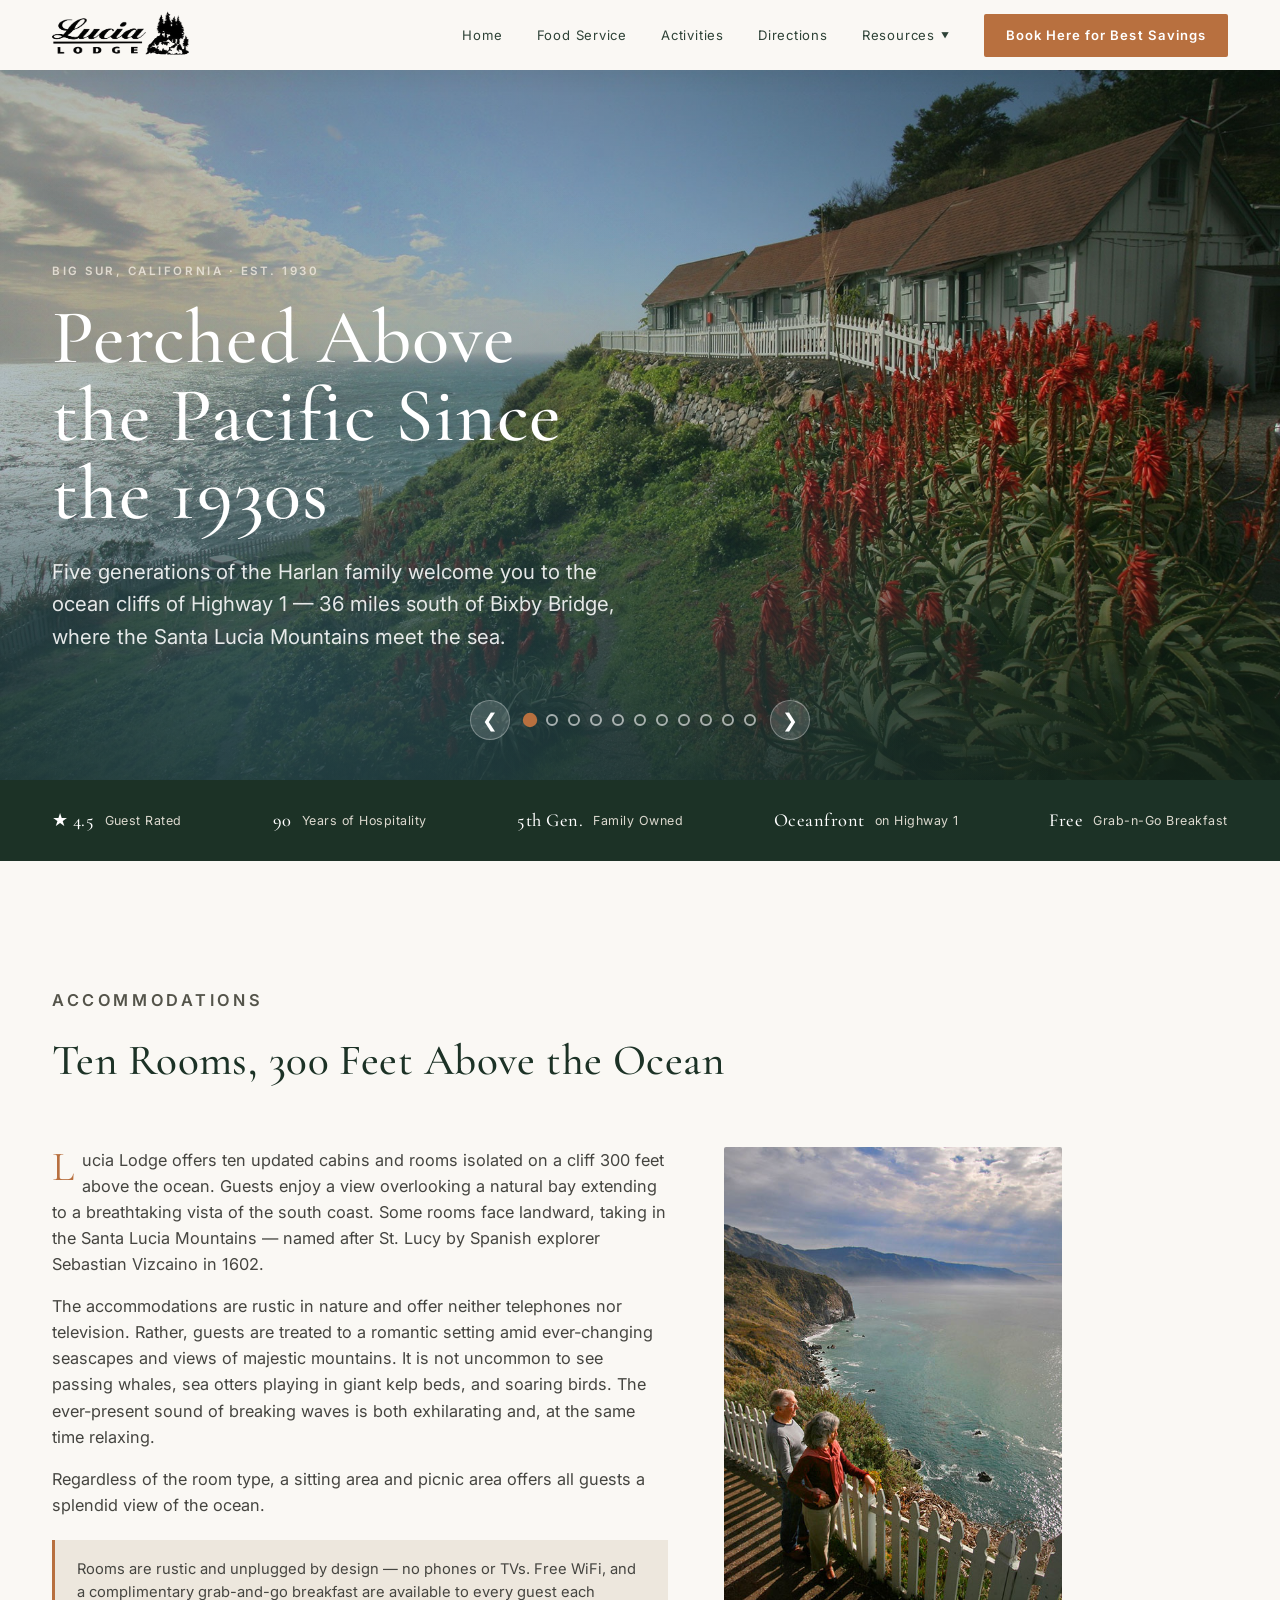
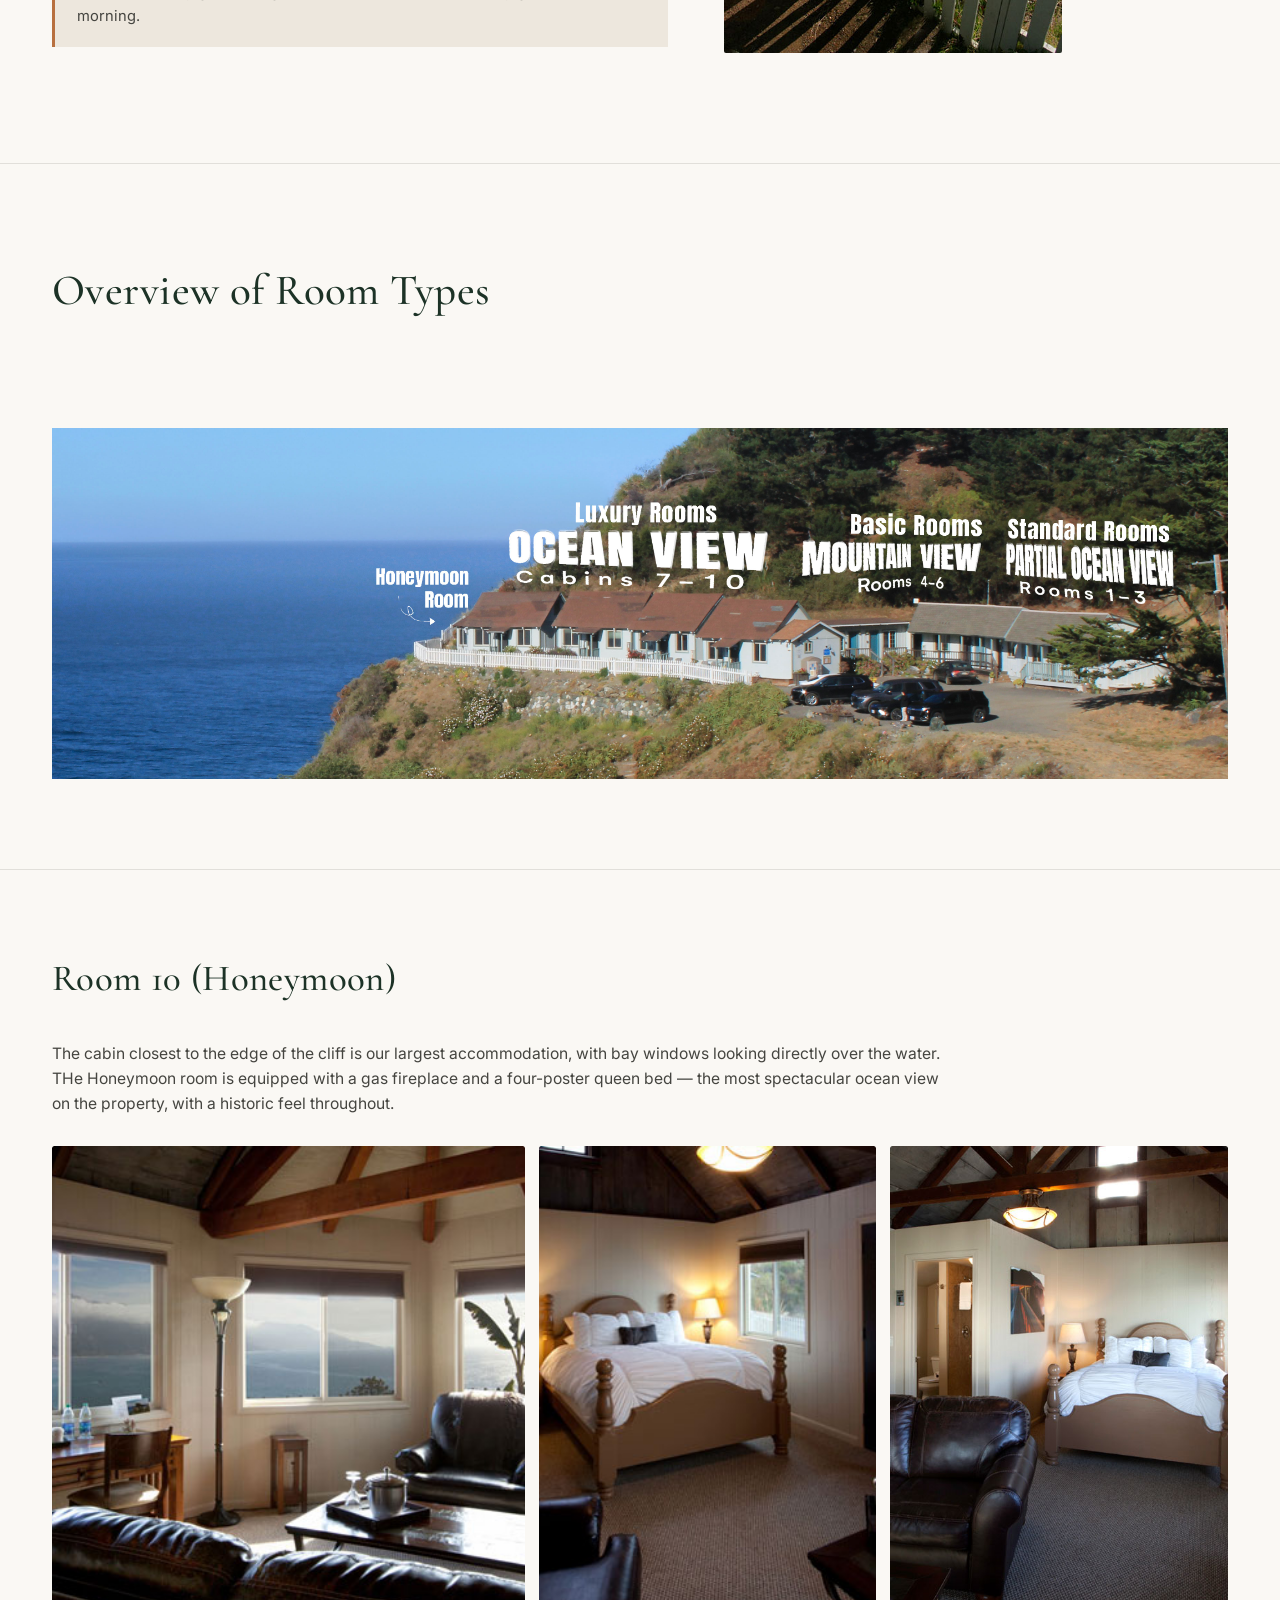
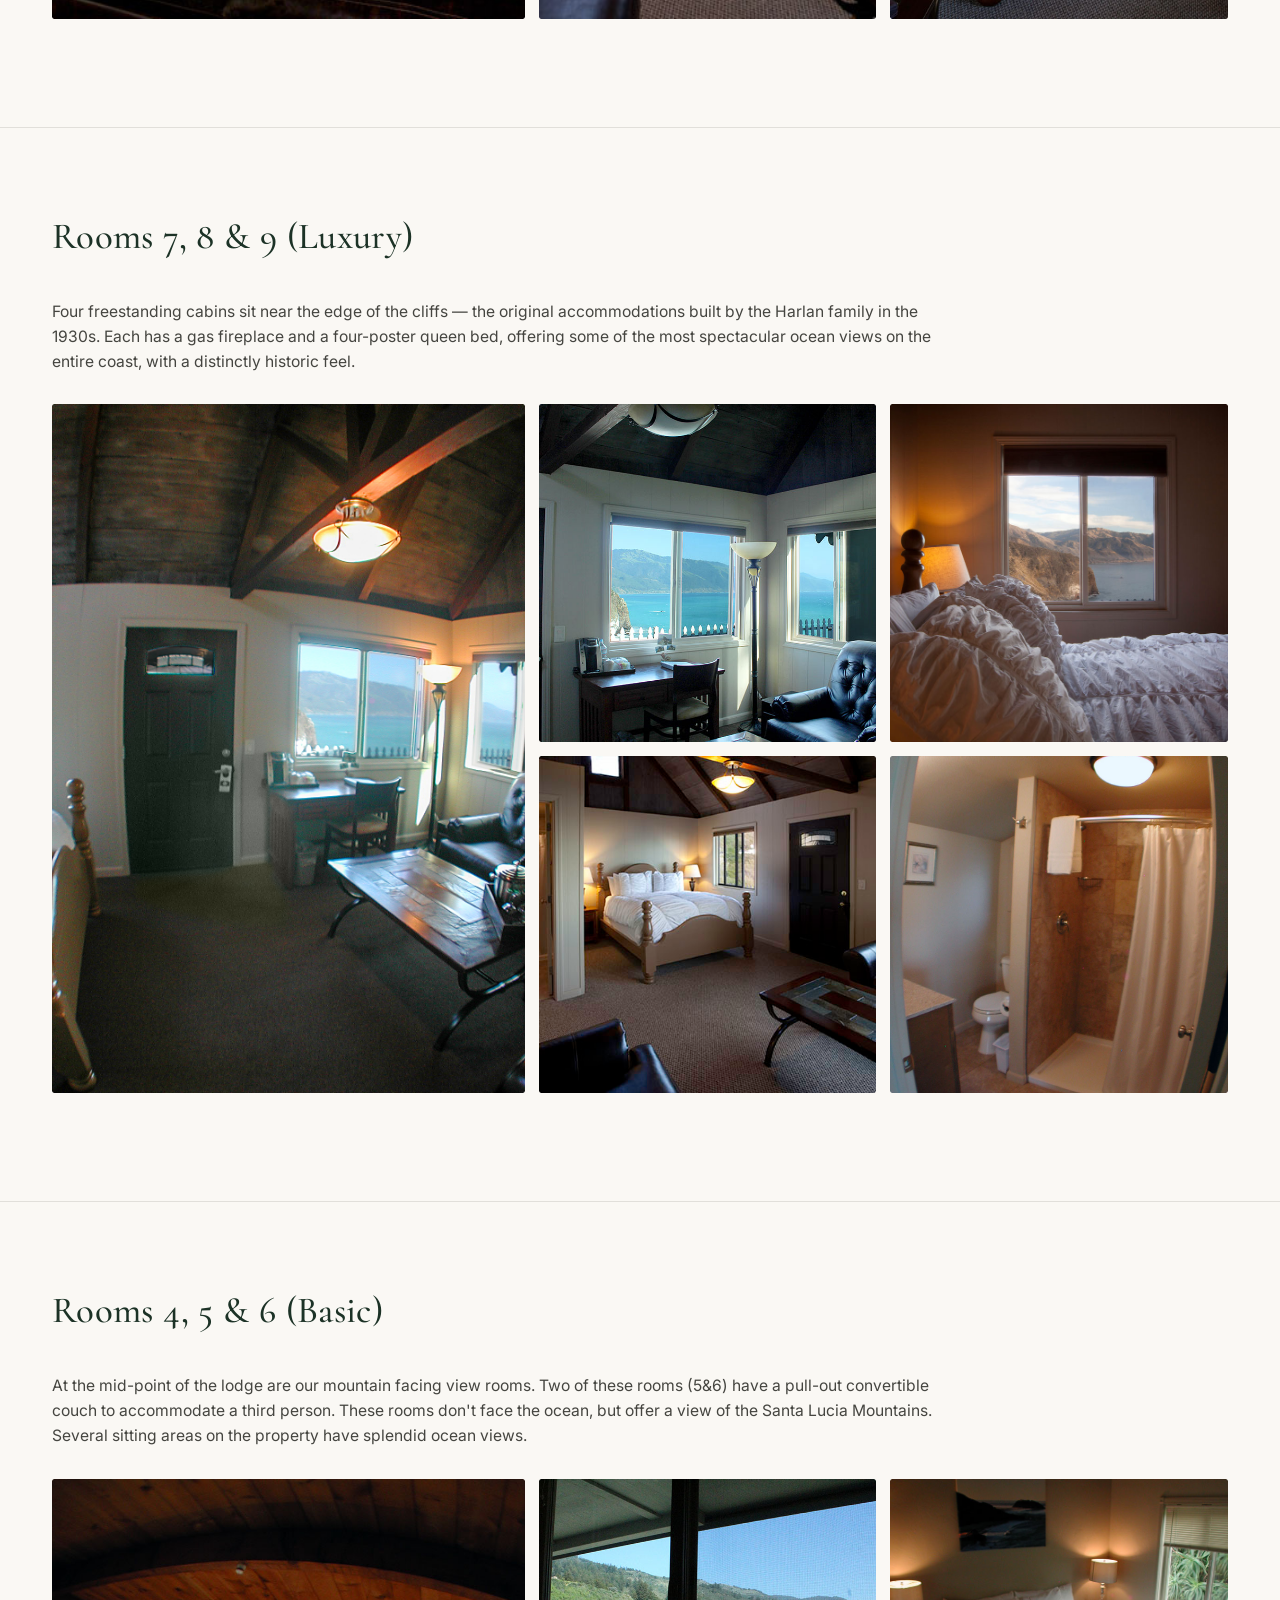
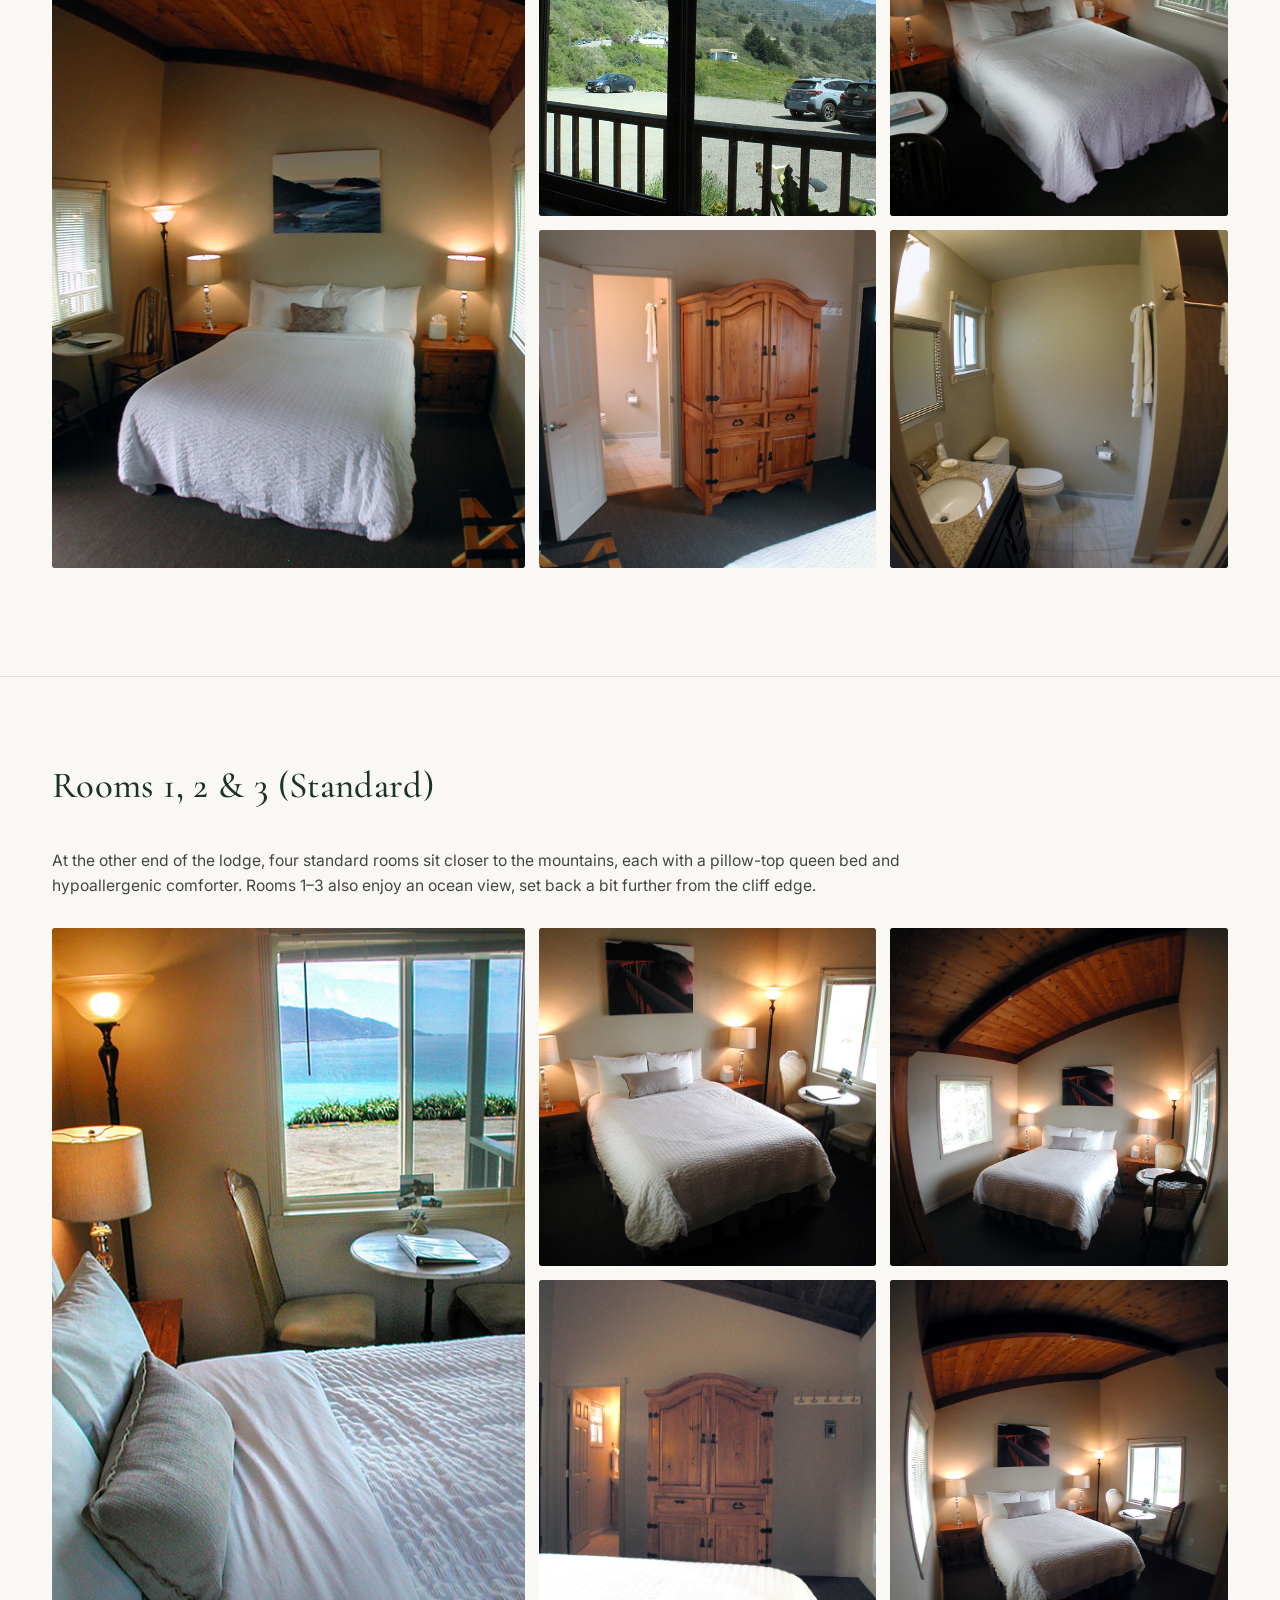
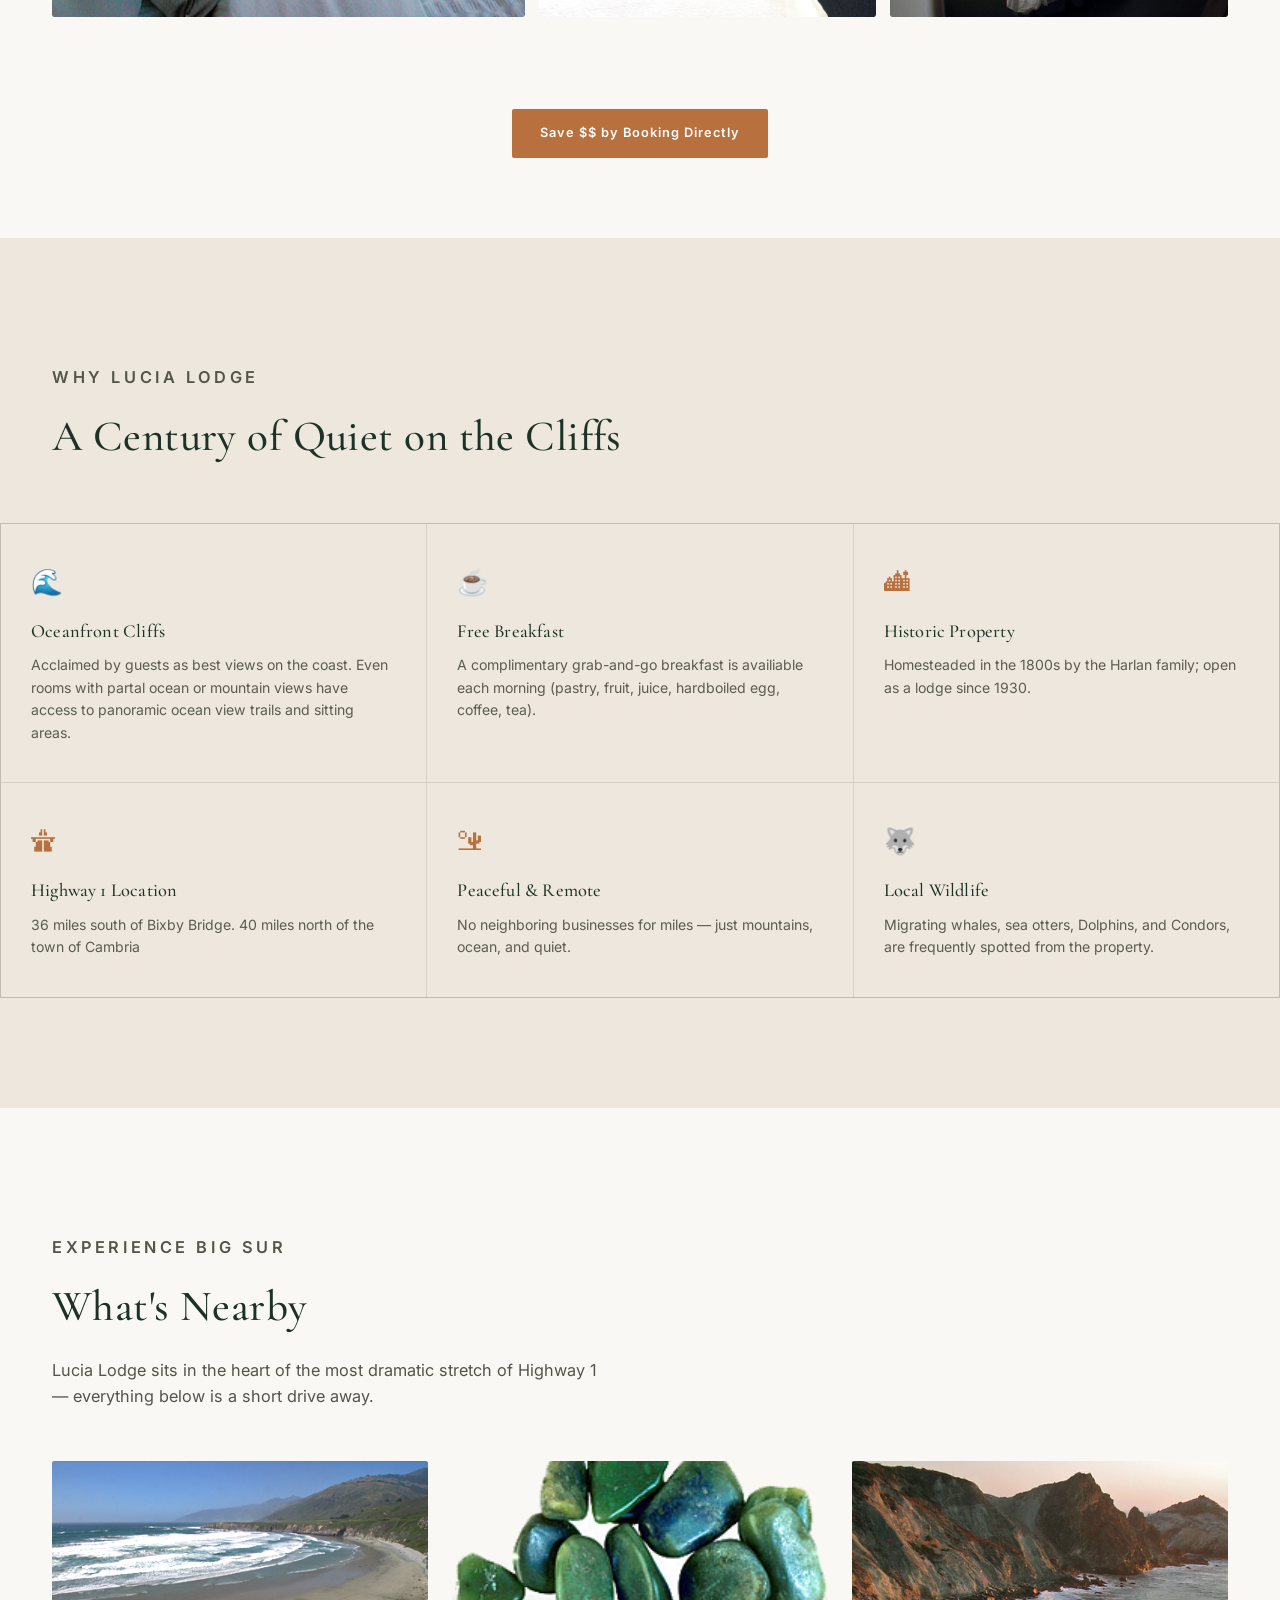
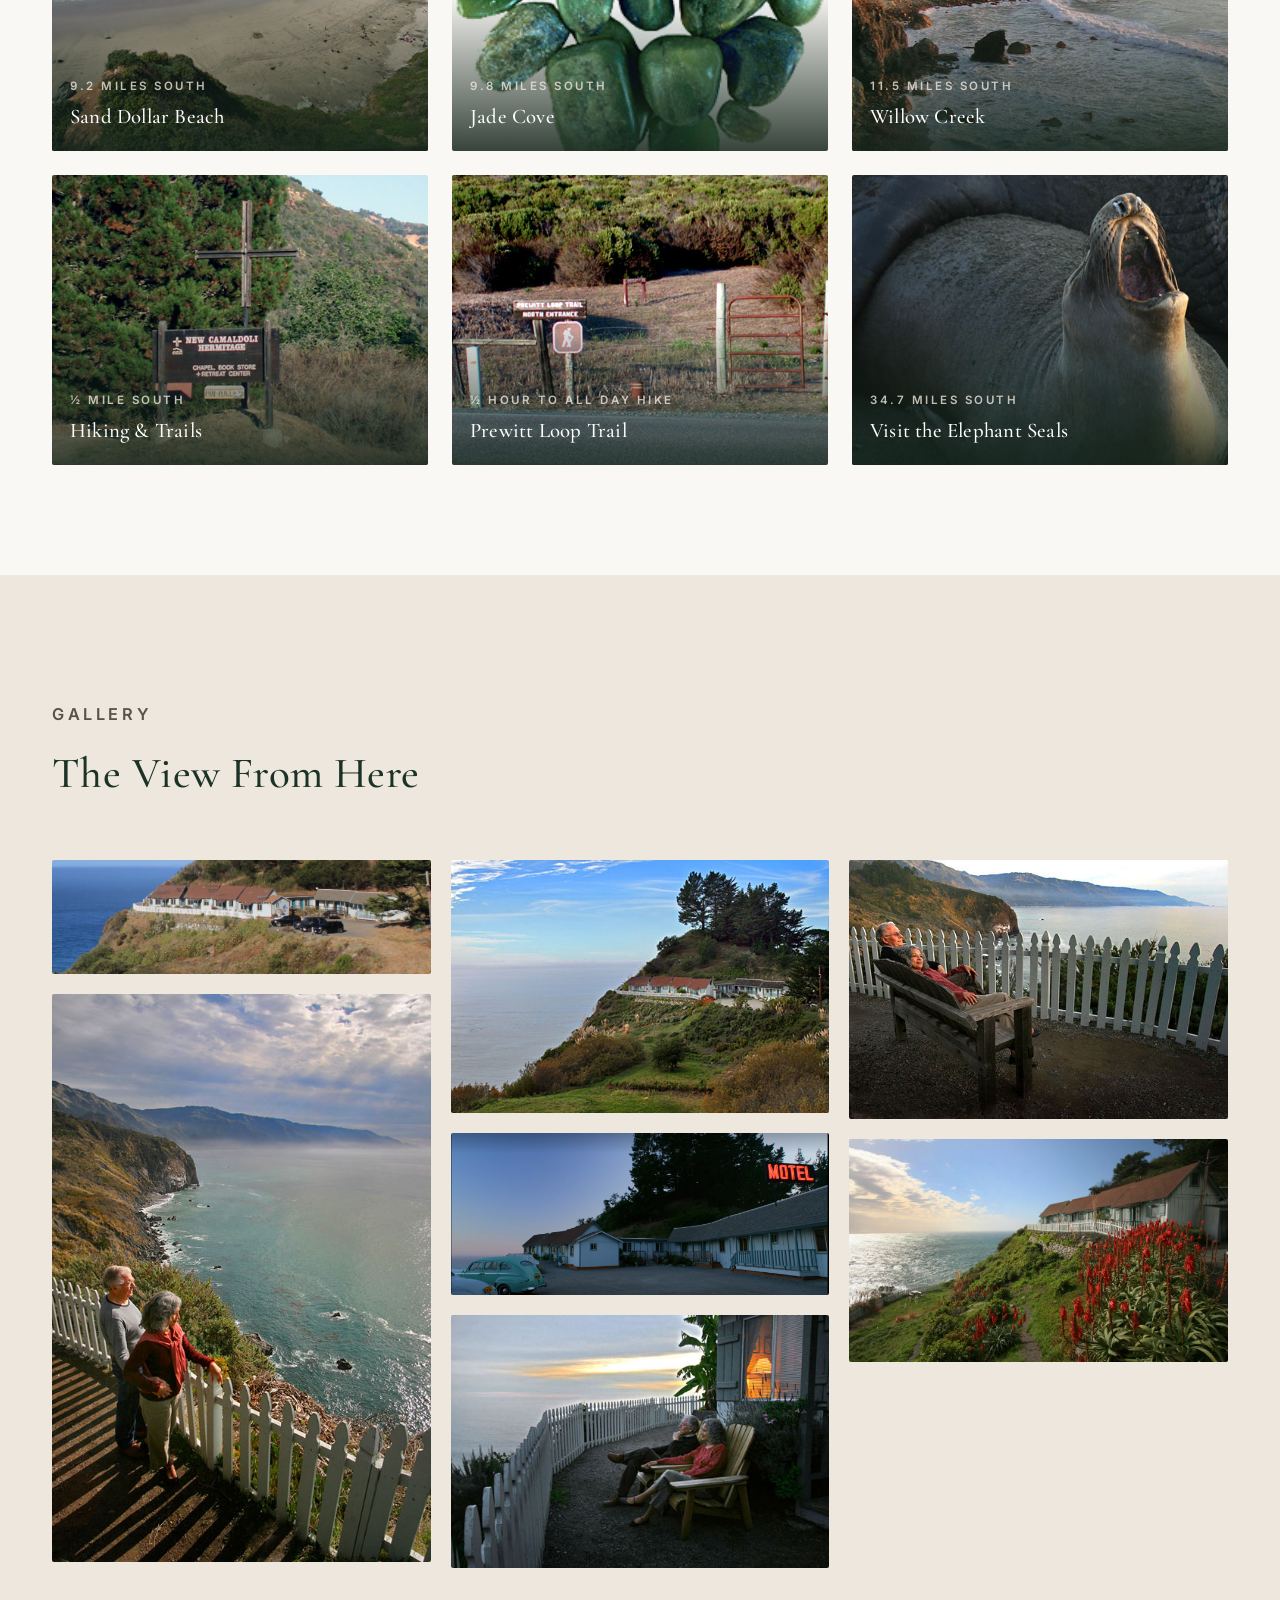
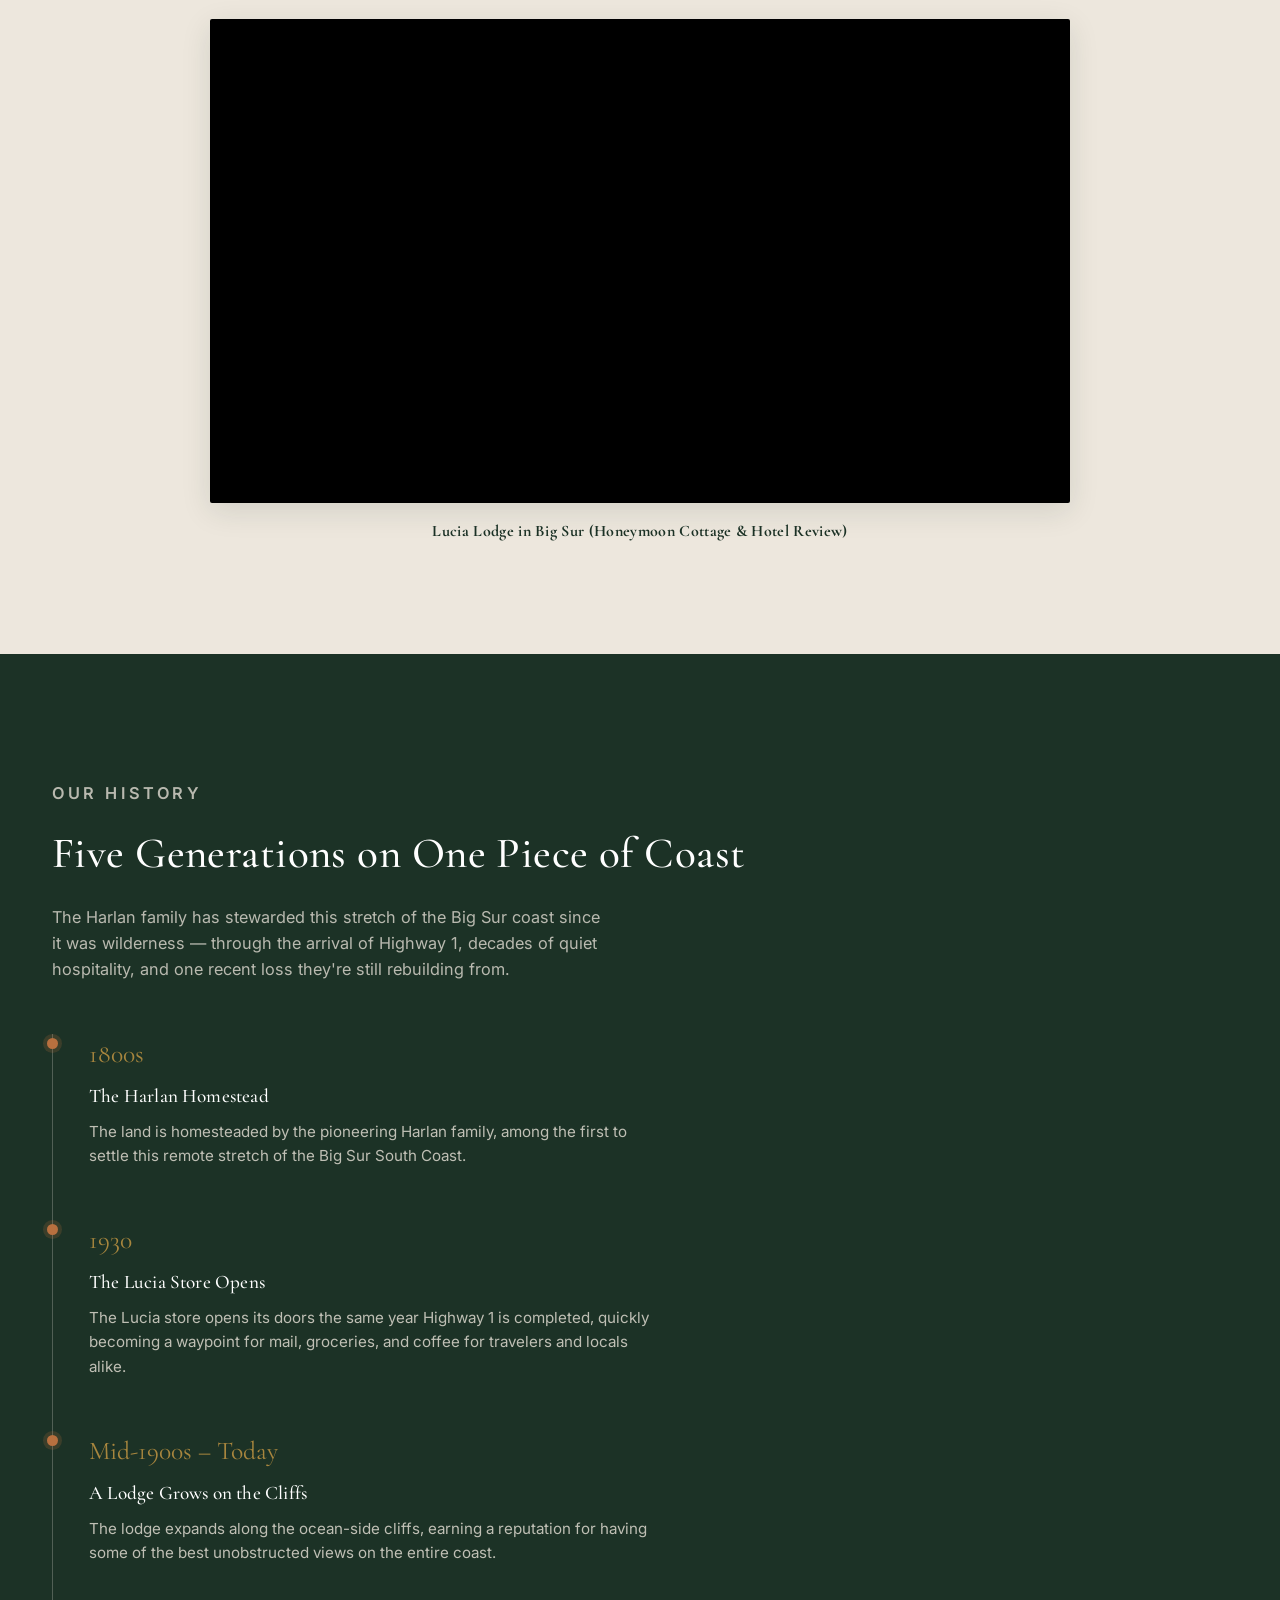
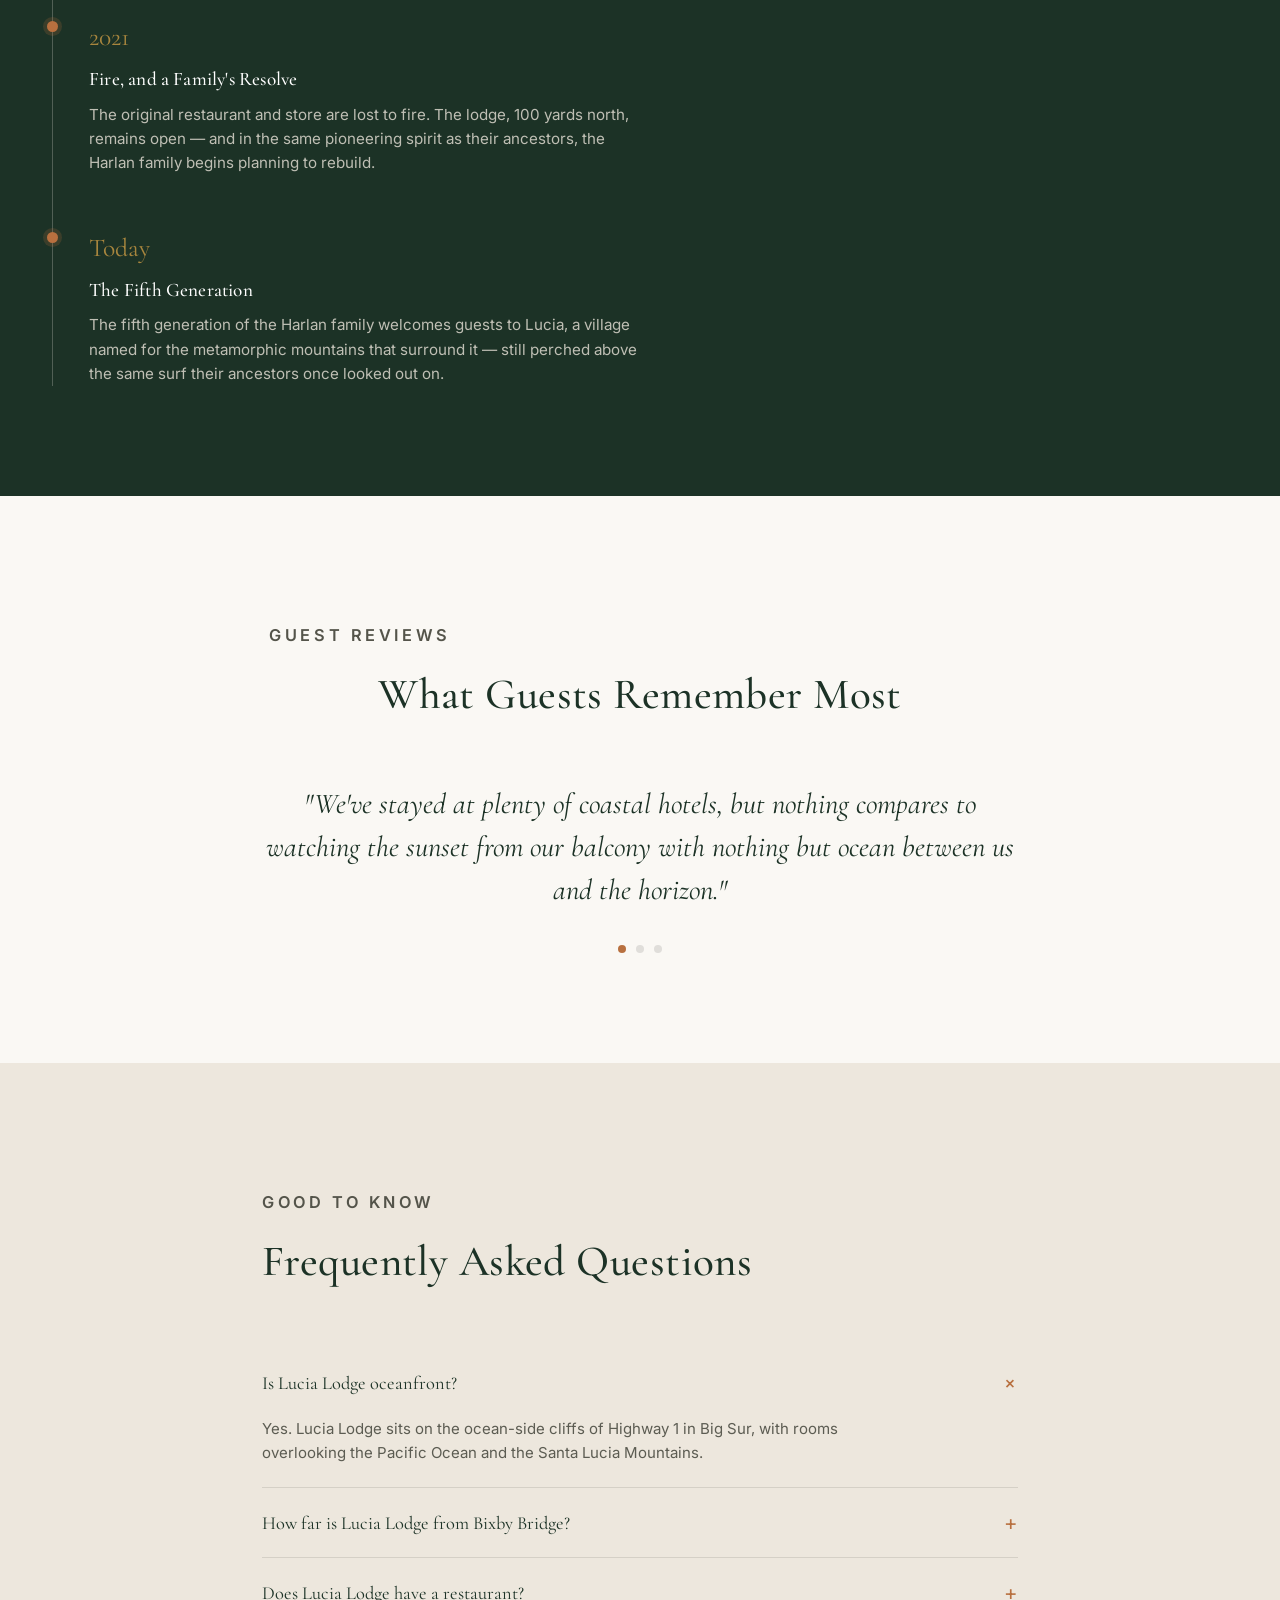
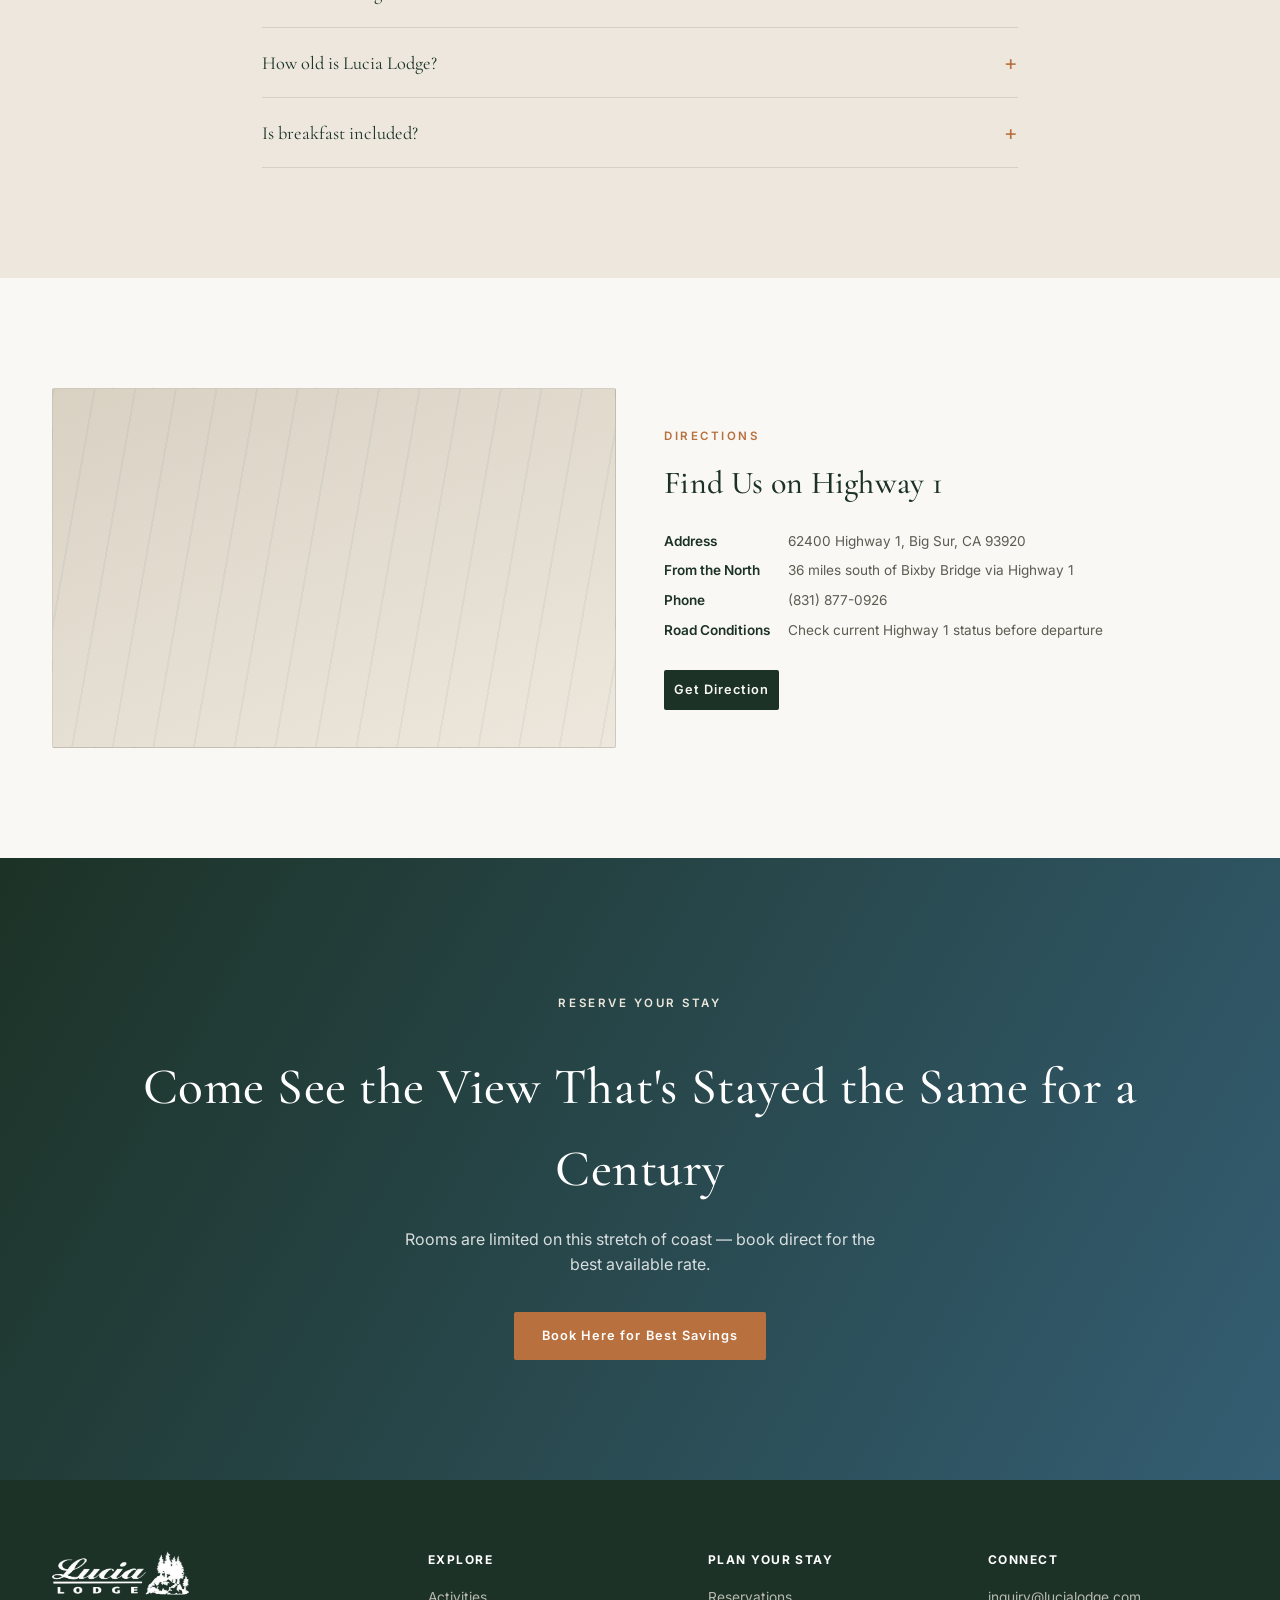
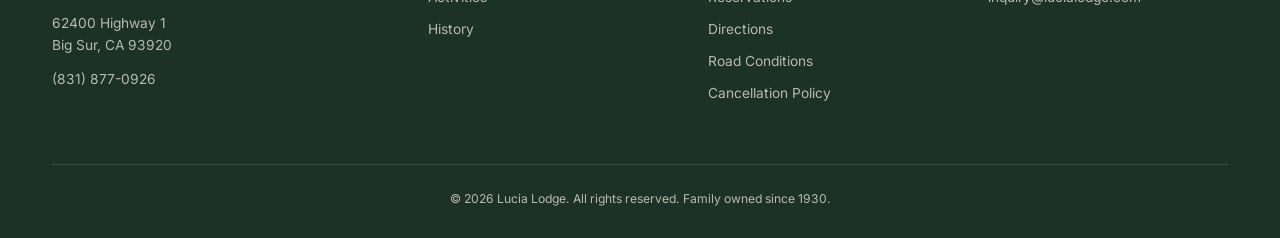
<file: index.html>
<!DOCTYPE html>
<html lang="en">
<head>
<meta charset="UTF-8">
<meta name="viewport" content="width=device-width, initial-scale=1.0">
<title>Lucia Lodge | Historic Oceanfront Lodging on Big Sur's Highway 1</title>
<meta name="description" content="Lucia Lodge has perched above the Pacific on California's Big Sur coast since the 1800s. Five generations of the Harlan family welcome you to an oceanfront lodge 36 miles south of Bixby Bridge, with free grab-and-go breakfast and the best views on Highway 1.">
<link rel="canonical" href="https://lucialodge.com/">
<link rel="icon" type="image/x-icon" href="media/home/favicon.ico">
<link rel="icon" type="image/x-icon" href="media/home/favicon.ico">

<!-- Open Graph -->
<meta property="og:type" content="website">
<meta property="og:title" content="Lucia Lodge | Historic Oceanfront Lodging on Big Sur's Highway 1">
<meta property="og:description" content="Five generations of the Harlan family. One unbroken view of the Big Sur coast since the 1800s.">
<meta property="og:url" content="https://lucialodge.com/">
<meta property="og:site_name" content="Lucia Lodge">

<!-- Twitter -->
<meta name="twitter:card" content="summary_large_image">
<meta name="twitter:title" content="Lucia Lodge | Historic Oceanfront Lodging on Big Sur's Highway 1">
<meta name="twitter:description" content="Five generations of the Harlan family. One unbroken view of the Big Sur coast since the 1800s.">

<link rel="preconnect" href="https://fonts.googleapis.com">
<link rel="preconnect" href="https://fonts.gstatic.com" crossorigin>
<link href="https://fonts.googleapis.com/css2?family=Cormorant+Garamond:ital,wght@0,400;0,500;0,600;1,400&family=Inter:wght@400;500;600&display=swap" rel="stylesheet">

<!-- Structured data: Hotel -->
<script type="application/ld+json">
{
  "@context": "https://schema.org",
  "@type": "Hotel",
  "name": "Lucia Lodge",
  "description": "Historic oceanfront lodge on California's Big Sur coast, family-owned by the Harlan family since the 1800s, 36 miles south of Bixby Bridge on Highway 1.",
  "url": "https://lucialodge.com/",
  "telephone": "+1-831-877-0926",
  "priceRange": "$$$",
  "starRating": { "@type": "Rating", "ratingValue": "4.5" },
  "address": {
    "@type": "PostalAddress",
    "streetAddress": "62400 Highway 1",
    "addressLocality": "Big Sur",
    "addressRegion": "CA",
    "postalCode": "93920",
    "addressCountry": "US"
  },
  "geo": { "@type": "GeoCoordinates", "latitude": 36.0089, "longitude": -121.4739 },
  "amenityFeature": [
    { "@type": "LocationFeatureSpecification", "name": "Free Grab-and-Go Breakfast", "value": true },
    { "@type": "LocationFeatureSpecification", "name": "Ocean View Rooms", "value": true },
    { "@type": "LocationFeatureSpecification", "name": "Free WiFi", "value": true }
  ]
}
</script>

<!-- Structured data: LocalBusiness -->
<script type="application/ld+json">
{
  "@context": "https://schema.org",
  "@type": "LodgingBusiness",
  "name": "Lucia Lodge",
  "image": "https://lucialodge.com/og-image.jpg",
  "telephone": "+1-831-877-0926",
  "address": {
    "@type": "PostalAddress",
    "streetAddress": "62400 Highway 1",
    "addressLocality": "Big Sur",
    "addressRegion": "CA",
    "postalCode": "93920",
    "addressCountry": "US"
  },
  "foundingDate": "1930"
}
</script>

<!-- Structured data: FAQ -->
<script type="application/ld+json">
{
  "@context": "https://schema.org",
  "@type": "FAQPage",
  "mainEntity": [
    {
      "@type": "Question",
      "name": "Is Lucia Lodge oceanfront?",
      "acceptedAnswer": { "@type": "Answer", "text": "Yes. Lucia Lodge sits on the ocean-side cliffs of Highway 1 in Big Sur, with rooms overlooking the Pacific Ocean and the Santa Lucia Mountains." }
    },
    {
      "@type": "Question",
      "name": "How far is Lucia Lodge from Bixby Bridge?",
      "acceptedAnswer": { "@type": "Answer", "text": "Lucia Lodge is approximately 36 miles south of Bixby Bridge along Highway 1, one of the most scenic stretches of the Big Sur coast." }
    },
    {
      "@type": "Question",
      "name": "Does Lucia Lodge have a restaurant?",
      "acceptedAnswer": { "@type": "Answer", "text": "Lucia Lodge's original restaurant and general store were lost to fire in late 2021. The lodge itself, located just north of the former restaurant site, remains open and offers a complimentary grab-and-go breakfast each morning." }
    },
    {
      "@type": "Question",
      "name": "How old is Lucia Lodge?",
      "acceptedAnswer": { "@type": "Answer", "text": "The land was homesteaded by the Harlan family in the 1800s. The Lucia store opened in 1930 alongside Highway 1, and the property is now stewarded by the fifth generation of the Harlan family." }
    },
    {
      "@type": "Question",
      "name": "Is breakfast included at Lucia Lodge?",
      "acceptedAnswer": { "@type": "Answer", "text": "Yes, a complimentary grab-and-go breakfast is offered to all guests each morning." }
    }
  ]
}
</script>

<!-- Structured data: Breadcrumb -->
<script type="application/ld+json">
{
  "@context": "https://schema.org",
  "@type": "BreadcrumbList",
  "itemListElement": [
    { "@type": "ListItem", "position": 1, "name": "Home", "item": "https://lucialodge.com/" }
  ]
}
</script>

<style>
  :root{
    --forest:#284734;
    --forest-deep:#1c3226;
    --ocean:#345E73;
    --sand:#EDE7DD;
    --cream:#FAF8F4;
    --copper:#B8703F;
    --gold:#A8863E;
    --ink:#2A2A24;
    --line: rgba(42,42,36,0.12);
    --serif: 'Cormorant Garamond', Georgia, serif;
    --sans: 'Inter', -apple-system, BlinkMacSystemFont, sans-serif;
    --max: 1240px;
    --radius: 2px;
  }

  *{ box-sizing:border-box; margin:0; padding:0; }
  html{ scroll-behavior:smooth; }
  @media (prefers-reduced-motion: reduce){
    html{ scroll-behavior:auto; }
    *{ animation-duration:0.001ms !important; animation-iteration-count:1 !important; transition-duration:0.001ms !important; }
  }

  body{
    font-family:var(--sans);
    color:var(--ink);
    background:var(--cream);
    line-height:1.6;
    -webkit-font-smoothing:antialiased;
    padding-top: 60px; /* Space for fixed navbar */
  }

  img{ max-width:100%; display:block; }
  a{ color:inherit; text-decoration:none; }
  ul{ list-style:none; }
  button{ font-family:inherit; cursor:pointer; }

  :focus-visible{
    outline: 2px solid var(--copper);
    outline-offset: 3px;
  }

  h1,h2,h3,h4{
    font-family:var(--serif);
    font-weight:500;
    color:var(--forest-deep);
    letter-spacing:0.01em;
  }

  .eyebrow{
    font-family:var(--sans);
    font-size:0.72rem;
    letter-spacing:0.22em;
    text-transform:uppercase;
    color:var(--copper);
    font-weight:600;
  }

  .wrap{ max-width:var(--max); margin:0 auto; padding:0 32px; }
  @media (max-width:640px){ .wrap{ padding:0 20px; } }

  section{ position:relative; }

  /* ============ NAV ============ */
  /* header.site-nav{
    position:fixed; 
    top:0; 
    left:0; 
    right:0; 
    z-index:50;
    padding:14px 0;
    background:var(--cream);
    box-shadow:0 2px 24px rgba(28,50,38,0.08);
    transition: background 0.35s ease, box-shadow 0.35s ease, padding 0.35s ease;
  }
  header.site-nav .wrap{
    display:flex; 
    align-items:center; 
    justify-content:space-between;
  }
  .logo{
    font-family:var(--serif);
    font-size:1.6rem;
    color:var(--forest-deep);
    letter-spacing:0.04em;
    transition:color 0.35s ease;
    display:flex; 
    flex-direction:column; 
    line-height:1;
  }
  .logo span{
    font-family:var(--sans);
    font-size:0.58rem;
    letter-spacing:0.35em;
    font-weight:500;
    margin-top:4px;
    color:var(--ocean);
    transition:color 0.35s ease;
  }
  .nav-links{ 
    display:flex; 
    align-items:center; 
    gap:34px; 
  }
  .nav-links a{
    font-size:0.82rem;
    letter-spacing:0.06em;
    color:var(--forest-deep);
    transition:color 0.35s ease, opacity 0.2s ease;
    opacity:0.92;
  }
  .nav-links a:hover{ 
    opacity:1; 
    color:var(--copper);
  }
  .nav-links a.book-btn{
    background:var(--copper);
    color:#fff !important;
    padding:11px 22px;
    border-radius:var(--radius);
    letter-spacing:0.08em;
    font-weight:600;
    opacity:1;
  }
  .nav-links a.book-btn:hover{ 
    background:#a05f34; 
    color:#fff !important;
  }

  .nav-toggle{
    display:none;
    background:none; 
    border:none; 
    color:var(--forest-deep);
    font-size:1.6rem; 
    line-height:1;
  }

  @media (max-width:920px){
    .nav-links{
      position:fixed; 
      top:0; 
      right:0; 
      height:100vh; 
      width:min(320px,80vw);
      background:var(--forest-deep); 
      flex-direction:column; 
      justify-content:center;
      align-items:flex-start; 
      gap:26px; 
      padding:40px;
      transform:translateX(100%); 
      transition:transform 0.4s ease;
    }
    .nav-links.open{ 
      transform:translateX(0); 
    }
    .nav-links a{ 
      color:var(--sand) !important; 
      font-size:1rem; 
    }
    .nav-toggle{ 
      display:block; 
      z-index:60; 
    }
  } 
  @media (max-width:920px){
    .nav-links{ position:fixed; top:0; right:0; height:100vh; width:min(320px,80vw); background:var(--forest-deep); flex-direction:column; justify-content:center; align-items:flex-start; gap:24px; padding:40px; transform:translateX(100%); transition:transform .4s ease; z-index: 55;}
    .nav-links.open{ transform:translateX(0); }
    .nav-links a{ color:var(--sand) !important; font-size:1rem; }
    .nav-toggle{ display:block; z-index:60; }
  }*/
  /* ============ HERO SLIDER ============ */
  .hero{
    height:80vh; 
    min-height:600px;
    display:flex; 
    align-items:flex-end;
    position:relative; 
    overflow:hidden;
  }
  
  .hero-slides {
    position: absolute;
    inset: 0;
    display: flex;
    transition: transform 0.8s ease-in-out;
  }
  
  .hero-slide {
    min-width: 100%;
    height: 100%;
    background-size: cover;
    background-position: center;
    position: relative;
  }
  
  .hero-slide::before {
    content: "";
    position: absolute;
    inset: 0;
    background:
      radial-gradient(ellipse at 20% 85%, rgba(52,94,115,0.55), transparent 60%),
      linear-gradient(0deg, rgba(20,37,28,0.85) 0%, rgba(20,37,28,0.15) 45%, rgba(20,37,28,0.35) 100%);
  }
  
  /* .hero-slide:nth-child(1) {
    background-image: url("media/home/slider/1-lucia-lodge-cabins-1-10.jpg");
  } */
  
  .hero-slide:nth-child(1) {
    background-image: url("media/home/slider/2-lucia-lodge-ocean-view-cabins-6-10.jpg");
  }
  
  .hero-slide:nth-child(2) {
    background-image: url("media/images/Exterior-building/lucia-lodge-ocean-view-accommodation.jpg");
  }
  /* .hero-slide:nth-child(3) {
    background-image: url("media/home/slider/4-honeymoon-1.png");
  } */
  .hero-slide:nth-child(3) {
    background-image: url("media/home/view-from/1.lodge-coastal-cabins-highway-1.jpg");
    /* background-image: url("media/home/slider/5-honeymoon-3.png"); */
  }
  .hero-slide:nth-child(4) {
    background-image: url("media/home/slider/6-oceanview-3.png");
  }
  .hero-slide:nth-child(5) {
    background-image: url("media/home/slider/7-oceanview-2.png");
  }
  .hero-slide:nth-child(6) {
    background-image: url("media/images/Room8-Interior/room8-bedroom-seating-area-ocean-view.jpg");
  }
  .hero-slide:nth-child(7) {
    background-image: url("media/images/Room9-Interior/room9-bedroom-exposed-beam-ceiling.jpg");
  }
  .hero-slide:nth-child(8) {
    background-image: url("media//images/Room10-Interior/room10-lounge-area-ocean-view.jpg");
  }
 .hero-slide:nth-child(9) {
    background-image: url("media/images/Room1-Interior/lucia-lodge-room-1-ocean-view-bedroom.jpg");
  }
  .hero-slide:nth-child(10) {
    background-image: url("media/images/Room2-Interior/room2-lucia-lodge-ocean-view-bedroom-big-sur.jpg");
  } 
  .hero-slide:nth-child(11) {
    background-image: url("media/images/Room7-Interior/room7-bedroom-open-beam-vaulted-ceiling.jpg");
  } 
  /* Fallback if images don't exist */
  /* .hero-slide:nth-child(2) {
    background-color: var(--ocean);
  }
  .hero-slide:nth-child(3) {
    background-color: var(--forest);
  } */

  .hero-content{
    position:relative; 
    z-index:2; 
    color:#fff;
    padding:0 32px 90px; 
    max-width:var(--max); 
    margin:0 auto; 
    width:100%;
  }
  .hero-content .eyebrow{ 
    color:var(--sand); 
    opacity:0.85; 
  }
  .hero h1{
    color:#fff; 
    font-size:clamp(2.6rem, 6vw, 5.2rem);
    font-weight:500; 
    line-height:1.02; 
    margin:18px 0 22px;
    max-width:15ch;
  }
  .hero p.sub{
    font-size:clamp(1.05rem,1.6vw,1.3rem);
    max-width:46ch; 
    color:rgba(255,255,255,0.88);
    font-weight:400; 
    margin-bottom:36px;
  }

  /* Slider controls */
  .slider-controls {
    position: absolute;
    bottom: 40px;
    left: 50%;
    transform: translateX(-50%);
    z-index: 10;
    display: flex;
    gap: 14px;
    align-items: center;
  }
  
  .slider-dots {
    display: flex;
    gap: 10px;
  }
  
  .slider-dot {
    width: 12px;
    height: 12px;
    border-radius: 50%;
    border: 2px solid rgba(255,255,255,0.6);
    background: transparent;
    padding: 0;
    cursor: pointer;
    transition: all 0.3s ease;
  }
  
  .slider-dot.active {
    background: var(--copper);
    border-color: var(--copper);
    transform: scale(1.2);
  }
  
  .slider-dot:hover {
    transform: scale(1.2);
  }
  
  .slider-btn {
    background: rgba(255,255,255,0.15);
    border: 1px solid rgba(255,255,255,0.3);
    color: #fff;
    width: 40px;
    height: 40px;
    border-radius: 50%;
    font-size: 1.2rem;
    cursor: pointer;
    transition: all 0.3s ease;
    display: flex;
    align-items: center;
    justify-content: center;
  }
  
  .slider-btn:hover {
    background: rgba(255,255,255,0.3);
    transform: scale(1.1);
  }
  
  /* .scroll-cue{
    position:absolute; 
    bottom:28px; 
    right:32px; 
    z-index:5;
    color:rgba(255,255,255,0.7); 
    font-size:0.68rem; 
    letter-spacing:0.2em;
    writing-mode:vertical-rl; 
    display:flex; 
    align-items:center; 
    gap:10px;
  }
  .scroll-cue::after{ 
    content:""; 
    width:1px; 
    height:44px; 
    background:rgba(255,255,255,0.5); 
  }
  @media (max-width:640px){ 
    .scroll-cue{ display:none; } 
  } */

  /* ============ TRUST BAR ============ */
  .trust-bar{
    background:var(--forest-deep); 
    color:var(--sand);
    padding:26px 0;
  }
  .trust-bar .wrap{
    display:flex; 
    flex-wrap:wrap; 
    justify-content:space-between; 
    gap:18px;
  }
  .trust-item{
    display:flex; 
    align-items:center; 
    gap:10px;
    font-size:0.78rem; 
    letter-spacing:0.04em;
    color:rgba(237,231,221,0.92);
  }
  .trust-item strong{ 
    font-family:var(--serif); 
    font-size:1.15rem; 
    color:#fff; 
    font-weight:500; 
  }

  /* ============ SECTION HEADERS ============ */
  .section-head{ 
    margin-bottom:52px; 
  }
  .section-head h2{ 
    font-size:clamp(1.9rem,3.4vw,2.7rem); 
    margin-top:12px; 
  }
  .section-head p{ 
    margin-top:16px; 
    color:#54544a; 
    font-size:1.02rem; 
    max-width:56ch; 
  }
  .section-pad{ 
    padding:110px 0; 
  }
  @media (max-width:640px){ 
    .section-pad{ 
      padding:70px 0; 
    } 
  }



  /* ============ ROOMS ============ */
  .rooms-grid{
    display:grid; 
    grid-template-columns:repeat(3,1fr); 
    gap:28px;
  }
  @media (max-width:900px){ 
    .rooms-grid{ 
      grid-template-columns:1fr; 
    } 
  }
  .room-card{
    background:#fff; 
    border:1px solid var(--line); 
    border-radius:var(--radius);
    overflow:hidden; 
    transition:box-shadow 0.3s ease, transform 0.3s ease;
  }
  .room-card:hover{ 
    box-shadow:0 18px 40px rgba(28,50,38,0.12); 
    transform:translateY(-4px); 
  }
  .room-photo{
    height:230px; 
    position:relative; 
    overflow:hidden;
  }
  .room-photo img{ 
    width:100%; 
    height:100%; 
    object-fit:cover; 
    transition:transform 0.6s ease; 
  }
  .room-card:hover .room-photo img{ 
    transform:scale(1.06); 
  }
  .room-price-tag{
    position:absolute; 
    bottom:14px; 
    left:14px;
    background:rgba(28,50,38,0.85); 
    color:#fff;
    font-size:0.72rem; 
    letter-spacing:0.06em; 
    padding:7px 12px; 
    border-radius:var(--radius);
  }
  .room-body{ 
    padding:24px; 
  }
  .room-body h3{ 
    font-size:1.4rem; 
    margin-bottom:8px; 
  }
  .room-body p{ 
    color:#5c5c52; 
    font-size:0.92rem; 
    margin-bottom:14px; 
  }
  .room-amenities{ 
    display:flex; 
    flex-wrap:wrap; 
    gap:8px; 
    margin-bottom:18px; 
  }
  .room-amenities span{
    font-size:0.68rem; 
    letter-spacing:0.04em; 
    text-transform:uppercase;
    color:var(--ocean); 
    background:rgba(52,94,115,0.08); 
    padding:5px 10px; 
    border-radius:20px;
  }
  .room-book{
    display:inline-block; 
    font-size:0.78rem; 
    font-weight:600; 
    letter-spacing:0.05em;
    color:var(--forest-deep); 
    border-bottom:1px solid var(--copper); 
    padding-bottom:3px;
  }
  .room-book:hover{ 
    color:var(--copper); 
  }

  /* ============ WHY GRID ============ */
  .why-section{ 
    background:var(--sand); 
  }
  .why-grid{ 
    display:grid; 
    grid-template-columns:repeat(3,1fr); 
    gap:1px; 
    background:var(--line); 
    border:1px solid var(--line); 
  }
  @media (max-width:900px){ 
    .why-grid{ 
      grid-template-columns:1fr 1fr; 
    } 
  }
  @media (max-width:560px){ 
    .why-grid{ 
      grid-template-columns:1fr; 
    } 
  }
  .why-item{ 
    background:var(--sand); 
    padding:38px 30px; 
  }
  .why-item .icon{ 
    font-size:1.6rem; 
    color:var(--copper); 
    margin-bottom:14px; 
    display:block; 
  }
  .why-item h4{ 
    font-size:1.15rem; 
    margin-bottom:8px; 
  }
  .why-item p{ 
    font-size:0.88rem; 
    color:#5c5c52; 
  }

  /* ============ EXPERIENCE ============ */
  .exp-grid{
    display:grid; 
    grid-template-columns:repeat(3,1fr); 
    gap:24px;
  }
  @media (max-width:900px){ 
    .exp-grid{ 
      grid-template-columns:1fr 1fr; 
    } 
  }
  @media (max-width:600px){ 
    .exp-grid{ 
      grid-template-columns:1fr; 
    } 
  }
  .exp-card{ 
    position:relative; 
    height:290px; 
    border-radius:var(--radius); 
    overflow:hidden; 
  }
  .exp-card img{ 
    width:100%; 
    height:100%; 
    object-fit:cover; 
    transition:transform 0.6s ease; 
  }
  .exp-card:hover img{ 
    transform:scale(1.08); 
  }
  .exp-card::after{
    content:""; 
    position:absolute; 
    inset:0;
    background:linear-gradient(0deg, rgba(20,37,28,0.85), rgba(20,37,28,0) 55%);
  }
  .exp-label{
    position:absolute; 
    bottom:18px; 
    left:18px; 
    z-index:2; 
    color:#fff;
  }
  .exp-label .eyebrow{ 
    color:var(--sand); 
    opacity:0.8; 
  }
  .exp-label h4{ 
    font-family:var(--serif); 
    font-size:1.3rem; 
    color:#fff; 
    margin-top:4px; 
  }

  /* ============ GALLERY ============ */
  .gallery-masonry{
    columns:3 260px; 
    column-gap:20px;
  }
  .gallery-masonry img{ 
    width:100%; 
    margin-bottom:20px; 
    border-radius:var(--radius); 
    break-inside:avoid; 
  }
  @media (max-width:640px){ 
    .gallery-masonry{ 
      columns:2 160px; 
    } 
  }

  /* ============ HISTORY TIMELINE ============ */
  .history-section{ 
    background:var(--forest-deep); 
    color:var(--sand); 
  }
  .history-section .section-head h2{ 
    color:#fff; 
  }
  .history-section .section-head p{ 
    color:rgba(237,231,221,0.75); 
  }
  .timeline{ 
    position:relative; 
    padding-left:36px; 
    border-left:1px solid rgba(237,231,221,0.25); 
  }
  .t-item{ 
    position:relative; 
    padding-bottom:52px; 
  }
  .t-item:last-child{ 
    padding-bottom:0; 
  }
  .t-item::before{
    content:""; 
    position:absolute; 
    left:-42px; 
    top:4px;
    width:11px; 
    height:11px; 
    border-radius:50%;
    background:var(--copper); 
    box-shadow:0 0 0 4px rgba(184,112,63,0.2);
  }
  .t-year{ 
    font-family:var(--serif); 
    font-size:1.6rem; 
    color:var(--gold); 
    margin-bottom:6px; 
  }
  .t-item h4{ 
    color:#fff; 
    font-size:1.2rem; 
    margin-bottom:8px; 
  }
  .t-item p{ 
    color:rgba(237,231,221,0.78); 
    max-width:56ch; 
    font-size:0.95rem; 
  }

  /* ============ TESTIMONIALS ============ */
  .testi-wrap{ 
    max-width:760px; 
    margin:0 auto; 
    text-align:center; 
    position:relative; 
  }
  .testi-slide{ 
    display:none; 
  }
  .testi-slide.active{ 
    display:block; 
  }
  .testi-slide p.quote{
    font-family:var(--serif); 
    font-size:clamp(1.3rem,2.6vw,1.8rem);
    color:var(--forest-deep); 
    line-height:1.5; 
    font-style:italic;
  }
  .testi-meta{ 
    margin-top:22px; 
    font-size:0.82rem; 
    color:#5c5c52; 
    letter-spacing:0.03em; 
  }
  .testi-meta strong{ 
    color:var(--forest-deep); 
  }
  .testi-dots{ 
    display:flex; 
    justify-content:center; 
    gap:10px; 
    margin-top:34px; 
  }
  .testi-dots button{
    width:8px; 
    height:8px; 
    border-radius:50%; 
    border:none; 
    background:var(--line);
  }
  .testi-dots button.active{ 
    background:var(--copper); 
  }

  /* ============ MAP ============ */
  .map-section{ 
    background:var(--sand); 
  }
  .map-flex{ 
    display:grid; 
    grid-template-columns:1fr 1fr; 
    gap:48px; 
    align-items:center; 
  }
  @media (max-width:860px){ 
    .map-flex{ 
      grid-template-columns:1fr; 
    } 
  }
  .map-visual{
    height:360px; 
    border-radius:var(--radius); 
    position:relative; 
    overflow:hidden;
    background:
      repeating-linear-gradient(100deg, rgba(52,94,115,0.06) 0 2px, transparent 2px 40px),
      linear-gradient(160deg, #d9d2c3 0%, #EDE7DD 100%);
    border:1px solid var(--line);
  }
  .map-pin{
    position:absolute; 
    top:48%; 
    left:38%;
    width:16px; 
    height:16px; 
    background:var(--copper); 
    border-radius:50% 50% 50% 0;
    transform:rotate(-45deg); 
    box-shadow:0 0 0 6px rgba(184,112,63,0.15);
  }
  .map-copy dl{ 
    display:grid; 
    grid-template-columns:auto 1fr; 
    gap:8px 18px; 
    margin:22px 0 28px; 
  }
  .map-copy dt{ 
    font-weight:600; 
    color:var(--forest-deep); 
    font-size:0.85rem; 
  }
  .map-copy dd{ 
    color:#5c5c52; 
    font-size:0.85rem; 
  }

  /* ============ FINAL CTA ============ */

  .final-cta{
    background:linear-gradient(120deg, var(--forest-deep), var(--ocean));
    color:#fff; 
    text-align:center; 
    padding:120px 0;
  }
  .final-cta h2{ 
    color:#fff; 
    font-size:clamp(2.1rem,4vw,3.2rem); 
  }
  .final-cta p{ 
    margin:16px 0 34px; 
    color:rgba(255,255,255,0.82); 
    max-width:50ch; 
    margin-left:auto; 
    margin-right:auto; 
  }
  .cta-row{ display:flex; gap:16px; justify-content:center; flex-wrap:wrap; }
    .btn{ display:inline-block; padding:14px 28px; font-size:.8rem; letter-spacing:.08em; font-weight:600; border-radius:var(--radius); transition:all .25s ease; }
  .btn-primary{ background:var(--copper); color:#fff; }
  .btn-primary:hover{ background:#a05f34; }
  .btn-outline{ border:1px solid rgba(255,255,255,0.55); color:#fff; }
  .btn-outline:hover{ background:rgba(255,255,255,0.12); }
  /* ============ FOOTER ============ */
  footer{ 
    background:var(--forest-deep); 
    color:rgba(237,231,221,0.75); 
    padding:70px 0 30px; 
    font-size:0.86rem; 
  }
  .footer-grid{ 
    display:grid; 
    grid-template-columns:1.4fr 1fr 1fr 1fr; 
    gap:40px; 
    margin-bottom:50px; 
  }
  @media (max-width:760px){ 
    .footer-grid{ 
      grid-template-columns:1fr 1fr; 
    } 
  }
  .footer-grid h5{ 
    color:#fff; 
    font-size:0.75rem; 
    letter-spacing:0.12em; 
    text-transform:uppercase; 
    margin-bottom:16px; 
    font-family:var(--sans); 
  }
  .footer-grid li{ 
    margin-bottom:10px; 
  }
  .footer-grid a:hover{ 
    color:#fff; 
  }
  .footer-logo{ 
    font-family:var(--serif); 
    font-size:1.5rem; 
    color:#fff; 
    margin-bottom:12px; 
  }
    .footer-bottom{ 
    border-top:1px solid rgba(237,231,221,0.15); 
    padding-top:24px; 
    text-align: center;
    flex-wrap:wrap; 
    gap:12px; 
    font-size:0.76rem; 
  }

  /* ============ MOBILE STICKY BOOK ============ */
  .mobile-book{
    display:none; 
    position:fixed; 
    bottom:0; 
    left:0; 
    right:0; 
    z-index:55;
    background:var(--forest-deep); 
    padding:14px 20px;
    box-shadow:0 -4px 16px rgba(0,0,0,0.2);
  }
  .mobile-book a{
    display:block; 
    text-align:center; 
    background:var(--copper); 
    color:#fff;
    padding:14px; 
    border-radius:var(--radius); 
    font-size:0.85rem; 
    letter-spacing:0.06em; 
    font-weight:600;
  }
  @media (max-width:920px){ 
    .mobile-book{ 
      display:block; 
    } 
    body{ 
      padding-bottom:74px; 
    } 
  }

  /* ============ FAQ ============ */
  .faq-item{ 
    border-bottom:1px solid var(--line); 
  }
  .faq-q{
    width:100%; 
    text-align:left; 
    background:none; 
    border:none; 
    padding:22px 0;
    display:flex; 
    justify-content:space-between; 
    align-items:center; 
    gap:20px;
    font-family:var(--serif); 
    font-size:1.15rem; 
    color:var(--forest-deep);
  }
  .faq-q .plus{ 
    font-family:var(--sans); 
    font-size:1.3rem; 
    color:var(--copper); 
    transition:transform 0.3s ease; 
    flex-shrink:0; 
  }
  .faq-item.open .plus{ 
    transform:rotate(45deg); 
  }
  .faq-a{ 
    max-height:0; 
    overflow:hidden; 
    transition:max-height 0.35s ease; 
  }
  .faq-item.open .faq-a{ 
    max-height:200px; 
  }
  .faq-a p{ 
    padding-bottom:22px; 
    color:#5c5c52; 
    max-width:64ch; 
    font-size:0.94rem; 
  }

  .visually-hidden{ 
    position:absolute; 
    width:1px; 
    height:1px; 
    overflow:hidden; 
    clip:rect(0 0 0 0); 
  }
  /* ============ VIDEO RESPONSIVE ============ */
.video-wrapper {
  max-width: 900px;
  margin: 0 auto;
  padding: 0 20px;
}

.video-container {
  position: relative;
  width: 100%;
  padding-bottom: 56.25%; /* 16:9 Aspect Ratio */
  height: 0;
  overflow: hidden;
  border-radius: var(--radius);
  box-shadow: 0 8px 30px rgba(28,50,38,0.12);
  background: #000;
}

.video-container iframe {
  position: absolute;
  top: 0;
  left: 0;
  width: 100%;
  height: 100%;
  border: 0;
}

.video-wrapper figcaption {
  text-align: center;
  margin-top: 16px;
  font-size: 1rem;
  color: var(--forest-deep);
  font-family: var(--serif);
  letter-spacing: 0.02em;
}

/* Mobile adjustments */
@media (max-width: 768px) {
  .video-wrapper {
    padding: 0 12px;
  }
  .video-wrapper figcaption {
    font-size: 0.85rem;
    margin-top: 12px;
  }
}

@media (max-width: 480px) {
  .video-wrapper {
    padding: 0 8px;
  }
  .video-wrapper figcaption {
    font-size: 0.75rem;
    margin-top: 10px;
  }
  .video-container {
    border-radius: 4px;
  }
}

  .intro-flex{ display:grid; grid-template-columns:1.1fr 0.9fr; gap:56px; align-items:start; }
  @media (max-width:900px){ .intro-flex{ grid-template-columns:1fr; } }
  .intro-copy p{ margin-bottom:16px; color:#454540; font-size:1.02rem; }
  .intro-copy .drop{ font-family:var(--serif); font-size:2.6rem; float:left; line-height:.8; padding-right:8px; padding-top:4px; color:var(--copper); }
  .intro-photo img{ border-radius:var(--radius);  max-width: 67% !important;}
  .intro-note{ background:var(--sand); border-left:3px solid var(--copper); padding:18px 22px; margin-top:22px; font-size:.92rem; color:#454540; }
@media (max-width: 1180px) {
  .intro-photo img{ max-width: 100% !important;}
}
  /* ROOM CATEGORY CARDS */
  .cat-block{ border-top:1px solid var(--line); padding:80px 0; }
  .cat-block:first-of-type{ border-top:none; }
  .cat-head{ display:flex; justify-content:space-between; align-items:flex-end; gap:24px; margin-bottom:32px; flex-wrap:wrap; }
  .cat-head h2{ font-size:clamp(1.7rem,3vw,2.3rem); }
  .cat-rooms-tag{ font-size:.78rem; letter-spacing:.05em; color:var(--ocean); background:rgba(52,94,115,0.08); padding:6px 14px; border-radius:20px; }
  .cat-price{ font-family:var(--serif); font-size:1.5rem; color:var(--forest-deep); white-space:nowrap; }
  .cat-price span{ font-family:var(--sans); font-size:.7rem; color:#7a7a70; letter-spacing:.04em; display:block; }
  .cat-desc{ max-width:90ch; color:#454540; margin-bottom:30px; font-size:.98rem; }
  .cat-gallery{ display:grid; grid-template-columns:1.4fr 1fr 1fr; gap:14px; margin-bottom:28px; }
  .cat-gallery .g-big{ grid-row:1 / 3; }
  .cat-gallery img{ width:100%; height:100%; object-fit:cover; border-radius:var(--radius); aspect-ratio:1/1; transition:transform .5s ease; }
  .cat-gallery .g-big img{ aspect-ratio:auto; height:100%; }
  .cat-gallery a{ overflow:hidden; border-radius:var(--radius); display:block; }
  .cat-gallery a:hover img{ transform:scale(1.05); }
  @media (max-width:760px){
    .cat-gallery{ grid-template-columns:1fr 1fr; grid-template-rows:auto; }
    .cat-gallery .g-big{ grid-column:1/3; grid-row:auto; }
    .cat-gallery .g-big img{ aspect-ratio:16/10; }
  }
  .cat-foot{ display:flex; justify-content:space-between; align-items:center; flex-wrap:wrap; gap:16px; }
  .cat-amenities{ display:flex; gap:10px; flex-wrap:wrap; }
  .cat-amenities span{ font-size:.68rem; letter-spacing:.04em; text-transform:uppercase; color:var(--forest-deep); background:var(--sand); padding:6px 12px; border-radius:20px; }
  .btn{ display:inline-block; padding:14px 28px; font-size:.8rem; letter-spacing:.08em; font-weight:600; border-radius:var(--radius); transition:all .25s ease; }
  .btn-primary{ background:var(--copper); color:#fff; }
  .btn-primary:hover{ background:#a05f34; }
  .annotated {
    margin-bottom: 10px;
  }
</style>
<link rel="stylesheet" href="nav.css">
</head>
<body>

<!-- ============ NAVIGATION (Always visible with white bg) ============ -->
<!-- ============ NAVIGATION ============ -->
<header class="site-nav" id="siteNav">
  <div class="wrap">
    <a href="index.html" class="logo"><img src="media/home/logo.webp" alt="Lucia Lodge"></a>
    <button class="nav-toggle" id="navToggle" aria-label="Toggle navigation" aria-expanded="false" aria-controls="navLinks">&#9776;</button>
    <nav class="nav-links" id="navLinks">
      <a href="index.html">Home</a>
      <!-- <a href="RatesReservation.html">Rates &amp; Reservations</a> -->
      <a href="food-service.html">Food Service</a>
      <a href="activities.html">Activities</a>
      <a href="directions.html" role="menuitem">Directions</a>
      <div class="dropdown" id="resourcesDropdown">
        <a href="#" role="button" aria-haspopup="true" aria-expanded="false">Resources</a>
        <div class="dropdown-content" role="menu">
          <a href="about.html" role="menuitem">About Us</a> 
          <a href="history.html" role="menuitem">History</a>
          <a href="contact.html" role="menuitem">Contact Us</a>
          <a href="faq.html" role="menuitem">FAQ</a>
        </div>
      </div>
      
      <a href="https://lucialodge.client.innroad.com/" target="_blank" class="book-btn">Book Here for Best Savings</a>
    </nav>
  </div>
</header>

<main id="top">

  <!-- ============ HERO SLIDER ============ -->
  <section class="hero" aria-label="Introduction">
    <div class="hero-slides" id="heroSlides">
      <div class="hero-slide"></div>
      <div class="hero-slide"></div>
      <div class="hero-slide"></div>
      <div class="hero-slide"></div>
      <div class="hero-slide"></div>
      <div class="hero-slide"></div>
      <div class="hero-slide"></div>
      <div class="hero-slide"></div>
      <div class="hero-slide"></div>
      <div class="hero-slide"></div>
      <div class="hero-slide"></div>
      <!-- <div class="hero-slide"></div> -->
    </div>
    
    <div class="hero-content">
      <p class="eyebrow">Big Sur, California &middot; Est. 1930</p>
      <h1>Perched Above the Pacific Since the 1930s</h1>
      <p class="sub">Five generations of the Harlan family welcome you to the ocean cliffs of Highway&nbsp;1 &mdash; 36 miles south of Bixby Bridge, where the Santa Lucia Mountains meet the sea.</p>
    </div>
    
    <!-- Slider Controls -->
    <div class="slider-controls">
      <button class="slider-btn" id="prevSlide" aria-label="Previous slide">&#10094;</button>
      <div class="slider-dots" id="sliderDots">
        <button class="slider-dot active" data-slide="0" aria-label="Slide 1"></button>
        <button class="slider-dot" data-slide="1" aria-label="Slide 2"></button>
        <button class="slider-dot" data-slide="2" aria-label="Slide 3"></button>
        <button class="slider-dot" data-slide="3" aria-label="Slide 4"></button>
        <button class="slider-dot" data-slide="4" aria-label="Slide 5"></button>
        <button class="slider-dot" data-slide="5" aria-label="Slide 6"></button>
        <button class="slider-dot" data-slide="6" aria-label="Slide 7"></button>
        <button class="slider-dot" data-slide="7" aria-label="Slide 8"></button>
        <button class="slider-dot" data-slide="8" aria-label="Slide 9"></button>
        <button class="slider-dot" data-slide="9" aria-label="Slide 10"></button>
        <button class="slider-dot" data-slide="10" aria-label="Slide 11"></button>
      </div>
      <button class="slider-btn" id="nextSlide" aria-label="Next slide">&#10095;</button>
    </div>
    
    <!-- <div class="scroll-cue" aria-hidden="true">SCROLL</div> -->
  </section>

  <!-- TRUST BAR -->
  <section class="trust-bar" aria-label="Why guests choose Lucia Lodge">
    <div class="wrap">
      <div class="trust-item"><strong>&#9733; 4.5</strong> Guest Rated</div>
      <div class="trust-item"><strong>90</strong> Years of Hospitality</div>
      <div class="trust-item"><strong>5th Gen.</strong> Family Owned</div>
      <div class="trust-item"><strong>Oceanfront</strong> on Highway 1</div>
      <div class="trust-item"><strong>Free</strong> Grab-n-Go Breakfast</div>
    </div>
  </section>

  <!-- FEATURED ROOMS -->
  <section class="section-pad" id="rooms" aria-labelledby="rooms-heading">
    <div class="wrap">
      <div class="section-head ">
        <p class="eyebrow">Accommodations</p>
        <h2 id="rooms-heading">Ten Rooms, 300 Feet Above the Ocean</h2>
      </div>
    </div>
    <div class="wrap">
      <div class="intro-flex">
        <div class="intro-copy">
          <p><span class="drop">L</span>ucia Lodge offers ten updated cabins and rooms isolated on a cliff 300 feet above the ocean. Guests enjoy a view overlooking a natural bay extending to a breathtaking vista of the south coast. Some rooms face landward, taking in the Santa Lucia Mountains &mdash; named after St. Lucy by Spanish explorer Sebastian Vizcaino in 1602.</p>
          <p>The accommodations are rustic in nature and offer neither telephones nor television. Rather, guests are treated to a romantic setting amid ever-changing seascapes and views of majestic mountains. It is not uncommon to see passing whales, sea otters playing in giant kelp beds, and soaring birds. The ever-present sound of breaking waves is both exhilarating and, at the same time relaxing.</p>
          <p>Regardless of the room type, a sitting area and picnic area offers all guests a splendid view of the ocean.</p>
          <div class="intro-note">Rooms are rustic and unplugged by design &mdash; no phones or TVs. Free WiFi, and a complimentary grab-and-go breakfast are available to every guest each morning.</div>
        </div>
        <div class="intro-photo">
          <img src="media/images/Exterior-building/lucia-lodge-big-sur-coast-view.jpg" alt="Vaulted wood ceiling and ocean-facing sitting area in the Lucia Lodge honeymoon cottage">
        </div>
      </div>
    </div>
  </section>

  <!-- FEATURED ROOMS -->
  <section class="cat-block" aria-labelledby="honeymoon-heading">
    <div class="wrap">
      <div class="section-head ">
        <!-- <p class="eyebrow">Accommodations</p> -->
        <h2>Overview of Room Types</h2>
      </div>
    </div>
    <div class="wrap">
      <div>
        <div>
          <br>
        </div>
      </div>
      <br>
        <img src="media/home/slider/1-lucia-lodge-cabins-1-10.jpg" alt="The Honeymoon Cottage" class="annotated">
    </div>
  </section>

  <!-- HONEYMOON COTTAGE -->
  <section class="cat-block" aria-labelledby="honeymoon-heading">
    <div class="wrap">
      <div class="cat-head">
        <div>
          <!-- <p class="eyebrow">Room 10 (Honeymoon)</p> -->
          <h2 id="honeymoon-heading">Room 10 (Honeymoon)</h2>
          <!-- <h2 id="honeymoon-heading">The Honeymoon Cottage</h2> -->
        </div>
        <!-- <div class="cat-price">From $429<span>per night</span></div> -->
      </div>
      <p class="cat-desc">The cabin closest to the edge of the cliff is our largest accommodation, with bay windows looking directly over the water. THe Honeymoon room is equipped with a gas fireplace and a four-poster queen bed &mdash; the most spectacular ocean view on the property, with a historic feel throughout.</p>
      <div class="cat-gallery honeymoon-cottage">
        <a ><img src="media/images/Room10-Interior/room10-window-seating-ocean-view.jpg" alt="Bathroom with tiled walk-in shower in a Lucia Lodge cliffside cabin" loading="lazy"></a>
        <a ><img src="media/images/Room10-Interior/room10-bedroom-wood-frame-bed.jpg" alt="Honeymoon cottage bedroom at Lucia Lodge with four-poster queen bed and black entry door" loading="lazy"></a>
        <a ><img src="media/images/Room10-Interior/room10-interior-bedroom-alternate-angle.jpg" alt="Vaulted wood-beam ceiling and ocean-view sitting area in the Lucia Lodge honeymoon cottage" loading="lazy"></a>
      </div>
      <!-- <div class="cat-foot">
        <div class="cat-amenities"><span>Four-Poster Queen Bed</span><span>Gas Fireplace</span><span>Ocean View</span><span>Historic 1930s Cabin</span></div>
        <a href="https://lucialodge.client.innroad.com/" target="_blank" class="btn btn-primary">Book Here for Best Savings</a>
      </div> -->
    </div>
  </section>

  <!-- OCEANVIEW LUXURY -->
  <section class="cat-block" aria-labelledby="oceanview-heading">
    <div class="wrap">
      <div class="cat-head">
        <div>
          <!-- <p class="eyebrow">Rooms 7, 8 &amp; 9 (Luxury)</p> -->
          <h2 id="oceanview-heading">Rooms 7, 8 &amp; 9 (Luxury)</h2>
          <!-- <h2 id="oceanview-heading">Oceanview Cliffside Cabins</h2> -->
        </div>
        <!-- <div class="cat-price">From $389<span>per night</span></div> -->
      </div>
      <p class="cat-desc">Four freestanding cabins sit near the edge of the cliffs &mdash; the original accommodations built by the Harlan family in the 1930s. Each has a gas fireplace and a four-poster queen bed, offering some of the most spectacular ocean views on the entire coast, with a distinctly historic feel.</p>
      <div class="cat-gallery">
        <a  class="g-big"><img src="media/images/Room9-Interior/room9-bedroom-exposed-beam-ceiling.jpg" alt="Wide view of an Oceanview Luxury cabin at Lucia Lodge with vaulted wood ceiling and ocean-facing windows" loading="lazy"></a>
        <a ><img src="media/images/Room9-Interior/room9-panoramic-window-seating.jpg" alt="Bed with ocean and mountain view through the window of an Oceanview Luxury cabin at Lucia Lodge" loading="lazy"></a>
        <a ><img src="media/images/Room8-Interior/room8-bedroom-ocean-cliff-view.jpg" alt="Sitting area and bed in an Oceanview Luxury cabin at Lucia Lodge" loading="lazy"></a>
        <a ><img src="media/images/Room8-Interior/room8-bedroom-wood-bed-vaulted-ceiling.jpg" alt="Bed with ocean and mountain view through the window of an Oceanview Luxury cabin at Lucia Lodge" loading="lazy"></a>
        <a ><img src="media/rooms/new/oceanview-5.png" alt="Sitting area and bed in an Oceanview Luxury cabin at Lucia Lodge" loading="lazy"></a>
      </div>
      <!-- <div class="cat-foot">
        <div class="cat-amenities"><span>Four-Poster Queen Bed</span><span>Gas Fireplace</span><span>Cliff-Edge Ocean View</span></div>
        <a href="https://lucialodge.client.innroad.com/" target="_blank" class="btn btn-primary">Book Here for Best Savings</a>
      </div> -->
    </div>
  </section>

  <!-- MOUNTAIN VIEW -->
  <section class="cat-block" aria-labelledby="mountain-heading">
    <div class="wrap">
      <div class="cat-head">
        <div>
          <!-- <p class="eyebrow">Rooms 5 &amp; 6 (Basic)</p> -->
          <h2 id="mountain-heading">Rooms 4, 5 &amp; 6 (Basic)</h2>
          <!-- <h2 id="mountain-heading">Mountain View Rooms</h2> -->
        </div>
        <!-- <div class="cat-price">From $269<span>per night</span></div> -->
      </div>
      <p class="cat-desc">At the mid-point of the lodge are our mountain facing view rooms. Two of these rooms (5&6) have a pull-out convertible couch to accommodate a third person. These rooms don't face the ocean, but offer a view of the Santa Lucia Mountains. Several sitting areas on the property have splendid ocean views.</p>
      <div class="cat-gallery">
        <a  class="g-big"><img src="media/images/Room4-Interior/room4-lucia-lodge-bedroom-vaulted-ceiling-artwork.jpg" alt="Mountain view room at Lucia Lodge with queen bed and coastal artwork" loading="lazy"></a>
        <a ><img src="media/images/Room4-Interior/room4-lucia-lodge-balcony-mountain-view.jpg" alt="Mountain view room at Lucia Lodge with exposed wood beam ceiling and sofa bed" loading="lazy"></a>
        <a ><img src="media/images/Room4-Interior/room4-lucia-lodge-bedroom-nightstand-lamps.jpg" alt="View of the Santa Lucia Mountains from a Lucia Lodge guest room window" loading="lazy"></a>
        <a ><img src="media/images/Room4-Interior/room4-lucia-lodge-room-wood-armoire-ensuite.jpg" alt="Mountain view room at Lucia Lodge with exposed wood beam ceiling and sofa bed" loading="lazy"></a>
        <a ><img src="media/images/Room4-Interior/room4-lucia-lodge-guest-bathroom-natural-light.jpg" alt="View of the Santa Lucia Mountains from a Lucia Lodge guest room window" loading="lazy"></a>
      </div>
  
      <!-- <div class="cat-foot">
        <div class="cat-amenities"><span>Pillow-Top Queen Bed</span><span>Hypoallergenic Comforter</span><span>Partial Ocean View</span></div>
        <a href="https://lucialodge.client.innroad.com/" target="_blank" class="btn btn-primary">Book Here for Best Savings</a>
      </div> -->
    </div>
  </section>

  <!-- PARTIAL OCEAN VIEW -->
  <section class="cat-block" aria-labelledby="partial-heading">
    <div class="wrap">
      <div class="cat-head">
        <div>
          <!-- <p class="eyebrow">Rooms 1, 2, 3 &amp; 4 (Standard)</p> -->
          <h2 id="partial-heading">Rooms 1, 2  &amp; 3 (Standard)</h2>
          <!-- <h2 id="partial-heading">Partial Ocean View Rooms</h2> -->
        </div>
        <!-- <div class="cat-price">From $299<span>per night</span></div> -->
      </div>
      <p class="cat-desc">At the other end of the lodge, four standard rooms sit closer to the mountains, each with a pillow-top queen bed and hypoallergenic comforter. Rooms 1&ndash;3 also enjoy an ocean view, set back a bit further from the cliff edge.</p>
      <div class="cat-gallery">
        <a  class="g-big"><img src="media/images/Room1-Interior/lucia-lodge-room-1-ocean-view-bedroom.jpg" alt="Honeymoon cottage bedroom at Lucia Lodge with four-poster queen bed and black entry door" loading="lazy"></a>
        <a ><img src="media/images/Room1-Interior/lucia-lodge-room-1-bedroom-interior.jpg" alt="Vaulted wood-beam ceiling and ocean-view sitting area in the Lucia Lodge honeymoon cottage" loading="lazy"></a>
        <a ><img src="media/images/Room1-Interior/lucia-lodge-room-1-bedroom-wood-ceiling.jpg" alt="Bathroom with tiled walk-in shower in a Lucia Lodge cliffside cabin" loading="lazy"></a>
        <a ><img src="media/images/Room1-Interior/lucia-lodge-room-1-bedroom-wardrobe.jpg" alt="Vaulted wood-beam ceiling and ocean-view sitting area in the Lucia Lodge honeymoon cottage" loading="lazy"></a>
        <a ><img src="media/images/Room1-Interior/lucia-lodge-room-1-bedroom-interior-2.jpg" alt="Bathroom with tiled walk-in shower in a Lucia Lodge cliffside cabin" loading="lazy"></a>
      </div>
      <!-- <div class="cat-foot">
        <div class="cat-amenities"><span>Pillow-Top Queen Bed</span><span>Optional Sofa Bed</span><span>Mountain View</span></div>
        <a href="https://lucialodge.client.innroad.com/" target="_blank" class="btn btn-primary">Book Here for Best Savings</a>
      </div> -->
    </div>
        <div style="text-align: center; padding-top: 5%;">
            <a class="btn btn-primary" style="text-align: center;" href="https://lucialodge.client.innroad.com/" target="_blank">Save $$ by Booking Directly</a>
        </div>
  </section>

  <!-- WHY LUCIA LODGE -->
  <section class="section-pad why-section" aria-labelledby="why-heading">
    <div class="wrap">
      <div class="section-head  ">
        <p class="eyebrow">Why Lucia Lodge</p>
        <h2 id="why-heading">A Century of Quiet on the Cliffs</h2>
      </div>
    </div>
    <div class="why-grid">
      <div class="why-item  "><span class="icon">&#127754;</span><h4>Oceanfront Cliffs</h4><p>Acclaimed by guests as best views on the coast. Even rooms with partal ocean or mountain views have access to panoramic ocean view trails and sitting areas.</p></div>
      <div class="why-item  "><span class="icon">&#9749;</span><h4>Free Breakfast</h4><p>A complimentary grab-and-go breakfast is availiable each morning (pastry, fruit, juice, hardboiled egg, coffee, tea).</p></div>
      <div class="why-item  "><span class="icon">&#127961;</span><h4>Historic Property</h4><p>Homesteaded in the 1800s by the Harlan family; open as a lodge since 1930.</p></div>
      <div class="why-item  "><span class="icon">&#128739;</span><h4>Highway 1 Location</h4><p>36 miles south of Bixby Bridge. 40 miles north of the town of Cambria</p></div>
      <div class="why-item  "><span class="icon">&#127964;</span><h4>Peaceful &amp; Remote</h4><p>No neighboring businesses for miles &mdash; just mountains, ocean, and quiet.</p></div>
      <div class="why-item  "><span class="icon">&#128058;</span><h4>Local Wildlife</h4><p>Migrating whales, sea otters, Dolphins, and Condors, are frequently spotted from the property.</p></div>
    </div>
  </section>

  <!-- EXPERIENCE BIG SUR -->
  <section class="section-pad" id="experience" aria-labelledby="exp-heading">
    <div class="wrap">
      <div class="section-head">
        <p class="eyebrow">Experience Big Sur</p>
        <h2 id="exp-heading">What's Nearby</h2>
        <p>Lucia Lodge sits in the heart of the most dramatic stretch of Highway 1 &mdash; everything below is a short drive away.</p>
      </div>
      <div class="exp-grid">
        <article class="exp-card  ">
          <img src="media/activities/activities.sand2.jpg" alt="Bixby Bridge spanning a canyon on Highway 1, 36 miles north of Lucia Lodge">
          <div class="exp-label"><p class="eyebrow">9.2 Miles South</p><h4>Sand Dollar Beach</h4></div>
        </article>
        <article class="exp-card  ">
          <img src="media/activities/activities.jade2.png" alt="McWay Falls dropping onto a secluded beach near Lucia Lodge">
          <div class="exp-label"><p class="eyebrow">9.8 Miles South</p><h4>Jade Cove</h4></div>
        </article>
        <article class="exp-card  ">
          <img src="media/activities/willocreek.jpg" alt="Gray whale breaching off the coast near Lucia Lodge during migration season">
          <div class="exp-label"><p class="eyebrow">11.5 Miles South</p><h4>Willow Creek</h4></div>
        </article>
        <article class="exp-card  ">
          <img src="media/activities/hike-hermitage.jpg" alt="Coastal hiking trail through redwood forest near Lucia Lodge">
          <div class="exp-label"><p class="eyebrow">½ mile south</p><h4>Hiking &amp; Trails</h4></div>
        </article>
        <article class="exp-card  ">
          <img src="media/activities/prewitt01.jpg" alt="Sunset over the Pacific Ocean viewed from the cliffs at Lucia Lodge">
          <div class="exp-label"><p class="eyebrow">½ hour to all day hike</p><h4>Prewitt Loop Trail</h4></div>
        </article>
        <article class="exp-card  ">
          <img src="media/activities/seals.jpg" alt="Ancient redwood grove in the Santa Lucia Mountains near Lucia Lodge">
          <div class="exp-label"><p class="eyebrow">34.7 miles south</p><h4>Visit the Elephant Seals</h4></div>
        </article>
      </div>
    </div>
  </section>

  <!-- GALLERY -->
  <section class="section-pad why-section" id="gallery" aria-labelledby="gallery-heading">
    <div class="wrap">
      <div class="section-head  ">
        <p class="eyebrow">Gallery</p>
        <h2 id="gallery-heading">The View From Here</h2>
      </div>
      <div class="gallery-masonry  ">
        <img src="media/home/view-from/1.lodge-coastal-cabins-highway-1.jpg" alt="Aerial view of Lucia Lodge on the Big Sur cliffs" loading="lazy">
        <img src="media/home/view-from/2.lodge-big-sur-coast-view.jpg" alt="Wildflowers blooming along the cliffside path at Lucia Lodge" loading="lazy">
        <img src="media/home/view-from/3lodge-coastal-cabins-big-sur.jpg" alt="Sunset silhouette of the Santa Lucia Mountains from Lucia Lodge" loading="lazy">
        
        <img src="media/history/ratched.jpg" alt="Aerial view of Lucia Lodge on the Big Sur cliffs" loading="lazy"><img src="media/home/view-from/4lodge-ocean-view-accommodation.jpg" alt="Historic lodge building exterior at Lucia Lodge" loading="lazy">
        <img src="media/home/view-from/5lodge-ocean-view-big-sur.jpg" alt="Waves crashing on the rocks below Lucia Lodge" loading="lazy">
        <img src="media/home/view-from/6lodge-ocean-view-cabins-6-10.jpg" alt="Guest room interior with ocean view at Lucia Lodge" loading="lazy">
      </div>
      <br> <br>
      <!-- VIDEO SECTION -->
<div class="video-wrapper  ">
  <div class="video-container">
    <iframe 
      src="https://www.youtube.com/embed/cZDjYyePDzk" 
      referrerpolicy="strict-origin-when-cross-origin" 
      frameborder="0" 
      allow="accelerometer; autoplay; clipboard-write; encrypted-media; gyroscope; picture-in-picture" 
      allowfullscreen>
    </iframe>
  </div>
  <figcaption><strong>Lucia Lodge in Big Sur (Honeymoon Cottage & Hotel Review)</strong></figcaption>
</div>
    </div>
  </section>

  <!-- HISTORY -->
  <section class="section-pad history-section" id="history" aria-labelledby="history-heading">
    <div class="wrap">
      <div class="section-head  ">
        <p class="eyebrow">Our History</p>
        <h2 id="history-heading">Five Generations on One Piece of Coast</h2>
        <p>The Harlan family has stewarded this stretch of the Big Sur coast since it was wilderness &mdash; through the arrival of Highway 1, decades of quiet hospitality, and one recent loss they're still rebuilding from.</p>
      </div>
      <div class="timeline">
        <div class="t-item  ">
          <div class="t-year">1800s</div>
          <h4>The Harlan Homestead</h4>
          <p>The land is homesteaded by the pioneering Harlan family, among the first to settle this remote stretch of the Big Sur South Coast.</p>
        </div>
        <div class="t-item  ">
          <div class="t-year">1930</div>
          <h4>The Lucia Store Opens</h4>
          <p>The Lucia store opens its doors the same year Highway 1 is completed, quickly becoming a waypoint for mail, groceries, and coffee for travelers and locals alike.</p>
        </div>
        <div class="t-item  ">
          <div class="t-year">Mid-1900s &ndash; Today</div>
          <h4>A Lodge Grows on the Cliffs</h4>
          <p>The lodge expands along the ocean-side cliffs, earning a reputation for having some of the best unobstructed views on the entire coast.</p>
        </div>
        <div class="t-item  ">
          <div class="t-year">2021</div>
          <h4>Fire, and a Family's Resolve</h4>
          <p>The original restaurant and store are lost to fire. The lodge, 100 yards north, remains open &mdash; and in the same pioneering spirit as their ancestors, the Harlan family begins planning to rebuild.</p>
        </div>
        <div class="t-item  ">
          <div class="t-year">Today</div>
          <h4>The Fifth Generation</h4>
          <p>The fifth generation of the Harlan family welcomes guests to Lucia, a village named for the metamorphic mountains that surround it &mdash; still perched above the same surf their ancestors once looked out on.</p>
        </div>
      </div>
    </div>
  </section>

  <!-- TESTIMONIALS -->
  <!-- <section class="section-pad" aria-labelledby="testi-heading">
    <div class="wrap">
      <div class="section-head  " style="margin-left:auto;margin-right:auto;text-align:center;">
        <p class="eyebrow">Guest Reviews</p>
      </div>
      
<script src="https://elfsightcdn.com/platform.js" async></script>
<div class="elfsight-app-e3505dd8-20cd-4a45-944b-a517c8d0d5f8" data-elfsight-app-lazy></div>
    </div>
  </section> -->

  <!-- TESTIMONIALS -->
  <section class="section-pad" aria-labelledby="testi-heading">
    <div class="wrap">
      <div class="section-head  " style="margin-left:auto;margin-right:auto;text-align:center;">
        <p class="eyebrow">Guest Reviews</p>
        <h2 id="testi-heading">What Guests Remember Most</h2>
      </div>
      <div class="testi-wrap  " role="region" aria-roledescription="carousel" aria-label="Guest testimonials">
        <div class="testi-slide active">
          <p class="quote">"We've stayed at plenty of coastal hotels, but nothing compares to watching the sunset from our balcony with nothing but ocean between us and the horizon."</p>
        </div>
        <div class="testi-slide">
          <p class="quote">"The history of the place makes it feel different from a typical hotel &mdash; you can tell the same family has cared for this land for generations."</p>
        </div>
        <div class="testi-slide">
          <p class="quote">"Simple, quiet, and the view alone was worth the drive down Highway 1. The free breakfast was a lovely touch before a full day of exploring."</p>
        </div>
        <div class="testi-dots" id="testiDots">
          <button class="active" aria-label="Show review 1"></button>
          <button aria-label="Show review 2"></button>
          <button aria-label="Show review 3"></button>
        </div>
      </div>
    </div>
  </section>


  <!-- FAQ -->
  <section class="section-pad why-section" aria-labelledby="faq-heading">
    <div class="wrap" style="max-width:820px;">
      <div class="section-head  ">
        <p class="eyebrow">Good to Know</p>
        <h2 id="faq-heading">Frequently Asked Questions</h2>
      </div>
      <div class=" ">
        <div class="faq-item open">
          <button class="faq-q" aria-expanded="true">Is Lucia Lodge oceanfront?<span class="plus">+</span></button>
          <div class="faq-a"><p>Yes. Lucia Lodge sits on the ocean-side cliffs of Highway 1 in Big Sur, with rooms overlooking the Pacific Ocean and the Santa Lucia Mountains.</p></div>
        </div>
        <div class="faq-item">
          <button class="faq-q" aria-expanded="false">How far is Lucia Lodge from Bixby Bridge?<span class="plus">+</span></button>
          <div class="faq-a"><p>Lucia Lodge is approximately 36 miles south of Bixby Bridge along Highway 1, one of the most scenic stretches of the Big Sur coast.</p></div>
        </div>
        <div class="faq-item">
          <button class="faq-q" aria-expanded="false">Does Lucia Lodge have a restaurant?<span class="plus">+</span></button>
          <div class="faq-a"><p>Lucia Lodge's original restaurant and general store were lost to fire in late 2021. The lodge itself remains open and offers a complimentary grab-and-go breakfast each morning.</p></div>
        </div>
        <div class="faq-item">
          <button class="faq-q" aria-expanded="false">How old is Lucia Lodge?<span class="plus">+</span></button>
          <div class="faq-a"><p>The land was homesteaded by the Harlan family in the 1800s. The Lucia store opened in 1930 alongside Highway 1, and the property is now stewarded by the fifth generation of the Harlan family.</p></div>
        </div>
        <div class="faq-item">
          <button class="faq-q" aria-expanded="false">Is breakfast included?<span class="plus">+</span></button>
          <div class="faq-a"><p>Yes, a complimentary grab-and-go breakfast is offered to all guests each morning.</p></div>
        </div>
      </div>
    </div>
  </section>

  <!-- MAP -->
  <section class="section-pad" id="map" aria-labelledby="map-heading">
    <div class="wrap">
      <div class="map-flex">
        <div class="map-visual  " role="img" aria-label="Map showing Lucia Lodge's location on Highway 1 in Big Sur, California">
          <iframe 
            src="https://www.google.com/maps/embed?pb=!1m14!1m8!1m3!1d25877.569050908136!2d-121.552734!3d36.020225!3m2!1i1024!2i768!4f13.1!3m3!1m2!1s0x808d3b7cd7d0bc9f%3A0x8c5a4a5a5a5a5a5a!2sLucia%20Lodge!5e0!3m2!1sen!2sus!4v1234567890" 
            width="100%" 
            height="100%" 
            style="border:0; position:absolute; top:0; left:0;" 
            allowfullscreen="" 
            loading="lazy" 
            referrerpolicy="no-referrer-when-downgrade">
          </iframe>
        </div>
        <div class="map-copy  ">
          <p class="eyebrow">Directions</p>
          <h2 id="map-heading" style="margin:12px 0 20px;font-size:2rem;">Find Us on Highway 1</h2>
          <dl>
            <dt>Address</dt><dd>62400 Highway 1, Big Sur, CA 93920</dd>
            <dt>From the North</dt><dd>36 miles south of Bixby Bridge via Highway 1</dd>
            <dt>Phone</dt><dd>(831) 877-0926</dd>
            <dt>Road Conditions</dt><dd>Check current Highway 1 status before departure</dd>
          </dl>
          <a href="directions.html" class="btn btn-primary" style="background:var(--forest-deep); color: #FAF8F4; padding: 10px;">Get Direction</a>
        </div>
      </div>
    </div>
  </section>

  <!-- FINAL CTA -->
  <section class="final-cta" id="book" aria-labelledby="cta-heading">
    <div class="wrap">
      <p class="eyebrow" style="color:var(--sand);">Reserve Your Stay</p>
      <h2 id="cta-heading">Come See the View That's Stayed the Same for a Century</h2>
      <p>Rooms are limited on this stretch of coast &mdash; book direct for the best available rate.</p>
      <div class="cta-row">
        <a href="https://lucialodge.client.innroad.com/" target="_blank" class="btn btn-primary">Book Here for Best Savings</a>
      </div>
    </div>
  </section>

</main>

<footer id="contact">
  <div class="wrap">
    <div class="footer-grid">
      <div>
        <div class="footer-logo">
          <a href="index.html" class="logo" style="filter: invert(1);"><img src="media/home/logo.webp" alt="Lucia Lodge"></a>
        </div>
        <p>62400 Highway 1<br>Big Sur, CA 93920</p>
        <p style="margin-top:12px;">(831) 877-0926</p>
      </div>
      <div>
        <h5>Explore</h5>
        <ul>
          <!-- <li><a href="rooms.html">Rooms</a></li> -->
          <li><a href="activities.html">Activities</a></li>
          <li><!-- <a href="gallery.html">Gallery</a> --></li>
          <li><a href="history.html">History</a></li>
        </ul>
      </div>
      <div>
        <h5>Plan Your Stay</h5>
        <ul>
          <li><a href="RatesReservation.html">Reservations</a></li>
          <li><a href="directions.html">Directions</a></li>
          <li><a href="https://roads.dot.ca.gov/">Road Conditions</a></li>
          <li><a href="RatesReservation.html">Cancellation Policy</a></li>
        </ul>
      </div>
      <div>
        <h5>Connect</h5>
        <ul>
          <li>inquiry@lucialodge.com</li>
        </ul>
      </div>
    </div>
    <div class="footer-bottom">
      <span>&copy; 2026 Lucia Lodge. All rights reserved. Family owned since 1930.</span>
       
    </div>
  </div>
</footer>

<!-- <div class="mobile-book">
  <a href="#book">Check Availability</a>
</div> -->

<script>
  // ============ HERO SLIDER ============
  let currentSlide = 0;
  const totalSlides = 11;
  const slidesContainer = document.getElementById('heroSlides');
  const dots = document.querySelectorAll('.slider-dot');
  let direction = 1; // 1 for forward, -1 for backward
  
  function goToSlide(index) {
    if (index < 0) index = 0;
    if (index >= totalSlides) index = totalSlides - 1;
    currentSlide = index;
    slidesContainer.style.transform = `translateX(-${currentSlide * 100}%)`;
    
    // Update dots
    dots.forEach((dot, i) => {
      dot.classList.toggle('active', i === currentSlide);
    });
  }
  
  // Next/Prev buttons
  document.getElementById('nextSlide').addEventListener('click', () => {
    if (currentSlide === totalSlides - 1) {
      direction = -1;
      goToSlide(currentSlide - 1);
    } else if (currentSlide === 0 && direction === -1) {
      direction = 1;
      goToSlide(currentSlide + 1);
    } else {
      goToSlide(currentSlide + direction);
    }
  });
  
  document.getElementById('prevSlide').addEventListener('click', () => {
    if (currentSlide === 0) {
      direction = 1;
      goToSlide(currentSlide + 1);
    } else if (currentSlide === totalSlides - 1 && direction === 1) {
      direction = -1;
      goToSlide(currentSlide - 1);
    } else {
      goToSlide(currentSlide - direction);
    }
  });
  
  // Dot clicks
  dots.forEach((dot, index) => {
    dot.addEventListener('click', () => {
      // Determine direction based on dot click position
      if (index > currentSlide) direction = 1;
      else if (index < currentSlide) direction = -1;
      goToSlide(index);
    });
  });
  
  // Auto-slide every 5 seconds - REVERSES at ends
  let autoSlide = setInterval(() => {
    let nextIndex = currentSlide + direction;
    
    if (nextIndex >= totalSlides) {
      direction = -1;
      nextIndex = totalSlides - 2;
    } else if (nextIndex < 0) {
      direction = 1;
      nextIndex = 1;
    }
    
    goToSlide(nextIndex);
  }, 5000);
  
  // Pause auto-slide on hover
  // const heroSection = document.querySelector('.hero');
  // heroSection.addEventListener('mouseenter', () => {
  //   clearInterval(autoSlide);
  // });
  heroSection.addEventListener('mouseleave', () => {
    autoSlide = setInterval(() => {
      let nextIndex = currentSlide + direction;
      
      if (nextIndex >= totalSlides) {
        direction = -1;
        nextIndex = totalSlides - 2;
      } else if (nextIndex < 0) {
        direction = 1;
        nextIndex = 1;
      }
      
      goToSlide(nextIndex);
    }, 5000);
  });

  // ============ NAV SCROLL (No longer needed but kept for compatibility) ============
  const nav = document.getElementById('siteNav');
  // Nav is already always visible with white bg

  // ============ MOBILE NAV TOGGLE ============
  // const navToggle = document.getElementById('navToggle');
  // const navLinks = document.getElementById('navLinks');
  // if (navToggle && navLinks) {
  //   navToggle.addEventListener('click', () => {
  //     const isOpen = navLinks.classList.toggle('open');
  //     navToggle.setAttribute('aria-expanded', String(isOpen));
  //   });
  //   navLinks.querySelectorAll('a').forEach(a => a.addEventListener('click', () => {
  //     navLinks.classList.remove('open');
  //     navToggle.setAttribute('aria-expanded', 'false');
  //   }));
  // }

  // ============ TESTIMONIAL CAROUSEL ============
  const slides = document.querySelectorAll('.testi-slide');
  const dotsTesti = document.querySelectorAll('#testiDots button');
  let ti = 0;
  function showSlide(i){
    slides.forEach((s,idx) => s.classList.toggle('active', idx===i));
    dotsTesti.forEach((d,idx) => d.classList.toggle('active', idx===i));
    ti = i;
  }
  dotsTesti.forEach((d,idx) => d.addEventListener('click', () => showSlide(idx)));
  setInterval(() => showSlide((ti+1) % slides.length), 6000);

  // ============ FAQ ACCORDION ============
  document.querySelectorAll('.faq-q').forEach(btn => {
    btn.addEventListener('click', () => {
      const item = btn.closest('.faq-item');
      const nowOpen = !item.classList.contains('open');
      item.classList.toggle('open', nowOpen);
      btn.setAttribute('aria-expanded', String(nowOpen));
    });
  });
</script>
 <script src="nav.js"></script>
</body>
</html>
</file>
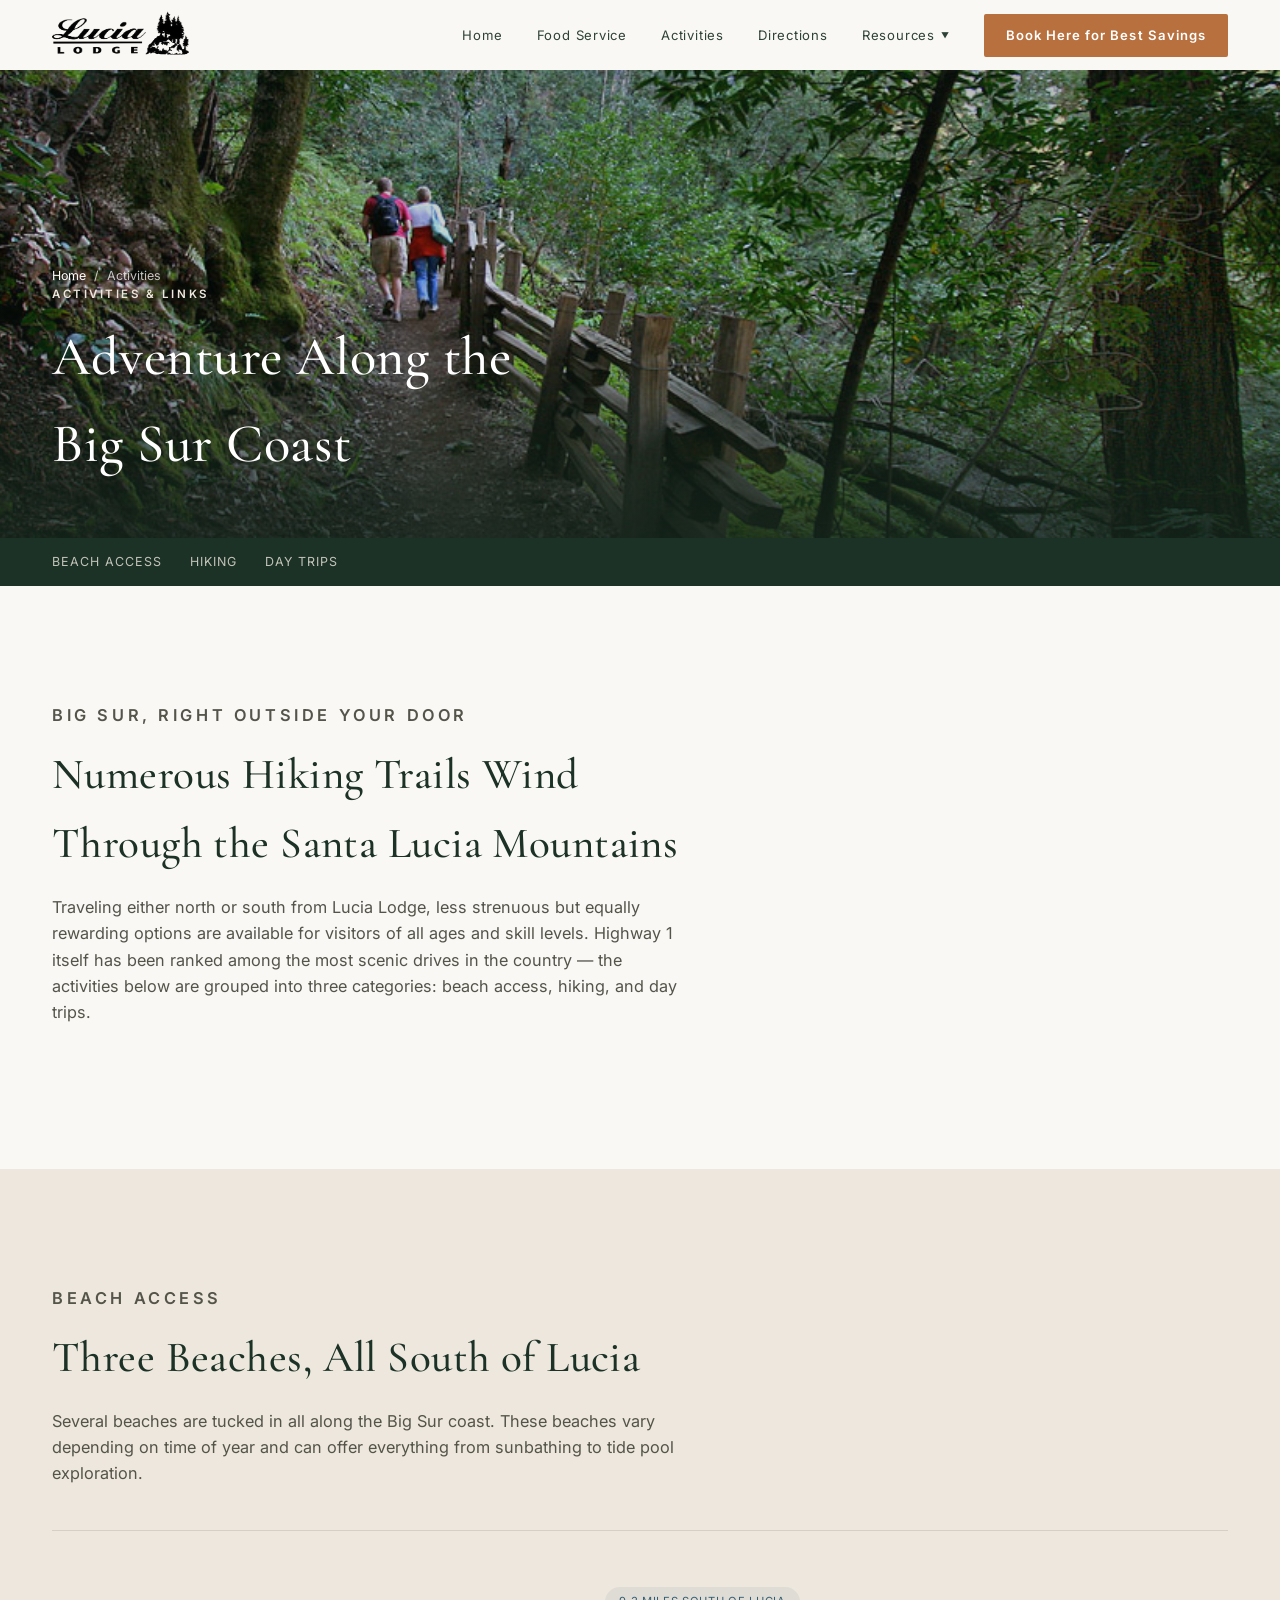
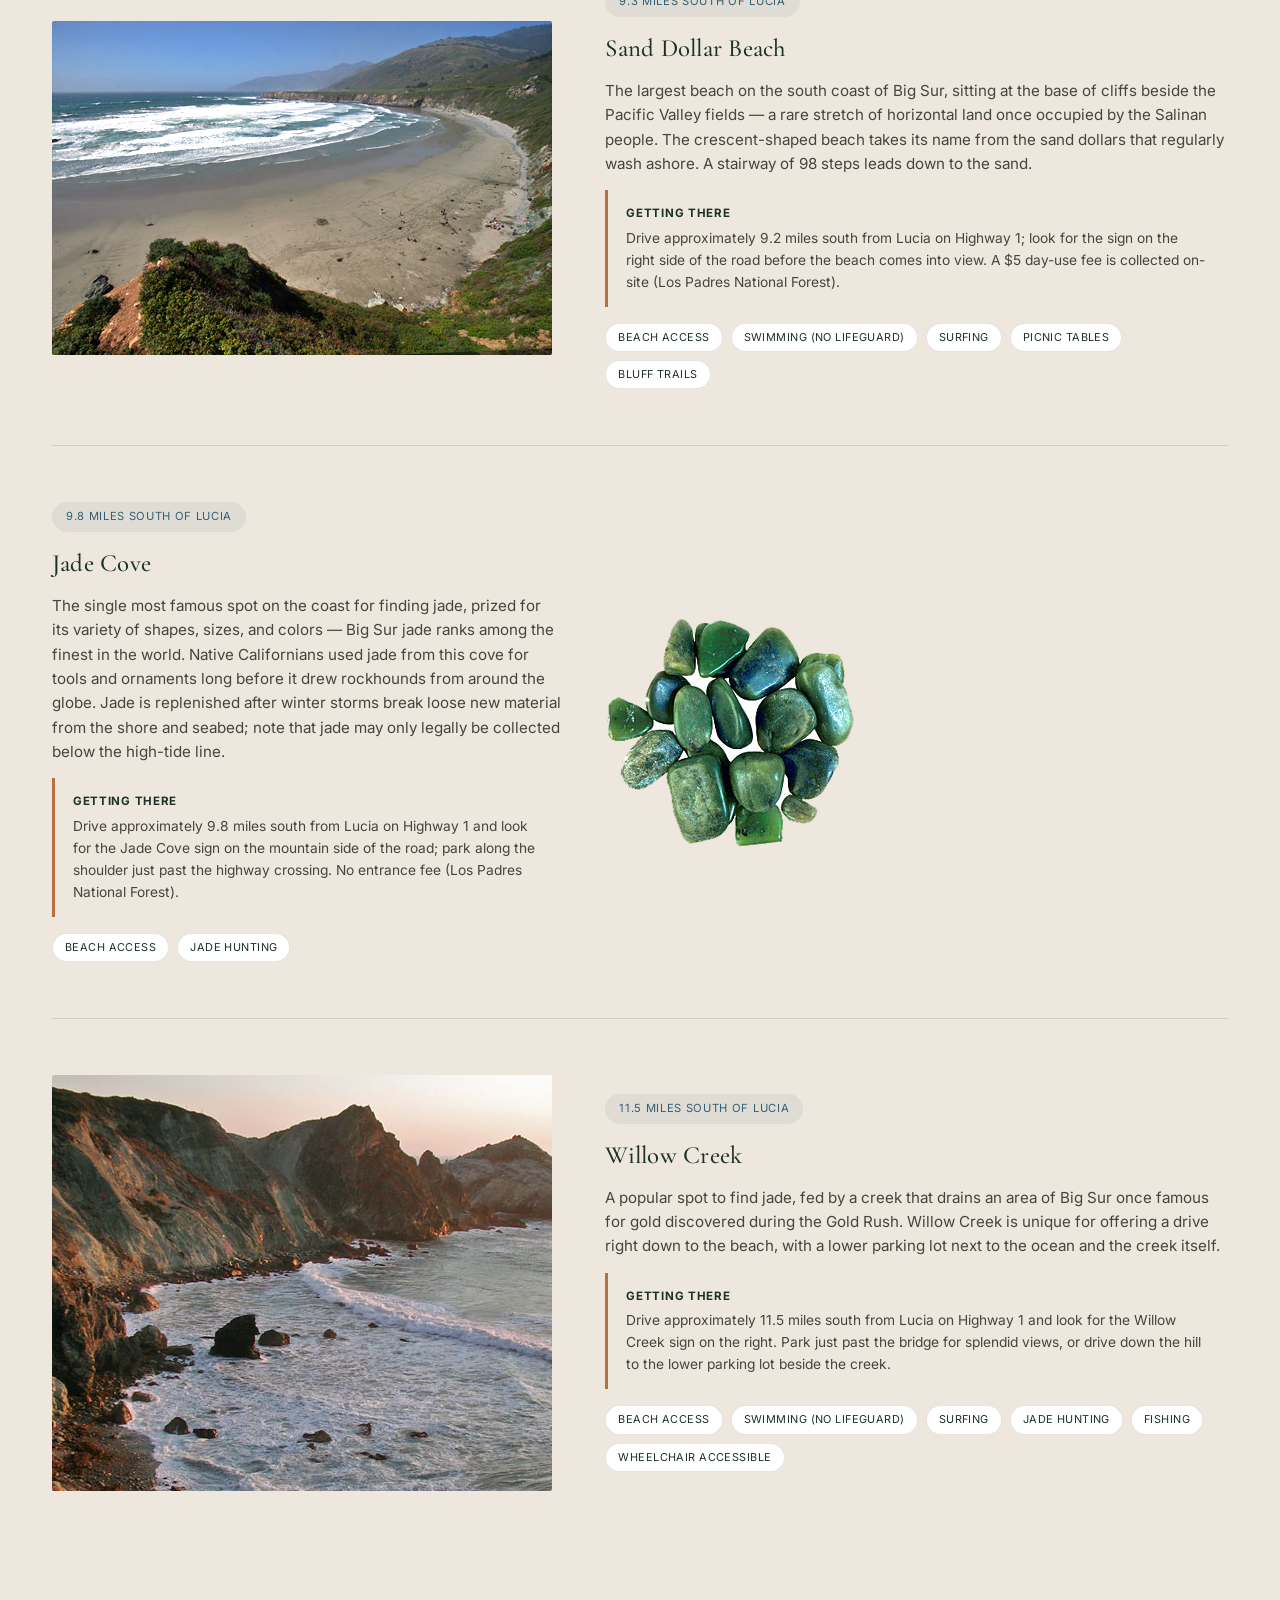
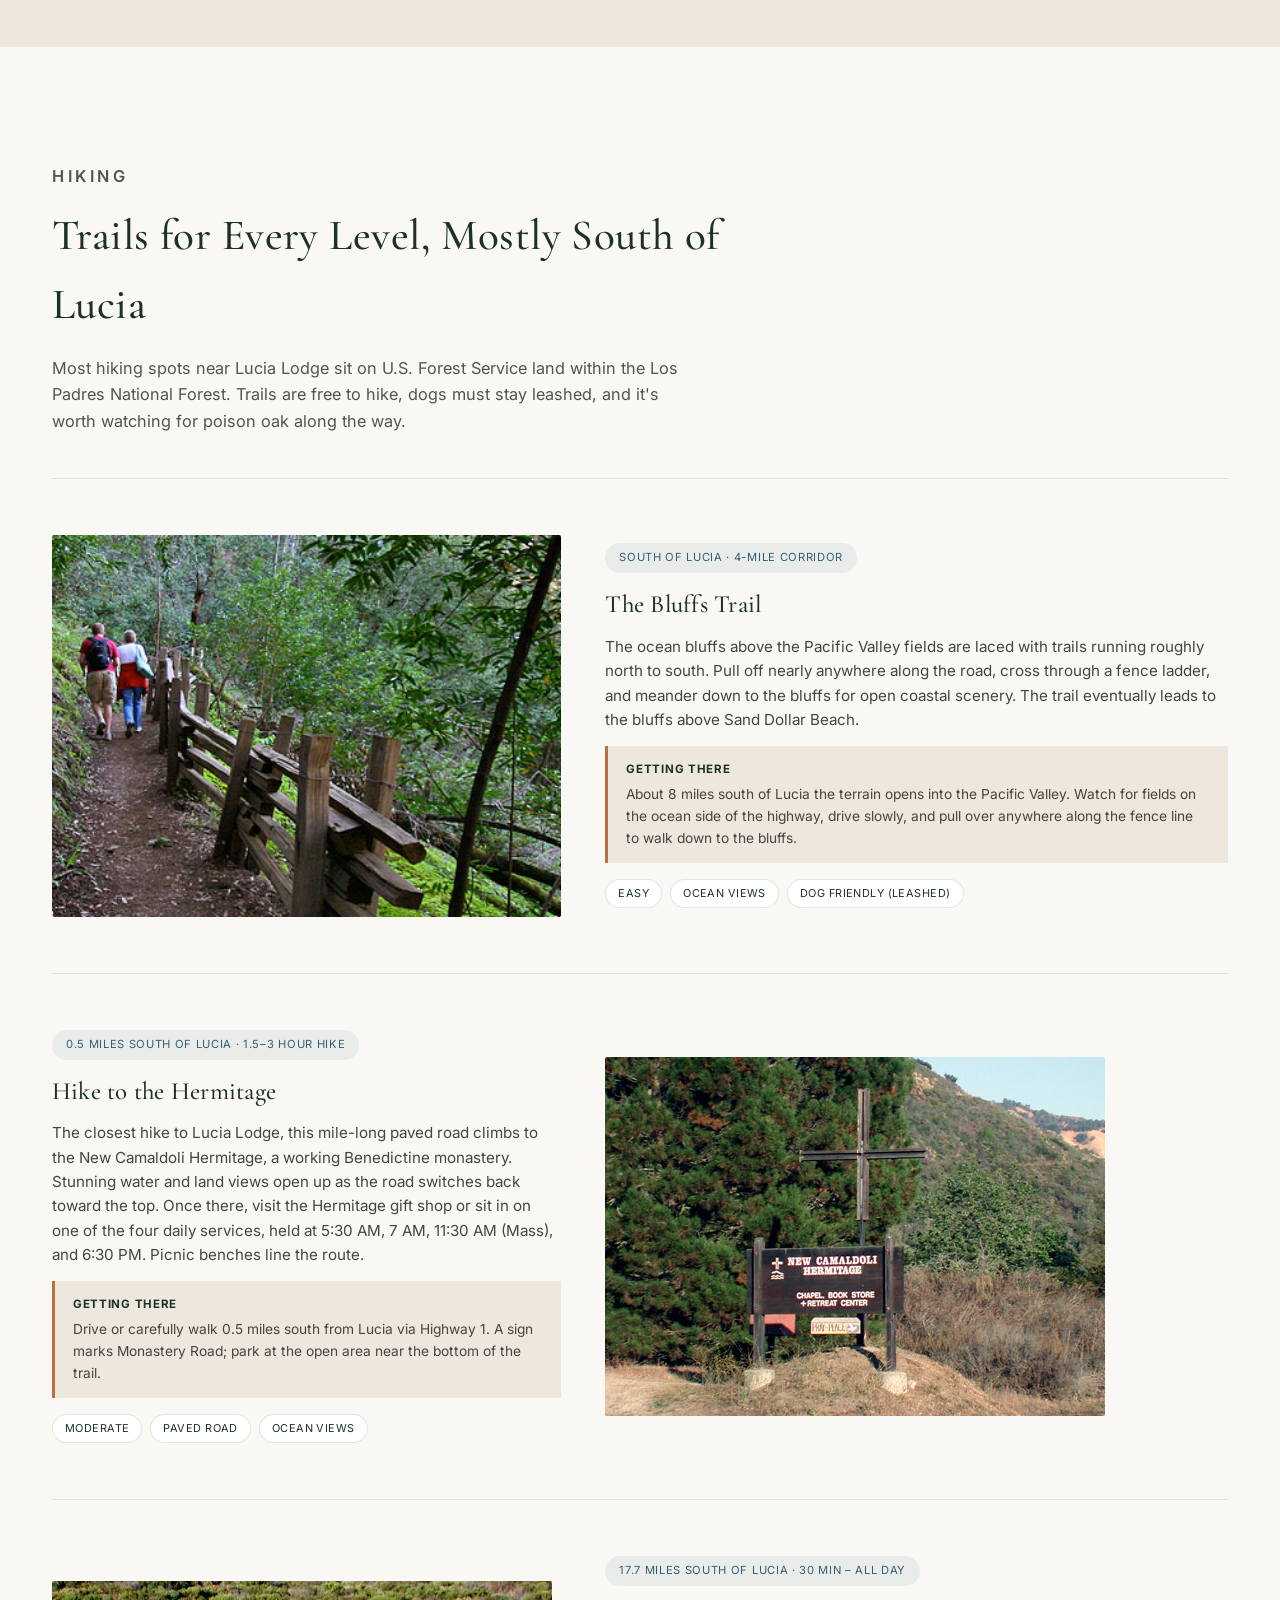
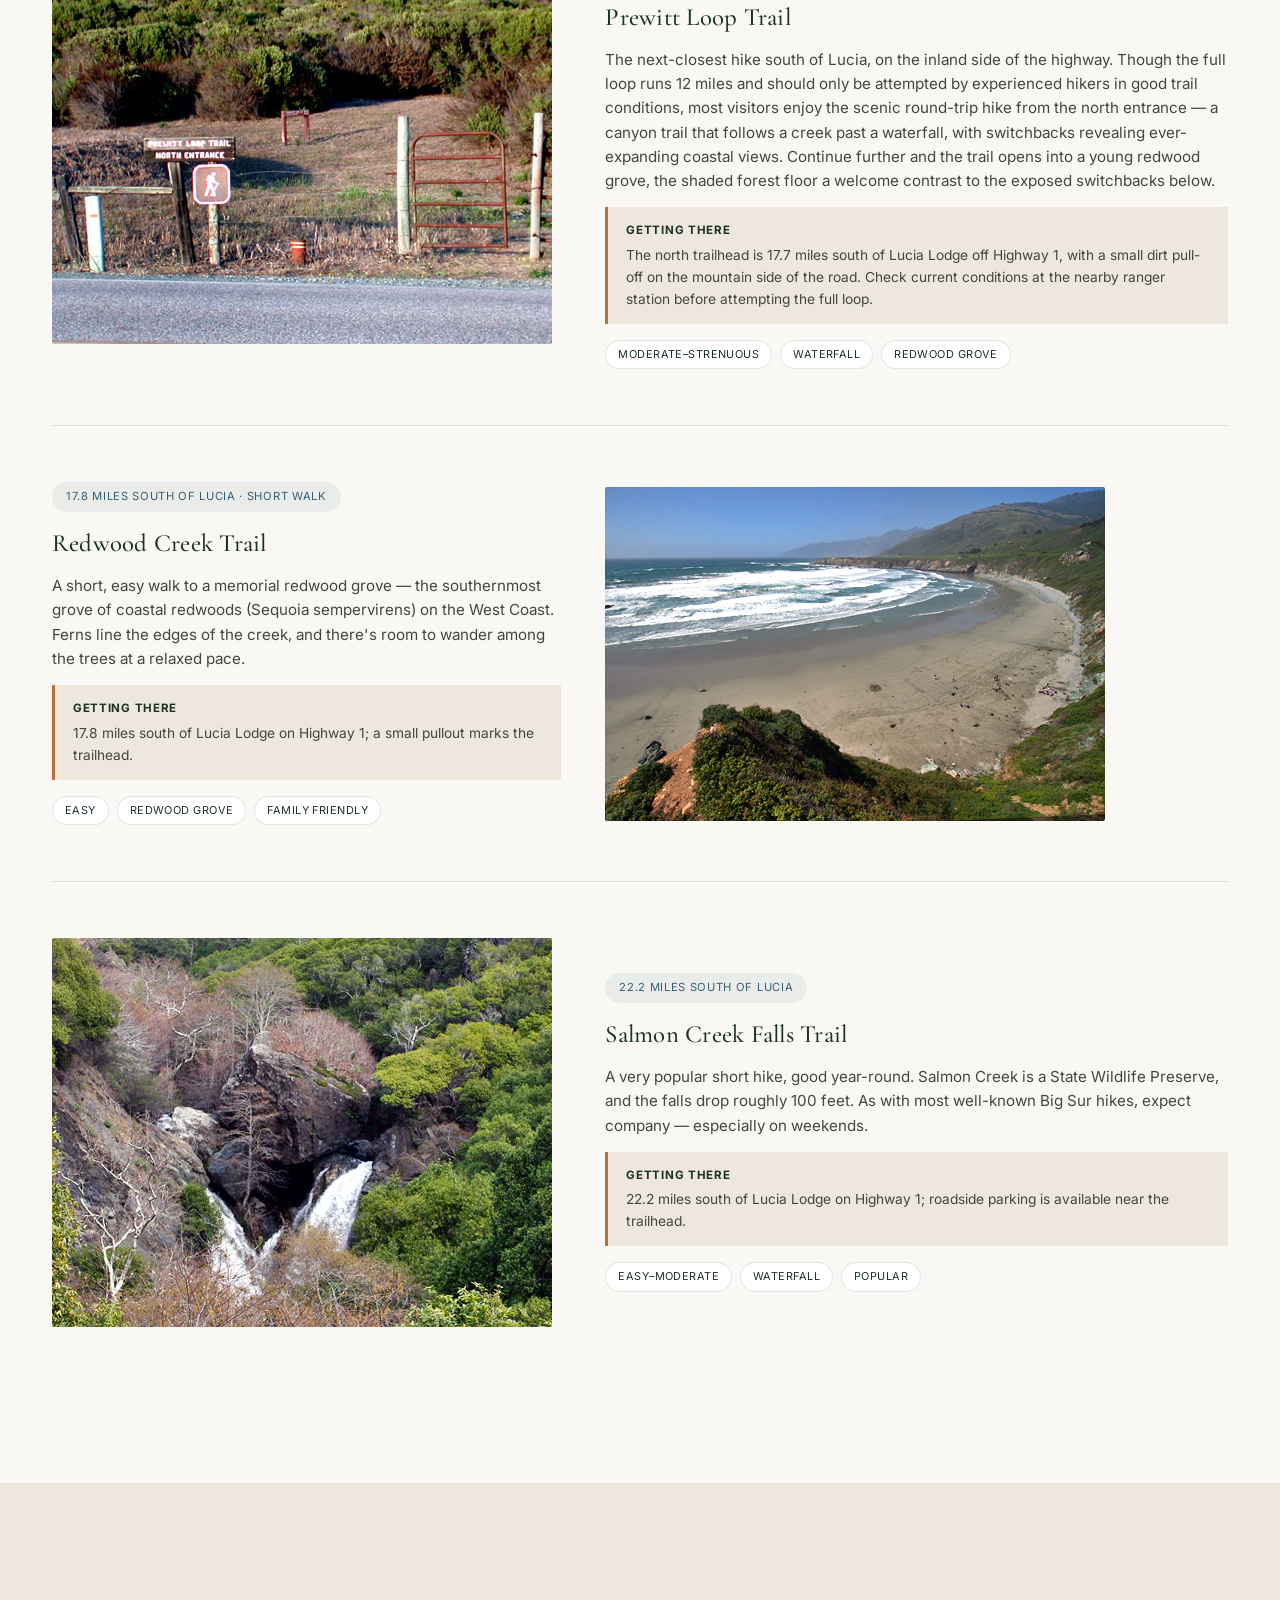
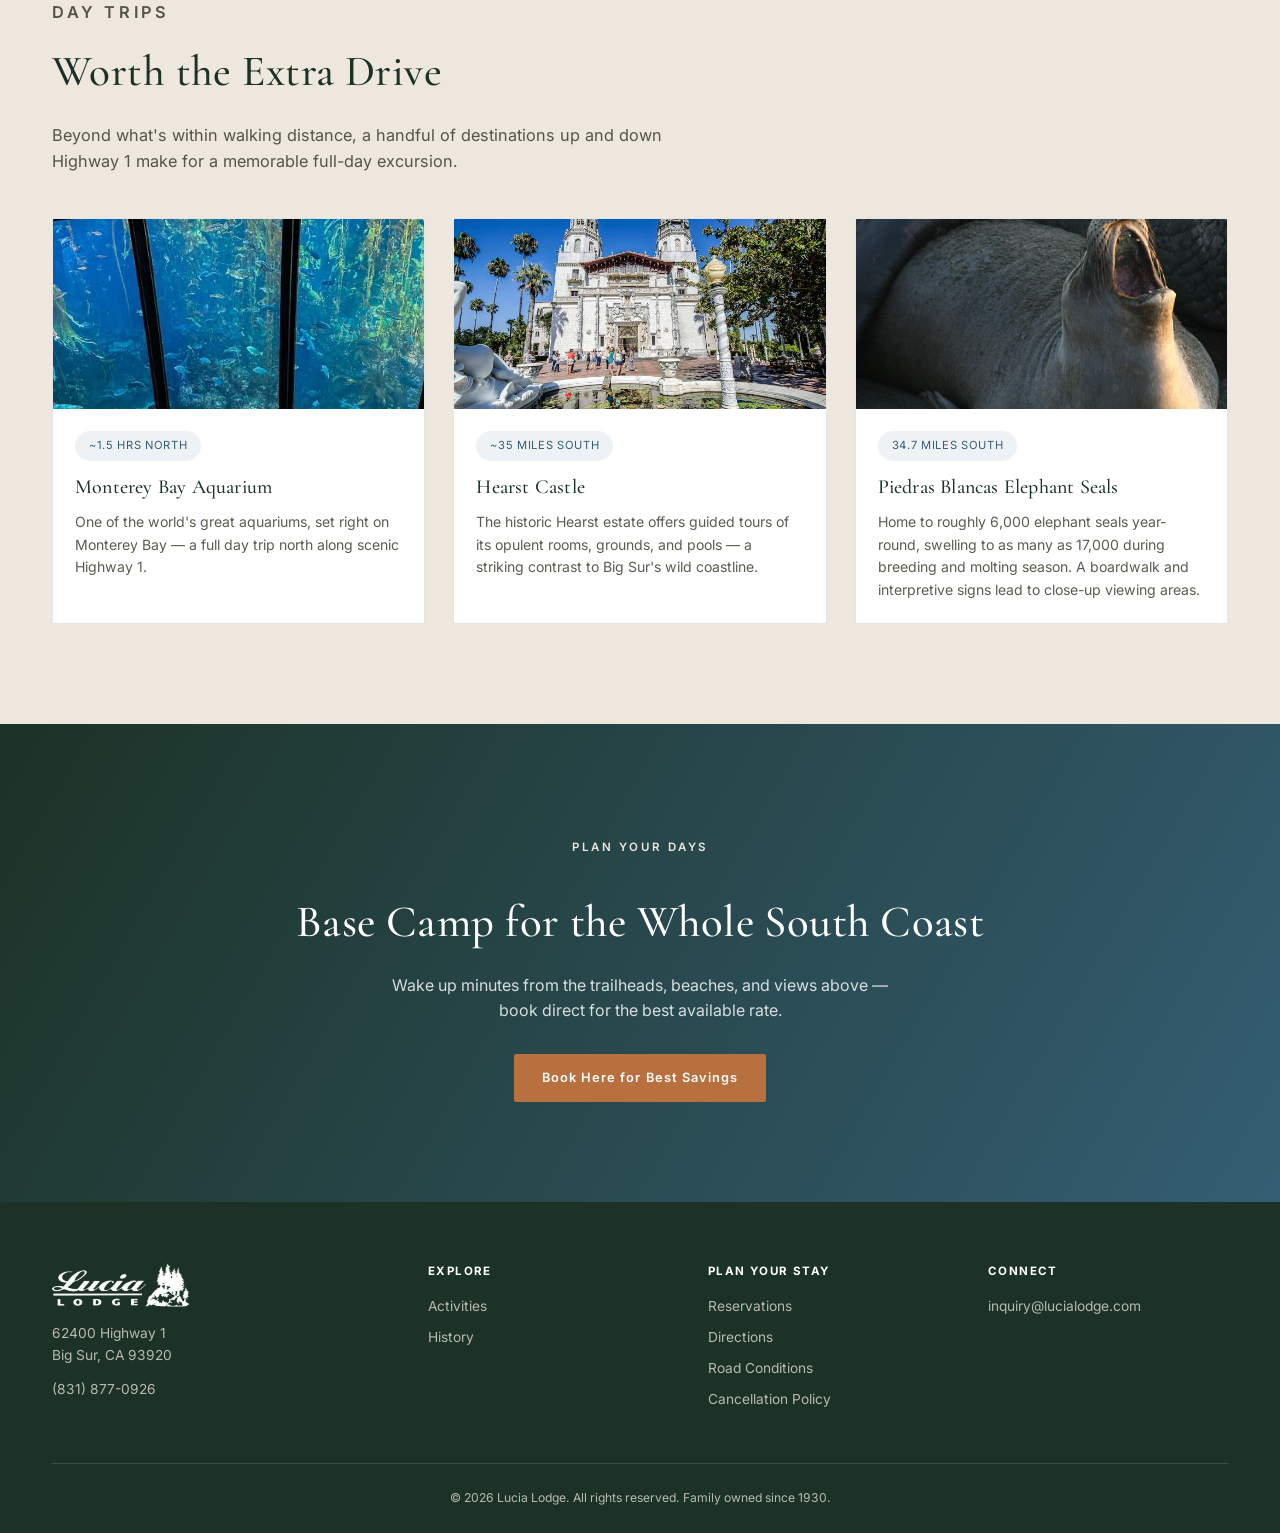
<file: activities.html>
<!DOCTYPE html>
<html lang="en">
<head>
<meta charset="UTF-8">
<meta name="viewport" content="width=device-width, initial-scale=1.0">
<title>Activities Near Lucia Lodge | Beaches, Hiking & Day Trips on the Big Sur Coast</title>
<meta name="description" content="Beach access, hiking trails, and day trips near Lucia Lodge on the Big Sur coast — Sand Dollar Beach, Jade Cove, the Hermitage hike, Prewitt Loop Trail, Hearst Castle, and the Piedras Blancas elephant seal colony.">
<link rel="canonical" href="https://lucialodge.com/activities">
<link rel="icon" type="image/x-icon" href="media/home/favicon.ico">

<meta property="og:type" content="website">
<meta property="og:title" content="Activities Near Lucia Lodge | Big Sur Coast">
<meta property="og:description" content="Beaches, hiking trails, and day trips along the Big Sur coast, all within a short drive of Lucia Lodge.">
<meta property="og:url" content="https://lucialodge.com/activities">
<meta property="og:site_name" content="Lucia Lodge">

<meta name="twitter:card" content="summary_large_image">
<meta name="twitter:title" content="Activities Near Lucia Lodge | Big Sur Coast">
<meta name="twitter:description" content="Beaches, hiking trails, and day trips along the Big Sur coast, all within a short drive of Lucia Lodge.">

<link rel="preconnect" href="https://fonts.googleapis.com">
<link rel="preconnect" href="https://fonts.gstatic.com" crossorigin>
<link href="https://fonts.googleapis.com/css2?family=Cormorant+Garamond:ital,wght@0,400;0,500;0,600;1,400&family=Inter:wght@400;500;600&display=swap" rel="stylesheet">

<script type="application/ld+json">
{
  "@context": "https://schema.org",
  "@type": "BreadcrumbList",
  "itemListElement": [
    { "@type": "ListItem", "position": 1, "name": "Home", "item": "https://lucialodge.com/" },
    { "@type": "ListItem", "position": 2, "name": "Activities", "item": "https://lucialodge.com/activities" }
  ]
}
</script>

<script type="application/ld+json">
{
  "@context": "https://schema.org",
  "@type": "FAQPage",
  "mainEntity": [
    {
      "@type": "Question",
      "name": "What beaches are near Lucia Lodge?",
      "acceptedAnswer": { "@type": "Answer", "text": "Sand Dollar Beach is 9.3 miles south of Lucia Lodge, Jade Cove is 9.8 miles south, and Willow Creek Beach is 11.5 miles south, all along Highway 1." }
    },
    {
      "@type": "Question",
      "name": "What is the closest hike to Lucia Lodge?",
      "acceptedAnswer": { "@type": "Answer", "text": "The closest hike is the New Camaldoli Hermitage trail, about half a mile south of Lucia Lodge, a mile-long paved road that climbs to a working monastery with ocean views." }
    },
    {
      "@type": "Question",
      "name": "How far is Hearst Castle from Lucia Lodge?",
      "acceptedAnswer": { "@type": "Answer", "text": "Hearst Castle is approximately 35 miles south of Lucia Lodge, a scenic drive down Highway 1." }
    },
    {
      "@type": "Question",
      "name": "Where can I see elephant seals near Lucia Lodge?",
      "acceptedAnswer": { "@type": "Answer", "text": "The Piedras Blancas elephant seal colony is about 34.7 miles south of Lucia Lodge on Highway 1, with a viewing boardwalk and interpretive signage." }
    }
  ]
}
</script>

<style>
  :root{
    --forest:#284734; --forest-deep:#1c3226; --ocean:#345E73;
    --sand:#EDE7DD; --cream:#FAF8F4; --copper:#B8703F; --gold:#A8863E;
    --ink:#2A2A24; --line: rgba(42,42,36,0.12);
    --serif: 'Cormorant Garamond', Georgia, serif;
    --sans: 'Inter', -apple-system, BlinkMacSystemFont, sans-serif;
    --max: 1240px; --radius: 2px;
  }
  *{ box-sizing:border-box; margin:0; padding:0; }
  html{ scroll-behavior:smooth; }
  @media (prefers-reduced-motion: reduce){ html{ scroll-behavior:auto; } *{ animation-duration:.001ms !important; transition-duration:.001ms !important; } }
  body{ font-family:var(--sans); color:var(--ink); background:var(--cream); line-height:1.6; -webkit-font-smoothing:antialiased; padding-top: 70px; }
  img{ max-width:100%; display:block; }
  a{ color:inherit; text-decoration:none; }
  ul{ list-style:none; }
  button{ font-family:inherit; cursor:pointer; }
  :focus-visible{ outline:2px solid var(--copper); outline-offset:3px; }
  h1,h2,h3,h4{ font-family:var(--serif); font-weight:500; color:var(--forest-deep); letter-spacing:0.01em; }
  .eyebrow{ font-family:var(--sans); font-size:.72rem; letter-spacing:.22em; text-transform:uppercase; color:var(--copper); font-weight:600; }
  .wrap{ max-width:var(--max); margin:0 auto; padding:0 32px; }
  @media (max-width:640px){ .wrap{ padding:0 20px; } }
  .section-pad{ padding:100px 0; }
  @media (max-width:640px){ .section-pad{ padding:64px 0; } }
  .section-head{ max-width:680px; margin-bottom:44px; }
  .section-head h1, .section-head h2{ font-size:clamp(1.9rem,3.4vw,2.7rem); margin-top:12px; }
  .section-head p{ margin-top:16px; color:#54544a; font-size:1.02rem; max-width:64ch; }

  /* NAV */
  /* header.site-nav{ position:fixed; top:0; left:0; right:0; z-index:50; padding:16px 0; background:var(--cream); box-shadow:0 2px 24px rgba(28,50,38,0.08); }
  header.site-nav .wrap{ display:flex; align-items:center; justify-content:space-between; }
  .logo{ font-family:var(--serif); font-size:1.5rem; color:var(--forest-deep); letter-spacing:.04em; display:flex; flex-direction:column; line-height:1; }
  .logo span{ font-family:var(--sans); font-size:.56rem; letter-spacing:.32em; font-weight:500; margin-top:4px; color:var(--ocean); }
  .nav-links{ display:flex; align-items:center; gap:32px; }
  .nav-links a{ font-size:.8rem; letter-spacing:.06em; color:var(--forest-deep); opacity:.85; }
  .nav-links a:hover, .nav-links a.current{ opacity:1; color:var(--copper); }
  .nav-links a.book-btn{ background:var(--copper); color:#fff !important; padding:10px 20px; border-radius:var(--radius); font-weight:600; opacity:1; }
  .nav-links a.book-btn:hover{ background:#a05f34; }
  .nav-toggle{ display:none; background:none; border:none; color:var(--forest-deep); font-size:1.6rem; }
  @media (max-width:920px){
    .nav-links{ position:fixed; top:0; right:0; height:100vh; width:min(320px,80vw); background:var(--forest-deep); flex-direction:column; justify-content:center; align-items:flex-start; gap:24px; padding:40px; transform:translateX(100%); transition:transform .4s ease; }
    .nav-links.open{ transform:translateX(0); }
    .nav-links a{ color:var(--sand) !important; font-size:1rem; }
    .nav-toggle{ display:block; z-index:60; }
  } */

  /* PAGE HERO */
  .page-hero{ position:relative; height:52vh; min-height:360px; overflow:hidden; display:flex; align-items:flex-end;
    background: radial-gradient(ellipse at 70% 15%, rgba(184,112,63,0.3), transparent 55%), linear-gradient(180deg, #4a7a63 0%, #2f5a44 35%, #1c3226 75%, #14251c 100%); }
  .page-hero::after{ content:""; position:absolute; inset:0; background:linear-gradient(0deg, rgba(20,37,28,0.85) 0%, rgba(20,37,28,0.15) 55%, rgba(20,37,28,0.3) 100%); }
  .page-hero-content{ position:relative; z-index:2; color:#fff; padding:0 32px 50px; max-width:var(--max); margin:0 auto; width:100%; }
  .page-hero h1{ color:#fff; font-size:clamp(2.1rem,4.4vw,3.4rem); margin-top:10px; max-width:18ch; }
  .breadcrumb{ font-size:.78rem; color:rgba(255,255,255,0.75); margin-top:14px; }
  .breadcrumb a{ color:#fff; }
  .page-hero img{ position:absolute; inset:0; width:100%; height:100%; object-fit:cover; }

  /* CATEGORY NAV (jump links) */
  .cat-nav{ background:var(--forest-deep); position:sticky; top:64px; z-index:30; }
  .cat-nav .wrap{ display:flex; gap:28px; padding:14px 32px; overflow-x:auto; }
  .cat-nav a{ color:var(--sand); font-size:.78rem; letter-spacing:.08em; text-transform:uppercase; white-space:nowrap; opacity:.8; }
  .cat-nav a:hover{ opacity:1; color:var(--gold); }

  /* ACTIVITY CARD */
  .activity-card{ display:grid; grid-template-columns:0.9fr 1.1fr; gap:44px; align-items:center; padding:56px 0; border-top:1px solid var(--line); }
  .activity-card:first-child{ border-top:none; padding-top:0; }
  .activity-card.reverse .a-photo{ order:2; }
  @media (max-width:820px){
    .activity-card{ grid-template-columns:1fr; gap:24px; }
    .activity-card.reverse .a-photo{ order:0; }
  }
  .a-photo img{ border-radius:var(--radius); aspect-ratio:4/3; object-fit:cover; }
  .a-dist{ display:inline-block; font-size:.7rem; letter-spacing:.06em; text-transform:uppercase; color:var(--ocean); background:rgba(52,94,115,0.08); padding:6px 14px; border-radius:20px; margin-bottom:12px; }
  .a-content h3{ font-size:1.55rem; margin-bottom:10px; }
  .a-content p{ color:#454540; font-size:.95rem; margin-bottom:14px; }
  .a-getting{ background:var(--sand); border-left:3px solid var(--copper); padding:14px 18px; font-size:.86rem; color:#454540; margin-bottom:16px; }
  .a-getting strong{ color:var(--forest-deep); display:block; margin-bottom:4px; font-size:.72rem; letter-spacing:.06em; text-transform:uppercase; }
  .a-amenities{ display:flex; flex-wrap:wrap; gap:8px; }
  .a-amenities span{ font-size:.68rem; letter-spacing:.04em; text-transform:uppercase; color:var(--forest-deep); background:#fff; border:1px solid var(--line); padding:5px 12px; border-radius:20px; }

  /* DAY TRIP CARDS */
  .trip-grid{ display:grid; grid-template-columns:repeat(3,1fr); gap:28px; }
  @media (max-width:900px){ .trip-grid{ grid-template-columns:1fr; } }
  .trip-card{ background:#fff; border:1px solid var(--line); border-radius:var(--radius); overflow:hidden; }
  .trip-photo{ height:190px; }
  .trip-photo img{ width:100%; height:100%; object-fit:cover; }
  .trip-body{ padding:22px; }
  .trip-body .a-dist{ margin-bottom:10px; }
  .trip-body h4{ font-size:1.25rem; margin-bottom:8px; }
  .trip-body p{ font-size:.88rem; color:#5c5c52; }

  .why-section{ background:var(--sand); }

  .final-cta{ background:linear-gradient(120deg, var(--forest-deep), var(--ocean)); color:#fff; text-align:center; padding:100px 0; }
  .final-cta h2{ color:#fff; font-size:clamp(2rem,3.6vw,2.8rem); }
  .final-cta p{ margin:14px 0 30px; color:rgba(255,255,255,0.82); max-width:50ch; margin-left:auto; margin-right:auto; }
  .cta-row{ display:flex; gap:16px; justify-content:center; flex-wrap:wrap; }
  .btn{ display:inline-block; padding:14px 28px; font-size:.8rem; letter-spacing:.08em; font-weight:600; border-radius:var(--radius); transition:all .25s ease; }
  .btn-primary{ background:var(--copper); color:#fff; }
  .btn-primary:hover{ background:#a05f34; }
  .btn-outline{ border:1px solid rgba(255,255,255,0.55); color:#fff; }
  .btn-outline:hover{ background:rgba(255,255,255,0.12); }

  footer{ background:var(--forest-deep); color:rgba(237,231,221,0.75); padding:60px 0 26px; font-size:.86rem; }
  .footer-grid{ display:grid; grid-template-columns:1.4fr 1fr 1fr 1fr; gap:40px; margin-bottom:44px; }
  @media (max-width:760px){ .footer-grid{ grid-template-columns:1fr 1fr; } }
  .footer-grid h5{ color:#fff; font-size:.72rem; letter-spacing:.12em; text-transform:uppercase; margin-bottom:14px; }
  .footer-grid li{ margin-bottom:9px; }
  .footer-grid a:hover{ color:#fff; }
  .footer-logo{ font-family:var(--serif); font-size:1.4rem; color:#fff; margin-bottom:10px; }
    .footer-bottom{ 
    border-top:1px solid rgba(237,231,221,0.15); 
    padding-top:24px; 
    text-align: center;
    flex-wrap:wrap; 
    gap:12px; 
    font-size:0.76rem; 
  }

  .mobile-book{ display:none; position:fixed; bottom:0; left:0; right:0; z-index:55; background:var(--forest-deep); padding:14px 20px; box-shadow:0 -4px 16px rgba(0,0,0,0.2); }
  .mobile-book a{ display:block; text-align:center; background:var(--copper); color:#fff; padding:14px; border-radius:var(--radius); font-size:.85rem; letter-spacing:.06em; font-weight:600; }
  @media (max-width:920px){ .mobile-book{ display:block; } body{ padding-bottom:74px; } .cat-nav{ top:56px; } }
</style>

<link rel="stylesheet" href="nav.css">
</head>
<body>

<!-- ============ NAVIGATION ============ -->
<header class="site-nav" id="siteNav">
  <div class="wrap">
    <a href="index.html" class="logo"><img src="media/home/logo.webp" alt="Lucia Lodge"></a>
    <button class="nav-toggle" id="navToggle" aria-label="Toggle navigation" aria-expanded="false" aria-controls="navLinks">&#9776;</button>
    <nav class="nav-links" id="navLinks">
      <a href="index.html">Home</a>
      <!-- <a href="RatesReservation.html">Rates &amp; Reservations</a> -->
      <a href="food-service.html">Food Service</a>
      <a href="activities.html">Activities</a>
      <a href="directions.html" role="menuitem">Directions</a>
      <div class="dropdown" id="resourcesDropdown">
        <a href="#" role="button" aria-haspopup="true" aria-expanded="false">Resources</a>
        <div class="dropdown-content" role="menu">
          <a href="about.html" role="menuitem">About Us</a> 
          <a href="history.html" role="menuitem">History</a>
          <a href="contact.html" role="menuitem">Contact Us</a>
          <a href="faq.html" role="menuitem">FAQ</a>
        </div>
      </div>
      
      <a href="https://lucialodge.client.innroad.com/" target="_blank" class="book-btn">Book Here for Best Savings</a>
    </nav>
  </div>
</header>

<main>

  <section class="page-hero" aria-label="Activities near Lucia Lodge">
    <img src="media/activities/activitiestop.jpg" alt="Ocean view from a bed at Lucia Lodge, looking out over the cliffs and Pacific Ocean">
    <div class="page-hero-content">
      <p class="breadcrumb"><a href="index.html">Home</a> &nbsp;/&nbsp; Activities</p>
      <p class="eyebrow" style="color:var(--sand);">Activities &amp; Links</p>
      <h1>Adventure Along the Big Sur Coast</h1>
    </div>
  </section>

  <nav class="cat-nav" aria-label="Jump to section">
    <div class="wrap">
      <a href="#beach">Beach Access</a>
      <a href="#hiking">Hiking</a>
      <a href="#daytrips">Day Trips</a>
    </div>
  </nav>

  <!-- INTRO -->
  <section class="section-pad" id="activities">
    <div class="wrap">
      <div class="section-head">
        <p class="eyebrow">Big Sur, Right Outside Your Door</p>
        <h2>Numerous Hiking Trails Wind Through the Santa Lucia Mountains</h2>
        <p>Traveling either north or south from Lucia Lodge, less strenuous but equally rewarding options are available for visitors of all ages and skill levels. Highway 1 itself has been ranked among the most scenic drives in the country &mdash; the activities below are grouped into three categories: beach access, hiking, and day trips.</p>
      </div>
    </div>
  </section>

  <!-- BEACH ACCESS -->
  <section class="section-pad why-section" id="beach" aria-labelledby="beach-heading">
    <div class="wrap">
      <div class="section-head">
        <p class="eyebrow">Beach Access</p>
        <h2 id="beach-heading">Three Beaches, All South of Lucia</h2>
        <p>Several beaches are tucked in all along the Big Sur coast. These beaches vary depending on time of year and can offer everything from sunbathing to tide pool exploration.</p>
      </div>

      <div class="activity-card">
        <div class="a-photo">
          <img src="media/activities/activities.sand2.jpg" alt="Sand Dollar Beach, the largest beach on the Big Sur south coast, backed by cliffs and the Pacific Valley fields">
        </div>
        <div class="a-content">
          <span class="a-dist">9.3 Miles South of Lucia</span>
          <h3>Sand Dollar Beach</h3>
          <p>The largest beach on the south coast of Big Sur, sitting at the base of cliffs beside the Pacific Valley fields &mdash; a rare stretch of horizontal land once occupied by the Salinan people. The crescent-shaped beach takes its name from the sand dollars that regularly wash ashore. A stairway of 98 steps leads down to the sand.</p>
          <div class="a-getting"><strong>Getting There</strong>Drive approximately 9.2 miles south from Lucia on Highway 1; look for the sign on the right side of the road before the beach comes into view. A $5 day-use fee is collected on-site (Los Padres National Forest).</div>
          <div class="a-amenities"><span>Beach Access</span><span>Swimming (No Lifeguard)</span><span>Surfing</span><span>Picnic Tables</span><span>Bluff Trails</span></div>
        </div>
      </div>

      <div class="activity-card reverse">
        <div class="a-photo">
          <img src="media/activities/activities.jade2.png" alt="Rocky coastline at Jade Cove, a well-known jade hunting spot on the Big Sur coast">
        </div>
        <div class="a-content">
          <span class="a-dist">9.8 Miles South of Lucia</span>
          <h3>Jade Cove</h3>
          <p>The single most famous spot on the coast for finding jade, prized for its variety of shapes, sizes, and colors &mdash; Big Sur jade ranks among the finest in the world. Native Californians used jade from this cove for tools and ornaments long before it drew rockhounds from around the globe. Jade is replenished after winter storms break loose new material from the shore and seabed; note that jade may only legally be collected below the high-tide line.</p>
          <div class="a-getting"><strong>Getting There</strong>Drive approximately 9.8 miles south from Lucia on Highway 1 and look for the Jade Cove sign on the mountain side of the road; park along the shoulder just past the highway crossing. No entrance fee (Los Padres National Forest).</div>
          <div class="a-amenities"><span>Beach Access</span><span>Jade Hunting</span></div>
        </div>
      </div>

      <div class="activity-card">
        <div class="a-photo">
          <img src="media/activities/willocreek.jpg" alt="Willow Creek beach and bridge on the Big Sur coast, with direct beach and creek access">
        </div>
        <div class="a-content">
          <span class="a-dist">11.5 Miles South of Lucia</span>
          <h3>Willow Creek</h3>
          <p>A popular spot to find jade, fed by a creek that drains an area of Big Sur once famous for gold discovered during the Gold Rush. Willow Creek is unique for offering a drive right down to the beach, with a lower parking lot next to the ocean and the creek itself.</p>
          <div class="a-getting"><strong>Getting There</strong>Drive approximately 11.5 miles south from Lucia on Highway 1 and look for the Willow Creek sign on the right. Park just past the bridge for splendid views, or drive down the hill to the lower parking lot beside the creek.</div>
          <div class="a-amenities"><span>Beach Access</span><span>Swimming (No Lifeguard)</span><span>Surfing</span><span>Jade Hunting</span><span>Fishing</span><span>Wheelchair Accessible</span></div>
        </div>
      </div>

    </div>
  </section>

  <!-- HIKING -->
  <section class="section-pad" id="hiking" aria-labelledby="hiking-heading">
    <div class="wrap">
      <div class="section-head">
        <p class="eyebrow">Hiking</p>
        <h2 id="hiking-heading">Trails for Every Level, Mostly South of Lucia</h2>
        <p>Most hiking spots near Lucia Lodge sit on U.S. Forest Service land within the Los Padres National Forest. Trails are free to hike, dogs must stay leashed, and it's worth watching for poison oak along the way.</p>
      </div>

      <div class="activity-card">
        <div class="a-photo">
          <img src="media/activities/activitiestop.jpg" alt="Coastal bluff trail through open grassland near Sand Dollar Beach in Big Sur">
        </div>
        <div class="a-content">
          <span class="a-dist">South of Lucia &middot; 4-Mile Corridor</span>
          <h3>The Bluffs Trail</h3>
          <p>The ocean bluffs above the Pacific Valley fields are laced with trails running roughly north to south. Pull off nearly anywhere along the road, cross through a fence ladder, and meander down to the bluffs for open coastal scenery. The trail eventually leads to the bluffs above Sand Dollar Beach.</p>
          <div class="a-getting"><strong>Getting There</strong>About 8 miles south of Lucia the terrain opens into the Pacific Valley. Watch for fields on the ocean side of the highway, drive slowly, and pull over anywhere along the fence line to walk down to the bluffs.</div>
          <div class="a-amenities"><span>Easy</span><span>Ocean Views</span><span>Dog Friendly (Leashed)</span></div>
        </div>
      </div>

      <div class="activity-card reverse">
        <div class="a-photo">
          <img src="media/activities/hike-hermitage.jpg" alt="Paved road climbing toward the New Camaldoli Hermitage monastery above Lucia">
        </div>
        <div class="a-content">
          <span class="a-dist">0.5 Miles South of Lucia &middot; 1.5&ndash;3 Hour Hike</span>
          <h3>Hike to the Hermitage</h3>
          <p>The closest hike to Lucia Lodge, this mile-long paved road climbs to the New Camaldoli Hermitage, a working Benedictine monastery. Stunning water and land views open up as the road switches back toward the top. Once there, visit the Hermitage gift shop or sit in on one of the four daily services, held at 5:30&nbsp;AM, 7&nbsp;AM, 11:30&nbsp;AM (Mass), and 6:30&nbsp;PM. Picnic benches line the route.</p>
          <div class="a-getting"><strong>Getting There</strong>Drive or carefully walk 0.5 miles south from Lucia via Highway 1. A sign marks Monastery Road; park at the open area near the bottom of the trail.</div>
          <div class="a-amenities"><span>Moderate</span><span>Paved Road</span><span>Ocean Views</span></div>
        </div>
      </div>

      <div class="activity-card">
        <div class="a-photo">
          <img src="media/activities/prewitt01.jpg" alt="Trailhead sign for the Prewitt Loop Trail on the inland side of Highway 1 in Big Sur">
        </div>
        <div class="a-content">
          <span class="a-dist">17.7 Miles South of Lucia &middot; 30 Min &ndash; All Day</span>
          <h3>Prewitt Loop Trail</h3>
          <p>The next-closest hike south of Lucia, on the inland side of the highway. Though the full loop runs 12 miles and should only be attempted by experienced hikers in good trail conditions, most visitors enjoy the scenic round-trip hike from the north entrance &mdash; a canyon trail that follows a creek past a waterfall, with switchbacks revealing ever-expanding coastal views. Continue further and the trail opens into a young redwood grove, the shaded forest floor a welcome contrast to the exposed switchbacks below.</p>
          <div class="a-getting"><strong>Getting There</strong>The north trailhead is 17.7 miles south of Lucia Lodge off Highway 1, with a small dirt pull-off on the mountain side of the road. Check current conditions at the nearby ranger station before attempting the full loop.</div>
          <div class="a-amenities"><span>Moderate&ndash;Strenuous</span><span>Waterfall</span><span>Redwood Grove</span></div>
        </div>
      </div>

      <div class="activity-card reverse">
        <div class="a-photo">
          <img src="media/activities/activities.sand2.jpg" alt="Southernmost grove of coastal redwoods along the Redwood Creek Trail near Big Sur">
        </div>
        <div class="a-content">
          <span class="a-dist">17.8 Miles South of Lucia &middot; Short Walk</span>
          <h3>Redwood Creek Trail</h3>
          <p>A short, easy walk to a memorial redwood grove &mdash; the southernmost grove of coastal redwoods (Sequoia sempervirens) on the West Coast. Ferns line the edges of the creek, and there's room to wander among the trees at a relaxed pace.</p>
          <div class="a-getting"><strong>Getting There</strong>17.8 miles south of Lucia Lodge on Highway 1; a small pullout marks the trailhead.</div>
          <div class="a-amenities"><span>Easy</span><span>Redwood Grove</span><span>Family Friendly</span></div>
        </div>
      </div>

      <div class="activity-card">
        <div class="a-photo">
          <img src="media/activities/salmon-creek.jpg" alt="Salmon Creek Falls dropping through a State Wildlife Preserve south of Big Sur">
        </div>
        <div class="a-content">
          <span class="a-dist">22.2 Miles South of Lucia</span>
          <h3>Salmon Creek Falls Trail</h3>
          <p>A very popular short hike, good year-round. Salmon Creek is a State Wildlife Preserve, and the falls drop roughly 100 feet. As with most well-known Big Sur hikes, expect company &mdash; especially on weekends.</p>
          <div class="a-getting"><strong>Getting There</strong>22.2 miles south of Lucia Lodge on Highway 1; roadside parking is available near the trailhead.</div>
          <div class="a-amenities"><span>Easy&ndash;Moderate</span><span>Waterfall</span><span>Popular</span></div>
        </div>
      </div>

    </div>
  </section>

  <!-- DAY TRIPS -->
  <section class="section-pad why-section" id="daytrips" aria-labelledby="trips-heading">
    <div class="wrap">
      <div class="section-head">
        <p class="eyebrow">Day Trips</p>
        <h2 id="trips-heading">Worth the Extra Drive</h2>
        <p>Beyond what's within walking distance, a handful of destinations up and down Highway 1 make for a memorable full-day excursion.</p>
      </div>
      <div class="trip-grid">
        <article class="trip-card">
          <div class="trip-photo"><img src="media/activities/aquarium.jpg" alt="Monterey Bay Aquarium, a popular day trip destination north of Lucia Lodge"></div>
          <div class="trip-body">
            <span class="a-dist">~1.5 Hrs North</span>
            <h4>Monterey Bay Aquarium</h4>
            <p>One of the world's great aquariums, set right on Monterey Bay &mdash; a full day trip north along scenic Highway 1.</p>
          </div>
        </article>
        <article class="trip-card">
          <div class="trip-photo"><img src="media/activities/hearst-castle.jpg" alt="Hearst Castle, a historic estate south of Lucia Lodge open for public tours"></div>
          <div class="trip-body">
            <span class="a-dist">~35 Miles South</span>
            <h4>Hearst Castle</h4>
            <p>The historic Hearst estate offers guided tours of its opulent rooms, grounds, and pools &mdash; a striking contrast to Big Sur's wild coastline.</p>
          </div>
        </article>
        <article class="trip-card">
          <div class="trip-photo"><img src="media/activities/seals.jpg" alt="Elephant seals resting on the beach at the Piedras Blancas colony south of Lucia Lodge"></div>
          <div class="trip-body">
            <span class="a-dist">34.7 Miles South</span>
            <h4>Piedras Blancas Elephant Seals</h4>
            <p>Home to roughly 6,000 elephant seals year-round, swelling to as many as 17,000 during breeding and molting season. A boardwalk and interpretive signs lead to close-up viewing areas.</p>
          </div>
        </article>
      </div>
    </div>
  </section>

  <!-- FINAL CTA -->
  <section class="final-cta" id="book" aria-labelledby="cta-heading">
    <div class="wrap">
      <p class="eyebrow" style="color:var(--sand);">Plan Your Days</p>
      <h2 id="cta-heading">Base Camp for the Whole South Coast</h2>
      <p>Wake up minutes from the trailheads, beaches, and views above &mdash; book direct for the best available rate.</p>
      <div class="cta-row">
        <a href="https://lucialodge.client.innroad.com/" target="_blank" class="btn btn-primary">Book Here for Best Savings</a>
      </div>
    </div>
  </section>

</main>

<footer id="contact">
  <div class="wrap">
    <div class="footer-grid">
      <div>
        <div class="footer-logo">
          <a href="index.html" class="logo" style="filter: invert(1);"><img src="media/home/logo.webp" alt="Lucia Lodge"></a>
        </div>
        <p>62400 Highway 1<br>Big Sur, CA 93920</p>
        <p style="margin-top:12px;">(831) 877-0926</p>
      </div>
      <div>
        <h5>Explore</h5>
        <ul>
          <!-- <li><a href="rooms.html">Rooms</a></li> -->
          <li><a href="activities.html">Activities</a></li>
          <li><!-- <a href="gallery.html">Gallery</a> --></li>
          <li><a href="history.html">History</a></li>
        </ul>
      </div>
      <div>
        <h5>Plan Your Stay</h5>
        <ul>
          <li><a href="RatesReservation.html">Reservations</a></li>
          <li><a href="directions.html">Directions</a></li>
          <li><a href="https://roads.dot.ca.gov/">Road Conditions</a></li>
          <li><a href="RatesReservation.html">Cancellation Policy</a></li>
        </ul>
      </div>
      <div>
        <h5>Connect</h5>
        <ul>
          <li>inquiry@lucialodge.com</li>
        </ul>
      </div>
    </div>
    <div class="footer-bottom">
      <span>&copy; 2026 Lucia Lodge. All rights reserved. Family owned since 1930.</span>
       
    </div>
  </div>
</footer>

<div class="mobile-book"><a href="index.html#book">Check Availability</a></div>

<script>
  const navToggle = document.getElementById('navToggle');
  const navLinks = document.getElementById('navLinks');
  navToggle.addEventListener('click', () => {
    const isOpen = navLinks.classList.toggle('open');
    navToggle.setAttribute('aria-expanded', String(isOpen));
  });
  navLinks.querySelectorAll('a').forEach(a => a.addEventListener('click', () => {
    navLinks.classList.remove('open');
    navToggle.setAttribute('aria-expanded', 'false');
  }));
</script>
 
 <script src="nav.js"></script>
</body>
</html>
</file>
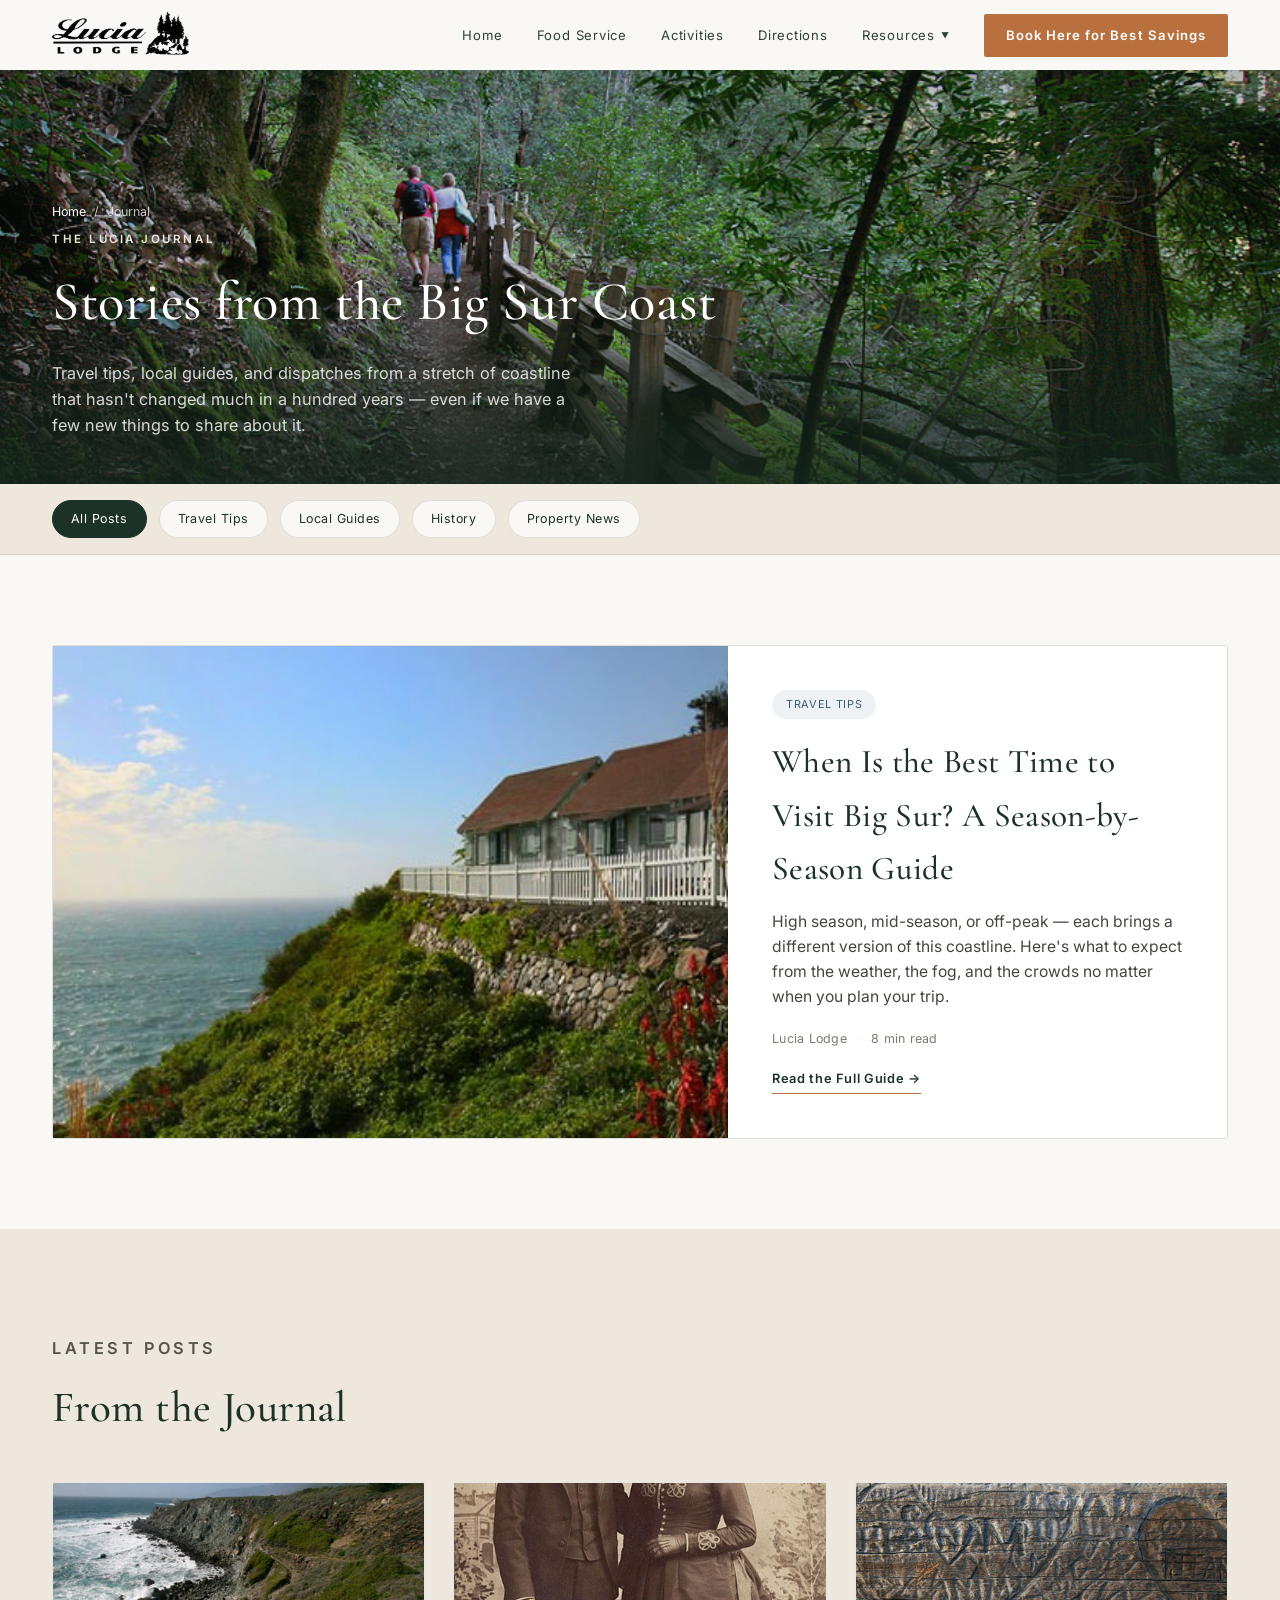
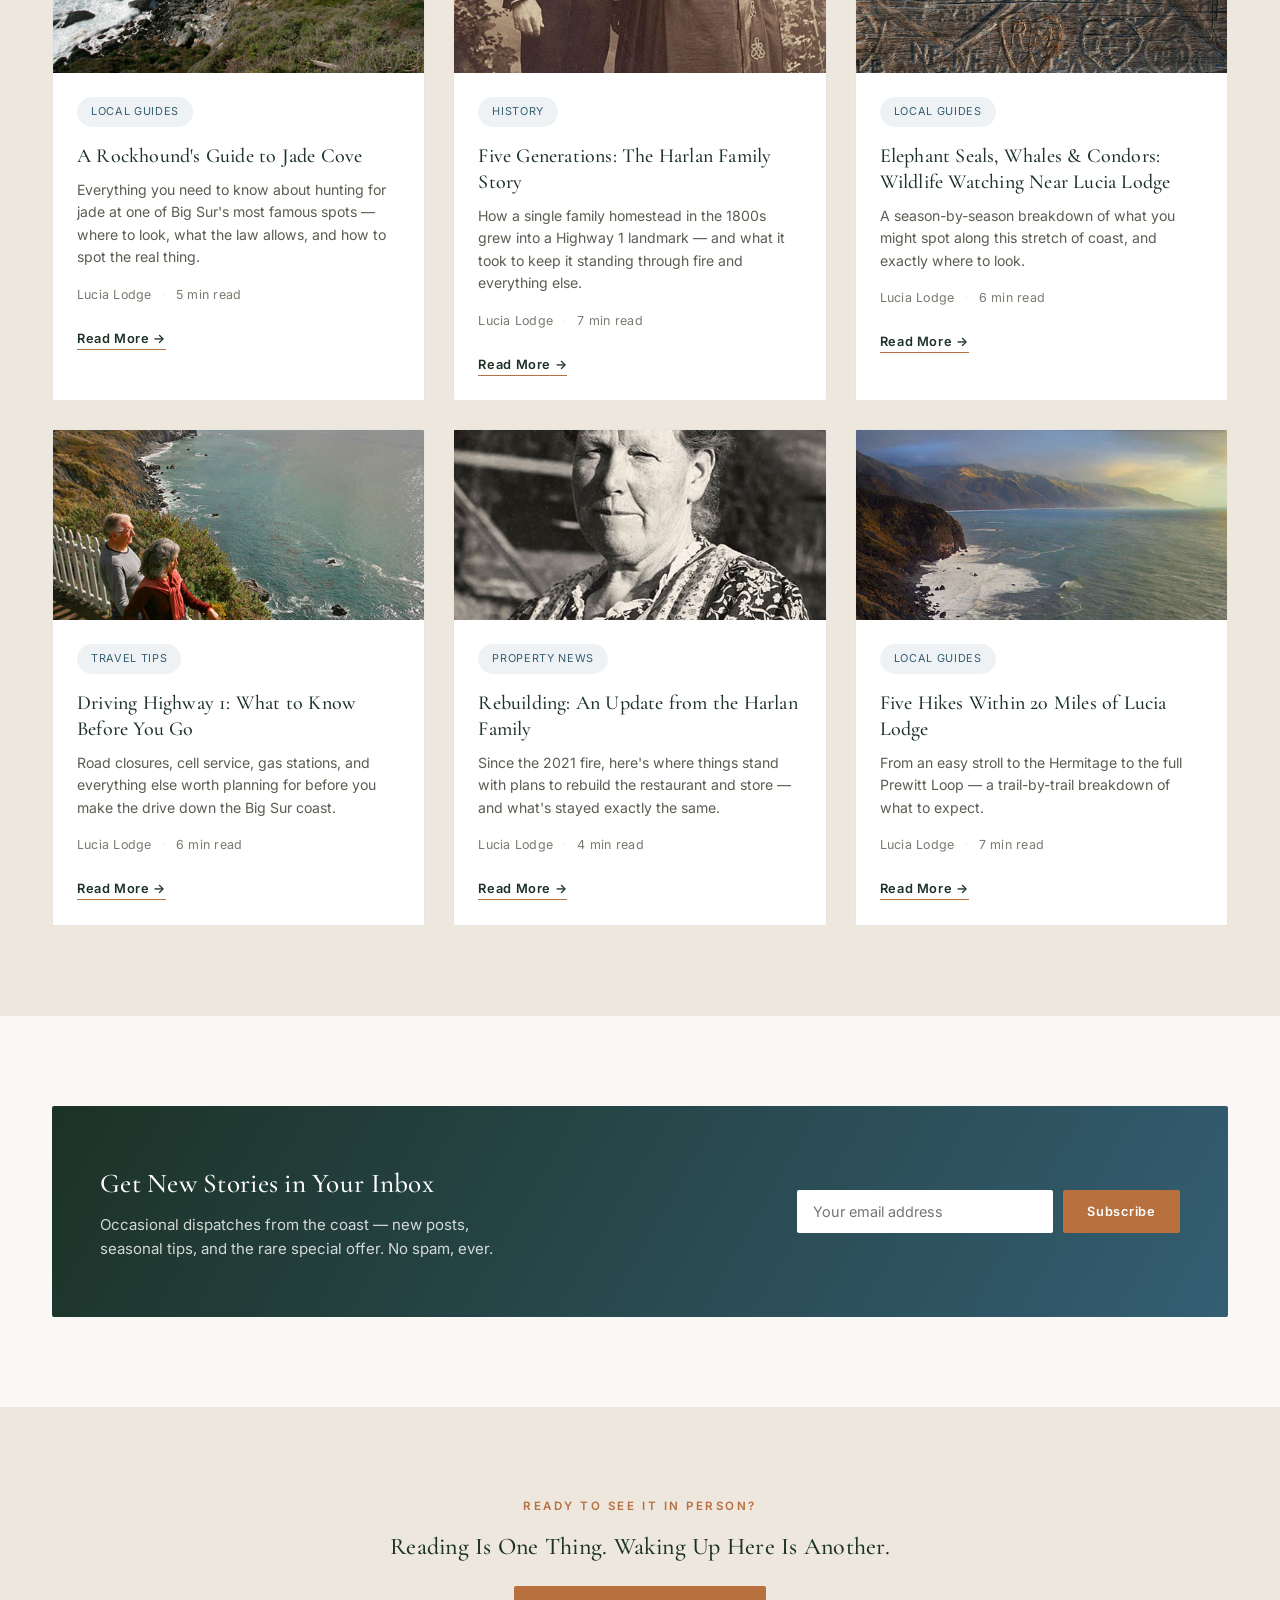
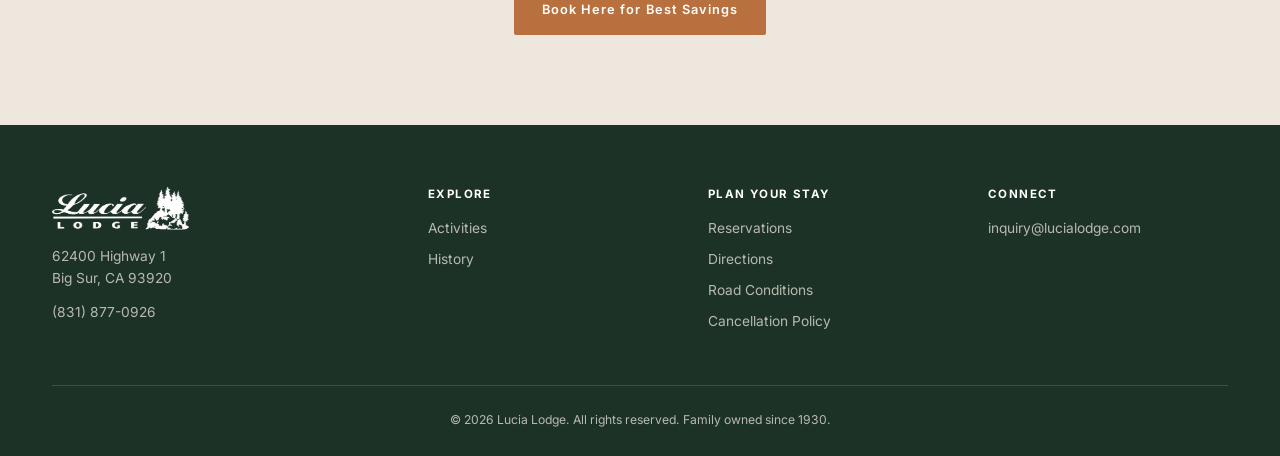
<file: blog.html>
<!DOCTYPE html>
<html lang="en">
<head>
<meta charset="UTF-8">
<meta name="viewport" content="width=device-width, initial-scale=1.0">
<title>The Lucia Journal | Stories from Lucia Lodge & the Big Sur Coast</title>
<meta name="description" content="Travel tips, local guides, and stories from Lucia Lodge on California's Big Sur coast — hiking, history, wildlife, and how to make the most of your stay.">
<link rel="canonical" href="https://lucialodge.com/blog">
<link rel="icon" type="image/x-icon" href="media/home/favicon.ico">

<meta property="og:type" content="website">
<meta property="og:title" content="The Lucia Journal | Lucia Lodge Blog">
<meta property="og:description" content="Travel tips, local guides, and stories from Lucia Lodge on the Big Sur coast.">
<meta property="og:url" content="https://lucialodge.com/blog">
<meta property="og:site_name" content="Lucia Lodge">

<meta name="twitter:card" content="summary_large_image">
<meta name="twitter:title" content="The Lucia Journal | Lucia Lodge Blog">
<meta name="twitter:description" content="Travel tips, local guides, and stories from Lucia Lodge on the Big Sur coast.">

<link rel="preconnect" href="https://fonts.googleapis.com">
<link rel="preconnect" href="https://fonts.gstatic.com" crossorigin>
<link href="https://fonts.googleapis.com/css2?family=Cormorant+Garamond:ital,wght@0,400;0,500;0,600;1,400&family=Inter:wght@400;500;600&display=swap" rel="stylesheet">

<script type="application/ld+json">
{
  "@context": "https://schema.org",
  "@type": "BreadcrumbList",
  "itemListElement": [
    { "@type": "ListItem", "position": 1, "name": "Home", "item": "https://lucialodge.com/" },
    { "@type": "ListItem", "position": 2, "name": "Blog", "item": "https://lucialodge.com/blog" }
  ]
}
</script>

<script type="application/ld+json">
{
  "@context": "https://schema.org",
  "@type": "Blog",
  "name": "The Lucia Journal",
  "description": "Travel tips, local guides, and stories from Lucia Lodge on California's Big Sur coast.",
  "url": "https://lucialodge.com/blog",
  "publisher": { "@type": "Organization", "name": "Lucia Lodge" }
}
</script>

<style>
  :root{
    --forest:#284734; --forest-deep:#1c3226; --ocean:#345E73;
    --sand:#EDE7DD; --cream:#FAF8F4; --copper:#B8703F; --gold:#A8863E;
    --ink:#2A2A24; --line: rgba(42,42,36,0.12);
    --serif: 'Cormorant Garamond', Georgia, serif;
    --sans: 'Inter', -apple-system, BlinkMacSystemFont, sans-serif;
    --max: 1240px; --radius: 2px;
  }
  *{ box-sizing:border-box; margin:0; padding:0; }
  html{ scroll-behavior:smooth; }
  @media (prefers-reduced-motion: reduce){ html{ scroll-behavior:auto; } *{ animation-duration:.001ms !important; transition-duration:.001ms !important; } }
  body{ font-family:var(--sans); color:var(--ink); background:var(--cream); line-height:1.6; -webkit-font-smoothing:antialiased; padding-top: 70px; }
  img{ max-width:100%; display:block; }
  a{ color:inherit; text-decoration:none; }
  ul{ list-style:none; }
  button{ font-family:inherit; cursor:pointer; }
  :focus-visible{ outline:2px solid var(--copper); outline-offset:3px; }
  h1,h2,h3,h4{ font-family:var(--serif); font-weight:500; color:var(--forest-deep); letter-spacing:0.01em; }
  .eyebrow{ font-family:var(--sans); font-size:.72rem; letter-spacing:.22em; text-transform:uppercase; color:var(--copper); font-weight:600; }
  .wrap{ max-width:var(--max); margin:0 auto; padding:0 32px; }
  @media (max-width:640px){ .wrap{ padding:0 20px; } }
  .section-pad{ padding:90px 0; }
  @media (max-width:640px){ .section-pad{ padding:60px 0; } }
  .section-head{ max-width:700px; margin-bottom:40px; }
  .section-head h1, .section-head h2{ font-size:clamp(1.9rem,3.4vw,2.7rem); margin-top:12px; }
  .section-head p{ margin-top:16px; color:#54544a; font-size:1.02rem; max-width:64ch; }

  /* header.site-nav{ position:fixed; top:0; left:0; right:0; z-index:50; padding:16px 0; background:var(--cream); box-shadow:0 2px 24px rgba(28,50,38,0.08); }
  header.site-nav .wrap{ display:flex; align-items:center; justify-content:space-between; }
  .logo{ font-family:var(--serif); font-size:1.5rem; color:var(--forest-deep); letter-spacing:.04em; display:flex; flex-direction:column; line-height:1; }
  .logo span{ font-family:var(--sans); font-size:.56rem; letter-spacing:.32em; font-weight:500; margin-top:4px; color:var(--ocean); }
  .nav-links{ display:flex; align-items:center; gap:32px; }
  .nav-links a{ font-size:.8rem; letter-spacing:.06em; color:var(--forest-deep); opacity:.85; }
  .nav-links a:hover, .nav-links a.current{ opacity:1; color:var(--copper); }
  .nav-links a.book-btn{ background:var(--copper); color:#fff !important; padding:10px 20px; border-radius:var(--radius); font-weight:600; opacity:1; }
  .nav-links a.book-btn:hover{ background:#a05f34; }
  .nav-toggle{ display:none; background:none; border:none; color:var(--forest-deep); font-size:1.6rem; }
  @media (max-width:920px){
    .nav-links{ position:fixed; top:0; right:0; height:100vh; width:min(320px,80vw); background:var(--forest-deep); flex-direction:column; justify-content:center; align-items:flex-start; gap:24px; padding:40px; transform:translateX(100%); transition:transform .4s ease; }
    .nav-links.open{ transform:translateX(0); }
    .nav-links a{ color:var(--sand) !important; font-size:1rem; }
    .nav-toggle{ display:block; z-index:60; }
  } */

  .page-hero{ position:relative; height:46vh; min-height:340px; overflow:hidden; display:flex; align-items:flex-end;
    background: radial-gradient(ellipse at 75% 15%, rgba(184,112,63,0.3), transparent 55%), linear-gradient(180deg, #4a7a63 0%, #2f5a44 35%, #1c3226 75%, #14251c 100%); }
  .page-hero::after{ content:""; position:absolute; inset:0; background:linear-gradient(0deg, rgba(20,37,28,0.85) 0%, rgba(20,37,28,0.15) 55%, rgba(20,37,28,0.3) 100%); }
  .page-hero-content{ position:relative; z-index:2; color:#fff; padding:0 32px 46px; max-width:var(--max); margin:0 auto; width:100%; }
  .page-hero h1{ color:#fff; font-size:clamp(2.1rem,4.4vw,3.4rem); margin-top:10px; }
  .page-hero p.sub{ color:rgba(255,255,255,0.82); max-width:52ch; margin-top:14px; font-size:1.02rem; }
  .breadcrumb{ font-size:.78rem; color:rgba(255,255,255,0.75); margin-bottom:8px; }
  .breadcrumb a{ color:#fff; }
  .page-hero img{ position:absolute; inset:0; width:100%; height:100%; object-fit:cover; }

  .filter-bar{ background:var(--sand); border-bottom:1px solid var(--line); position:sticky; top:64px; z-index:30; }
  .filter-bar .wrap{ display:flex; align-items:center; gap:12px; padding:16px 32px; overflow-x:auto; }
  .filter-chip{ font-size:.78rem; letter-spacing:.04em; padding:8px 18px; border-radius:20px; border:1px solid var(--line); color:var(--forest-deep); white-space:nowrap; background:var(--cream); transition:all .2s ease; }
  .filter-chip:hover{ border-color:var(--copper); }
  .filter-chip.active{ background:var(--forest-deep); color:#fff; border-color:var(--forest-deep); }
  @media (max-width:920px){ .filter-bar{ top:56px; } }

  .featured-post{ display:grid; grid-template-columns:1.15fr 0.85fr; gap:0; border-radius:var(--radius); overflow:hidden; border:1px solid var(--line); }
  @media (max-width:820px){ .featured-post{ grid-template-columns:1fr; } }
  .featured-photo{ height:100%; min-height:320px; }
  .featured-photo img{ width:100%; height:100%; object-fit:cover; }
  .featured-body{ background:#fff; padding:44px; display:flex; flex-direction:column; justify-content:center; }
  .post-tag{ display:inline-block; font-size:.68rem; letter-spacing:.06em; text-transform:uppercase; color:var(--ocean); background:rgba(52,94,115,0.08); padding:6px 14px; border-radius:20px; margin-bottom:16px; align-self:flex-start; }
  .featured-body h2{ font-size:clamp(1.5rem,2.6vw,2.1rem); margin-bottom:14px; }
  .featured-body p{ color:#454540; font-size:.98rem; margin-bottom:20px; }
  .post-meta{ font-size:.78rem; color:#7a7a70; letter-spacing:.02em; display:flex; gap:10px; align-items:center; margin-bottom:20px; }
  .post-meta span:not(:last-child)::after{ content:"·"; margin-left:10px; color:var(--line); }
  .read-link{ font-size:.8rem; font-weight:600; letter-spacing:.05em; color:var(--forest-deep); border-bottom:1px solid var(--copper); padding-bottom:3px; align-self:flex-start; }
  .read-link:hover{ color:var(--copper); }

  .why-section{ background:var(--sand); }
  .post-grid{ display:grid; grid-template-columns:repeat(3,1fr); gap:28px; }
  @media (max-width:900px){ .post-grid{ grid-template-columns:1fr 1fr; } }
  @media (max-width:620px){ .post-grid{ grid-template-columns:1fr; } }
  .post-card{ background:#fff; border:1px solid var(--line); border-radius:var(--radius); overflow:hidden; transition:box-shadow .3s ease, transform .3s ease; }
  .post-card:hover{ box-shadow:0 16px 36px rgba(28,50,38,0.1); transform:translateY(-3px); }
  .post-photo{ height:190px; overflow:hidden; }
  .post-photo img{ width:100%; height:100%; object-fit:cover; transition:transform .6s ease; }
  .post-card:hover .post-photo img{ transform:scale(1.06); }
  .post-body{ padding:24px; }
  .post-body h3{ font-size:1.25rem; margin-bottom:10px; line-height:1.3; }
  .post-body p{ font-size:.88rem; color:#5c5c52; margin-bottom:16px; }

  .newsletter{ background:linear-gradient(120deg, var(--forest-deep), var(--ocean)); color:#fff; border-radius:var(--radius); padding:56px 48px; display:flex; justify-content:space-between; align-items:center; gap:32px; flex-wrap:wrap; }
  .newsletter h2{ color:#fff; font-size:1.7rem; margin-bottom:8px; }
  .newsletter p{ color:rgba(255,255,255,0.8); font-size:.94rem; max-width:44ch; }
  .newsletter-form{ display:flex; gap:10px; flex-wrap:wrap; }
  .newsletter-form input{ padding:13px 16px; border-radius:var(--radius); border:none; font-family:var(--sans); font-size:.9rem; min-width:220px; }
  .newsletter-form button{ background:var(--copper); color:#fff; border:none; padding:13px 24px; border-radius:var(--radius); font-size:.8rem; letter-spacing:.06em; font-weight:600; }
  .newsletter-form button:hover{ background:#a05f34; }

  .btn{ display:inline-block; padding:14px 28px; font-size:.8rem; letter-spacing:.08em; font-weight:600; border-radius:var(--radius); transition:all .25s ease; }
  .btn-primary{ background:var(--copper); color:#fff; }
  .btn-primary:hover{ background:#a05f34; }
  .btn-outline{ border:1px solid rgba(255,255,255,0.55); color:#fff; }
  .btn-outline:hover{ background:rgba(255,255,255,0.12); }
  .cta-row{ display:flex; gap:16px; justify-content:center; flex-wrap:wrap; }

  footer{ background:var(--forest-deep); color:rgba(237,231,221,0.75); padding:60px 0 26px; font-size:.86rem; }
  .footer-grid{ display:grid; grid-template-columns:1.4fr 1fr 1fr 1fr; gap:40px; margin-bottom:44px; }
  @media (max-width:760px){ .footer-grid{ grid-template-columns:1fr 1fr; } }
  .footer-grid h5{ color:#fff; font-size:.72rem; letter-spacing:.12em; text-transform:uppercase; margin-bottom:14px; }
  .footer-grid li{ margin-bottom:9px; }
  .footer-grid a:hover{ color:#fff; }
  .footer-logo{ font-family:var(--serif); font-size:1.4rem; color:#fff; margin-bottom:10px; }
    .footer-bottom{ 
    border-top:1px solid rgba(237,231,221,0.15); 
    padding-top:24px; 
    text-align: center;
    flex-wrap:wrap; 
    gap:12px; 
    font-size:0.76rem; 
  }

  .mobile-book{ display:none; position:fixed; bottom:0; left:0; right:0; z-index:55; background:var(--forest-deep); padding:14px 20px; box-shadow:0 -4px 16px rgba(0,0,0,0.2); }
  .mobile-book a{ display:block; text-align:center; background:var(--copper); color:#fff; padding:14px; border-radius:var(--radius); font-size:.85rem; letter-spacing:.06em; font-weight:600; }
  @media (max-width:920px){ .mobile-book{ display:block; } body{ padding-bottom:74px; } }
</style>
<link rel="stylesheet" href="nav.css">
</head>
<body>

<!-- ============ NAVIGATION ============ -->
<header class="site-nav" id="siteNav">
  <div class="wrap">
    <a href="index.html" class="logo"><img src="media/home/logo.webp" alt="Lucia Lodge"></a>
    <button class="nav-toggle" id="navToggle" aria-label="Toggle navigation" aria-expanded="false" aria-controls="navLinks">&#9776;</button>
    <nav class="nav-links" id="navLinks">
      <a href="index.html">Home</a>
      <!-- <a href="RatesReservation.html">Rates &amp; Reservations</a> -->
      <a href="food-service.html">Food Service</a>
      <a href="activities.html">Activities</a>
      <a href="directions.html" role="menuitem">Directions</a>
      <div class="dropdown" id="resourcesDropdown">
        <a href="#" role="button" aria-haspopup="true" aria-expanded="false">Resources</a>
        <div class="dropdown-content" role="menu">
          <a href="about.html" role="menuitem">About Us</a> 
          <a href="history.html" role="menuitem">History</a>
          <a href="contact.html" role="menuitem">Contact Us</a>
          <a href="faq.html" role="menuitem">FAQ</a>
        </div>
      </div>
      
      <a href="https://lucialodge.client.innroad.com/" target="_blank" class="book-btn">Book Here for Best Savings</a>
    </nav>
  </div>
</header>

<main>

  <section class="page-hero" aria-label="The Lucia Journal blog">
    <img src="media/activities/activitiestop.jpg" alt="Ocean view from a bed at Lucia Lodge, looking out over the cliffs and Pacific Ocean">
    <div class="page-hero-content">
      <p class="breadcrumb"><a href="index.html">Home</a> &nbsp;/&nbsp; Journal</p>
      <p class="eyebrow" style="color:var(--sand);">The Lucia Journal</p>
      <h1>Stories from the Big Sur Coast</h1>
      <p class="sub">Travel tips, local guides, and dispatches from a stretch of coastline that hasn't changed much in a hundred years &mdash; even if we have a few new things to share about it.</p>
    </div>
  </section>

  <nav class="filter-bar" aria-label="Filter posts by category" id="blog">
    <div class="wrap">
      <a href="#" class="filter-chip active">All Posts</a>
      <a href="#" class="filter-chip">Travel Tips</a>
      <a href="#" class="filter-chip">Local Guides</a>
      <a href="#" class="filter-chip">History</a>
      <a href="#" class="filter-chip">Property News</a>
    </div>
  </nav>

  <!-- FEATURED POST -->
  <section class="section-pad">
    <div class="wrap">
      <article class="featured-post">
        <div class="featured-photo">
          <img src="media/home/lodge.jpeg" alt="Fog rolling over the Big Sur coastline near Lucia Lodge at sunrise">
        </div>
        <div class="featured-body">
          <span class="post-tag">Travel Tips</span>
          <h2>When Is the Best Time to Visit Big Sur? A Season-by-Season Guide</h2>
          <p>High season, mid-season, or off-peak &mdash; each brings a different version of this coastline. Here's what to expect from the weather, the fog, and the crowds no matter when you plan your trip.</p>
          <div class="post-meta"><span>Lucia Lodge</span><span>8 min read</span></div>
          <a href="#" class="read-link">Read the Full Guide &rarr;</a>
        </div>
      </article>
    </div>
  </section>

  <!-- POST GRID -->
  <section class="section-pad why-section" aria-labelledby="latest-heading">
    <div class="wrap">
      <div class="section-head">
        <p class="eyebrow">Latest Posts</p>
        <h2 id="latest-heading">From the Journal</h2>
      </div>
      <div class="post-grid">

        <article class="post-card">
          <div class="post-photo">
            <img src="media/activities/activities.jade.jpg" alt="A handful of polished Big Sur jade found at Jade Cove"></div>
          <div class="post-body">
            <span class="post-tag">Local Guides</span>
            <h3>A Rockhound's Guide to Jade Cove</h3>
            <p>Everything you need to know about hunting for jade at one of Big Sur's most famous spots &mdash; where to look, what the law allows, and how to spot the real thing.</p>
            <div class="post-meta"><span>Lucia Lodge</span><span>5 min read</span></div>
            <a href="#" class="read-link">Read More &rarr;</a>
          </div>
        </article>

        <article class="post-card">
          <div class="post-photo">
            <img src="media/history/historywilberada.jpg" alt="Sepia-toned archival photo of the Harlan family homestead in Big Sur"></div>
          <div class="post-body">
            <span class="post-tag">History</span>
            <h3>Five Generations: The Harlan Family Story</h3>
            <p>How a single family homestead in the 1800s grew into a Highway 1 landmark &mdash; and what it took to keep it standing through fire and everything else.</p>
            <div class="post-meta"><span>Lucia Lodge</span><span>7 min read</span></div>
            <a href="#" class="read-link">Read More &rarr;</a>
          </div>
        </article>

        <article class="post-card">
          <div class="post-photo">
            <img src="media/home/contacttop.jpg" alt="Elephant seals resting on the beach at Piedras Blancas near Big Sur"></div>
          <div class="post-body">
            <span class="post-tag">Local Guides</span>
            <h3>Elephant Seals, Whales &amp; Condors: Wildlife Watching Near Lucia Lodge</h3>
            <p>A season-by-season breakdown of what you might spot along this stretch of coast, and exactly where to look.</p>
            <div class="post-meta"><span>Lucia Lodge</span><span>6 min read</span></div>
            <a href="#" class="read-link">Read More &rarr;</a>
          </div>
        </article>

        <article class="post-card">
          <div class="post-photo">
            <img src="media/about/about3.jpg" alt="Winding Highway 1 through the fog near Big Sur"></div>
          <div class="post-body">
            <span class="post-tag">Travel Tips</span>
            <h3>Driving Highway 1: What to Know Before You Go</h3>
            <p>Road closures, cell service, gas stations, and everything else worth planning for before you make the drive down the Big Sur coast.</p>
            <div class="post-meta"><span>Lucia Lodge</span><span>6 min read</span></div>
            <a href="#" class="read-link">Read More &rarr;</a>
          </div>
        </article>

        <article class="post-card">
          <div class="post-photo">
            <img src="media/history/historylulu.jpg" alt="Sunset light on the cliffside cabins at Lucia Lodge"></div>
          <div class="post-body">
            <span class="post-tag">Property News</span>
            <h3>Rebuilding: An Update from the Harlan Family</h3>
            <p>Since the 2021 fire, here's where things stand with plans to rebuild the restaurant and store &mdash; and what's stayed exactly the same.</p>
            <div class="post-meta"><span>Lucia Lodge</span><span>4 min read</span></div>
            <a href="#" class="read-link">Read More &rarr;</a>
          </div>
        </article>

        <article class="post-card">
          <div class="post-photo">
            <img src="media/home/faqtop.jpg" alt="Coastal trail through wildflowers near Sand Dollar Beach in Big Sur"></div>
          <div class="post-body">
            <span class="post-tag">Local Guides</span>
            <h3>Five Hikes Within 20 Miles of Lucia Lodge</h3>
            <p>From an easy stroll to the Hermitage to the full Prewitt Loop &mdash; a trail-by-trail breakdown of what to expect.</p>
            <div class="post-meta"><span>Lucia Lodge</span><span>7 min read</span></div>
            <a href="#" class="read-link">Read More &rarr;</a>
          </div>
        </article>

      </div>
    </div>
  </section>

  <!-- NEWSLETTER -->
  <section class="section-pad">
    <div class="wrap">
      <div class="newsletter">
        <div>
          <h2>Get New Stories in Your Inbox</h2>
          <p>Occasional dispatches from the coast &mdash; new posts, seasonal tips, and the rare special offer. No spam, ever.</p>
        </div>
        <form class="newsletter-form" onsubmit="event.preventDefault(); alert('Thank you — this is a design prototype, so signups aren\'t actually processed yet.');">
          <input type="email" placeholder="Your email address" required aria-label="Email address">
          <button type="submit">Subscribe</button>
        </form>
      </div>
    </div>
  </section>

  <!-- FINAL CTA -->
  <section class="section-pad why-section" id="book" aria-labelledby="cta-heading" style="text-align:center;">
    <div class="wrap">
      <p class="eyebrow">Ready to See It in Person?</p>
      <h2 id="cta-heading" style="margin:12px 0 20px;">Reading Is One Thing. Waking Up Here Is Another.</h2>
      <div class="cta-row">
        <a href="https://lucialodge.client.innroad.com/" target="_blank" class="btn btn-primary">Book Here for Best Savings</a>
        
      </div>
    </div>
  </section>

</main>

<footer id="contact">
  <div class="wrap">
    <div class="footer-grid">
      <div>
        <div class="footer-logo">
          <a href="index.html" class="logo" style="filter: invert(1);"><img src="media/home/logo.webp" alt="Lucia Lodge"></a>
        </div>
        <p>62400 Highway 1<br>Big Sur, CA 93920</p>
        <p style="margin-top:12px;">(831) 877-0926</p>
      </div>
      <div>
        <h5>Explore</h5>
        <ul>
          <!-- <li><a href="rooms.html">Rooms</a></li> -->
          <li><a href="activities.html">Activities</a></li>
          <li><!-- <a href="gallery.html">Gallery</a> --></li>
          <li><a href="history.html">History</a></li>
        </ul>
      </div>
      <div>
        <h5>Plan Your Stay</h5>
        <ul>
          <li><a href="RatesReservation.html">Reservations</a></li>
          <li><a href="directions.html">Directions</a></li>
          <li><a href="https://roads.dot.ca.gov/">Road Conditions</a></li>
          <li><a href="RatesReservation.html">Cancellation Policy</a></li>
        </ul>
      </div>
      <div>
        <h5>Connect</h5>
        <ul>
          <li>inquiry@lucialodge.com</li>
        </ul>
      </div>
    </div>
    <div class="footer-bottom">
      <span>&copy; 2026 Lucia Lodge. All rights reserved. Family owned since 1930.</span>
       
    </div>
  </div>
</footer>

<div class="mobile-book"><a href="rates-reservations.html">Check Availability</a></div>

<script>
  const navToggle = document.getElementById('navToggle');
  const navLinks = document.getElementById('navLinks');
  navToggle.addEventListener('click', () => {
    const isOpen = navLinks.classList.toggle('open');
    navToggle.setAttribute('aria-expanded', String(isOpen));
  });
  navLinks.querySelectorAll('a').forEach(a => a.addEventListener('click', () => {
    navLinks.classList.remove('open');
    navToggle.setAttribute('aria-expanded', 'false');
  }));

  document.querySelectorAll('.filter-chip').forEach(chip => {
    chip.addEventListener('click', (e) => {
      e.preventDefault();
      document.querySelectorAll('.filter-chip').forEach(c => c.classList.remove('active'));
      chip.classList.add('active');
    });
  });
</script>

 <script src="nav.js"></script>
</body>
</html>
</file>
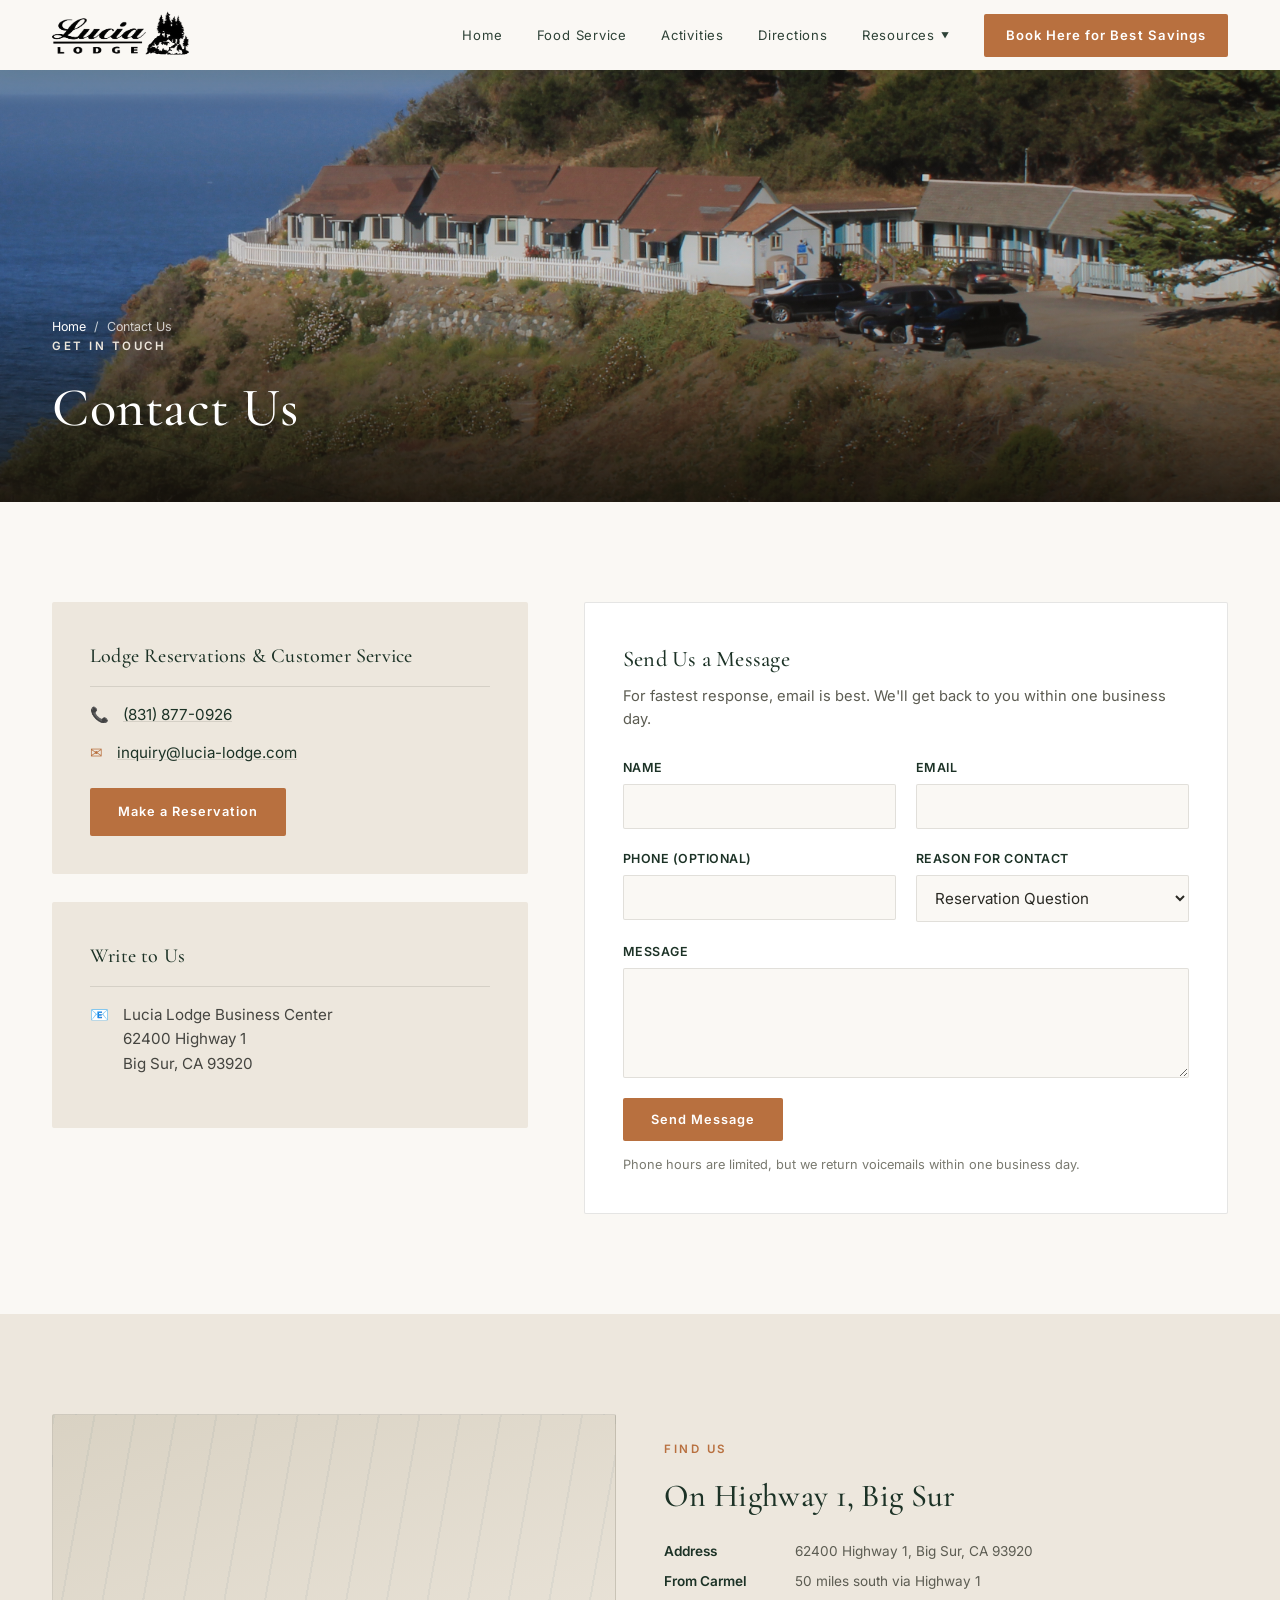
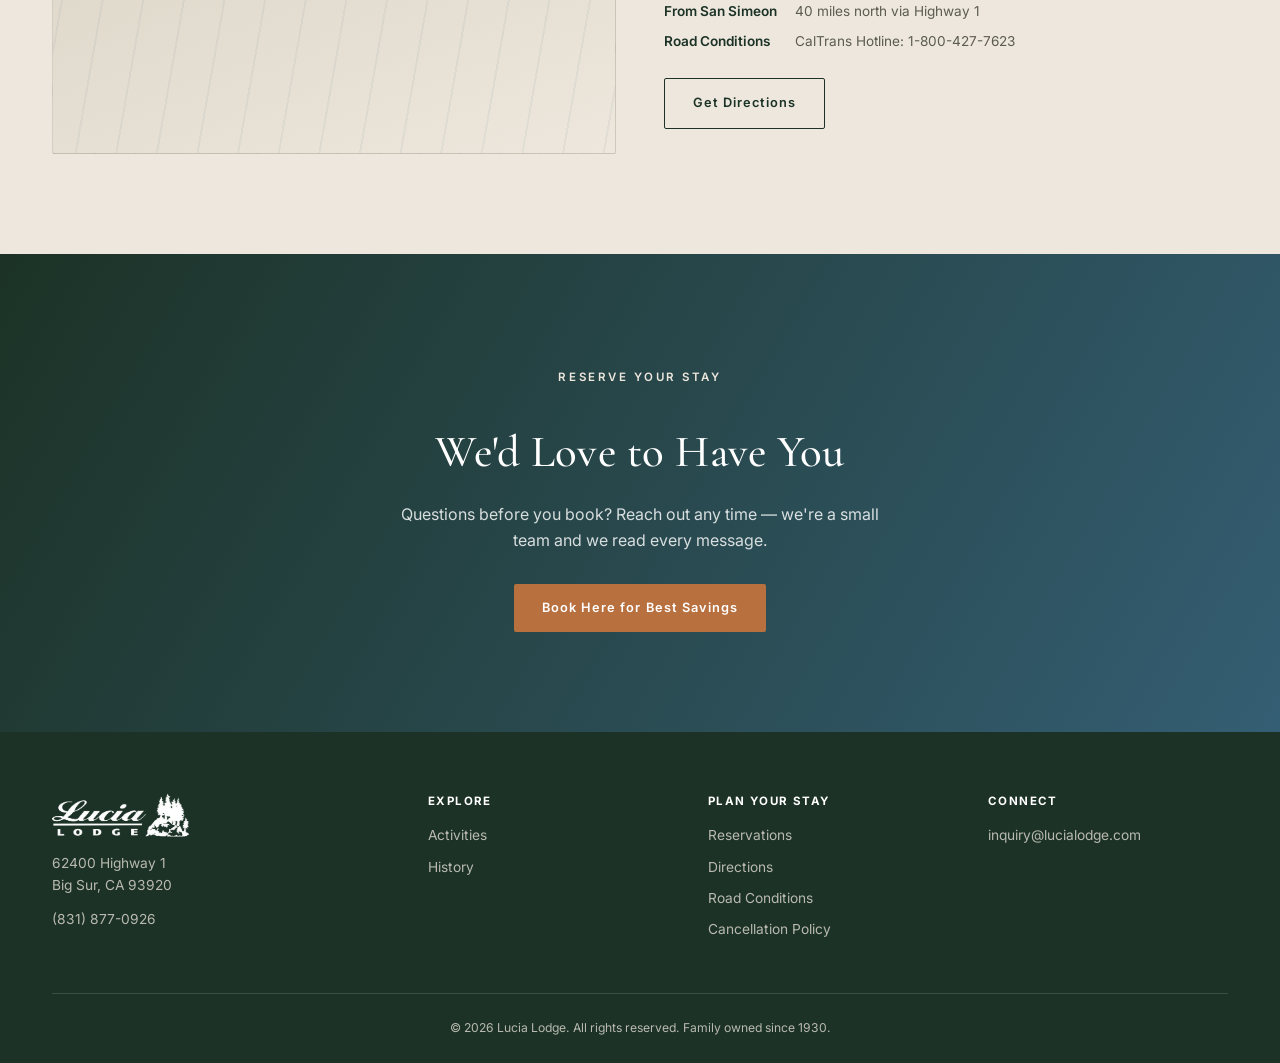
<file: contact.html>
<!DOCTYPE html>
<html lang="en">
<head>
<meta charset="UTF-8">
<meta name="viewport" content="width=device-width, initial-scale=1.0">
<title>Contact Us | Lucia Lodge, Big Sur</title>
<meta name="description" content="Contact Lucia Lodge for reservations or customer service — call (831) 877-0926, email inquiry@lucia-lodge.com, or write to us at 62400 Highway 1, Big Sur, CA 93920.">
<link rel="canonical" href="https://lucialodge.com/contact">
<link rel="icon" type="image/x-icon" href="media/home/favicon.ico">

<meta property="og:type" content="website">
<meta property="og:title" content="Contact Us | Lucia Lodge, Big Sur">
<meta property="og:description" content="Call, email, or write to Lucia Lodge for reservations and customer service.">
<meta property="og:url" content="https://lucialodge.com/contact">
<meta property="og:site_name" content="Lucia Lodge">

<meta name="twitter:card" content="summary_large_image">
<meta name="twitter:title" content="Contact Us | Lucia Lodge, Big Sur">
<meta name="twitter:description" content="Call, email, or write to Lucia Lodge for reservations and customer service.">

<link rel="preconnect" href="https://fonts.googleapis.com">
<link rel="preconnect" href="https://fonts.gstatic.com" crossorigin>
<link href="https://fonts.googleapis.com/css2?family=Cormorant+Garamond:ital,wght@0,400;0,500;0,600;1,400&family=Inter:wght@400;500;600&display=swap" rel="stylesheet">

<script type="application/ld+json">
{
  "@context": "https://schema.org",
  "@type": "BreadcrumbList",
  "itemListElement": [
    { "@type": "ListItem", "position": 1, "name": "Home", "item": "https://lucialodge.com/" },
    { "@type": "ListItem", "position": 2, "name": "Contact Us", "item": "https://lucialodge.com/contact" }
  ]
}
</script>

<script type="application/ld+json">
{
  "@context": "https://schema.org",
  "@type": "LodgingBusiness",
  "name": "Lucia Lodge",
  "telephone": "+1-831-877-0926",
  "email": "inquiry@lucia-lodge.com",
  "address": {
    "@type": "PostalAddress",
    "streetAddress": "62400 Highway 1",
    "addressLocality": "Big Sur",
    "addressRegion": "CA",
    "postalCode": "93920",
    "addressCountry": "US"
  },
  "contactPoint": {
    "@type": "ContactPoint",
    "telephone": "+1-831-877-0926",
    "email": "inquiry@lucia-lodge.com",
    "contactType": "reservations"
  }
}
</script>

<style>
  :root{
    --forest:#284734; --forest-deep:#1c3226; --ocean:#345E73;
    --sand:#EDE7DD; --cream:#FAF8F4; --copper:#B8703F; --gold:#A8863E;
    --ink:#2A2A24; --line: rgba(42,42,36,0.12);
    --serif: 'Cormorant Garamond', Georgia, serif;
    --sans: 'Inter', -apple-system, BlinkMacSystemFont, sans-serif;
    --max: 1240px; --radius: 2px;
  }
  *{ box-sizing:border-box; margin:0; padding:0; }
  html{ scroll-behavior:smooth; }
  @media (prefers-reduced-motion: reduce){ html{ scroll-behavior:auto; } *{ animation-duration:.001ms !important; transition-duration:.001ms !important; } }
  body{ font-family:var(--sans); color:var(--ink); background:var(--cream); line-height:1.6; -webkit-font-smoothing:antialiased; padding-top: 70px; }
  img{ max-width:100%; display:block; }
  a{ color:inherit; text-decoration:none; }
  ul{ list-style:none; }
  button{ font-family:inherit; cursor:pointer; }
  :focus-visible{ outline:2px solid var(--copper); outline-offset:3px; }
  h1,h2,h3,h4{ font-family:var(--serif); font-weight:500; color:var(--forest-deep); letter-spacing:0.01em; }
  .eyebrow{ font-family:var(--sans); font-size:.72rem; letter-spacing:.22em; text-transform:uppercase; color:var(--copper); font-weight:600; }
  .wrap{ max-width:var(--max); margin:0 auto; padding:0 32px; }
  @media (max-width:640px){ .wrap{ padding:0 20px; } }
  .section-pad{ padding:100px 0; }
  @media (max-width:640px){ .section-pad{ padding:64px 0; } }
  .section-head{ max-width:700px; margin-bottom:44px; }
  .section-head h1, .section-head h2{ font-size:clamp(1.9rem,3.4vw,2.7rem); margin-top:12px; }
  .section-head p{ margin-top:16px; color:#54544a; font-size:1.02rem; max-width:64ch; }

  /* header.site-nav{ position:fixed; top:0; left:0; right:0; z-index:50; padding:16px 0; background:var(--cream); box-shadow:0 2px 24px rgba(28,50,38,0.08); }
  header.site-nav .wrap{ display:flex; align-items:center; justify-content:space-between; }
  .logo{ font-family:var(--serif); font-size:1.5rem; color:var(--forest-deep); letter-spacing:.04em; display:flex; flex-direction:column; line-height:1; }
  .logo span{ font-family:var(--sans); font-size:.56rem; letter-spacing:.32em; font-weight:500; margin-top:4px; color:var(--ocean); }
  .nav-links{ display:flex; align-items:center; gap:32px; }
  .nav-links a{ font-size:.8rem; letter-spacing:.06em; color:var(--forest-deep); opacity:.85; }
  .nav-links a:hover, .nav-links a.current{ opacity:1; color:var(--copper); }
  .nav-links a.book-btn{ background:var(--copper); color:#fff !important; padding:10px 20px; border-radius:var(--radius); font-weight:600; opacity:1; }
  .nav-links a.book-btn:hover{ background:#a05f34; }
  .nav-toggle{ display:none; background:none; border:none; color:var(--forest-deep); font-size:1.6rem; }
  @media (max-width:920px){
    .nav-links{ position:fixed; top:0; right:0; height:100vh; width:min(320px,80vw); background:var(--forest-deep); flex-direction:column; justify-content:center; align-items:flex-start; gap:24px; padding:40px; transform:translateX(100%); transition:transform .4s ease; }
    .nav-links.open{ transform:translateX(0); }
    .nav-links a{ color:var(--sand) !important; font-size:1rem; }
    .nav-toggle{ display:block; z-index:60; }
  } */

  .page-hero{ position:relative; height:48vh; min-height:340px; overflow:hidden; display:flex; align-items:flex-end;
    background: linear-gradient(120deg, #7a5a3e 0%, #4a3d2c 50%, #241d15 100%); }
  .page-hero::before{ content:""; position:absolute; inset:0; background:repeating-linear-gradient(88deg, rgba(0,0,0,0.06) 0 3px, transparent 3px 9px); }
  .page-hero::after{ content:""; position:absolute; inset:0; background:linear-gradient(0deg, rgba(20,16,10,0.88) 0%, rgba(20,16,10,0.15) 55%, rgba(20,16,10,0.3) 100%); }
  .page-hero-content{ position:relative; z-index:2; color:#fff; padding:0 32px 50px; max-width:var(--max); margin:0 auto; width:100%; }
  .page-hero h1{ color:#fff; font-size:clamp(2.1rem,4.4vw,3.4rem); margin-top:10px; }
  .breadcrumb{ font-size:.78rem; color:rgba(255,255,255,0.75); margin-top:14px; }
  .breadcrumb a{ color:#fff; }
  .page-hero img{ position:absolute; inset:0; width:100%; height:100%; object-fit:cover; }

  .contact-flex{ display:grid; grid-template-columns:0.85fr 1.15fr; gap:56px; align-items:start; }
  @media (max-width:900px){ .contact-flex{ grid-template-columns:1fr; } }

  .contact-card{ background:var(--sand); border-radius:var(--radius); padding:38px; margin-bottom:28px; }
  .contact-card h3{ font-size:1.25rem; margin-bottom:16px; padding-bottom:14px; border-bottom:1px solid var(--line); }
  .contact-row{ display:flex; gap:14px; margin-bottom:14px; font-size:.95rem; color:#454540; }
  .contact-row .icon{ color:var(--copper); flex-shrink:0; }
  .contact-row a{ color:var(--forest-deep); text-decoration:underline; text-decoration-color:var(--line); }
  .contact-card .btn{ margin-top:8px; }

  .btn{ display:inline-block; padding:14px 28px; font-size:.8rem; letter-spacing:.08em; font-weight:600; border-radius:var(--radius); transition:all .25s ease; }
  .btn-primary{ background:var(--copper); color:#fff; }
  .btn-primary:hover{ background:#a05f34; }
  .btn-outline{ border:1px solid rgba(255,255,255,0.55); color:#fff; }
  .btn-outline:hover{ background:rgba(255,255,255,0.12); }
  .btn-outline-dark{ border:1px solid var(--forest-deep); color:var(--forest-deep); }
  .btn-outline-dark:hover{ background:var(--forest-deep); color:#fff; }

  .contact-form{ background:#fff; border:1px solid var(--line); border-radius:var(--radius); padding:38px; }
  .contact-form h3{ font-size:1.4rem; margin-bottom:8px; }
  .contact-form > p{ color:#5c5c52; font-size:.92rem; margin-bottom:26px; }
  .form-grid{ display:grid; grid-template-columns:1fr 1fr; gap:20px; margin-bottom:20px; }
  @media (max-width:560px){ .form-grid{ grid-template-columns:1fr; } }
  .field{ display:flex; flex-direction:column; gap:6px; }
  .field.full{ grid-column:1/-1; }
  .field label{ font-size:.78rem; letter-spacing:.04em; text-transform:uppercase; color:var(--forest-deep); font-weight:600; }
  .field input, .field select, .field textarea{
    font-family:var(--sans); font-size:.95rem; padding:12px 14px; border:1px solid var(--line);
    border-radius:var(--radius); background:var(--cream); color:var(--ink);
  }
  .field textarea{ resize:vertical; min-height:110px; }
  .field input:focus, .field select:focus, .field textarea:focus{ outline:2px solid var(--copper); outline-offset:1px; }
  .form-note{ font-size:.8rem; color:#7a7a70; margin-top:14px; }

  .why-section{ background:var(--sand); }
  .map-flex{ display:grid; grid-template-columns:1fr 1fr; gap:48px; align-items:center; }
  @media (max-width:860px){ .map-flex{ grid-template-columns:1fr; } }
  .map-visual{ height:340px; border-radius:var(--radius); position:relative; overflow:hidden;
    background: repeating-linear-gradient(100deg, rgba(52,94,115,0.06) 0 2px, transparent 2px 40px), linear-gradient(160deg, #d9d2c3 0%, #EDE7DD 100%);
    border:1px solid var(--line); }
  .map-pin{ position:absolute; top:48%; left:38%; width:16px; height:16px; background:var(--copper); border-radius:50% 50% 50% 0; transform:rotate(-45deg); box-shadow:0 0 0 6px rgba(184,112,63,0.15); }
  .map-copy dl{ display:grid; grid-template-columns:auto 1fr; gap:8px 18px; margin:20px 0 26px; }
  .map-copy dt{ font-weight:600; color:var(--forest-deep); font-size:.85rem; }
  .map-copy dd{ color:#5c5c52; font-size:.85rem; }

  .final-cta{ background:linear-gradient(120deg, var(--forest-deep), var(--ocean)); color:#fff; text-align:center; padding:100px 0; }
  .final-cta h2{ color:#fff; font-size:clamp(2rem,3.6vw,2.8rem); }
  .final-cta p{ margin:14px 0 30px; color:rgba(255,255,255,0.82); max-width:50ch; margin-left:auto; margin-right:auto; }
  .cta-row{ display:flex; gap:16px; justify-content:center; flex-wrap:wrap; }

  footer{ background:var(--forest-deep); color:rgba(237,231,221,0.75); padding:60px 0 26px; font-size:.86rem; }
  .footer-grid{ display:grid; grid-template-columns:1.4fr 1fr 1fr 1fr; gap:40px; margin-bottom:44px; }
  @media (max-width:760px){ .footer-grid{ grid-template-columns:1fr 1fr; } }
  .footer-grid h5{ color:#fff; font-size:.72rem; letter-spacing:.12em; text-transform:uppercase; margin-bottom:14px; }
  .footer-grid li{ margin-bottom:9px; }
  .footer-grid a:hover{ color:#fff; }
  .footer-logo{ font-family:var(--serif); font-size:1.4rem; color:#fff; margin-bottom:10px; }
    .footer-bottom{ 
    border-top:1px solid rgba(237,231,221,0.15); 
    padding-top:24px; 
    text-align: center;
    flex-wrap:wrap; 
    gap:12px; 
    font-size:0.76rem; 
  }

  .mobile-book{ display:none; position:fixed; bottom:0; left:0; right:0; z-index:55; background:var(--forest-deep); padding:14px 20px; box-shadow:0 -4px 16px rgba(0,0,0,0.2); }
  .mobile-book a{ display:block; text-align:center; background:var(--copper); color:#fff; padding:14px; border-radius:var(--radius); font-size:.85rem; letter-spacing:.06em; font-weight:600; }
  @media (max-width:920px){ .mobile-book{ display:block; } body{ padding-bottom:74px; } }
</style>
<link rel="stylesheet" href="nav.css">
</head>
<body>

<!-- ============ NAVIGATION ============ -->
<header class="site-nav" id="siteNav">
  <div class="wrap">
    <a href="index.html" class="logo"><img src="media/home/logo.webp" alt="Lucia Lodge"></a>
    <button class="nav-toggle" id="navToggle" aria-label="Toggle navigation" aria-expanded="false" aria-controls="navLinks">&#9776;</button>
    <nav class="nav-links" id="navLinks">
      <a href="index.html">Home</a>
      <!-- <a href="RatesReservation.html">Rates &amp; Reservations</a> -->
      <a href="food-service.html">Food Service</a>
      <a href="activities.html">Activities</a>
      <a href="directions.html" role="menuitem">Directions</a>
      <div class="dropdown" id="resourcesDropdown">
        <a href="#" role="button" aria-haspopup="true" aria-expanded="false">Resources</a>
        <div class="dropdown-content" role="menu">
          <a href="about.html" role="menuitem">About Us</a> 
          <a href="history.html" role="menuitem">History</a>
          <a href="contact.html" role="menuitem">Contact Us</a>
          <a href="faq.html" role="menuitem">FAQ</a>
        </div>
      </div>
      
      <a href="https://lucialodge.client.innroad.com/" target="_blank" class="book-btn">Book Here for Best Savings</a>
    </nav>
  </div>
</header>

<main>

  <section class="page-hero" aria-label="Contact Lucia Lodge">
    <img src="media/images/Exterior-building/lucia-lodge-coastal-cabins-highway-1.jpg" alt="Ocean view from a bed at Lucia Lodge, looking out over the cliffs and Pacific Ocean">
    <div class="page-hero-content">
      <p class="breadcrumb"><a href="index.html">Home</a> &nbsp;/&nbsp; Contact Us</p>
      <p class="eyebrow" style="color:var(--sand);">Get in Touch</p>
      <h1>Contact Us</h1>
    </div>
  </section>

  <!-- CONTACT INFO + FORM -->
  <section class="section-pad" id="contact">
    <div class="wrap">
      <div class="contact-flex">

        <div>
          <div class="contact-card">
            <h3>Lodge Reservations &amp; Customer Service</h3>
            <div class="contact-row"><span class="icon">&#128222;</span><a>(831) 877-0926</a></div>
            <div class="contact-row"><span class="icon">&#9993;</span><a>inquiry@lucia-lodge.com</a></div>
            <a href="https://lucialodge.client.innroad.com/" class="btn btn-primary">Make a Reservation</a>
          </div>

          <div class="contact-card">
            <h3>Write to Us</h3>
            <div class="contact-row"><span class="icon">&#128231;</span>
              <span>Lucia Lodge Business Center<br>62400 Highway 1<br>Big Sur, CA 93920</span>
            </div>
          </div>
        </div>

        <div class="contact-form">
          <h3>Send Us a Message</h3>
          <p>For fastest response, email is best. We'll get back to you within one business day.</p>
          <form onsubmit="event.preventDefault(); alert('Thank you — this is a design prototype, so messages aren\'t actually sent yet.');">
            <div class="form-grid">
              <div class="field"><label for="name">Name</label><input type="text" id="name" name="name" required></div>
              <div class="field"><label for="email">Email</label><input type="email" id="email" name="email" required></div>
              <div class="field"><label for="phone">Phone (Optional)</label><input type="tel" id="phone" name="phone"></div>
              <div class="field"><label for="reason">Reason for Contact</label>
                <select id="reason" name="reason">
                  <option>Reservation Question</option>
                  <option>Existing Reservation</option>
                  <option>General Inquiry</option>
                  <option>Group / Event</option>
                  <option>Other</option>
                </select>
              </div>
              <div class="field full"><label for="message">Message</label><textarea id="message" name="message" required></textarea></div>
            </div>
            <button type="submit" class="btn btn-primary" style="border:none;">Send Message</button>
            <p class="form-note">Phone hours are limited, but we return voicemails within one business day.</p>
          </form>
        </div>

      </div>
    </div>
  </section>

  <!-- MAP -->
  <section class="section-pad why-section" aria-labelledby="map-heading">
    <div class="wrap">
      <div class="map-flex">
        <div class="map-visual" role="img" aria-label="Map showing Lucia Lodge's location on Highway 1 in Big Sur, California">
          <iframe 
            src="https://www.google.com/maps/embed?pb=!1m14!1m8!1m3!1d25877.569050908136!2d-121.552734!3d36.020225!3m2!1i1024!2i768!4f13.1!3m3!1m2!1s0x808d3b7cd7d0bc9f%3A0x8c5a4a5a5a5a5a5a!2sLucia%20Lodge!5e0!3m2!1sen!2sus!4v1234567890" 
            width="100%" 
            height="100%" 
            style="border:0; position:absolute; top:0; left:0;" 
            allowfullscreen="" 
            loading="lazy" 
            referrerpolicy="no-referrer-when-downgrade">
          </iframe>
        </div>
        <div class="map-copy">
          <p class="eyebrow">Find Us</p>
          <h2 id="map-heading" style="margin:12px 0 20px;font-size:2rem;">On Highway 1, Big Sur</h2>
          <dl>
            <dt>Address</dt><dd>62400 Highway 1, Big Sur, CA 93920</dd>
            <dt>From Carmel</dt><dd>50 miles south via Highway 1</dd>
            <dt>From San Simeon</dt><dd>40 miles north via Highway 1</dd>
            <dt>Road Conditions</dt><dd>CalTrans Hotline: 1-800-427-7623</dd>
          </dl>
          <a href="#" class="btn btn-outline-dark">Get Directions</a>
        </div>
      </div>
    </div>
  </section>

  <!-- FINAL CTA -->
  <section class="final-cta" id="book" aria-labelledby="cta-heading">
    <div class="wrap">
      <p class="eyebrow" style="color:var(--sand);">Reserve Your Stay</p>
      <h2 id="cta-heading">We'd Love to Have You</h2>
      <p>Questions before you book? Reach out any time &mdash; we're a small team and we read every message.</p>
      <div class="cta-row">
        <a href="https://lucialodge.client.innroad.com/" target="_blank" class="btn btn-primary">Book Here for Best Savings</a>
      </div>
    </div>
  </section>

</main>


<footer id="contact">
  <div class="wrap">
    <div class="footer-grid">
      <div>
        <div class="footer-logo">
          <a href="index.html" class="logo" style="filter: invert(1);"><img src="media/home/logo.webp" alt="Lucia Lodge"></a>
        </div>
        <p>62400 Highway 1<br>Big Sur, CA 93920</p>
        <p style="margin-top:12px;">(831) 877-0926</p>
      </div>
      <div>
        <h5>Explore</h5>
        <ul>
          <!-- <li><a href="rooms.html">Rooms</a></li> -->
          <li><a href="activities.html">Activities</a></li>
          <li><!-- <a href="gallery.html">Gallery</a> --></li>
          <li><a href="history.html">History</a></li>
        </ul>
      </div>
      <div>
        <h5>Plan Your Stay</h5>
        <ul>
          <li><a href="RatesReservation.html">Reservations</a></li>
          <li><a href="directions.html">Directions</a></li>
          <li><a href="https://roads.dot.ca.gov/">Road Conditions</a></li>
          <li><a href="RatesReservation.html">Cancellation Policy</a></li>
        </ul>
      </div>
      <div>
        <h5>Connect</h5>
        <ul>
          <li>inquiry@lucialodge.com</li>
        </ul>
      </div>
    </div>
    <div class="footer-bottom">
      <span>&copy; 2026 Lucia Lodge. All rights reserved. Family owned since 1930.</span>
       
    </div>
  </div>
</footer>

<div class="mobile-book"><a href="rates-reservations.html">Check Availability</a></div>

<script>
  const navToggle = document.getElementById('navToggle');
  const navLinks = document.getElementById('navLinks');
  navToggle.addEventListener('click', () => {
    const isOpen = navLinks.classList.toggle('open');
    navToggle.setAttribute('aria-expanded', String(isOpen));
  });
  navLinks.querySelectorAll('a').forEach(a => a.addEventListener('click', () => {
    navLinks.classList.remove('open');
    navToggle.setAttribute('aria-expanded', 'false');
  }));
</script>
 
 <script src="nav.js"></script>
</body>
</html>
</file>
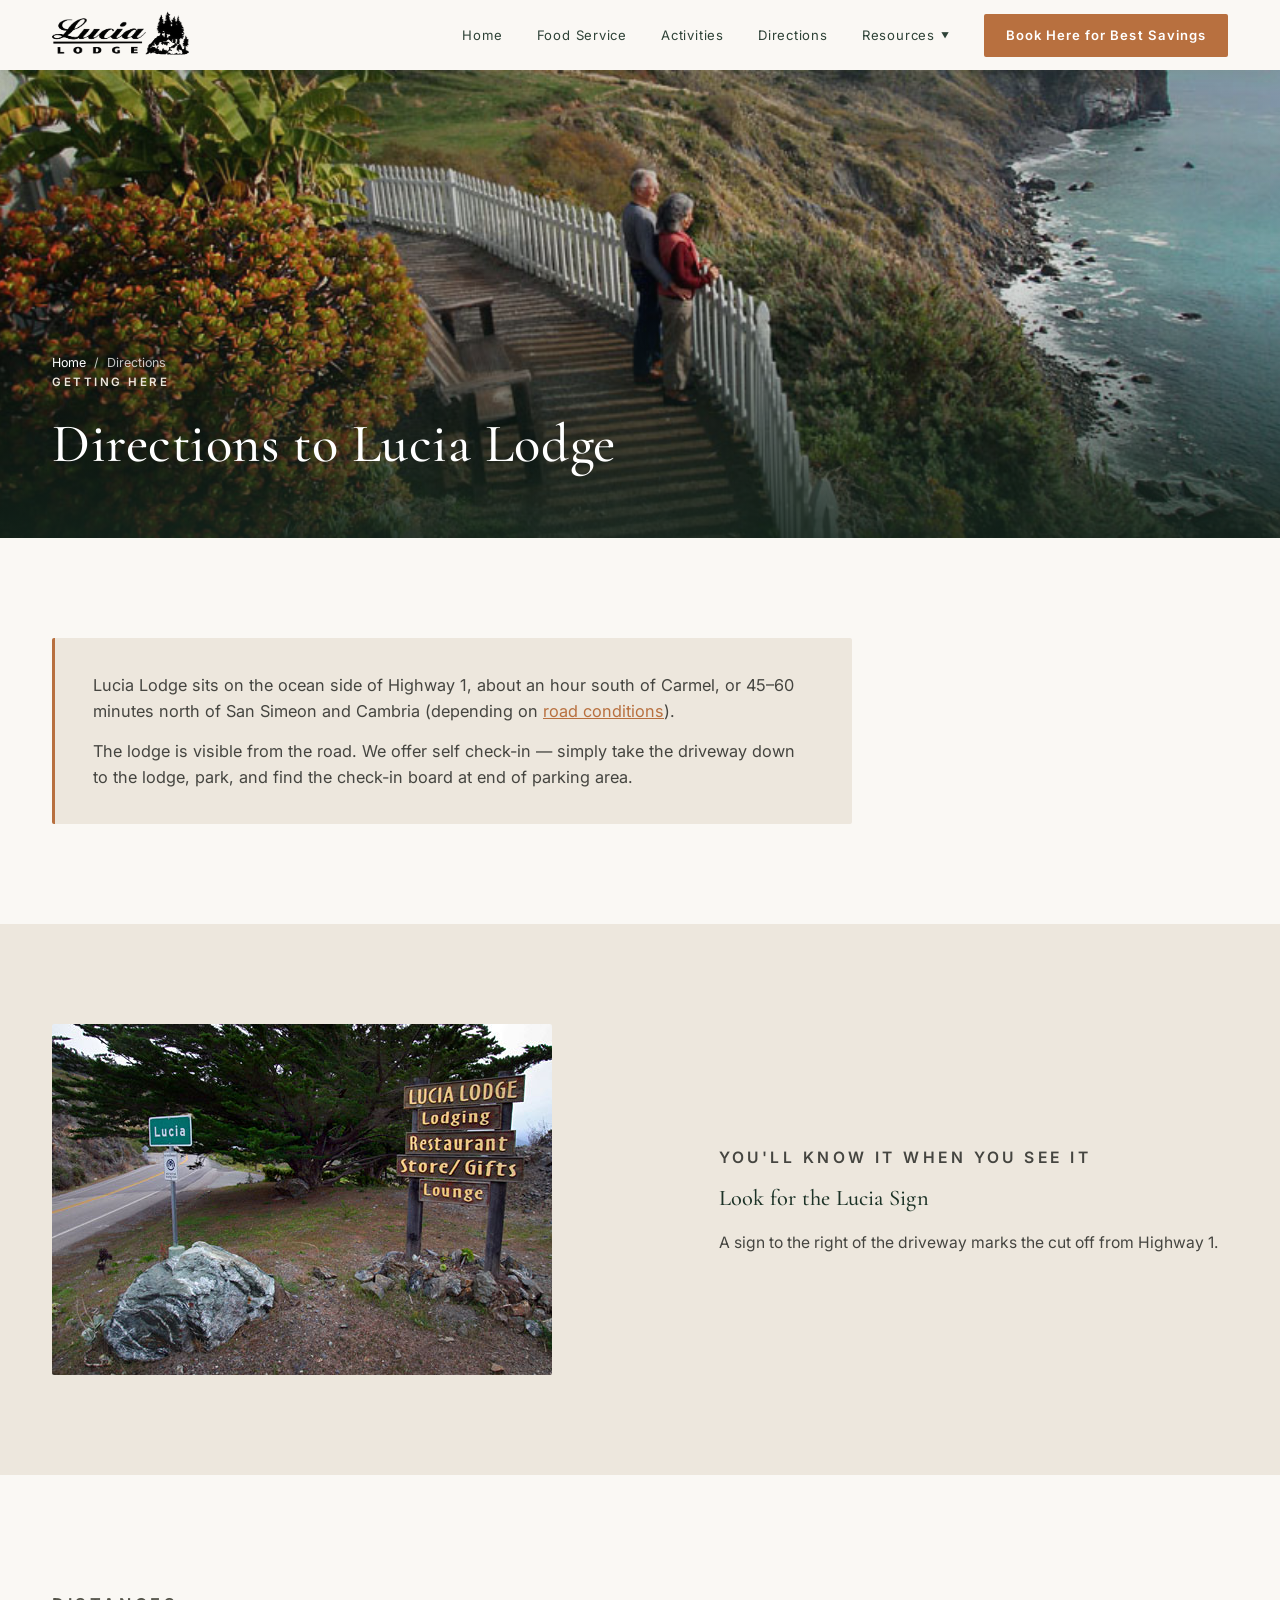
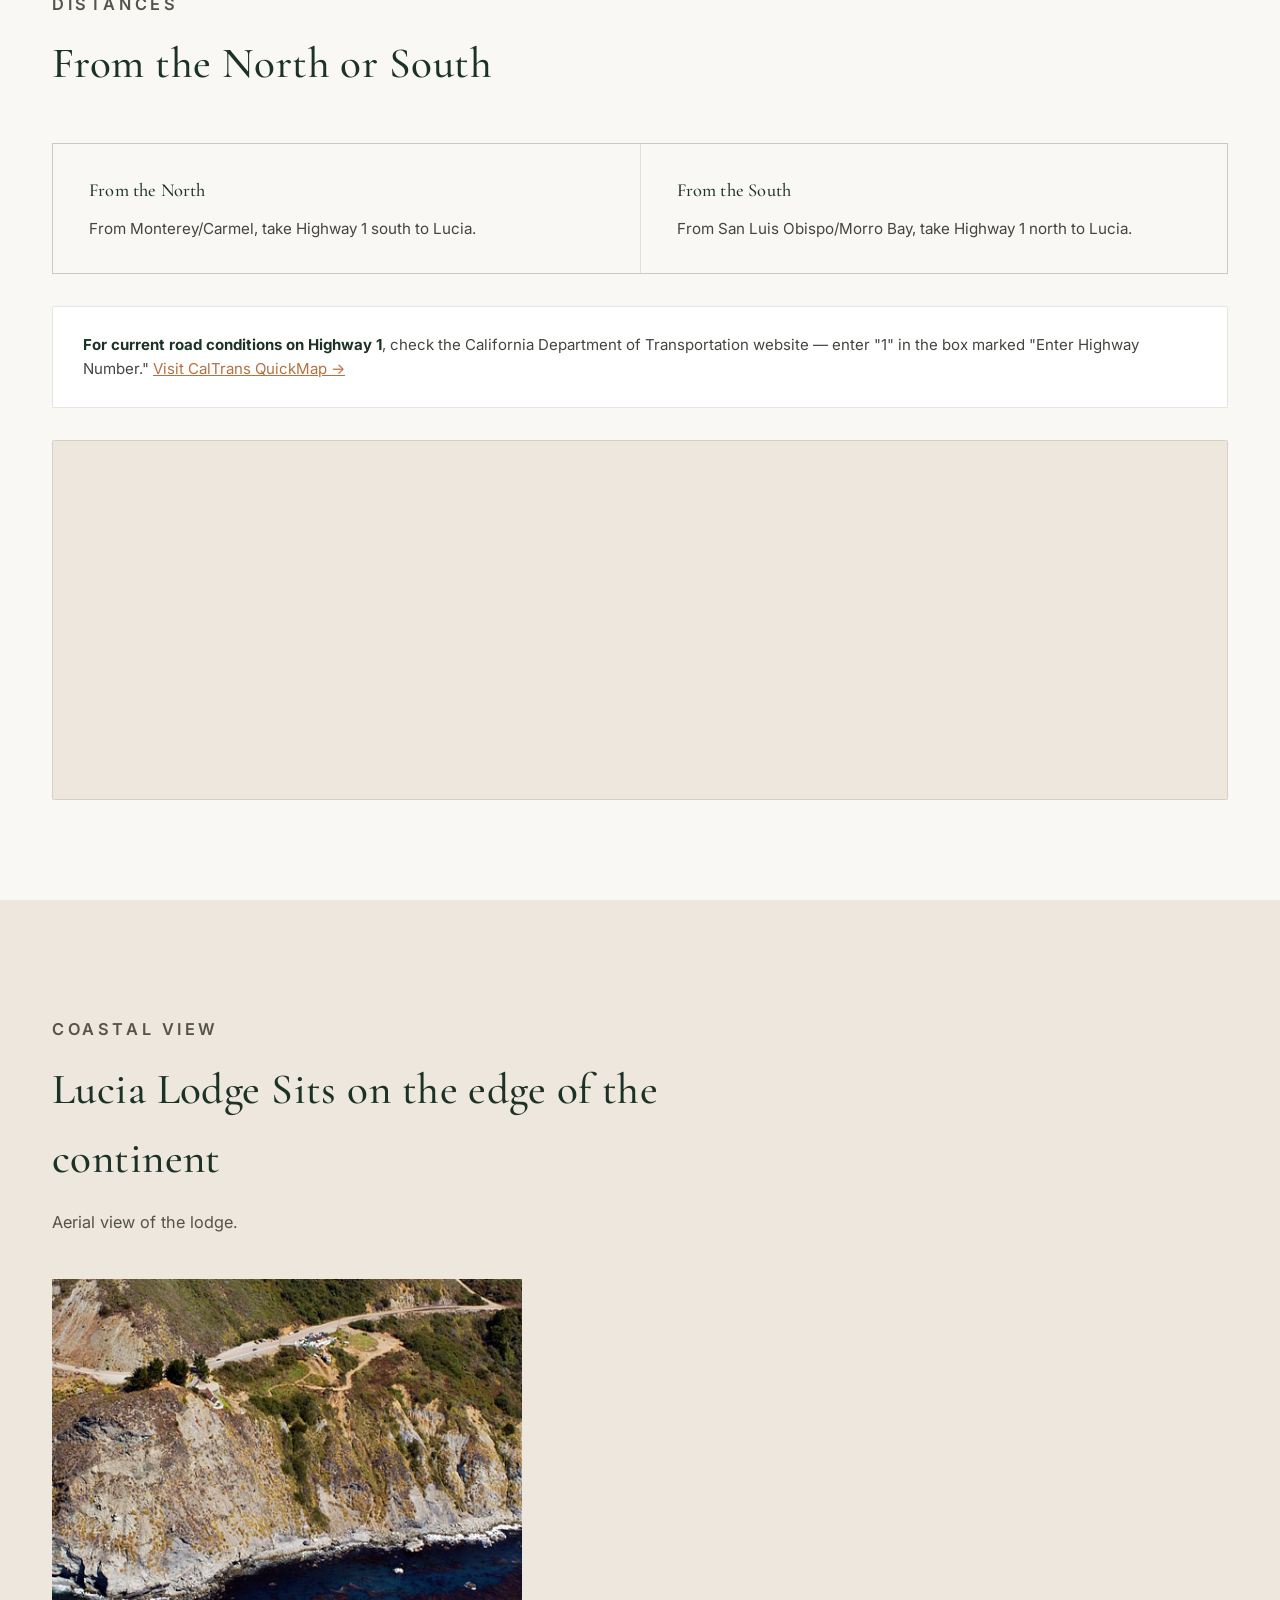
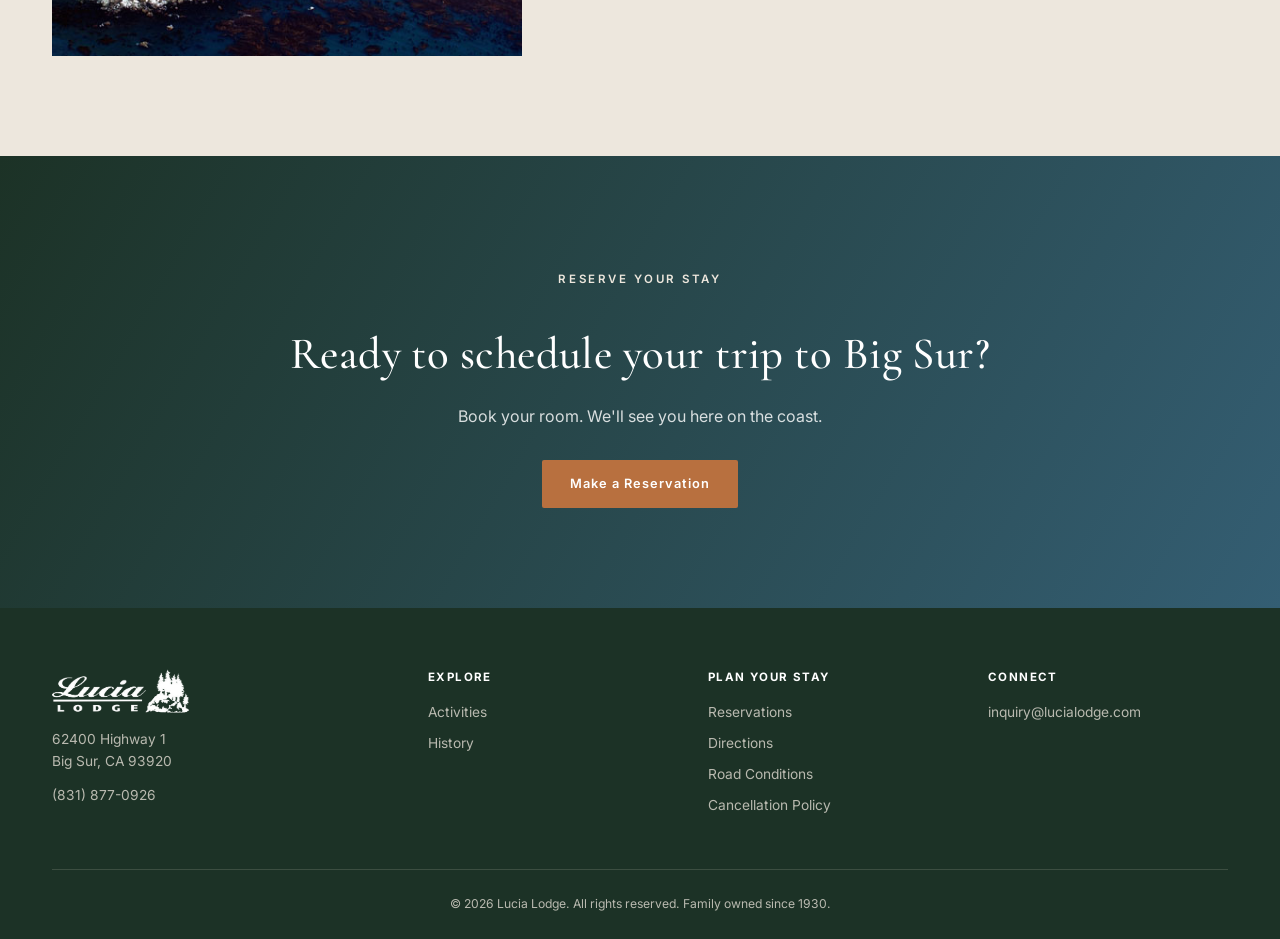
<file: directions.html>
<!DOCTYPE html>
<html lang="en">
<head>
<meta charset="UTF-8">
<meta name="viewport" content="width=device-width, initial-scale=1.0">
<title>Directions to Lucia Lodge | Big Sur, Highway 1</title>
<meta name="description" content="Lucia Lodge sits on the ocean side of Highway 1, about an hour south of Carmel or 45-60 minutes north of San Simeon and Cambria. Directions, distances, and current road conditions.">
<link rel="canonical" href="https://lucialodge.com/directions">
<link rel="icon" type="image/x-icon" href="media/home/favicon.ico">

<meta property="og:type" content="website">
<meta property="og:title" content="Directions to Lucia Lodge | Big Sur">
<meta property="og:description" content="On the ocean side of Highway 1, about an hour south of Carmel or 45-60 minutes north of San Simeon and Cambria.">
<meta property="og:url" content="https://lucialodge.com/directions">
<meta property="og:site_name" content="Lucia Lodge">

<meta name="twitter:card" content="summary_large_image">
<meta name="twitter:title" content="Directions to Lucia Lodge | Big Sur">
<meta name="twitter:description" content="On the ocean side of Highway 1, about an hour south of Carmel or 45-60 minutes north of San Simeon and Cambria.">

<link rel="preconnect" href="https://fonts.googleapis.com">
<link rel="preconnect" href="https://fonts.gstatic.com" crossorigin>
<link href="https://fonts.googleapis.com/css2?family=Cormorant+Garamond:ital,wght@0,400;0,500;0,600;1,400&family=Inter:wght@400;500;600&display=swap" rel="stylesheet">

<script type="application/ld+json">
{
  "@context": "https://schema.org",
  "@type": "BreadcrumbList",
  "itemListElement": [
    { "@type": "ListItem", "position": 1, "name": "Home", "item": "https://lucialodge.com/" },
    { "@type": "ListItem", "position": 2, "name": "Directions", "item": "https://lucialodge.com/directions" }
  ]
}
</script>

<script type="application/ld+json">
{
  "@context": "https://schema.org",
  "@type": "FAQPage",
  "mainEntity": [
    {
      "@type": "Question",
      "name": "How do I get to Lucia Lodge?",
      "acceptedAnswer": { "@type": "Answer", "text": "Lucia Lodge sits directly on the ocean side of Highway 1, about an hour south of Carmel, or 45-60 minutes north of San Simeon and Cambria, depending on road conditions. The lodge is visible from the road; drive down the driveway and park to access your room." }
    },
    {
      "@type": "Question",
      "name": "Is check-in at Lucia Lodge self check-in?",
      "acceptedAnswer": { "@type": "Answer", "text": "Yes, Lucia Lodge offers self check-in. Drive down the driveway, park, and access your room directly." }
    }
  ]
}
</script>

<style>
  :root{
    --forest:#284734; --forest-deep:#1c3226; --ocean:#345E73;
    --sand:#EDE7DD; --cream:#FAF8F4; --copper:#B8703F; --gold:#A8863E;
    --ink:#2A2A24; --line: rgba(42,42,36,0.12);
    --serif: 'Cormorant Garamond', Georgia, serif;
    --sans: 'Inter', -apple-system, BlinkMacSystemFont, sans-serif;
    --max: 1240px; --radius: 2px;
  }
  *{ box-sizing:border-box; margin:0; padding:0; }
  html{ scroll-behavior:smooth; }
  @media (prefers-reduced-motion: reduce){ html{ scroll-behavior:auto; } *{ animation-duration:.001ms !important; transition-duration:.001ms !important; } }
  body{ font-family:var(--sans); color:var(--ink); background:var(--cream); line-height:1.6; -webkit-font-smoothing:antialiased; padding-top: 70px;}
  img{ max-width:100%; display:block; }
  a{ color:inherit; text-decoration:none; }
  ul{ list-style:none; }
  button{ font-family:inherit; cursor:pointer; }
  :focus-visible{ outline:2px solid var(--copper); outline-offset:3px; }
  h1,h2,h3,h4{ font-family:var(--serif); font-weight:500; color:var(--forest-deep); letter-spacing:0.01em; }
  .eyebrow{ font-family:var(--sans); font-size:.72rem; letter-spacing:.22em; text-transform:uppercase; color:var(--copper); font-weight:600; }
  .wrap{ max-width:var(--max); margin:0 auto; padding:0 32px; }
  @media (max-width:640px){ .wrap{ padding:0 20px; } }
  .section-pad{ padding:100px 0; }
  @media (max-width:640px){ .section-pad{ padding:64px 0; } }
  .section-head{ max-width:700px; margin-bottom:44px; }
  .section-head h1, .section-head h2{ font-size:clamp(1.9rem,3.4vw,2.7rem); margin-top:12px; }
  .section-head p{ margin-top:16px; color:#54544a; font-size:1.02rem; max-width:64ch; }

  /* header.site-nav{ position:fixed; top:0; left:0; right:0; z-index:50; padding:16px 0; background:var(--cream); box-shadow:0 2px 24px rgba(28,50,38,0.08); }
  header.site-nav .wrap{ display:flex; align-items:center; justify-content:space-between; }
  .logo{ font-family:var(--serif); font-size:1.5rem; color:var(--forest-deep); letter-spacing:.04em; display:flex; flex-direction:column; line-height:1; }
  .logo span{ font-family:var(--sans); font-size:.56rem; letter-spacing:.32em; font-weight:500; margin-top:4px; color:var(--ocean); }
  .nav-links{ display:flex; align-items:center; gap:32px; }
  .nav-links a{ font-size:.8rem; letter-spacing:.06em; color:var(--forest-deep); opacity:.85; }
  .nav-links a:hover, .nav-links a.current{ opacity:1; color:var(--copper); }
  .nav-links a.book-btn{ background:var(--copper); color:#fff !important; padding:10px 20px; border-radius:var(--radius); font-weight:600; opacity:1; }
  .nav-links a.book-btn:hover{ background:#a05f34; }
  .nav-toggle{ display:none; background:none; border:none; color:var(--forest-deep); font-size:1.6rem; }
  @media (max-width:920px){
    .nav-links{ position:fixed; top:0; right:0; height:100vh; width:min(320px,80vw); background:var(--forest-deep); flex-direction:column; justify-content:center; align-items:flex-start; gap:24px; padding:40px; transform:translateX(100%); transition:transform .4s ease; }
    .nav-links.open{ transform:translateX(0); }
    .nav-links a{ color:var(--sand) !important; font-size:1rem; }
    .nav-toggle{ display:block; z-index:60; }
  } */

  .page-hero{ position:relative; height:52vh; min-height:360px; overflow:hidden; display:flex; align-items:flex-end;
    background: radial-gradient(ellipse at 75% 15%, rgba(184,112,63,0.3), transparent 55%), linear-gradient(180deg, #4a7a63 0%, #2f5a44 35%, #1c3226 75%, #14251c 100%); }
  .page-hero::after{ content:""; position:absolute; inset:0; background:linear-gradient(0deg, rgba(20,37,28,0.85) 0%, rgba(20,37,28,0.15) 55%, rgba(20,37,28,0.3) 100%); }
  .page-hero-content{ position:relative; z-index:2; color:#fff; padding:0 32px 50px; max-width:var(--max); margin:0 auto; width:100%; }
  .page-hero h1{ color:#fff; font-size:clamp(2.1rem,4.4vw,3.4rem); margin-top:10px; }
  .breadcrumb{ font-size:.78rem; color:rgba(255,255,255,0.75); margin-top:14px; }
  .breadcrumb a{ color:#fff; }
  .page-hero img{ position:absolute; inset:0; width:100%; height:100%; object-fit:cover; }

  .intro-card{ background:var(--sand); border-left:3px solid var(--copper); border-radius:var(--radius); padding:34px 38px; max-width:800px; }
  .intro-card p{ color:#454540; font-size:1.02rem; margin-bottom:14px; }
  .intro-card p:last-child{ margin-bottom:0; }
  .intro-card a{ color:var(--copper); text-decoration:underline; }

  .sign-flex{ display:grid; grid-template-columns:1.1fr 0.9fr; gap:44px; align-items:center; }
  @media (max-width:860px){ .sign-flex{ grid-template-columns:1fr; } }
  .sign-photo img{ border-radius:var(--radius); aspect-ratio:4/3; object-fit:cover; }
  .sign-content h3{ font-size:1.4rem; margin-bottom:12px; }
  .sign-content p{ color:#454540; font-size:.98rem; }

  .why-section{ background:var(--sand); }
  .distance-grid{ display:grid; grid-template-columns:1fr 1fr; gap:1px; background:var(--line); border:1px solid var(--line); margin-bottom:32px; }
  @media (max-width:700px){ .distance-grid{ grid-template-columns:1fr; } }
  .distance-col{ background:var(--cream); padding:32px 36px; }
  .distance-col h3{ font-size:1.15rem; margin-bottom:12px; }
  .distance-col p{ color:#454540; font-size:.95rem; }

  .road-note{ background:#fff; border:1px solid var(--line); border-radius:var(--radius); padding:26px 30px; font-size:.94rem; color:#454540; }
  .road-note strong{ color:var(--forest-deep); }
  .road-note a{ color:var(--copper); text-decoration:underline; }

  .map-visual{ height:340px; border-radius:var(--radius); position:relative; overflow:hidden;
    background: repeating-linear-gradient(100deg, rgba(52,94,115,0.06) 0 2px, transparent 2px 40px), linear-gradient(160deg, #d9d2c3 0%, #EDE7DD 100%);
    border:1px solid var(--line); margin-top:32px; }
  .map-pin{ position:absolute; top:48%; left:38%; width:16px; height:16px; background:var(--copper); border-radius:50% 50% 50% 0; transform:rotate(-45deg); box-shadow:0 0 0 6px rgba(184,112,63,0.15); }

  .coastal-photo{ position:relative; border-radius:var(--radius); overflow:hidden; cursor:pointer; }
  .coastal-photo img{ width:100%; aspect-ratio:4/3; object-fit:cover; transition:transform .5s ease; }
  .coastal-photo:hover img{ transform:scale(1.03); }
  .coastal-photo .zoom-tag{ position:absolute; bottom:16px; right:16px; background:rgba(20,37,28,0.8); color:#fff; font-size:.72rem; letter-spacing:.06em; text-transform:uppercase; padding:8px 14px; border-radius:20px; }

  .final-cta{ background:linear-gradient(120deg, var(--forest-deep), var(--ocean)); color:#fff; text-align:center; padding:100px 0; }
  .final-cta h2{ color:#fff; font-size:clamp(2rem,3.6vw,2.8rem); }
  .final-cta p{ margin:14px 0 30px; color:rgba(255,255,255,0.82); max-width:50ch; margin-left:auto; margin-right:auto; }
  .cta-row{ display:flex; gap:16px; justify-content:center; flex-wrap:wrap; }
  .btn{ display:inline-block; padding:14px 28px; font-size:.8rem; letter-spacing:.08em; font-weight:600; border-radius:var(--radius); transition:all .25s ease; }
  .btn-primary{ background:var(--copper); color:#fff; }
  .btn-primary:hover{ background:#a05f34; }
  .btn-outline{ border:1px solid rgba(255,255,255,0.55); color:#fff; }
  .btn-outline:hover{ background:rgba(255,255,255,0.12); }

  footer{ background:var(--forest-deep); color:rgba(237,231,221,0.75); padding:60px 0 26px; font-size:.86rem; }
  .footer-grid{ display:grid; grid-template-columns:1.4fr 1fr 1fr 1fr; gap:40px; margin-bottom:44px; }
  @media (max-width:760px){ .footer-grid{ grid-template-columns:1fr 1fr; } }
  .footer-grid h5{ color:#fff; font-size:.72rem; letter-spacing:.12em; text-transform:uppercase; margin-bottom:14px; }
  .footer-grid li{ margin-bottom:9px; }
  .footer-grid a:hover{ color:#fff; }
  .footer-logo{ font-family:var(--serif); font-size:1.4rem; color:#fff; margin-bottom:10px; }
    .footer-bottom{ 
    border-top:1px solid rgba(237,231,221,0.15); 
    padding-top:24px; 
    text-align: center;
    flex-wrap:wrap; 
    gap:12px; 
    font-size:0.76rem; 
  }

  .mobile-book{ display:none; position:fixed; bottom:0; left:0; right:0; z-index:55; background:var(--forest-deep); padding:14px 20px; box-shadow:0 -4px 16px rgba(0,0,0,0.2); }
  .mobile-book a{ display:block; text-align:center; background:var(--copper); color:#fff; padding:14px; border-radius:var(--radius); font-size:.85rem; letter-spacing:.06em; font-weight:600; }
  @media (max-width:920px){ .mobile-book{ display:block; } body{ padding-bottom:74px; } }
  .map-visual {
    height: 360px;
    border-radius: var(--radius);
    position: relative;
    overflow: hidden;
    background: var(--sand);
    border: 1px solid var(--line);
  }
</style>
<link rel="stylesheet" href="nav.css">
</head>
<body>

<!-- ============ NAVIGATION ============ -->
<header class="site-nav" id="siteNav">
  <div class="wrap">
    <a href="index.html" class="logo"><img src="media/home/logo.webp" alt="Lucia Lodge"></a>
    <button class="nav-toggle" id="navToggle" aria-label="Toggle navigation" aria-expanded="false" aria-controls="navLinks">&#9776;</button>
    <nav class="nav-links" id="navLinks">
      <a href="index.html">Home</a>
      <!-- <a href="RatesReservation.html">Rates &amp; Reservations</a> -->
      <a href="food-service.html">Food Service</a>
      <a href="activities.html">Activities</a>
      <a href="directions.html" role="menuitem">Directions</a>
      <div class="dropdown" id="resourcesDropdown">
        <a href="#" role="button" aria-haspopup="true" aria-expanded="false">Resources</a>
        <div class="dropdown-content" role="menu">
          <a href="about.html" role="menuitem">About Us</a> 
          <a href="history.html" role="menuitem">History</a>
          <a href="contact.html" role="menuitem">Contact Us</a>
          <a href="faq.html" role="menuitem">FAQ</a>
        </div>
      </div>
      
      <a href="https://lucialodge.client.innroad.com/" target="_blank" class="book-btn">Book Here for Best Savings</a>
    </nav>
  </div>
</header>

<main>

  <section class="page-hero" aria-label="Directions to Lucia Lodge">
    <img src="media/directions/directionstop.jpg" alt="Ocean view from a bed at Lucia Lodge, looking out over the cliffs and Pacific Ocean">
    <div class="page-hero-content">
      <p class="breadcrumb"><a href="index.html">Home</a> &nbsp;/&nbsp; Directions</p>
      <p class="eyebrow" style="color:var(--sand);">Getting Here</p>
      <h1>Directions to Lucia Lodge</h1>
    </div>
  </section>

  <!-- INTRO -->
  <section class="section-pad" id="directions">
    <div class="wrap">
      <div class="intro-card">
        <p>Lucia Lodge sits on the ocean side of Highway 1, about an hour south of Carmel, or 45&ndash;60 minutes north of San Simeon and Cambria (depending on <a href="https://roads.dot.ca.gov/">road conditions</a>).</p>
        <p>The lodge is visible from the road. We offer self check-in &mdash; simply take the driveway down to the lodge, park, and find the check-in board at end of parking area.</p>
      </div>
    </div>
  </section>

  <!-- SIGN PHOTO -->
  <section class="section-pad why-section">
    <div class="wrap">
      <div class="sign-flex">
        <div class="sign-photo">
          <img src="media/directions/directions3.jpg" alt="Lucia Lodge sign and Highway 1 street sign marking the turnoff at the village of Lucia">
        </div>
        <div class="sign-content">
          <p class="eyebrow">You'll Know It When You See It</p>
          <h3 style="margin:10px 0 14px;">Look for the Lucia Sign</h3>
          <p>A sign to the right of the driveway marks the cut off from Highway 1.</p>
        </div>
      </div>
    </div>
  </section>

  <!-- DISTANCES -->
  <section class="section-pad" aria-labelledby="distances-heading">
    <div class="wrap">
      <div class="section-head">
        <p class="eyebrow">Distances</p>
        <h2 id="distances-heading">From the North or South</h2>
      </div>
      <div class="distance-grid">
        <div class="distance-col">
          <h3>From the North</h3>
          <p>From Monterey/Carmel, take Highway 1 south to Lucia.</p>
        </div>
        <div class="distance-col">
          <h3>From the South</h3>
          <p>From San Luis Obispo/Morro Bay, take Highway 1 north to Lucia.</p>
        </div>
      </div>
      <div class="road-note" id="road-conditions">
        <strong>For current road conditions on Highway 1</strong>, check the California Department of Transportation website &mdash; enter "1" in the box marked "Enter Highway Number." <a href="https://roads.dot.ca.gov" target="_blank" rel="noopener">Visit CalTrans QuickMap &rarr;</a>
      </div>
      <div class="map-visual" role="img" aria-label="Map showing Lucia Lodge's location on Highway 1 in Big Sur, California">
  <iframe 
    src="https://www.google.com/maps/embed?pb=!1m14!1m8!1m3!1d25877.569050908136!2d-121.552734!3d36.020225!3m2!1i1024!2i768!4f13.1!3m3!1m2!1s0x808d3b7cd7d0bc9f%3A0x8c5a4a5a5a5a5a5a!2sLucia%20Lodge!5e0!3m2!1sen!2sus!4v1234567890" 
    width="100%" 
    height="100%" 
    style="border:0; position:absolute; top:0; left:0;" 
    allowfullscreen="" 
    loading="lazy" 
    referrerpolicy="no-referrer-when-downgrade">
  </iframe>
</div>
    </div>
  </section>

  <!-- COASTAL VIEW -->
  <section class="section-pad why-section" aria-labelledby="coastal-heading">
    <div class="wrap">
      <div class="section-head">
        <p class="eyebrow">Coastal View</p>
        <h2 id="coastal-heading">Lucia Lodge Sits on the edge of the continent</h2>
        <p>Aerial view of the lodge.</p>
      </div>
      <div class="">
        <img src="media/directions/directions2.jpg" width="40%" height="auto" alt="Aerial view of Lucia Lodge perched on the Big Sur cliffs above the Pacific Ocean">
        <!-- <span class="zoom-tag">Click to Enlarge</span> -->
      </div>
    </div>
  </section>

  <!-- FINAL CTA -->
  <section class="final-cta" id="book" aria-labelledby="cta-heading">
    <div class="wrap">
      <p class="eyebrow" style="color:var(--sand);">Reserve Your Stay</p>
      <h2 id="cta-heading">Ready to schedule your trip to Big Sur?</h2>
      <p>Book your room. We'll see you here on the coast.</p>
      <div class="cta-row">
        <a href="https://lucialodge.client.innroad.com/" target="_blank" class="btn btn-primary">Make a Reservation</a>
      </div>
    </div>
  </section>

</main>


<footer id="contact">
  <div class="wrap">
    <div class="footer-grid">
      <div>
        <div class="footer-logo">
          <a href="index.html" class="logo" style="filter: invert(1);"><img src="media/home/logo.webp" alt="Lucia Lodge"></a>
        </div>
        <p>62400 Highway 1<br>Big Sur, CA 93920</p>
        <p style="margin-top:12px;">(831) 877-0926</p>
      </div>
      <div>
        <h5>Explore</h5>
        <ul>
          <!-- <li><a href="rooms.html">Rooms</a></li> -->
          <li><a href="activities.html">Activities</a></li>
          <li><!-- <a href="gallery.html">Gallery</a> --></li>
          <li><a href="history.html">History</a></li>
        </ul>
      </div>
      <div>
        <h5>Plan Your Stay</h5>
        <ul>
          <li><a href="RatesReservation.html">Reservations</a></li>
          <li><a href="directions.html">Directions</a></li>
          <li><a href="https://roads.dot.ca.gov/">Road Conditions</a></li>
          <li><a href="RatesReservation.html">Cancellation Policy</a></li>
        </ul>
      </div>
      <div>
        <h5>Connect</h5>
        <ul>
          <li>inquiry@lucialodge.com</li>
        </ul>
      </div>
    </div>
    <div class="footer-bottom">
      <span>&copy; 2026 Lucia Lodge. All rights reserved. Family owned since 1930.</span>
       
    </div>
  </div>
</footer>

<div class="mobile-book"><a href="rates-reservations.html">Check Availability</a></div>

<script>
  const navToggle = document.getElementById('navToggle');
  const navLinks = document.getElementById('navLinks');
  navToggle.addEventListener('click', () => {
    const isOpen = navLinks.classList.toggle('open');
    navToggle.setAttribute('aria-expanded', String(isOpen));
  });
  navLinks.querySelectorAll('a').forEach(a => a.addEventListener('click', () => {
    navLinks.classList.remove('open');
    navToggle.setAttribute('aria-expanded', 'false');
  }));
</script>
 
 <script src="nav.js"></script>
</body>
</html>
</file>
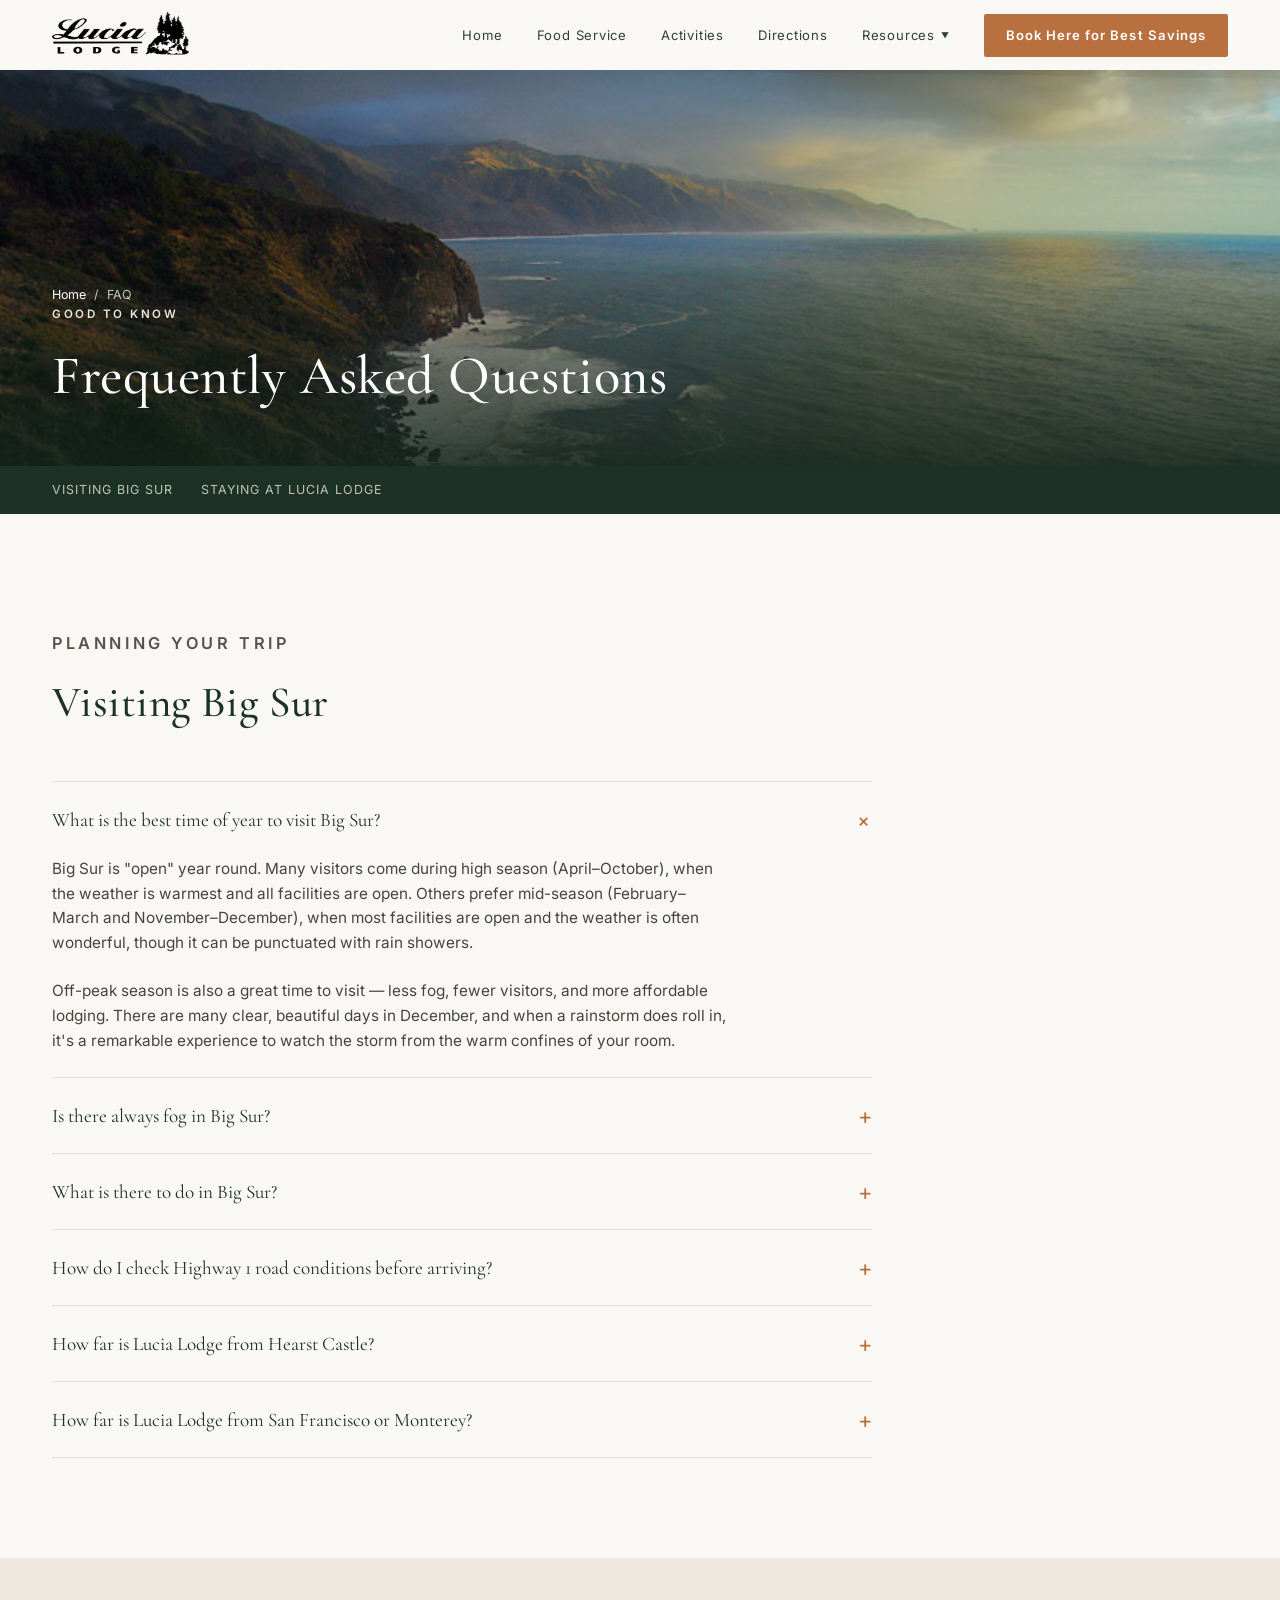
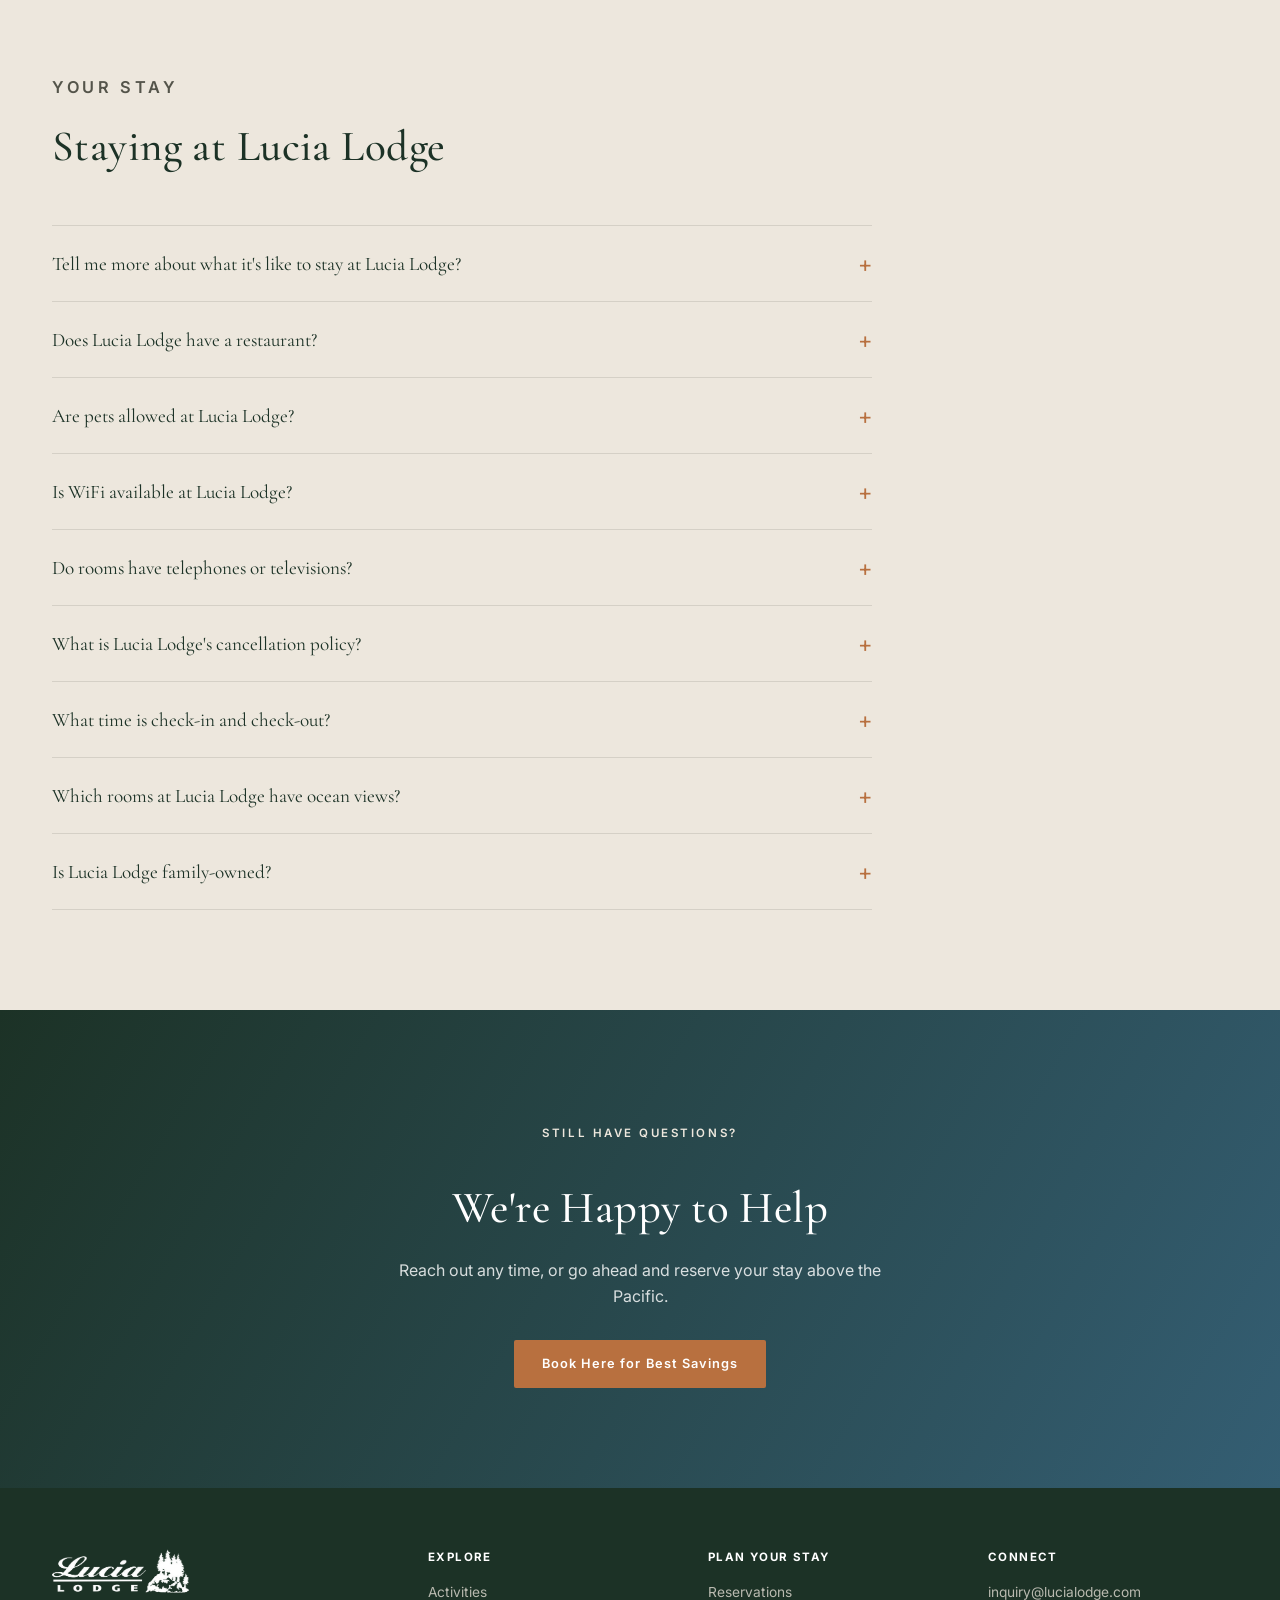
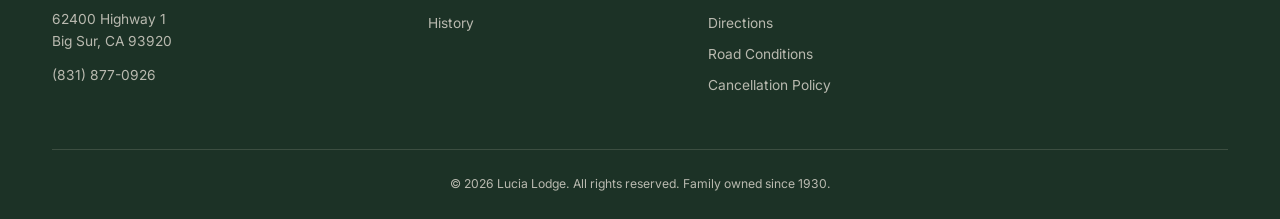
<file: faq.html>
<!DOCTYPE html>
<html lang="en">
<head>
<meta charset="UTF-8">
<meta name="viewport" content="width=device-width, initial-scale=1.0">
<title>FAQ | Lucia Lodge, Big Sur — Visiting & Staying With Us</title>
<meta name="description" content="Frequently asked questions about visiting Big Sur and staying at Lucia Lodge — best time to visit, fog, road conditions, breakfast, pets, WiFi, cancellation policy, and more.">
<link rel="canonical" href="https://lucialodge.com/faq">
<link rel="icon" type="image/x-icon" href="media/home/favicon.ico">

<meta property="og:type" content="website">
<meta property="og:title" content="FAQ | Lucia Lodge, Big Sur">
<meta property="og:description" content="Everything you need to know about visiting Big Sur and staying at Lucia Lodge.">
<meta property="og:url" content="https://lucialodge.com/faq">
<meta property="og:site_name" content="Lucia Lodge">

<meta name="twitter:card" content="summary_large_image">
<meta name="twitter:title" content="FAQ | Lucia Lodge, Big Sur">
<meta name="twitter:description" content="Everything you need to know about visiting Big Sur and staying at Lucia Lodge.">

<link rel="preconnect" href="https://fonts.googleapis.com">
<link rel="preconnect" href="https://fonts.gstatic.com" crossorigin>
<link href="https://fonts.googleapis.com/css2?family=Cormorant+Garamond:ital,wght@0,400;0,500;0,600;1,400&family=Inter:wght@400;500;600&display=swap" rel="stylesheet">

<script type="application/ld+json">
{
  "@context": "https://schema.org",
  "@type": "BreadcrumbList",
  "itemListElement": [
    { "@type": "ListItem", "position": 1, "name": "Home", "item": "https://lucialodge.com/" },
    { "@type": "ListItem", "position": 2, "name": "FAQ", "item": "https://lucialodge.com/faq" }
  ]
}
</script>

<script type="application/ld+json">
{
  "@context": "https://schema.org",
  "@type": "FAQPage",
  "mainEntity": [
    { "@type": "Question", "name": "What is the best time of year to visit Big Sur?", "acceptedAnswer": { "@type": "Answer", "text": "Big Sur is open year round. High season (April-October) brings the warmest weather and full facility hours. Mid-season (February-March and November-December) still has most facilities open, with wonderful weather punctuated by occasional rain. Off-peak season is also a great time to visit — less fog, fewer visitors, and more affordable lodging. There are many clear, beautiful days in December, and when a rainstorm does roll in, it's a remarkable experience to watch the storm from the warm confines of your room." } },
    { "@type": "Question", "name": "Is there always fog in Big Sur?", "acceptedAnswer": { "@type": "Answer", "text": "No. Fog cycles in and out and is, somewhat paradoxically, most common in high season, often retreating by late morning. Some day excursions into the interior of Big Sur are consistently clear of fog, and there's less chance of encountering it during mid and off-peak seasons." } },
    { "@type": "Question", "name": "What is there to do in Big Sur?", "acceptedAnswer": { "@type": "Answer", "text": "Everything, and nothing. A vast, seemingly untouched landscape awaits from the comfort of your room or vehicle, or you can experience it directly through walks, hikes, and side roads." } },
    { "@type": "Question", "name": "What is it like to stay at Lucia Lodge?", "acceptedAnswer": { "@type": "Answer", "text": "Think homey and rustic: warm, cozy, updated rooms with comfortable beds and close-up, breathtaking views of the Pacific Ocean and Santa Lucia Mountains. Lucia Lodge is not the five-star resort found further up the road in Big Sur Valley — it's the easy, relaxed, friendly inn that many guests return to each year, centrally located within an hour's drive of the Big Sur Valley, the interior of Big Sur, and Hearst Castle." } },
    { "@type": "Question", "name": "Does Lucia Lodge have a restaurant?", "acceptedAnswer": { "@type": "Answer", "text": "Lucia Lodge's own restaurant and store is closed following a fire in 2021. The lodge itself remains open, and nearby dining is available as close as 12 miles away. We do still offer a Grab-n-Go breakfast each day. See our Food Service page for current options." } },
    { "@type": "Question", "name": "Are pets allowed at Lucia Lodge?", "acceptedAnswer": { "@type": "Answer", "text": "No, pets are not allowed at Lucia Lodge." } },
    { "@type": "Question", "name": "Is WiFi available at Lucia Lodge?", "acceptedAnswer": { "@type": "Answer", "text": "Yes, free unlimited WiFi is available in all rooms." } },
    { "@type": "Question", "name": "Do rooms have telephones or televisions?", "acceptedAnswer": { "@type": "Answer", "text": "No. Rooms are intentionally unplugged, with no phones or televisions, so guests can focus on the ocean views and quiet." } },
    { "@type": "Question", "name": "What is Lucia Lodge's cancellation policy?", "acceptedAnswer": { "@type": "Answer", "text": "Cancellations made 7 or more days before arrival are refundable, subject to a processing fee, or can be converted to a gift certificate at no fee. Cancellations 2-7 days before arrival can only be converted to a gift certificate at half the deposit value. Cancellations within 2 days, no-shows, and early departures do not receive a refund." } },
    { "@type": "Question", "name": "What time is check-in and check-out at Lucia Lodge?", "acceptedAnswer": { "@type": "Answer", "text": "Check-in begins at 4pm, with early check-in possible if a room is vacant and clean. Check-out is at 11am; late check-outs up to 3pm are charged a half-day rate, and after 3pm a full-day rate applies." } },
    { "@type": "Question", "name": "How far is Lucia Lodge from Hearst Castle?", "acceptedAnswer": { "@type": "Answer", "text": "Hearst Castle is approximately 38 miles south of Lucia Lodge, about an hour's drive." } },
    { "@type": "Question", "name": "How far is Lucia Lodge from San Francisco or Monterey?", "acceptedAnswer": { "@type": "Answer", "text": "Monterey and Carmel are about 48 miles north of Lucia Lodge, roughly a 90-minute drive. San Francisco is approximately 180 miles north." } },
    { "@type": "Question", "name": "How do I check Highway 1 road conditions before arriving?", "acceptedAnswer": { "@type": "Answer", "text": "Call the CalTrans Road Info Hotline at 1-800-427-7623 (1-800-427-ROAD) for current conditions before making the drive down Highway 1." } },
    { "@type": "Question", "name": "Which rooms at Lucia Lodge have ocean views?", "acceptedAnswer": { "@type": "Answer", "text": "The honeymoon cottage and the 4 oceanview cliffside cabins have full ocean views right at the cliff's edge. The three partial ocean view rooms also face the water, set back a bit further. Three mountain view rooms face the Santa Lucia Mountains instead." } },
    { "@type": "Question", "name": "Is Lucia Lodge family-owned?", "acceptedAnswer": { "@type": "Answer", "text": "Yes. Lucia Lodge has been owned and operated by the Harlan family since the land was homesteaded in the 1800s, and is now stewarded by the fifth generation." } }
  ]
}
</script>

<style>
  :root{
    --forest:#284734; --forest-deep:#1c3226; --ocean:#345E73;
    --sand:#EDE7DD; --cream:#FAF8F4; --copper:#B8703F; --gold:#A8863E;
    --ink:#2A2A24; --line: rgba(42,42,36,0.12);
    --serif: 'Cormorant Garamond', Georgia, serif;
    --sans: 'Inter', -apple-system, BlinkMacSystemFont, sans-serif;
    --max: 1240px; --radius: 2px;
  }
  *{ box-sizing:border-box; margin:0; padding:0; }
  html{ scroll-behavior:smooth; }
  @media (prefers-reduced-motion: reduce){ html{ scroll-behavior:auto; } *{ animation-duration:.001ms !important; transition-duration:.001ms !important; } }
  body{ font-family:var(--sans); color:var(--ink); background:var(--cream); line-height:1.6; -webkit-font-smoothing:antialiased; padding-top: 70px; }
  img{ max-width:100%; display:block; }
  a{ color:inherit; text-decoration:none; }
  ul{ list-style:none; }
  button{ font-family:inherit; cursor:pointer; }
  :focus-visible{ outline:2px solid var(--copper); outline-offset:3px; }
  h1,h2,h3,h4{ font-family:var(--serif); font-weight:500; color:var(--forest-deep); letter-spacing:0.01em; }
  .eyebrow{ font-family:var(--sans); font-size:.72rem; letter-spacing:.22em; text-transform:uppercase; color:var(--copper); font-weight:600; }
  .wrap{ max-width:var(--max); margin:0 auto; padding:0 32px; }
  @media (max-width:640px){ .wrap{ padding:0 20px; } }
  .section-pad{ padding:100px 0; }
  @media (max-width:640px){ .section-pad{ padding:64px 0; } }
  .section-head{ max-width:700px; margin-bottom:44px; }
  .section-head h1, .section-head h2{ font-size:clamp(1.9rem,3.4vw,2.7rem); margin-top:12px; }
  .section-head p{ margin-top:16px; color:#54544a; font-size:1.02rem; max-width:64ch; }

  /* header.site-nav{ position:fixed; top:0; left:0; right:0; z-index:50; padding:16px 0; background:var(--cream); box-shadow:0 2px 24px rgba(28,50,38,0.08); }
  header.site-nav .wrap{ display:flex; align-items:center; justify-content:space-between; }
  .logo{ font-family:var(--serif); font-size:1.5rem; color:var(--forest-deep); letter-spacing:.04em; display:flex; flex-direction:column; line-height:1; }
  .logo span{ font-family:var(--sans); font-size:.56rem; letter-spacing:.32em; font-weight:500; margin-top:4px; color:var(--ocean); }
  .nav-links{ display:flex; align-items:center; gap:32px; }
  .nav-links a{ font-size:.8rem; letter-spacing:.06em; color:var(--forest-deep); opacity:.85; }
  .nav-links a:hover, .nav-links a.current{ opacity:1; color:var(--copper); }
  .nav-links a.book-btn{ background:var(--copper); color:#fff !important; padding:10px 20px; border-radius:var(--radius); font-weight:600; opacity:1; }
  .nav-links a.book-btn:hover{ background:#a05f34; }
  .nav-toggle{ display:none; background:none; border:none; color:var(--forest-deep); font-size:1.6rem; }
  @media (max-width:920px){
    .nav-links{ position:fixed; top:0; right:0; height:100vh; width:min(320px,80vw); background:var(--forest-deep); flex-direction:column; justify-content:center; align-items:flex-start; gap:24px; padding:40px; transform:translateX(100%); transition:transform .4s ease; }
    .nav-links.open{ transform:translateX(0); }
    .nav-links a{ color:var(--sand) !important; font-size:1rem; }
    .nav-toggle{ display:block; z-index:60; }
  } */

  .page-hero{ position:relative; height:44vh; min-height:320px; overflow:hidden; display:flex; align-items:flex-end;
    background: radial-gradient(ellipse at 75% 20%, rgba(184,112,63,0.3), transparent 55%), linear-gradient(180deg, #4a7a63 0%, #2f5a44 35%, #1c3226 75%, #14251c 100%); }
  .page-hero::after{ content:""; position:absolute; inset:0; background:linear-gradient(0deg, rgba(20,37,28,0.85) 0%, rgba(20,37,28,0.15) 55%, rgba(20,37,28,0.3) 100%); }
  .page-hero-content{ position:relative; z-index:2; color:#fff; padding:0 32px 46px; max-width:var(--max); margin:0 auto; width:100%; }
  .page-hero h1{ color:#fff; font-size:clamp(2.1rem,4.4vw,3.4rem); margin-top:10px; }
  .breadcrumb{ font-size:.78rem; color:rgba(255,255,255,0.75); margin-top:14px; }
  .breadcrumb a{ color:#fff; }
  .page-hero img{ position:absolute; inset:0; width:100%; height:100%; object-fit:cover; }

  /* CATEGORY JUMP NAV */
  .cat-nav{ background:var(--forest-deep); position:sticky; top:64px; z-index:30; }
  .cat-nav .wrap{ display:flex; gap:28px; padding:14px 32px; overflow-x:auto; }
  .cat-nav a{ color:var(--sand); font-size:.78rem; letter-spacing:.08em; text-transform:uppercase; white-space:nowrap; opacity:.8; }
  .cat-nav a:hover{ opacity:1; color:var(--gold); }
  @media (max-width:920px){ .cat-nav{ top:56px; } }

  /* FAQ ACCORDION */
  .why-section{ background:var(--sand); }
  .faq-list{ max-width:820px; }
  .faq-item{ border-bottom:1px solid var(--line); }
  .faq-item:first-child{ border-top:1px solid var(--line); }
  .faq-q{ width:100%; text-align:left; background:none; border:none; padding:24px 0; display:flex; justify-content:space-between; align-items:center; gap:20px; font-family:var(--serif); font-size:1.2rem; color:var(--forest-deep); }
  .faq-q .plus{ font-family:var(--sans); font-size:1.4rem; color:var(--copper); transition:transform .3s ease; flex-shrink:0; }
  .faq-item.open .plus{ transform:rotate(45deg); }
  .faq-a{ max-height:0; overflow:hidden; transition:max-height .35s ease; }
  .faq-item.open .faq-a{ max-height:400px; }
  .faq-a p{ padding-bottom:24px; color:#454540; max-width:68ch; font-size:.96rem; }
  .faq-a a{ color:var(--copper); text-decoration:underline; }

  .final-cta{ background:linear-gradient(120deg, var(--forest-deep), var(--ocean)); color:#fff; text-align:center; padding:100px 0; }
  .final-cta h2{ color:#fff; font-size:clamp(2rem,3.6vw,2.8rem); }
  .final-cta p{ margin:14px 0 30px; color:rgba(255,255,255,0.82); max-width:50ch; margin-left:auto; margin-right:auto; }
  .cta-row{ display:flex; gap:16px; justify-content:center; flex-wrap:wrap; }
  .btn{ display:inline-block; padding:14px 28px; font-size:.8rem; letter-spacing:.08em; font-weight:600; border-radius:var(--radius); transition:all .25s ease; }
  .btn-primary{ background:var(--copper); color:#fff; }
  .btn-primary:hover{ background:#a05f34; }
  .btn-outline{ border:1px solid rgba(255,255,255,0.55); color:#fff; }
  .btn-outline:hover{ background:rgba(255,255,255,0.12); }

  footer{ background:var(--forest-deep); color:rgba(237,231,221,0.75); padding:60px 0 26px; font-size:.86rem; }
  .footer-grid{ display:grid; grid-template-columns:1.4fr 1fr 1fr 1fr; gap:40px; margin-bottom:44px; }
  @media (max-width:760px){ .footer-grid{ grid-template-columns:1fr 1fr; } }
  .footer-grid h5{ color:#fff; font-size:.72rem; letter-spacing:.12em; text-transform:uppercase; margin-bottom:14px; }
  .footer-grid li{ margin-bottom:9px; }
  .footer-grid a:hover{ color:#fff; }
  .footer-logo{ font-family:var(--serif); font-size:1.4rem; color:#fff; margin-bottom:10px; }
    .footer-bottom{ 
    border-top:1px solid rgba(237,231,221,0.15); 
    padding-top:24px; 
    text-align: center;
    flex-wrap:wrap; 
    gap:12px; 
    font-size:0.76rem; 
  }

  .mobile-book{ display:none; position:fixed; bottom:0; left:0; right:0; z-index:55; background:var(--forest-deep); padding:14px 20px; box-shadow:0 -4px 16px rgba(0,0,0,0.2); }
  .mobile-book a{ display:block; text-align:center; background:var(--copper); color:#fff; padding:14px; border-radius:var(--radius); font-size:.85rem; letter-spacing:.06em; font-weight:600; }
  @media (max-width:920px){ .mobile-book{ display:block; } body{ padding-bottom:74px; } }
</style>
<link rel="stylesheet" href="nav.css">
</head>
<body>

<!-- ============ NAVIGATION ============ -->
<header class="site-nav" id="siteNav">
  <div class="wrap">
    <a href="index.html" class="logo"><img src="media/home/logo.webp" alt="Lucia Lodge"></a>
    <button class="nav-toggle" id="navToggle" aria-label="Toggle navigation" aria-expanded="false" aria-controls="navLinks">&#9776;</button>
    <nav class="nav-links" id="navLinks">
      <a href="index.html">Home</a>
      <!-- <a href="RatesReservation.html">Rates &amp; Reservations</a> -->
      <a href="food-service.html">Food Service</a>
      <a href="activities.html">Activities</a>
      <a href="directions.html" role="menuitem">Directions</a>
      <div class="dropdown" id="resourcesDropdown">
        <a href="#" role="button" aria-haspopup="true" aria-expanded="false">Resources</a>
        <div class="dropdown-content" role="menu">
          <a href="about.html" role="menuitem">About Us</a> 
          <a href="history.html" role="menuitem">History</a>
          <a href="contact.html" role="menuitem">Contact Us</a>
          <a href="faq.html" role="menuitem">FAQ</a>
        </div>
      </div>
      
      <a href="https://lucialodge.client.innroad.com/" target="_blank" class="book-btn">Book Here for Best Savings</a>
    </nav>
  </div>
</header>

<main>

  <section class="page-hero" aria-label="Frequently asked questions about Lucia Lodge">
    <img src="media/home/faqtop.jpg" alt="Ocean view from a bed at Lucia Lodge, looking out over the cliffs and Pacific Ocean">
    <div class="page-hero-content">
      <p class="breadcrumb"><a href="index.html">Home</a> &nbsp;/&nbsp; FAQ</p>
      <p class="eyebrow" style="color:var(--sand);">Good to Know</p>
      <h1>Frequently Asked Questions</h1>
    </div>
  </section>

  <nav class="cat-nav" aria-label="Jump to section">
    <div class="wrap">
      <a href="#visiting">Visiting Big Sur</a>
      <a href="#staying">Staying at Lucia Lodge</a>
    </div>
  </nav>

  <!-- VISITING BIG SUR -->
  <section class="section-pad" id="visiting" aria-labelledby="visiting-heading">
    <div class="wrap">
      <div class="section-head">
        <p class="eyebrow">Planning Your Trip</p>
        <h2 id="visiting-heading">Visiting Big Sur</h2>
      </div>
      <div class="faq-list" id="faq">

        <div class="faq-item open">
          <button class="faq-q" aria-expanded="true">What is the best time of year to visit Big Sur?<span class="plus">+</span></button>
          <div class="faq-a"><p>Big Sur is "open" year round. Many visitors come during high season (April&ndash;October), when the weather is warmest and all facilities are open. Others prefer mid-season (February&ndash;March and November&ndash;December), when most facilities are open and the weather is often wonderful, though it can be punctuated with rain showers.</p><p>Off-peak season is also a great time to visit — less fog, fewer visitors, and more affordable lodging. There are many clear, beautiful days in December, and when a rainstorm does roll in, it's a remarkable experience to watch the storm from the warm confines of your room.</p></div>
        </div>

        <div class="faq-item">
          <button class="faq-q" aria-expanded="false">Is there always fog in Big Sur?<span class="plus">+</span></button>
          <div class="faq-a"><p>No! The fog tends to cycle in and out, and paradoxically, is most dominant in the high season &mdash; even then, it will often retreat by late morning. Some day excursions into the heart of Big Sur are consistently clear of fog, and there's less chance of encountering it during the mid and off-peak seasons.</p></div>
        </div>

        <div class="faq-item">
          <button class="faq-q" aria-expanded="false">What is there to do in Big Sur?<span class="plus">+</span></button>
          <div class="faq-a"><p>Everything. And nothing. A vast, seemingly untouched world awaits your gaze from the comfort of your room or vehicle, or you can experience the wonder of Big Sur directly via walks, hikes, and side roads. <a href="activities.html">See our Activities page</a> to learn more.</p></div>
        </div>

        <div class="faq-item">
          <button class="faq-q" aria-expanded="false">How do I check Highway 1 road conditions before arriving?<span class="plus">+</span></button>
          <div class="faq-a"><p>Call the CalTrans Road Info Hotline at 1-800-427-7623 (1-800-427-ROAD) for current conditions before making the drive down Highway 1. We also recommend checking again the morning of your arrival, since conditions on this stretch of coast can change quickly.</p></div>
        </div>

        <div class="faq-item">
          <button class="faq-q" aria-expanded="false">How far is Lucia Lodge from Hearst Castle?<span class="plus">+</span></button>
          <div class="faq-a"><p>Hearst Castle is approximately 38 miles south of Lucia Lodge, about an hour's drive down Highway 1.</p></div>
        </div>

        <div class="faq-item">
          <button class="faq-q" aria-expanded="false">How far is Lucia Lodge from San Francisco or Monterey?<span class="plus">+</span></button>
          <div class="faq-a"><p>Monterey and Carmel are about 48 miles north of Lucia Lodge, roughly a 90-minute drive. San Francisco is approximately 180 miles north.</p></div>
        </div>

      </div>
    </div>
  </section>

  <!-- STAYING AT LUCIA LODGE -->
  <section class="section-pad why-section" id="staying" aria-labelledby="staying-heading">
    <div class="wrap">
      <div class="section-head">
        <p class="eyebrow">Your Stay</p>
        <h2 id="staying-heading">Staying at Lucia Lodge</h2>
      </div>
      <div class="faq-list">

        <div class="faq-item">
          <button class="faq-q" aria-expanded="false">Tell me more about what it's like to stay at Lucia Lodge?<span class="plus">+</span></button>
          <div class="faq-a"><p>Think "homey" and "rustic" when you think of Lucia Lodge. Think of warm, cozy, updated rooms with comfortable beds. Think of close-up, breathtaking views of the Pacific Ocean and the Santa Lucia Mountains. We are not the five-star resort found further up the road in Big Sur Valley &mdash; we are the easy, relaxed, friendly inn that many guests return to each year, centrally located with access to the Big Sur Valley, the interior of Big Sur, and famous Hearst Castle, all within an hour's drive.</p></div>
        </div>

        <div class="faq-item">
          <button class="faq-q" aria-expanded="false">Does Lucia Lodge have a restaurant?<span class="plus">+</span></button>
          <div class="faq-a"><p>Lucia Lodge's own restaurant and store is closed following a fire in 2021. The lodge itself remains open, and nearby dining is available as close as 12 miles away. We do still offer a Grab-n-Go breakfast each day. See our <a href="food-service.html">Food Service</a> page for current options.</p></div>
        </div>

        <div class="faq-item">
          <button class="faq-q" aria-expanded="false">Are pets allowed at Lucia Lodge?<span class="plus">+</span></button>
          <div class="faq-a"><p>No, pets are not allowed at Lucia Lodge.</p></div>
        </div>

        <div class="faq-item">
          <button class="faq-q" aria-expanded="false">Is WiFi available at Lucia Lodge?<span class="plus">+</span></button>
          <div class="faq-a"><p>Yes, free unlimited WiFi is available in all rooms.</p></div>
        </div>

        <div class="faq-item">
          <button class="faq-q" aria-expanded="false">Do rooms have telephones or televisions?<span class="plus">+</span></button>
          <div class="faq-a"><p>No. Rooms are intentionally unplugged &mdash; no phones or televisions &mdash; so nothing distracts from the ocean views and quiet.</p></div>
        </div>

        <div class="faq-item">
          <button class="faq-q" aria-expanded="false">What is Lucia Lodge's cancellation policy?<span class="plus">+</span></button>
          <div class="faq-a"><p>Cancellations made 7 or more days before arrival are refundable, subject to a processing fee, or can be converted to a gift certificate at no fee. Cancellations 2&ndash;7 days before arrival can only be converted to a gift certificate at half the deposit value. Cancellations within 2 days, no-shows, and early departures do not receive a refund.</p></div>
        </div>

        <div class="faq-item">
          <button class="faq-q" aria-expanded="false">What time is check-in and check-out?<span class="plus">+</span></button>
          <div class="faq-a"><p>Check-in begins at 4pm, with early check-in possible if a room is vacant and clean. Check-out is at 11am; late check-outs up to 3pm are charged a half-day rate, and after 3pm a full-day rate applies.</p></div>
        </div>

        <div class="faq-item">
          <button class="faq-q" aria-expanded="false">Which rooms at Lucia Lodge have ocean views?<span class="plus">+</span></button>
          <div class="faq-a"><p>The honeymoon cottage and the four oceanview cliffside cabins sit right at the cliff's edge with full ocean views. The three partial ocean view rooms also face the water, set back a bit further from the cliff. Three mountain view rooms face the Santa Lucia Mountains instead.</div>
        </div>

        <div class="faq-item">
          <button class="faq-q" aria-expanded="false">Is Lucia Lodge family-owned?<span class="plus">+</span></button>
          <div class="faq-a"><p>Yes. Lucia Lodge has been owned and operated by the Harlan family since the land was homesteaded in the 1800s, and is now stewarded by the fifth generation. Read more on our <a href="history.html">History page</a>.</p></div>
        </div>

      </div>
    </div>
  </section>

  <!-- FINAL CTA -->
  <section class="final-cta" id="book" aria-labelledby="cta-heading">
    <div class="wrap">
      <p class="eyebrow" style="color:var(--sand);">Still Have Questions?</p>
      <h2 id="cta-heading">We're Happy to Help</h2>
      <p>Reach out any time, or go ahead and reserve your stay above the Pacific.</p>
      <div class="cta-row">
        <a href="https://lucialodge.client.innroad.com/" target="_blank" class="btn btn-primary">Book Here for Best Savings</a>
      </div>
    </div>
  </section>

</main>

<footer id="contact">
  <div class="wrap">
    <div class="footer-grid">
      <div>
        <div class="footer-logo">
          <a href="index.html" class="logo" style="filter: invert(1);"><img src="media/home/logo.webp" alt="Lucia Lodge"></a>
        </div>
        <p>62400 Highway 1<br>Big Sur, CA 93920</p>
        <p style="margin-top:12px;">(831) 877-0926</p>
      </div>
      <div>
        <h5>Explore</h5>
        <ul>
          <!-- <li><a href="rooms.html">Rooms</a></li> -->
          <li><a href="activities.html">Activities</a></li>
          <li><!-- <a href="gallery.html">Gallery</a> --></li>
          <li><a href="history.html">History</a></li>
        </ul>
      </div>
      <div>
        <h5>Plan Your Stay</h5>
        <ul>
          <li><a href="RatesReservation.html">Reservations</a></li>
          <li><a href="directions.html">Directions</a></li>
          <li><a href="https://roads.dot.ca.gov/">Road Conditions</a></li>
          <li><a href="RatesReservation.html">Cancellation Policy</a></li>
        </ul>
      </div>
      <div>
        <h5>Connect</h5>
        <ul>
          <li>inquiry@lucialodge.com</li>
        </ul>
      </div>
    </div>
    <div class="footer-bottom">
      <span>&copy; 2026 Lucia Lodge. All rights reserved. Family owned since 1930.</span>
       
    </div>
  </div>
</footer>

<div class="mobile-book"><a href="rates-reservations.html">Check Availability</a></div>

<script>
  const navToggle = document.getElementById('navToggle');
  const navLinks = document.getElementById('navLinks');
  navToggle.addEventListener('click', () => {
    const isOpen = navLinks.classList.toggle('open');
    navToggle.setAttribute('aria-expanded', String(isOpen));
  });
  navLinks.querySelectorAll('a').forEach(a => a.addEventListener('click', () => {
    navLinks.classList.remove('open');
    navToggle.setAttribute('aria-expanded', 'false');
  }));

  document.querySelectorAll('.faq-q').forEach(btn => {
    btn.addEventListener('click', () => {
      const item = btn.closest('.faq-item');
      const nowOpen = !item.classList.contains('open');
      item.classList.toggle('open', nowOpen);
      btn.setAttribute('aria-expanded', String(nowOpen));
    });
  });
</script>
 
 <script src="nav.js"></script>
</body>
</html>
</file>
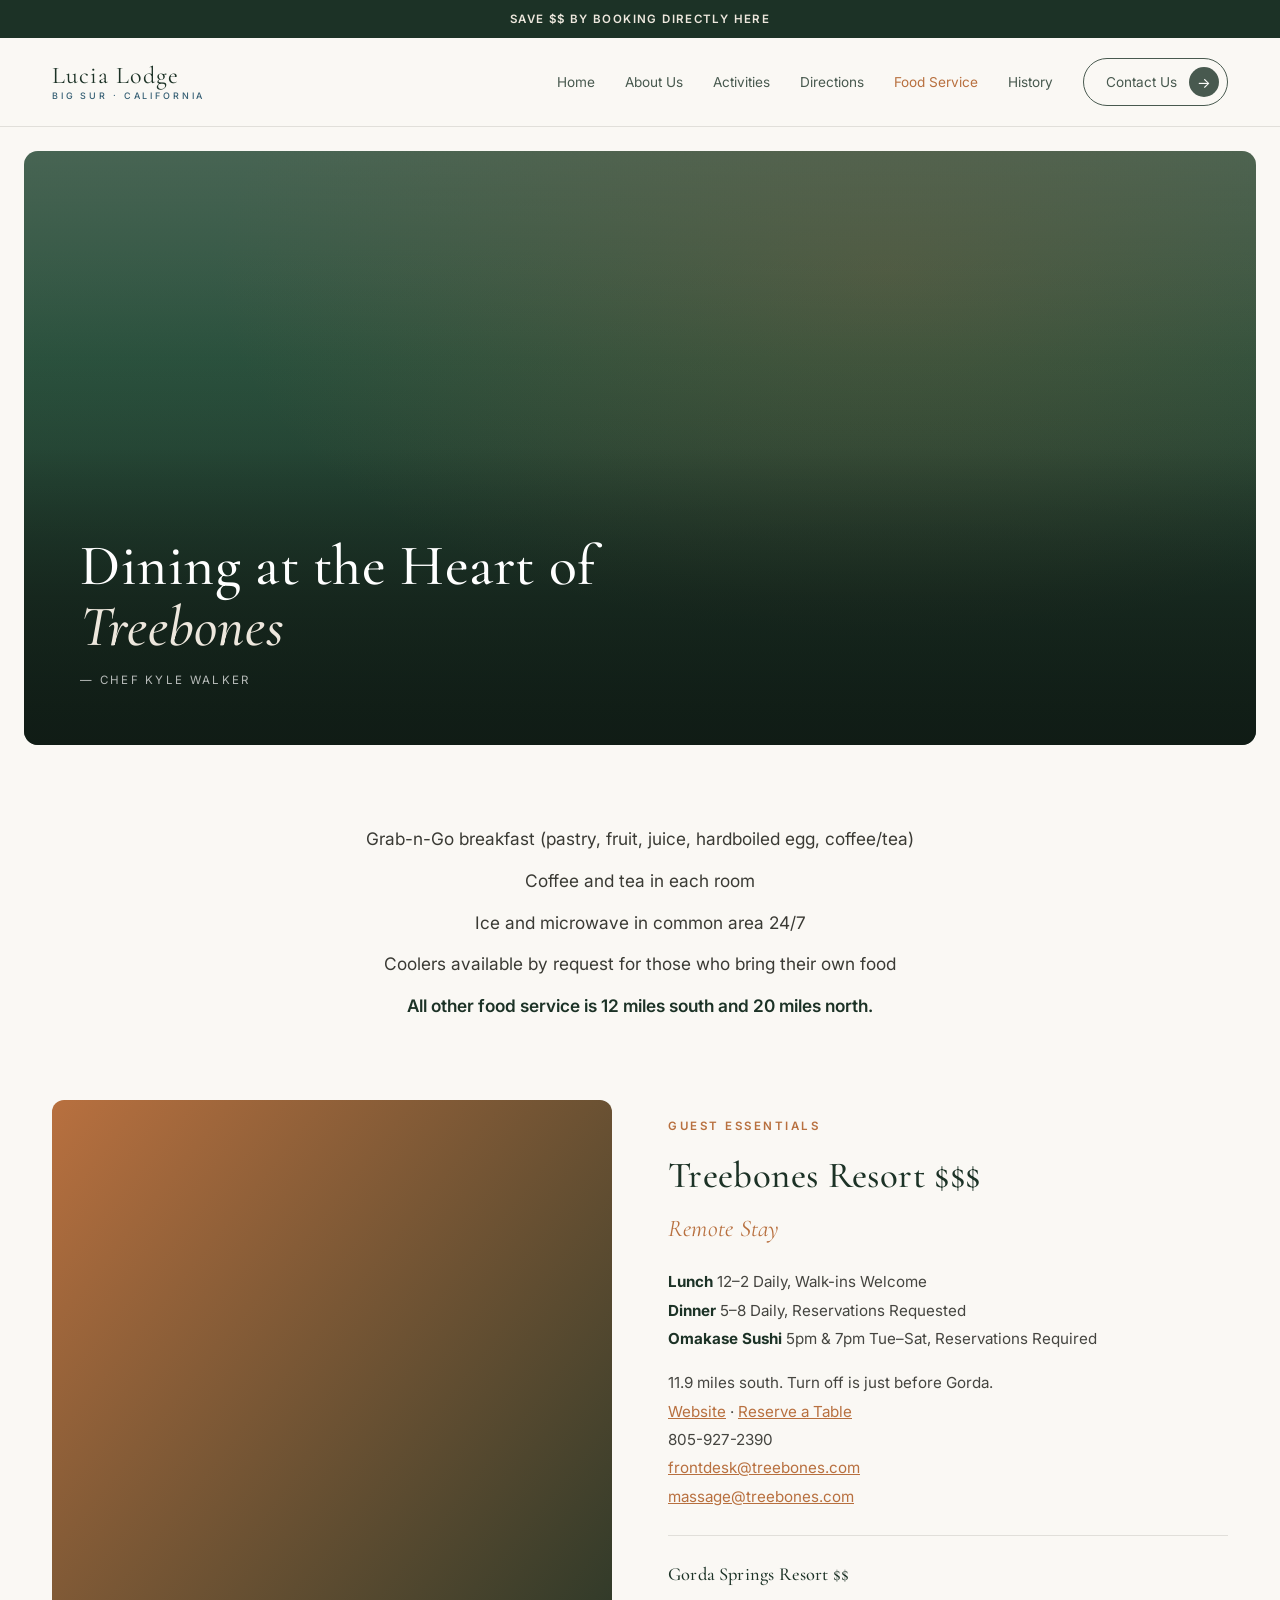
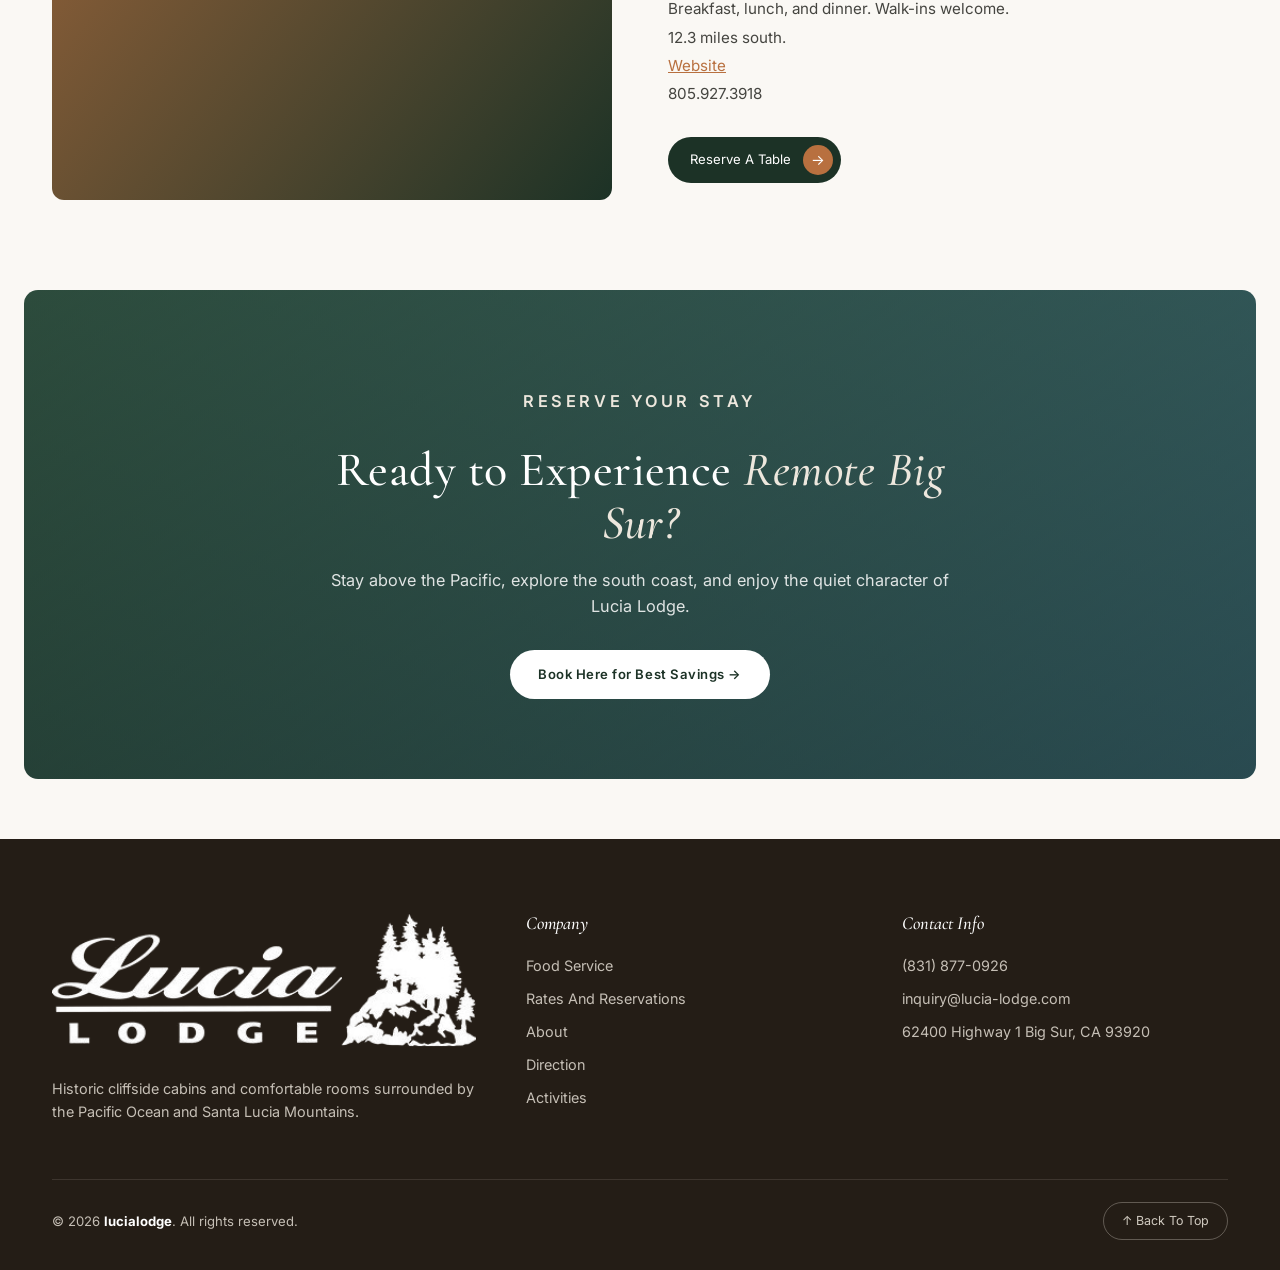
<file: food-dining.html>
<!DOCTYPE html>
<html lang="en">
<head>
<meta charset="UTF-8">
<meta name="viewport" content="width=device-width, initial-scale=1.0">
<title>Food & Dining | Lucia Lodge, Big Sur</title>
<meta name="description" content="Complimentary grab-and-go breakfast at Lucia Lodge, plus nearby dining at Treebones Resort and Gorda Springs Resort along Big Sur's Highway 1.">
<link rel="canonical" href="https://lucialodge.com/food-and-dining">

<meta property="og:type" content="website">
<meta property="og:title" content="Food & Dining | Lucia Lodge, Big Sur">
<meta property="og:description" content="Complimentary grab-and-go breakfast at Lucia Lodge, plus nearby dining at Treebones Resort and Gorda Springs Resort.">
<meta property="og:url" content="https://lucialodge.com/food-and-dining">
<meta property="og:site_name" content="Lucia Lodge">

<meta name="twitter:card" content="summary_large_image">
<meta name="twitter:title" content="Food & Dining | Lucia Lodge, Big Sur">
<meta name="twitter:description" content="Complimentary grab-and-go breakfast at Lucia Lodge, plus nearby dining at Treebones Resort and Gorda Springs Resort.">

<link rel="preconnect" href="https://fonts.googleapis.com">
<link rel="preconnect" href="https://fonts.gstatic.com" crossorigin>
<link href="https://fonts.googleapis.com/css2?family=Cormorant+Garamond:ital,wght@0,400;0,500;0,600;1,400&family=Inter:wght@400;500;600&display=swap" rel="stylesheet">

<script type="application/ld+json">
{
  "@context": "https://schema.org",
  "@type": "BreadcrumbList",
  "itemListElement": [
    { "@type": "ListItem", "position": 1, "name": "Home", "item": "https://lucialodge.com/" },
    { "@type": "ListItem", "position": 2, "name": "Food & Dining", "item": "https://lucialodge.com/food-and-dining" }
  ]
}
</script>

<script type="application/ld+json">
{
  "@context": "https://schema.org",
  "@type": "FAQPage",
  "mainEntity": [
    {
      "@type": "Question",
      "name": "Does Lucia Lodge have a restaurant?",
      "acceptedAnswer": { "@type": "Answer", "text": "Lucia Lodge's own restaurant and store are temporarily closed. The lodge itself remains open and offers a complimentary grab-and-go breakfast each morning. All other food service is roughly 12 miles south and 20 miles north." }
    },
    {
      "@type": "Question",
      "name": "Where can guests eat near Lucia Lodge?",
      "acceptedAnswer": { "@type": "Answer", "text": "The nearest dining options are Treebones Resort, 11.9 miles south (lunch, dinner, and Omakase sushi), and Gorda Springs Resort, 12.3 miles south (breakfast, lunch, and dinner, walk-ins welcome)." }
    },
    {
      "@type": "Question",
      "name": "Is breakfast included at Lucia Lodge?",
      "acceptedAnswer": { "@type": "Answer", "text": "Yes. A complimentary grab-and-go breakfast — pastry, fruit, juice, a hardboiled egg, and coffee or tea — is included for every guest each morning." }
    }
  ]
}
</script>

<style>
  :root{
    --forest:#284734; --forest-deep:#1c3226; --ocean:#345E73;
    --sand:#EDE7DD; --cream:#FAF8F4; --copper:#B8703F; --gold:#A8863E;
    --ink:#2A2A24; --line: rgba(42,42,36,0.12);
    --serif: 'Cormorant Garamond', Georgia, serif;
    --sans: 'Inter', -apple-system, BlinkMacSystemFont, sans-serif;
    --max: 1240px; --radius: 4px;
  }
  *{ box-sizing:border-box; margin:0; padding:0; }
  html{ scroll-behavior:smooth; }
  @media (prefers-reduced-motion: reduce){ html{ scroll-behavior:auto; } *{ animation-duration:.001ms !important; transition-duration:.001ms !important; } }
  body{ font-family:var(--sans); color:var(--ink); background:var(--cream); line-height:1.6; -webkit-font-smoothing:antialiased; }
  img{ max-width:100%; display:block; }
  a{ color:inherit; text-decoration:none; }
  ul{ list-style:none; }
  button{ font-family:inherit; cursor:pointer; }
  :focus-visible{ outline:2px solid var(--copper); outline-offset:3px; }
  h1,h2,h3,h4{ font-family:var(--serif); font-weight:500; color:var(--forest-deep); letter-spacing:0.01em; }
  .eyebrow{ font-family:var(--sans); font-size:.72rem; letter-spacing:.22em; text-transform:uppercase; color:var(--copper); font-weight:600; }
  .wrap{ max-width:var(--max); margin:0 auto; padding:0 32px; }
  @media (max-width:640px){ .wrap{ padding:0 20px; } }

  /* ANNOUNCEMENT BAR */
  .announce-bar{ background:var(--forest-deep); color:var(--sand); text-align:center; padding:10px 20px; font-size:.72rem; letter-spacing:.12em; text-transform:uppercase; font-weight:600; }

  /* NAV */
  header.site-nav{ padding:20px 0; background:var(--cream); border-bottom:1px solid var(--line); }
  header.site-nav .wrap{ display:flex; align-items:center; justify-content:space-between; }
  .logo{ font-family:var(--serif); font-size:1.5rem; color:var(--forest-deep); letter-spacing:.04em; display:flex; flex-direction:column; line-height:1; }
  .logo span{ font-family:var(--sans); font-size:.56rem; letter-spacing:.32em; font-weight:500; margin-top:4px; color:var(--ocean); }
  .nav-links{ display:flex; align-items:center; gap:30px; }
  .nav-links a{ font-size:.85rem; color:var(--forest-deep); opacity:.8; }
  .nav-links a:hover, .nav-links a.current{ opacity:1; color:var(--copper); }
  .pill-btn{ display:inline-flex; align-items:center; gap:12px; border:1px solid var(--forest-deep); border-radius:40px; padding:8px 8px 8px 22px; font-size:.82rem; color:var(--forest-deep); }
  .pill-btn .circle{ width:30px; height:30px; border-radius:50%; background:var(--forest-deep); color:#fff; display:flex; align-items:center; justify-content:center; font-size:.9rem; }
  .nav-toggle{ display:none; background:none; border:none; color:var(--forest-deep); font-size:1.6rem; }
  @media (max-width:960px){
    .nav-links{ position:fixed; top:0; right:0; height:100vh; width:min(320px,80vw); background:var(--forest-deep); flex-direction:column; justify-content:center; align-items:flex-start; gap:24px; padding:40px; transform:translateX(100%); transition:transform .4s ease; z-index:60; }
    .nav-links.open{ transform:translateX(0); }
    .nav-links a{ color:var(--sand) !important; font-size:1rem; }
    .nav-links .pill-btn{ border-color:var(--sand); color:var(--sand); }
    .nav-links .pill-btn .circle{ background:var(--copper); }
    .nav-toggle{ display:block; z-index:70; }
  }

  /* HERO */
  .hero{ padding:24px 24px 0; }
  .hero-inner{
    position:relative; border-radius:14px; overflow:hidden; height:66vh; min-height:440px;
    background: radial-gradient(ellipse at 70% 20%, rgba(184,112,63,0.25), transparent 55%), linear-gradient(180deg, #5a7d68 0%, #2f5a44 35%, #1c3226 75%, #14251c 100%);
    display:flex; align-items:flex-end;
  }
  .hero-inner::after{ content:""; position:absolute; inset:0; background:linear-gradient(0deg, rgba(15,26,20,0.82) 0%, rgba(15,26,20,0.1) 50%, rgba(15,26,20,0.25) 100%); }
  .hero-content{ position:relative; z-index:2; padding:56px; color:#fff; max-width:820px; }
  .hero-content h1{ color:#fff; font-size:clamp(2.2rem,5vw,3.6rem); font-weight:500; line-height:1.05; }
  .hero-content h1 em{ font-style:italic; color:var(--sand); }
  .hero-content .attribution{ margin-top:14px; font-size:.72rem; letter-spacing:.2em; text-transform:uppercase; color:rgba(255,255,255,0.7); }
  .hero-content .attribution::before{ content:"— "; }

  /* ESSENTIALS TEXT BLOCK */
  .essentials-text{ padding:80px 0 60px; text-align:center; }
  .essentials-text p{ font-size:1.08rem; color:#3a3a34; margin-bottom:14px; }
  .essentials-text p:last-child{ margin-bottom:0; font-weight:600; color:var(--forest-deep); }

  /* GUEST ESSENTIALS BLOCK */
  .guest-block{ padding:20px 0 90px; }
  .guest-flex{ display:grid; grid-template-columns:1fr 1fr; gap:56px; align-items:center; }
  @media (max-width:860px){ .guest-flex{ grid-template-columns:1fr; } }
  .guest-photo img{ border-radius:12px; aspect-ratio:4/5; object-fit:cover; }
  .guest-copy h2{ font-size:clamp(1.7rem,3vw,2.3rem); margin:12px 0 4px; }
  .guest-copy h3.subtitle{ font-style:italic; font-weight:400; color:var(--copper); font-size:1.5rem; margin-bottom:22px; }
  .hours-list{ margin-bottom:20px; }
  .hours-list p{ font-size:.95rem; color:#454540; margin-bottom:4px; }
  .hours-list p strong{ color:var(--forest-deep); }
  .info-line{ font-size:.95rem; color:#454540; margin-bottom:4px; }
  .info-line a{ color:var(--copper); text-decoration:underline; }
  .divider-block{ margin:26px 0 20px; padding-top:24px; border-top:1px solid var(--line); }
  .divider-block h4{ font-size:1.15rem; margin-bottom:8px; }

  /* CTA BANNER */
  .cta-banner{ padding:0 24px; }
  .cta-inner{
    position:relative; border-radius:14px; overflow:hidden; min-height:480px;
    background: linear-gradient(120deg, rgba(20,37,28,0.55), rgba(52,94,115,0.55)), linear-gradient(160deg, #4a7a63, #1c3226);
    display:flex; align-items:center; justify-content:center; text-align:center; padding:80px 24px;
  }
  .cta-inner-content{ position:relative; z-index:2; color:#fff; max-width:640px; }
  .cta-inner-content h2{ color:#fff; font-size:clamp(2rem,4vw,3rem); line-height:1.1; }
  .cta-inner-content h2 em{ font-style:italic; color:var(--sand); }
  .cta-inner-content p{ margin:18px 0 30px; color:rgba(255,255,255,0.85); font-size:1.02rem; }

  .btn{ display:inline-block; padding:14px 28px; font-size:.82rem; letter-spacing:.04em; font-weight:600; border-radius:40px; transition:all .25s ease; }
  .btn-solid-light{ background:#fff; color:var(--forest-deep); }
  .btn-solid-light:hover{ background:var(--sand); }
  .btn-dark-pill{ display:inline-flex; align-items:center; gap:12px; background:var(--forest-deep); color:#fff; border-radius:40px; padding:8px 8px 8px 22px; font-size:.82rem; }
  .btn-dark-pill .circle{ width:30px; height:30px; border-radius:50%; background:var(--copper); display:flex; align-items:center; justify-content:center; font-size:.9rem; }
  .btn-dark-pill:hover .circle{ background:#a05f34; }

  /* FOOTER */
  footer{ background:#241d16; color:rgba(237,231,221,0.8); padding:70px 0 30px; margin-top:60px; }
  .footer-grid{ display:grid; grid-template-columns:1.3fr 1fr 1fr; gap:50px; margin-bottom:56px; }
  @media (max-width:760px){ .footer-grid{ grid-template-columns:1fr; gap:36px; } }
  .footer-logo{ font-family:var(--serif); font-size:1.4rem; color:#fff; margin-bottom:14px; }
  .footer-grid > div > p{ font-size:.9rem; line-height:1.6; }
  .footer-grid h5{ font-family:var(--serif); font-style:italic; font-weight:500; color:#fff; font-size:1.15rem; margin-bottom:16px; }
  .footer-grid li{ margin-bottom:10px; font-size:.9rem; }
  .footer-grid a:hover{ color:#fff; }
  .footer-bottom{ border-top:1px solid rgba(237,231,221,0.12); padding-top:22px; display:flex; justify-content:space-between; align-items:center; flex-wrap:wrap; gap:14px; font-size:.82rem; }
  .footer-bottom strong{ color:#fff; }
  .back-top{ display:inline-flex; align-items:center; gap:8px; border:1px solid rgba(237,231,221,0.3); border-radius:40px; padding:8px 18px; font-size:.78rem; color:rgba(237,231,221,0.85); }
  .back-top:hover{ border-color:#fff; color:#fff; }

  .mobile-book{ display:none; position:fixed; bottom:0; left:0; right:0; z-index:55; background:var(--forest-deep); padding:14px 20px; box-shadow:0 -4px 16px rgba(0,0,0,0.2); }
  .mobile-book a{ display:block; text-align:center; background:var(--copper); color:#fff; padding:14px; border-radius:var(--radius); font-size:.85rem; letter-spacing:.06em; font-weight:600; }
  @media (max-width:960px){ .mobile-book{ display:block; } body{ padding-bottom:74px; } }
</style>
</head>
<body>

<div class="announce-bar">Save $$ by Booking Directly Here</div>

<header class="site-nav">
  <div class="wrap">
    <a href="index.html" class="logo">Lucia Lodge<span>BIG SUR · CALIFORNIA</span></a>
    <button class="nav-toggle" id="navToggle" aria-label="Toggle navigation" aria-expanded="false" aria-controls="navLinks">&#9776;</button>
    <nav class="nav-links" id="navLinks">
      <a href="index.html">Home</a>
      <a href="about.html">About Us</a>
      <a href="activities.html">Activities</a>
      <a href="directions.html">Directions</a>
      <a href="#food-service" class="current">Food Service</a>
      <a href="history.html">History</a>
      <a href="contact.html" class="pill-btn">Contact Us <span class="circle">&rarr;</span></a>
    </nav>
  </div>
</header>

<main>

  <!-- HERO -->
  <section class="hero" aria-label="Food and dining at Lucia Lodge">
    <div class="hero-inner">
      <img src="data:image/svg+xml;utf8,%3Csvg xmlns='http://www.w3.org/2000/svg' width='1' height='1'%3E%3C/svg%3E" alt="" style="display:none;">
      <div class="hero-content">
        <h1>Dining at the Heart of <em>Treebones</em></h1>
        <p class="attribution">Chef Kyle Walker</p>
      </div>
    </div>
  </section>

  <!-- ESSENTIALS TEXT -->
  <section class="essentials-text" id="food-service">
    <div class="wrap" style="max-width:760px;">
      <p>Grab-n-Go breakfast (pastry, fruit, juice, hardboiled egg, coffee/tea)</p>
      <p>Coffee and tea in each room</p>
      <p>Ice and microwave in common area 24/7</p>
      <p>Coolers available by request for those who bring their own food</p>
      <p>All other food service is 12 miles south and 20 miles north.</p>
    </div>
  </section>

  <!-- GUEST ESSENTIALS -->
  <section class="guest-block">
    <div class="wrap">
      <div class="guest-flex">
        <div class="guest-photo">
          <img src="data:image/svg+xml;utf8,%3Csvg xmlns='http://www.w3.org/2000/svg' width='600' height='750'%3E%3Cdefs%3E%3ClinearGradient id='gs1' x1='0' y1='0' x2='1' y2='1'%3E%3Cstop offset='0%25' stop-color='%23B8703F'/%3E%3Cstop offset='100%25' stop-color='%231c3226'/%3E%3C/linearGradient%3E%3C/defs%3E%3Crect width='600' height='750' fill='url(%23gs1)'/%3E%3C/svg%3E" alt="Sushi chefs preparing Omakase at the Treebones Resort sushi bar near Lucia Lodge">
        </div>
        <div class="guest-copy">
          <p class="eyebrow">Guest Essentials</p>
          <h2>Treebones Resort $$$</h2>
          <h3 class="subtitle">Remote Stay</h3>
          <div class="hours-list">
            <p><strong>Lunch</strong> 12&ndash;2 Daily, Walk-ins Welcome</p>
            <p><strong>Dinner</strong> 5&ndash;8 Daily, Reservations Requested</p>
            <p><strong>Omakase Sushi</strong> 5pm &amp; 7pm Tue&ndash;Sat, Reservations Required</p>
          </div>
          <p class="info-line">11.9 miles south. Turn off is just before Gorda.</p>
          <p class="info-line"><a href="#">Website</a> &middot; <a href="#">Reserve a Table</a></p>
          <p class="info-line">805-927-2390</p>
          <p class="info-line"><a href="mailto:frontdesk@treebones.com">frontdesk@treebones.com</a></p>
          <p class="info-line"><a href="mailto:massage@treebones.com">massage@treebones.com</a></p>

          <div class="divider-block">
            <h4>Gorda Springs Resort $$</h4>
            <p class="info-line">Breakfast, lunch, and dinner. Walk-ins welcome.</p>
            <p class="info-line">12.3 miles south.</p>
            <p class="info-line"><a href="#">Website</a></p>
            <p class="info-line">805.927.3918</p>
          </div>

          <a href="#" class="btn-dark-pill" style="margin-top:10px;">Reserve A Table <span class="circle">&rarr;</span></a>
        </div>
      </div>
    </div>
  </section>

  <!-- CTA BANNER -->
  <section class="cta-banner">
    <div class="cta-inner">
      <div class="cta-inner-content">
        <p class="eyebrow" style="color:var(--sand);">Reserve Your Stay</p>
        <h2 style="margin-top:12px;">Ready to Experience <em>Remote Big Sur?</em></h2>
        <p>Stay above the Pacific, explore the south coast, and enjoy the quiet character of Lucia Lodge.</p>
        <a href="rates-reservations.html" class="btn btn-solid-light">Book Here for Best Savings &rarr;</a>
      </div>
    </div>
  </section>

</main>

<footer>
  <div class="wrap">
    <div class="footer-grid">
      <div>
        <div class="footer-logo">
          <a href="index.html" class="logo" style="filter: invert(1);"><img src="media/home/logo.webp" alt="Lucia Lodge"></a>
        </div>
        <p>Historic cliffside cabins and comfortable rooms surrounded by the Pacific Ocean and Santa Lucia Mountains.</p>
      </div>
      <div>
        <h5>Company</h5>
        <ul>
          <li><a href="#food-service">Food Service</a></li>
          <li><a href="rates-reservations.html">Rates And Reservations</a></li>
          <li><a href="about.html">About</a></li>
          <li><a href="directions.html">Direction</a></li>
          <li><a href="activities.html">Activities</a></li>
        </ul>
      </div>
      <div>
        <h5>Contact Info</h5>
        <ul>
          <li>(831) 877-0926</li>
          <li><a href="mailto:inquiry@lucia-lodge.com">inquiry@lucia-lodge.com</a></li>
          <li>62400 Highway 1 Big Sur, CA 93920</li>
        </ul>
      </div>
    </div>
    <div class="footer-bottom">
      <span>&copy; 2026 <strong>lucialodge</strong>. All rights reserved.</span>
      <a href="#top" class="back-top">&uarr; Back To Top</a>
    </div>
  </div>
</footer>

<div class="mobile-book"><a href="rates-reservations.html">Check Availability</a></div>

<script>
  const navToggle = document.getElementById('navToggle');
  const navLinks = document.getElementById('navLinks');
  navToggle.addEventListener('click', () => {
    const isOpen = navLinks.classList.toggle('open');
    navToggle.setAttribute('aria-expanded', String(isOpen));
  });
  navLinks.querySelectorAll('a').forEach(a => a.addEventListener('click', () => {
    navLinks.classList.remove('open');
    navToggle.setAttribute('aria-expanded', 'false');
  }));
</script>

 <script src="nav.js"></script>
</body>
</html>
</file>
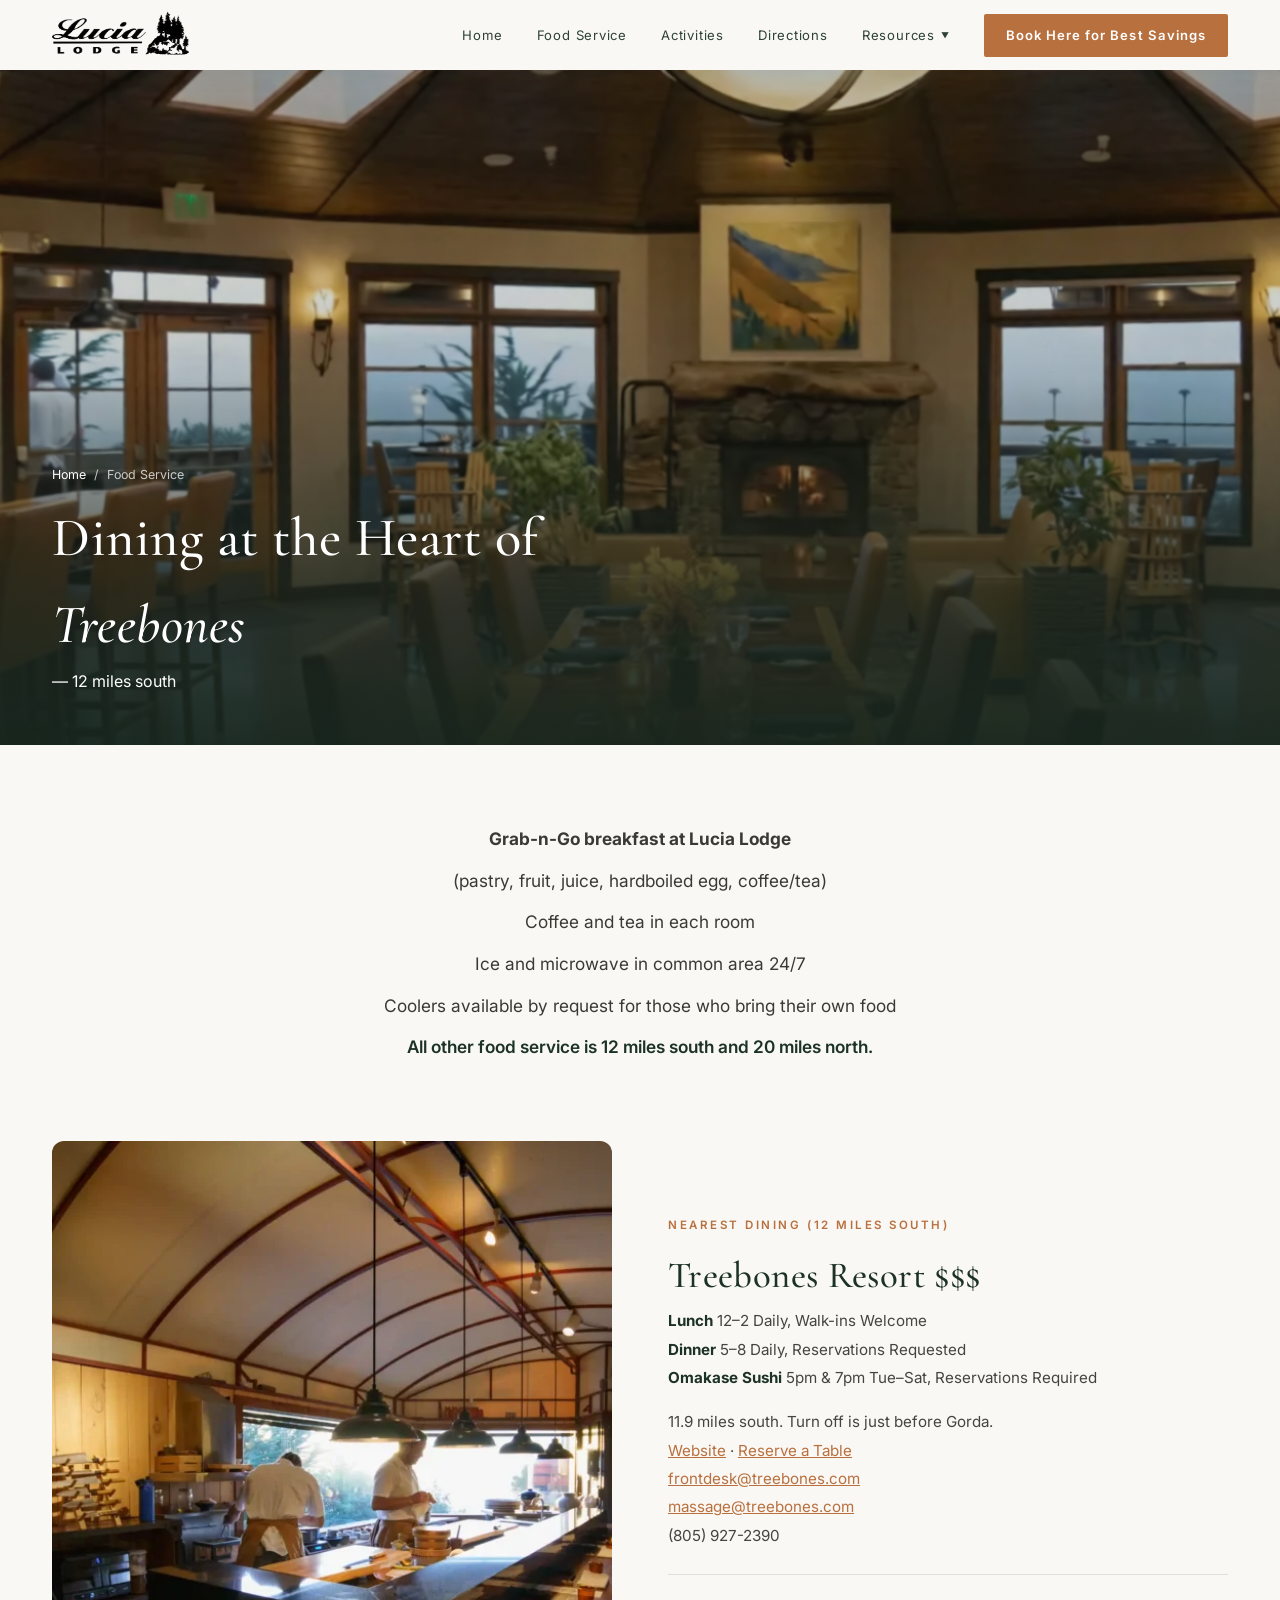
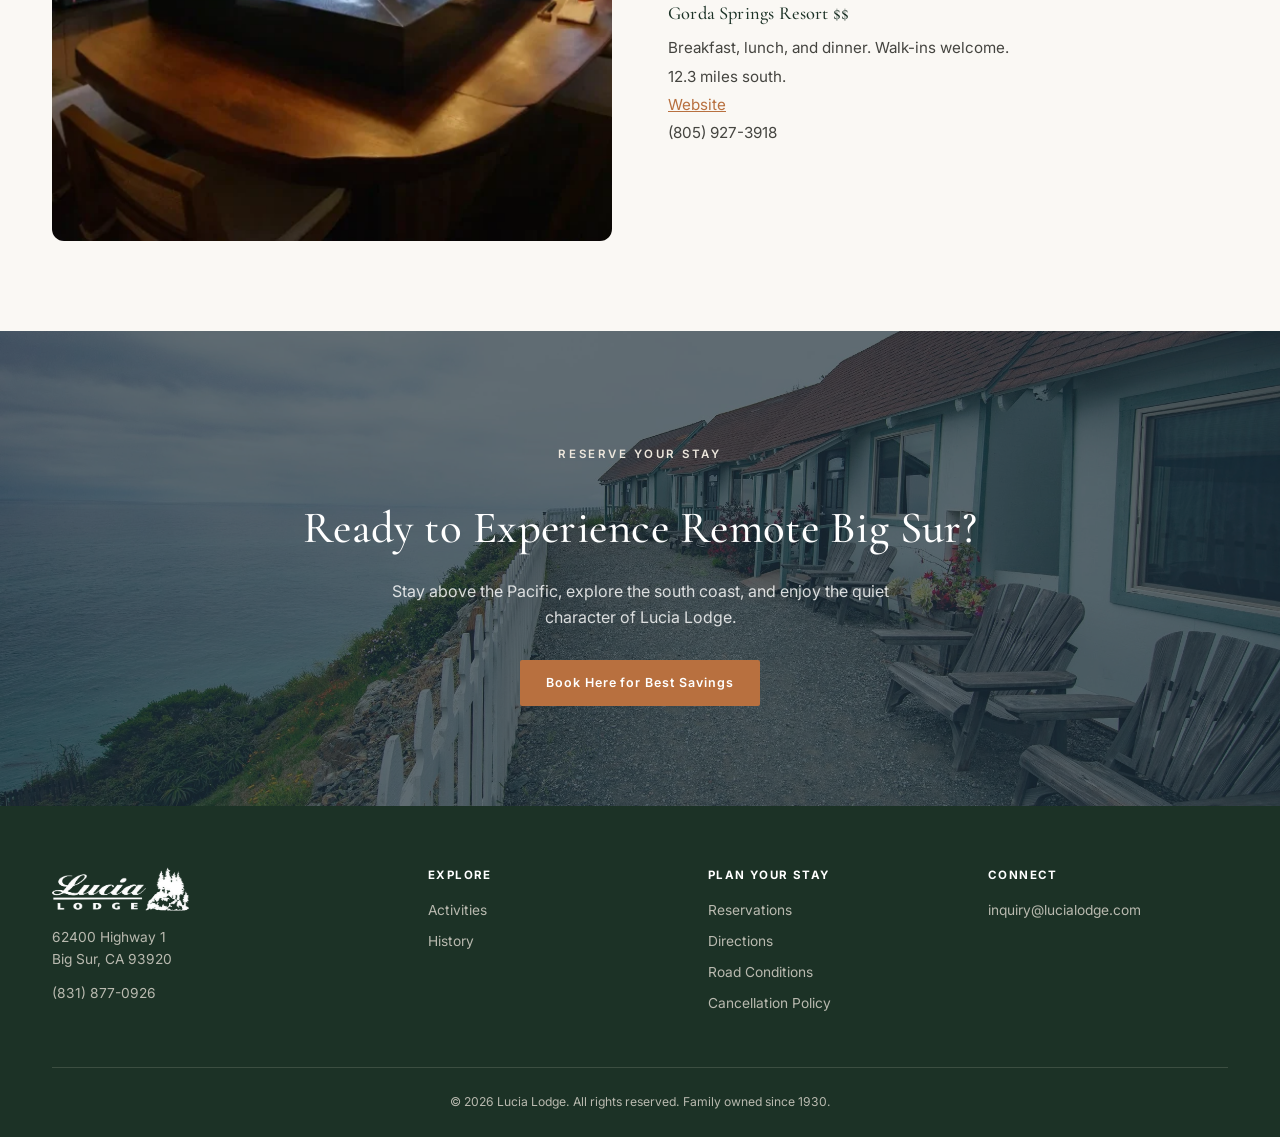
<file: food-service.html>
<!DOCTYPE html>
<html lang="en">
<head>
<meta charset="UTF-8">
<meta name="viewport" content="width=device-width, initial-scale=1.0">
<title>Food Service | Lucia Lodge, Big Sur</title>
<meta name="description" content="Complimentary grab-and-go breakfast at Lucia Lodge, plus nearby dining at Treebones Resort and Gorda Springs Resort along Big Sur's Highway 1.">
<link rel="canonical" href="https://lucialodge.com/food-and-dining">
<link rel="icon" type="image/x-icon" href="media/home/favicon.ico">

<meta property="og:type" content="website">
<meta property="og:title" content="Food Service | Lucia Lodge, Big Sur">
<meta property="og:description" content="Complimentary grab-and-go breakfast at Lucia Lodge, plus nearby dining at Treebones Resort and Gorda Springs Resort.">
<meta property="og:url" content="https://lucialodge.com/food-and-dining">
<meta property="og:site_name" content="Lucia Lodge">

<meta name="twitter:card" content="summary_large_image">
<meta name="twitter:title" content="Food Service | Lucia Lodge, Big Sur">
<meta name="twitter:description" content="Complimentary grab-and-go breakfast at Lucia Lodge, plus nearby dining at Treebones Resort and Gorda Springs Resort.">

<link rel="preconnect" href="https://fonts.googleapis.com">
<link rel="preconnect" href="https://fonts.gstatic.com" crossorigin>
<link href="https://fonts.googleapis.com/css2?family=Cormorant+Garamond:ital,wght@0,400;0,500;0,600;1,400&family=Inter:wght@400;500;600&display=swap" rel="stylesheet">

<script type="application/ld+json">
{
  "@context": "https://schema.org",
  "@type": "BreadcrumbList",
  "itemListElement": [
    { "@type": "ListItem", "position": 1, "name": "Home", "item": "https://lucialodge.com/" },
    { "@type": "ListItem", "position": 2, "name": "Food Service", "item": "https://lucialodge.com/food-and-dining" }
  ]
}
</script>

<script type="application/ld+json">
{
  "@context": "https://schema.org",
  "@type": "FAQPage",
  "mainEntity": [
    {
      "@type": "Question",
      "name": "Does Lucia Lodge have a restaurant?",
      "acceptedAnswer": { "@type": "Answer", "text": "Lucia Lodge's own restaurant and store are temporarily closed following a fire. The lodge itself remains open and offers a complimentary grab-and-go breakfast each morning, plus in-room coffee and tea and a 24/7 common-area ice machine and microwave." }
    },
    {
      "@type": "Question",
      "name": "Where can guests eat near Lucia Lodge?",
      "acceptedAnswer": { "@type": "Answer", "text": "The nearest dining options are Treebones Resort, 11.9 miles south (lunch, dinner, and Omakase sushi), and Gorda Springs Resort, 12.3 miles south (breakfast, lunch, and dinner, walk-ins welcome)." }
    },
    {
      "@type": "Question",
      "name": "Is breakfast included at Lucia Lodge?",
      "acceptedAnswer": { "@type": "Answer", "text": "Yes. A complimentary grab-and-go breakfast — pastry, fruit, juice, a hardboiled egg, and coffee or tea — is included for every guest each morning." }
    }
  ]
}
</script>

<style>
  :root{
    --forest:#284734; --forest-deep:#1c3226; --ocean:#345E73;
    --sand:#EDE7DD; --cream:#FAF8F4; --copper:#B8703F; --gold:#A8863E;
    --ink:#2A2A24; --line: rgba(42,42,36,0.12);
    --serif: 'Cormorant Garamond', Georgia, serif;
    --sans: 'Inter', -apple-system, BlinkMacSystemFont, sans-serif;
    --max: 1240px; --radius: 2px;
  }
  *{ box-sizing:border-box; margin:0; padding:0; }
  html{ scroll-behavior:smooth; }
  @media (prefers-reduced-motion: reduce){ html{ scroll-behavior:auto; } *{ animation-duration:.001ms !important; transition-duration:.001ms !important; } }
  body{ font-family:var(--sans); color:var(--ink); background:var(--cream); line-height:1.6; -webkit-font-smoothing:antialiased; padding-top: 70px;}
  img{ max-width:100%; display:block; }
  a{ color:inherit; text-decoration:none; }
  ul{ list-style:none; }
  button{ font-family:inherit; cursor:pointer; }
  :focus-visible{ outline:2px solid var(--copper); outline-offset:3px; }
  h1,h2,h3,h4{ font-family:var(--serif); font-weight:500; color:var(--forest-deep); letter-spacing:0.01em; }
  .eyebrow{ font-family:var(--sans); font-size:.72rem; letter-spacing:.22em; text-transform:uppercase; color:var(--copper); font-weight:600; }
  .wrap{ max-width:var(--max); margin:0 auto; padding:0 32px; }
  @media (max-width:640px){ .wrap{ padding:0 20px; } }
  .section-pad{ padding:100px 0; }
  @media (max-width:640px){ .section-pad{ padding:64px 0; } }
  .section-head{ max-width:680px; margin-bottom:44px; }
  .section-head h1, .section-head h2{ font-size:clamp(1.9rem,3.4vw,2.7rem); margin-top:12px; }
  .section-head p{ margin-top:16px; color:#54544a; font-size:1.02rem; max-width:64ch; }

  /* ANNOUNCEMENT BAR */
  .announce-bar{ background:var(--forest-deep); color:var(--sand); text-align:center; padding:10px 20px; font-size:.72rem; letter-spacing:.12em; text-transform:uppercase; font-weight:600; }


  /* ESSENTIALS TEXT BLOCK */
  .essentials-text{ padding:80px 0 60px; text-align:center; }
  .essentials-text p{ font-size:1.08rem; color:#3a3a34; margin-bottom:14px; }
  .essentials-text p:last-child{ margin-bottom:0; font-weight:600; color:var(--forest-deep); }

  /* GUEST ESSENTIALS BLOCK */
  .guest-block{ padding:20px 0 90px; }
  .guest-flex{ display:grid; grid-template-columns:1fr 1fr; gap:56px; align-items:center; }
  @media (max-width:860px){ .guest-flex{ grid-template-columns:1fr; } }
  .guest-photo img{ border-radius:12px; aspect-ratio:4/5; object-fit:cover; }
  .guest-copy h2{ font-size:clamp(1.7rem,3vw,2.3rem); margin:12px 0 4px; }
  .guest-copy h3.subtitle{ font-style:italic; font-weight:400; color:var(--copper); font-size:1.5rem; margin-bottom:22px; }
  .hours-list{ margin-bottom:20px; }
  .hours-list p{ font-size:.95rem; color:#454540; margin-bottom:4px; }
  .hours-list p strong{ color:var(--forest-deep); }
  .info-line{ font-size:.95rem; color:#454540; margin-bottom:4px; }
  .info-line a{ color:var(--copper); text-decoration:underline; }
  .divider-block{ margin:26px 0 20px; padding-top:24px; border-top:1px solid var(--line); }
  .divider-block h4{ font-size:1.15rem; margin-bottom:8px; }

  .btn{ display:inline-block; padding:14px 28px; font-size:.82rem; letter-spacing:.04em; font-weight:600; border-radius:40px; transition:all .25s ease; }
  .btn-solid-light{ background:#fff; color:var(--forest-deep); }
  .btn-solid-light:hover{ background:var(--sand); }
  .btn-dark-pill{ display:inline-flex; align-items:center; gap:12px; background:var(--forest-deep); color:#fff; border-radius:40px; padding:8px 8px 8px 22px; font-size:.82rem; }
  .btn-dark-pill .circle{ width:30px; height:30px; border-radius:50%; background:var(--copper); display:flex; align-items:center; justify-content:center; font-size:.9rem; }
  .btn-dark-pill:hover .circle{ background:#a05f34; }


  .page-hero{ position:relative; height:75vh; min-height:360px; overflow:hidden; display:flex; align-items:flex-end;
    background: radial-gradient(ellipse at 70% 15%, rgba(184,112,63,0.3), transparent 55%), linear-gradient(180deg, #4a7a63 0%, #2f5a44 35%, #1c3226 75%, #14251c 100%); }
  .page-hero::after{ content:""; position:absolute; inset:0; background:linear-gradient(0deg, rgba(20,37,28,0.85) 0%, rgba(20,37,28,0.15) 55%, rgba(20,37,28,0.3) 100%); }
  .page-hero-content{ position:relative; z-index:2; color:#fff; padding:0 32px 50px; max-width:var(--max); margin:0 auto; width:100%; }
  .page-hero h1{ color:#fff; font-size:clamp(2.1rem,4.4vw,3.4rem); margin-top:10px; max-width:20ch; }
  .breadcrumb{ font-size:.78rem; color:rgba(255,255,255,0.75); margin-top:14px; }
  .breadcrumb a{ color:#fff; }
  .page-hero img{ position:absolute; inset:0; width:100%; height:100%; object-fit:cover; }

  .notice-banner{ background:var(--copper); color:#fff; text-align:center; padding:14px 20px; font-size:.85rem; letter-spacing:.02em; }
  .notice-banner strong{ font-weight:600; }

  /* GUEST ESSENTIALS */
  .essentials-list{ display:grid; grid-template-columns:repeat(2,1fr); gap:1px; background:var(--line); border:1px solid var(--line); margin-top:12px; }
  @media (max-width:700px){ .essentials-list{ grid-template-columns:1fr; } }
  .essential-item{ background:var(--cream); padding:26px 28px; display:flex; gap:16px; align-items:flex-start; }
  .essential-item .icon{ font-size:1.3rem; color:var(--copper); flex-shrink:0; margin-top:2px; }
  .essential-item p{ font-size:.94rem; color:#454540; }
  .essential-item strong{ display:block; color:var(--forest-deep); font-size:1rem; margin-bottom:2px; font-family:var(--serif); font-weight:500; font-size:1.1rem; }

  /* DINING CARDS */
  .why-section{ background:var(--sand); }
  .dining-grid{ display:grid; grid-template-columns:1fr 1fr; gap:28px; }
  @media (max-width:820px){ .dining-grid{ grid-template-columns:1fr; } }
  .dine-card{ background:#fff; border:1px solid var(--line); border-radius:var(--radius); overflow:hidden; }
  .dine-photo{ height:200px; }
  .dine-photo img{ width:100%; height:100%; object-fit:cover; }
  .dine-body{ padding:30px; }
  .dine-top{ display:flex; justify-content:space-between; align-items:flex-start; gap:14px; margin-bottom:6px; }
  .dine-body h3{ font-size:1.5rem; }
  .price-tag{ font-family:var(--sans); font-size:.85rem; letter-spacing:.06em; color:var(--gold); font-weight:600; white-space:nowrap; margin-top:6px; }
  .dine-dist{ font-size:.78rem; letter-spacing:.05em; text-transform:uppercase; color:var(--ocean); background:rgba(52,94,115,0.08); padding:6px 14px; border-radius:20px; display:inline-block; margin-bottom:16px; }
  .dine-hours{ list-style:none; margin-bottom:18px; }
  .dine-hours li{ display:flex; justify-content:space-between; gap:12px; padding:8px 0; border-bottom:1px solid var(--line); font-size:.88rem; }
  .dine-hours li:last-child{ border-bottom:none; }
  .dine-hours .label{ color:#5c5c52; }
  .dine-hours .req{ color:var(--copper); font-weight:600; font-size:.72rem; letter-spacing:.04em; text-transform:uppercase; }
  .dine-contact{ font-size:.86rem; color:#5c5c52; margin-bottom:20px; }
  .dine-contact a{ color:var(--forest-deep); text-decoration:underline; text-decoration-color:var(--line); }
  .dine-contact div{ margin-bottom:4px; }
  .btn{ display:inline-block; padding:13px 26px; font-size:.78rem; letter-spacing:.08em; font-weight:600; border-radius:var(--radius); transition:all .25s ease; }
  .btn-primary{ background:var(--copper); color:#fff; }
  .btn-primary:hover{ background:#a05f34; }
  .btn-outline-dark{ border:1px solid var(--forest-deep); color:var(--forest-deep); }
  .btn-outline-dark:hover{ background:var(--forest-deep); color:#fff; }
  .dine-actions{ display:flex; gap:12px; flex-wrap:wrap; }
  .final-cta {
  position: relative;
  background-image: url('media/food/food-lodge.webp');
  background-size: cover;
  background-position: center;
  background-repeat: no-repeat;
  padding:100px 0; 
  text-align:center;
  color: #fff; 
} 
/* Optional: Add a dark overlay for better text contrast */
.final-cta::before {
  content: '';
  position: absolute;
  inset: 0;
  background: rgba(31, 48, 57, 0.7); /* 0.6 = 60% black (darker) */
  z-index: 0;
}

.final-cta .wrap {
  position: relative;
  z-index: 1;
}
  /* .final-cta{ background:linear-gradient(120deg, var(--forest-deep), var(--ocean)); color:#fff; text-align:center; padding:100px 0; } */
  .final-cta h2{ color:#fff; font-size:clamp(2rem,3.6vw,2.8rem); }
  .final-cta p{ margin:14px 0 30px; color:rgba(255,255,255,0.82); max-width:50ch; margin-left:auto; margin-right:auto; }
  .cta-row{ display:flex; gap:16px; justify-content:center; flex-wrap:wrap; }
  .btn-outline{ border:1px solid rgba(255,255,255,0.55); color:#fff; }
  .btn-outline:hover{ background:rgba(255,255,255,0.12); }

  footer{ background:var(--forest-deep); color:rgba(237,231,221,0.75); padding:60px 0 26px; font-size:.86rem; }
  .footer-grid{ display:grid; grid-template-columns:1.4fr 1fr 1fr 1fr; gap:40px; margin-bottom:44px; }
  @media (max-width:760px){ .footer-grid{ grid-template-columns:1fr 1fr; } }
  .footer-grid h5{ color:#fff; font-size:.72rem; letter-spacing:.12em; text-transform:uppercase; margin-bottom:14px; }
  .footer-grid li{ margin-bottom:9px; }
  .footer-grid a:hover{ color:#fff; }
  .footer-logo{ font-family:var(--serif); font-size:1.4rem; color:#fff; margin-bottom:10px; }
    .footer-bottom{ 
    border-top:1px solid rgba(237,231,221,0.15); 
    padding-top:24px; 
    text-align: center;
    flex-wrap:wrap; 
    gap:12px; 
    font-size:0.76rem; 
  }

  .mobile-book{ display:none; position:fixed; bottom:0; left:0; right:0; z-index:55; background:var(--forest-deep); padding:14px 20px; box-shadow:0 -4px 16px rgba(0,0,0,0.2); }
  .mobile-book a{ display:block; text-align:center; background:var(--copper); color:#fff; padding:14px; border-radius:var(--radius); font-size:.85rem; letter-spacing:.06em; font-weight:600; }
  @media (max-width:920px){ .mobile-book{ display:block; } body{ padding-bottom:74px; } }
</style>
<link rel="stylesheet" href="nav.css">
</head>
<body>

<!-- ============ NAVIGATION ============ -->
<header class="site-nav" id="siteNav">
  <div class="wrap">
    <a href="index.html" class="logo"><img src="media/home/logo.webp" alt="Lucia Lodge"></a>
    <button class="nav-toggle" id="navToggle" aria-label="Toggle navigation" aria-expanded="false" aria-controls="navLinks">&#9776;</button>
    <nav class="nav-links" id="navLinks">
      <a href="index.html">Home</a>
      <!-- <a href="RatesReservation.html">Rates &amp; Reservations</a> -->
      <a href="food-service.html">Food Service</a>
      <a href="activities.html">Activities</a>
      <a href="directions.html" role="menuitem">Directions</a>
      <div class="dropdown" id="resourcesDropdown">
        <a href="#" role="button" aria-haspopup="true" aria-expanded="false">Resources</a>
        <div class="dropdown-content" role="menu">
          <a href="about.html" role="menuitem">About Us</a> 
          <a href="history.html" role="menuitem">History</a>
          <a href="contact.html" role="menuitem">Contact Us</a>
          <a href="faq.html" role="menuitem">FAQ</a>
        </div>
      </div>
      
      <a href="https://lucialodge.client.innroad.com/" target="_blank" class="book-btn">Book Here for Best Savings</a>
    </nav>
  </div>
</header>

<main>

  <section class="page-hero" aria-label="Food and dining at Lucia Lodge">
    <img src="media/food/dining-at-treebones-1024x424-ezremove.png" alt="Ocean view from a bed at Lucia Lodge, looking out over the cliffs and Pacific Ocean">
    <div class="page-hero-content">
      <p class="breadcrumb"><a href="index.html">Home</a> &nbsp;/&nbsp; Food Service</p>
      <h1>Dining at the Heart of <em>Treebones</em></h1>
        <p class="attribution">— 12 miles south</p>
    </div>
  </section>

<!-- <div class="announce-bar">Save $$ by Booking Directly Here</div> -->
  <!-- <div class="notice-banner">
    <strong>Please Note:</strong> Lucia Lodge's own restaurant and store are temporarily closed following a fire. The lodge itself remains open, and nearby dining is available a short drive south.
  </div> -->

  <!-- ESSENTIALS TEXT -->
  <section class="essentials-text" id="food-service">
    <div class="wrap" style="max-width:760px;">
      <p><b>Grab-n-Go breakfast at Lucia Lodge</b></p>
      <p>(pastry, fruit, juice, hardboiled egg, coffee/tea)</p>
      <p>Coffee and tea in each room</p>
      <p>Ice and microwave in common area 24/7</p>
      <p>Coolers available by request for those who bring their own food</p>
      <p>All other food service is 12 miles south and 20 miles north.</p>
    </div>
  </section>

  <!-- Nearest Dining -->
  <section class="guest-block">
    <div class="wrap">
      <div class="guest-flex">
        <div class="guest-photo">
          <img src="media/food/treebones-sushi-bar-1024x683.webp" alt="Sushi chefs preparing Omakase at the Treebones Resort sushi bar near Lucia Lodge">
        </div>
        <div class="guest-copy">
          <p class="eyebrow">Nearest Dining (12 miles south)</p>
          <h2>Treebones Resort $$$</h2>
          <div class="hours-list">
            <p><strong>Lunch</strong> 12&ndash;2 Daily, Walk-ins Welcome</p>
            <p><strong>Dinner</strong> 5&ndash;8 Daily, Reservations Requested</p>
            <p><strong>Omakase Sushi</strong> 5pm &amp; 7pm Tue&ndash;Sat, Reservations Required</p>
          </div>
          <p class="info-line">11.9 miles south. Turn off is just before Gorda.</p>
          <p class="info-line"><a href="https://www.treebonesresort.com/">Website</a> &middot; <a href="https://www.exploretock.com/treebonesresort">Reserve a Table</a></p>
          <p class="info-line"><a href="mailto:frontdesk@treebones.com">frontdesk@treebones.com</a></p>
          <p class="info-line"><a href="mailto:massage@treebones.com">massage@treebones.com</a></p>
          <p class="info-line">(805) 927-2390</p>

          <div class="divider-block">
            <h4>Gorda Springs Resort $$</h4>
            <p class="info-line">Breakfast, lunch, and dinner. Walk-ins welcome.</p>
            <p class="info-line">12.3 miles south.</p>
            <p class="info-line"><a href="https://gordaspringsresort.com/">Website</a></p>
            <p class="info-line">(805) 927-3918</p>
          </div>

        </div>
      </div>
    </div>
  </section>

  <!-- FINAL CTA -->
  <section class="final-cta" id="book" aria-labelledby="cta-heading">
    <div class="wrap">
      <p class="eyebrow" style="color:var(--sand);">Reserve Your Stay</p>
      <h2 id="cta-heading">Ready to Experience Remote Big Sur?</h2>
      <p>Stay above the Pacific, explore the south coast, and enjoy the quiet character of Lucia Lodge.</p>
      <div class="cta-row">
        <a href="https://lucialodge.client.innroad.com/" target="_blank" class="btn btn-primary">Book Here for Best Savings</a>
      </div>
    </div>
  </section>

</main>

<footer id="contact">
  <div class="wrap">
    <div class="footer-grid">
      <div>
        <div class="footer-logo">
          <a href="index.html" class="logo" style="filter: invert(1);"><img src="media/home/logo.webp" alt="Lucia Lodge"></a>
        </div>
        <p>62400 Highway 1<br>Big Sur, CA 93920</p>
        <p style="margin-top:12px;">(831) 877-0926</p>
      </div>
      <div>
        <h5>Explore</h5>
        <ul>
          <!-- <li><a href="rooms.html">Rooms</a></li> -->
          <li><a href="activities.html">Activities</a></li>
          <li><!-- <a href="gallery.html">Gallery</a> --></li>
          <li><a href="history.html">History</a></li>
        </ul>
      </div>
      <div>
        <h5>Plan Your Stay</h5>
        <ul>
          <li><a href="RatesReservation.html">Reservations</a></li>
          <li><a href="directions.html">Directions</a></li>
          <li><a href="https://roads.dot.ca.gov/">Road Conditions</a></li>
          <li><a href="RatesReservation.html">Cancellation Policy</a></li>
        </ul>
      </div>
      <div>
        <h5>Connect</h5>
        <ul>
          <li>inquiry@lucialodge.com</li>
        </ul>
      </div>
    </div>
    <div class="footer-bottom">
      <span>&copy; 2026 Lucia Lodge. All rights reserved. Family owned since 1930.</span>
       
    </div>
  </div>
</footer>

<div class="mobile-book"><a href="index.html#book">Check Availability</a></div>

<script>
  const navToggle = document.getElementById('navToggle');
  const navLinks = document.getElementById('navLinks');
  navToggle.addEventListener('click', () => {
    const isOpen = navLinks.classList.toggle('open');
    navToggle.setAttribute('aria-expanded', String(isOpen));
  });
  navLinks.querySelectorAll('a').forEach(a => a.addEventListener('click', () => {
    navLinks.classList.remove('open');
    navToggle.setAttribute('aria-expanded', 'false');
  }));
</script>
 
 <script src="nav.js"></script>
</body>
</html>
</file>
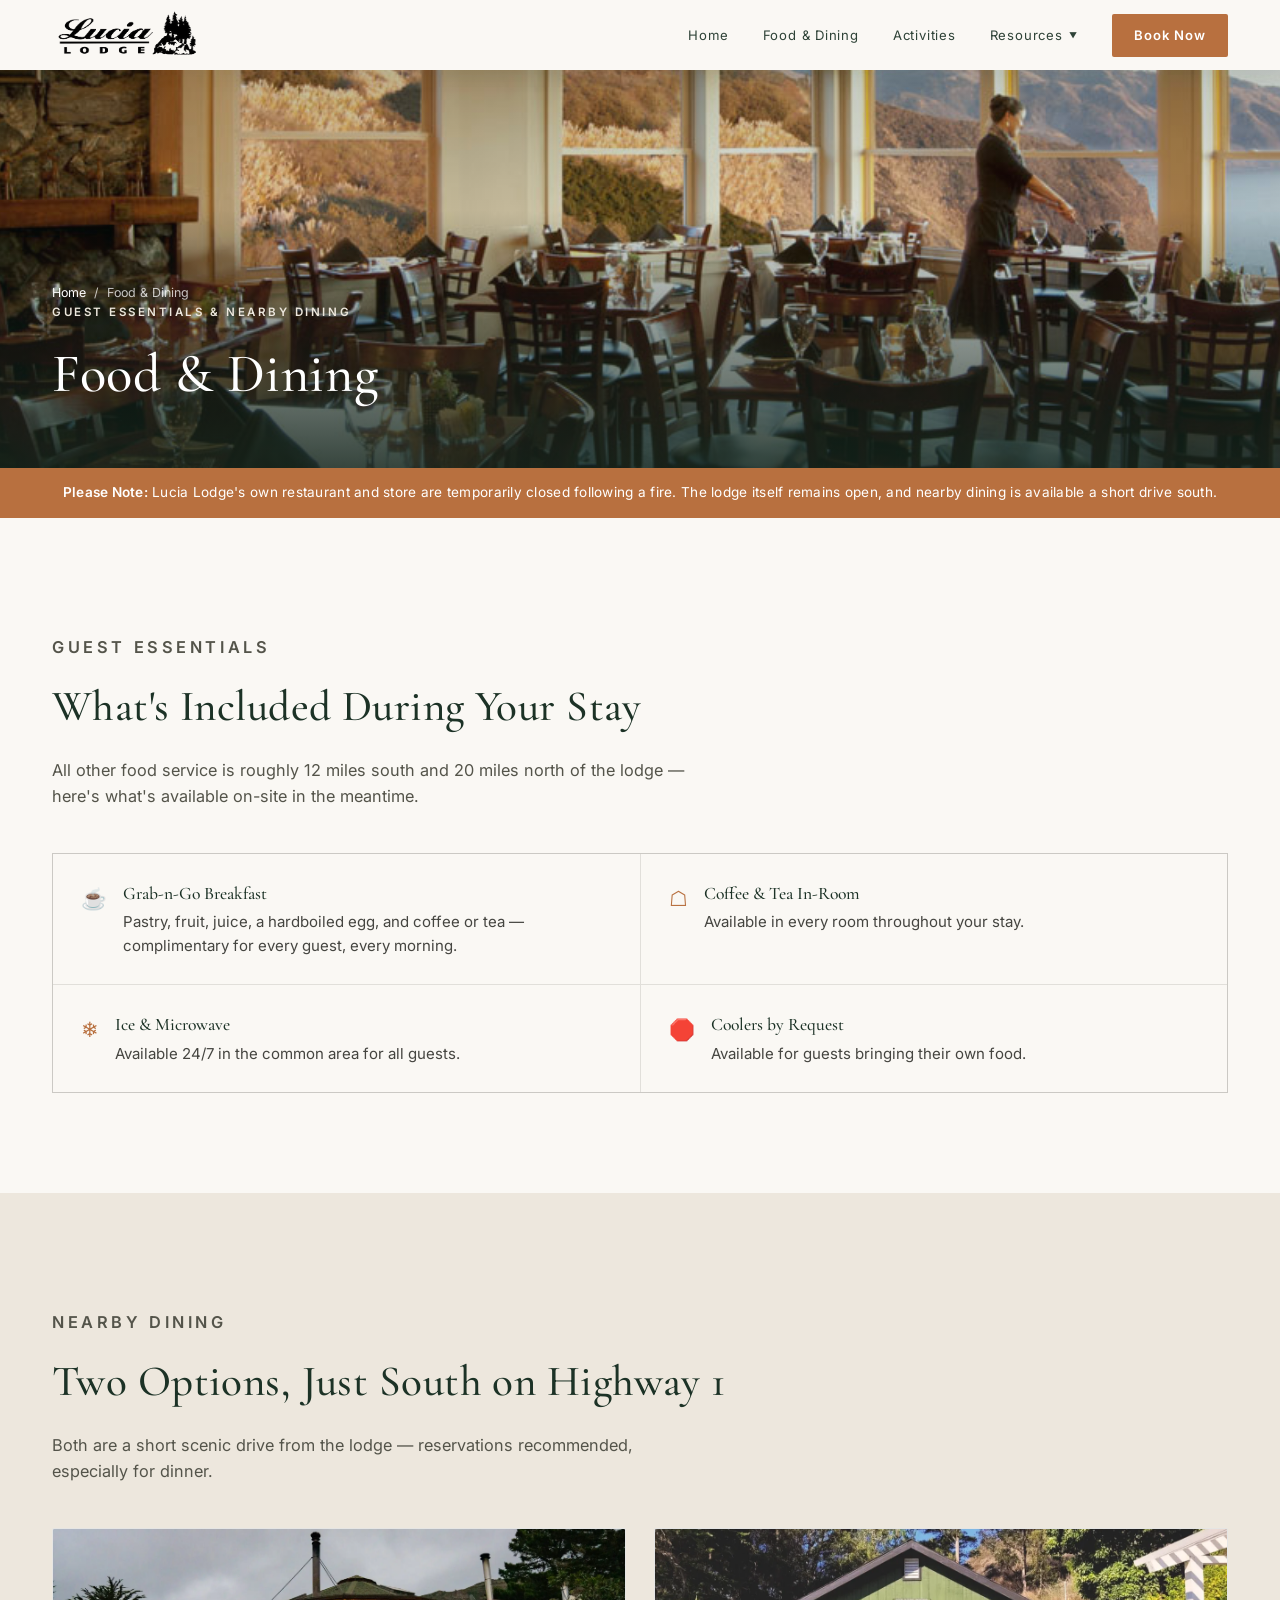
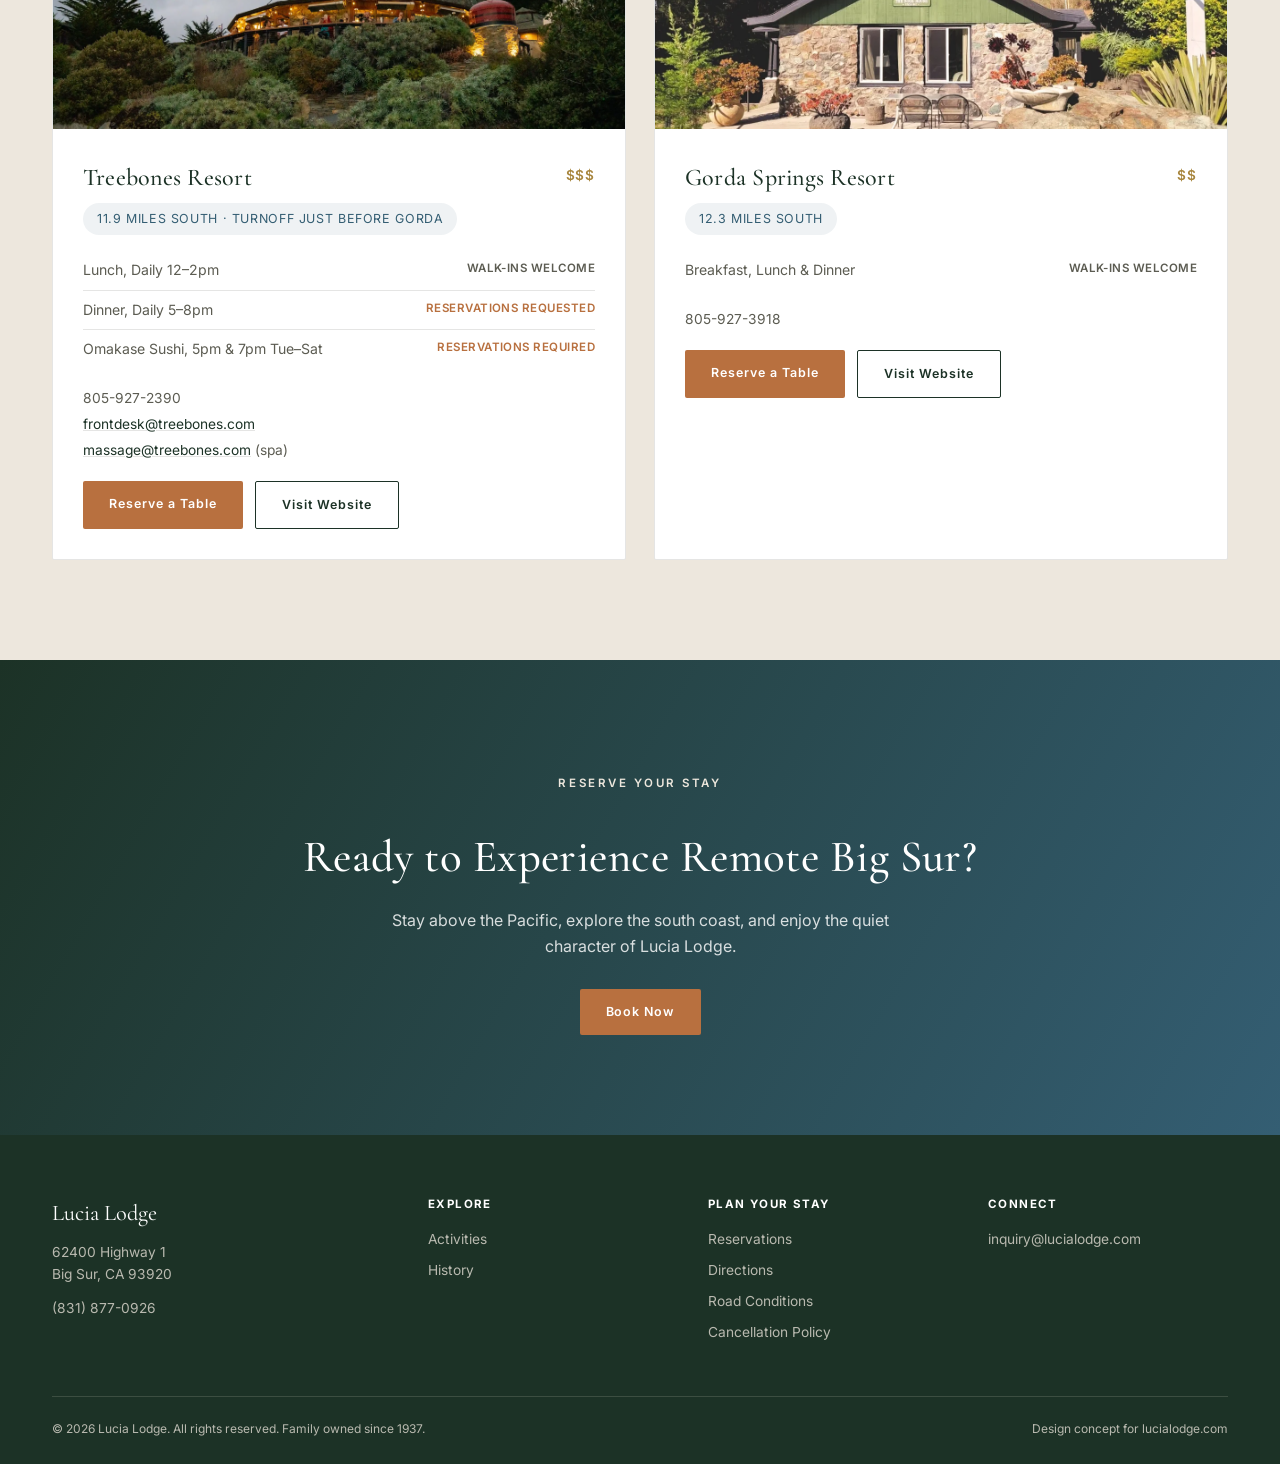
<file: FoodDining.html>
<!DOCTYPE html>
<html lang="en">
<head>
<meta charset="UTF-8">
<meta name="viewport" content="width=device-width, initial-scale=1.0">
<title>Food & Dining | Lucia Lodge, Big Sur</title>
<meta name="description" content="Complimentary grab-and-go breakfast at Lucia Lodge, plus nearby dining at Treebones Resort and Gorda Springs Resort along Big Sur's Highway 1.">
<link rel="canonical" href="https://lucialodge.com/food-and-dining">
<link rel="icon" type="image/x-icon" href="media/home/favicon.ico">

<meta property="og:type" content="website">
<meta property="og:title" content="Food & Dining | Lucia Lodge, Big Sur">
<meta property="og:description" content="Complimentary grab-and-go breakfast at Lucia Lodge, plus nearby dining at Treebones Resort and Gorda Springs Resort.">
<meta property="og:url" content="https://lucialodge.com/food-and-dining">
<meta property="og:site_name" content="Lucia Lodge">

<meta name="twitter:card" content="summary_large_image">
<meta name="twitter:title" content="Food & Dining | Lucia Lodge, Big Sur">
<meta name="twitter:description" content="Complimentary grab-and-go breakfast at Lucia Lodge, plus nearby dining at Treebones Resort and Gorda Springs Resort.">

<link rel="preconnect" href="https://fonts.googleapis.com">
<link rel="preconnect" href="https://fonts.gstatic.com" crossorigin>
<link href="https://fonts.googleapis.com/css2?family=Cormorant+Garamond:ital,wght@0,400;0,500;0,600;1,400&family=Inter:wght@400;500;600&display=swap" rel="stylesheet">

<script type="application/ld+json">
{
  "@context": "https://schema.org",
  "@type": "BreadcrumbList",
  "itemListElement": [
    { "@type": "ListItem", "position": 1, "name": "Home", "item": "https://lucialodge.com/" },
    { "@type": "ListItem", "position": 2, "name": "Food & Dining", "item": "https://lucialodge.com/food-and-dining" }
  ]
}
</script>

<script type="application/ld+json">
{
  "@context": "https://schema.org",
  "@type": "FAQPage",
  "mainEntity": [
    {
      "@type": "Question",
      "name": "Does Lucia Lodge have a restaurant?",
      "acceptedAnswer": { "@type": "Answer", "text": "Lucia Lodge's own restaurant and store are temporarily closed following a fire. The lodge itself remains open and offers a complimentary grab-and-go breakfast each morning, plus in-room coffee and tea and a 24/7 common-area ice machine and microwave." }
    },
    {
      "@type": "Question",
      "name": "Where can guests eat near Lucia Lodge?",
      "acceptedAnswer": { "@type": "Answer", "text": "The nearest dining options are Treebones Resort, 11.9 miles south (lunch, dinner, and Omakase sushi), and Gorda Springs Resort, 12.3 miles south (breakfast, lunch, and dinner, walk-ins welcome)." }
    },
    {
      "@type": "Question",
      "name": "Is breakfast included at Lucia Lodge?",
      "acceptedAnswer": { "@type": "Answer", "text": "Yes. A complimentary grab-and-go breakfast — pastry, fruit, juice, a hardboiled egg, and coffee or tea — is included for every guest each morning." }
    }
  ]
}
</script>

<style>
  :root{
    --forest:#284734; --forest-deep:#1c3226; --ocean:#345E73;
    --sand:#EDE7DD; --cream:#FAF8F4; --copper:#B8703F; --gold:#A8863E;
    --ink:#2A2A24; --line: rgba(42,42,36,0.12);
    --serif: 'Cormorant Garamond', Georgia, serif;
    --sans: 'Inter', -apple-system, BlinkMacSystemFont, sans-serif;
    --max: 1240px; --radius: 2px;
  }
  *{ box-sizing:border-box; margin:0; padding:0; }
  html{ scroll-behavior:smooth; }
  @media (prefers-reduced-motion: reduce){ html{ scroll-behavior:auto; } *{ animation-duration:.001ms !important; transition-duration:.001ms !important; } }
  body{ font-family:var(--sans); color:var(--ink); background:var(--cream); line-height:1.6; -webkit-font-smoothing:antialiased; }
  img{ max-width:100%; display:block; }
  a{ color:inherit; text-decoration:none; }
  ul{ list-style:none; }
  button{ font-family:inherit; cursor:pointer; }
  :focus-visible{ outline:2px solid var(--copper); outline-offset:3px; }
  h1,h2,h3,h4{ font-family:var(--serif); font-weight:500; color:var(--forest-deep); letter-spacing:0.01em; }
  .eyebrow{ font-family:var(--sans); font-size:.72rem; letter-spacing:.22em; text-transform:uppercase; color:var(--copper); font-weight:600; }
  .wrap{ max-width:var(--max); margin:0 auto; padding:0 32px; }
  @media (max-width:640px){ .wrap{ padding:0 20px; } }
  .section-pad{ padding:100px 0; }
  @media (max-width:640px){ .section-pad{ padding:64px 0; } }
  .section-head{ max-width:680px; margin-bottom:44px; }
  .section-head h1, .section-head h2{ font-size:clamp(1.9rem,3.4vw,2.7rem); margin-top:12px; }
  .section-head p{ margin-top:16px; color:#54544a; font-size:1.02rem; max-width:64ch; }

  /* header.site-nav{ position:fixed; top:0; left:0; right:0; z-index:50; padding:16px 0; background:var(--cream); box-shadow:0 2px 24px rgba(28,50,38,0.08); }
  header.site-nav .wrap{ display:flex; align-items:center; justify-content:space-between; }
  .logo{ font-family:var(--serif); font-size:1.5rem; color:var(--forest-deep); letter-spacing:.04em; display:flex; flex-direction:column; line-height:1; }
  .logo span{ font-family:var(--sans); font-size:.56rem; letter-spacing:.32em; font-weight:500; margin-top:4px; color:var(--ocean); }
  .nav-links{ display:flex; align-items:center; gap:32px; }
  .nav-links a{ font-size:.8rem; letter-spacing:.06em; color:var(--forest-deep); opacity:.85; }
  .nav-links a:hover, .nav-links a.current{ opacity:1; color:var(--copper); }
  .nav-links a.book-btn{ background:var(--copper); color:#fff !important; padding:10px 20px; border-radius:var(--radius); font-weight:600; opacity:1; }
  .nav-links a.book-btn:hover{ background:#a05f34; }
  .nav-toggle{ display:none; background:none; border:none; color:var(--forest-deep); font-size:1.6rem; }
  @media (max-width:920px){
    .nav-links{ position:fixed; top:0; right:0; height:100vh; width:min(320px,80vw); background:var(--forest-deep); flex-direction:column; justify-content:center; align-items:flex-start; gap:24px; padding:40px; transform:translateX(100%); transition:transform .4s ease; }
    .nav-links.open{ transform:translateX(0); }
    .nav-links a{ color:var(--sand) !important; font-size:1rem; }
    .nav-toggle{ display:block; z-index:60; }
  } */

  .page-hero{ position:relative; height:52vh; min-height:360px; overflow:hidden; display:flex; align-items:flex-end;
    background: radial-gradient(ellipse at 70% 15%, rgba(184,112,63,0.3), transparent 55%), linear-gradient(180deg, #4a7a63 0%, #2f5a44 35%, #1c3226 75%, #14251c 100%); }
  .page-hero::after{ content:""; position:absolute; inset:0; background:linear-gradient(0deg, rgba(20,37,28,0.85) 0%, rgba(20,37,28,0.15) 55%, rgba(20,37,28,0.3) 100%); }
  .page-hero-content{ position:relative; z-index:2; color:#fff; padding:0 32px 50px; max-width:var(--max); margin:0 auto; width:100%; }
  .page-hero h1{ color:#fff; font-size:clamp(2.1rem,4.4vw,3.4rem); margin-top:10px; max-width:20ch; }
  .breadcrumb{ font-size:.78rem; color:rgba(255,255,255,0.75); margin-top:14px; }
  .breadcrumb a{ color:#fff; }
  .page-hero img{ position:absolute; inset:0; width:100%; height:100%; object-fit:cover; }

  .notice-banner{ background:var(--copper); color:#fff; text-align:center; padding:14px 20px; font-size:.85rem; letter-spacing:.02em; }
  .notice-banner strong{ font-weight:600; }

  /* GUEST ESSENTIALS */
  .essentials-list{ display:grid; grid-template-columns:repeat(2,1fr); gap:1px; background:var(--line); border:1px solid var(--line); margin-top:12px; }
  @media (max-width:700px){ .essentials-list{ grid-template-columns:1fr; } }
  .essential-item{ background:var(--cream); padding:26px 28px; display:flex; gap:16px; align-items:flex-start; }
  .essential-item .icon{ font-size:1.3rem; color:var(--copper); flex-shrink:0; margin-top:2px; }
  .essential-item p{ font-size:.94rem; color:#454540; }
  .essential-item strong{ display:block; color:var(--forest-deep); font-size:1rem; margin-bottom:2px; font-family:var(--serif); font-weight:500; font-size:1.1rem; }

  /* DINING CARDS */
  .why-section{ background:var(--sand); }
  .dining-grid{ display:grid; grid-template-columns:1fr 1fr; gap:28px; }
  @media (max-width:820px){ .dining-grid{ grid-template-columns:1fr; } }
  .dine-card{ background:#fff; border:1px solid var(--line); border-radius:var(--radius); overflow:hidden; }
  .dine-photo{ height:200px; }
  .dine-photo img{ width:100%; height:100%; object-fit:cover; }
  .dine-body{ padding:30px; }
  .dine-top{ display:flex; justify-content:space-between; align-items:flex-start; gap:14px; margin-bottom:6px; }
  .dine-body h3{ font-size:1.5rem; }
  .price-tag{ font-family:var(--sans); font-size:.85rem; letter-spacing:.06em; color:var(--gold); font-weight:600; white-space:nowrap; margin-top:6px; }
  .dine-dist{ font-size:.78rem; letter-spacing:.05em; text-transform:uppercase; color:var(--ocean); background:rgba(52,94,115,0.08); padding:6px 14px; border-radius:20px; display:inline-block; margin-bottom:16px; }
  .dine-hours{ list-style:none; margin-bottom:18px; }
  .dine-hours li{ display:flex; justify-content:space-between; gap:12px; padding:8px 0; border-bottom:1px solid var(--line); font-size:.88rem; }
  .dine-hours li:last-child{ border-bottom:none; }
  .dine-hours .label{ color:#5c5c52; }
  .dine-hours .req{ color:var(--copper); font-weight:600; font-size:.72rem; letter-spacing:.04em; text-transform:uppercase; }
  .dine-contact{ font-size:.86rem; color:#5c5c52; margin-bottom:20px; }
  .dine-contact a{ color:var(--forest-deep); text-decoration:underline; text-decoration-color:var(--line); }
  .dine-contact div{ margin-bottom:4px; }
  .btn{ display:inline-block; padding:13px 26px; font-size:.78rem; letter-spacing:.08em; font-weight:600; border-radius:var(--radius); transition:all .25s ease; }
  .btn-primary{ background:var(--copper); color:#fff; }
  .btn-primary:hover{ background:#a05f34; }
  .btn-outline-dark{ border:1px solid var(--forest-deep); color:var(--forest-deep); }
  .btn-outline-dark:hover{ background:var(--forest-deep); color:#fff; }
  .dine-actions{ display:flex; gap:12px; flex-wrap:wrap; }

  .final-cta{ background:linear-gradient(120deg, var(--forest-deep), var(--ocean)); color:#fff; text-align:center; padding:100px 0; }
  .final-cta h2{ color:#fff; font-size:clamp(2rem,3.6vw,2.8rem); }
  .final-cta p{ margin:14px 0 30px; color:rgba(255,255,255,0.82); max-width:50ch; margin-left:auto; margin-right:auto; }
  .cta-row{ display:flex; gap:16px; justify-content:center; flex-wrap:wrap; }
  .btn-outline{ border:1px solid rgba(255,255,255,0.55); color:#fff; }
  .btn-outline:hover{ background:rgba(255,255,255,0.12); }

  footer{ background:var(--forest-deep); color:rgba(237,231,221,0.75); padding:60px 0 26px; font-size:.86rem; }
  .footer-grid{ display:grid; grid-template-columns:1.4fr 1fr 1fr 1fr; gap:40px; margin-bottom:44px; }
  @media (max-width:760px){ .footer-grid{ grid-template-columns:1fr 1fr; } }
  .footer-grid h5{ color:#fff; font-size:.72rem; letter-spacing:.12em; text-transform:uppercase; margin-bottom:14px; }
  .footer-grid li{ margin-bottom:9px; }
  .footer-grid a:hover{ color:#fff; }
  .footer-logo{ font-family:var(--serif); font-size:1.4rem; color:#fff; margin-bottom:10px; }
  .footer-bottom{ border-top:1px solid rgba(237,231,221,0.15); padding-top:22px; display:flex; justify-content:space-between; flex-wrap:wrap; gap:10px; font-size:.75rem; }

  .mobile-book{ display:none; position:fixed; bottom:0; left:0; right:0; z-index:55; background:var(--forest-deep); padding:14px 20px; box-shadow:0 -4px 16px rgba(0,0,0,0.2); }
  .mobile-book a{ display:block; text-align:center; background:var(--copper); color:#fff; padding:14px; border-radius:var(--radius); font-size:.85rem; letter-spacing:.06em; font-weight:600; }
  @media (max-width:920px){ .mobile-book{ display:block; } body{ padding-bottom:74px; } }
</style>
<link rel="stylesheet" href="nav.css">
</head>
<body>

<!-- ============ NAVIGATION ============ -->
<header class="site-nav" id="siteNav">
  <div class="wrap">
    <a href="index.html" class="logo"><img src="media/home/logo.jpeg" alt="Lucia Lodge"></a>
    <button class="nav-toggle" id="navToggle" aria-label="Toggle navigation" aria-expanded="false" aria-controls="navLinks">&#9776;</button>
    <nav class="nav-links" id="navLinks">
      <a href="index.html">Home</a>
      <!-- <a href="RatesReservation.html">Rates &amp; Reservations</a> -->
      <a href="FoodDining.html">Food &amp; Dining</a>
      <a href="activities.html">Activities</a>
      <!-- <a href="gallery.html">Gallery</a> -->
      <!-- Resources Dropdown -->
      <div class="dropdown" id="resourcesDropdown">
        <a href="#" role="button" aria-haspopup="true" aria-expanded="false">Resources</a>
        <div class="dropdown-content" role="menu">
          <a href="about.html" role="menuitem">About Us</a>
          <a href="directions.html" role="menuitem">Directions</a>
          <a href="faq.html" role="menuitem">FAQ</a>
          <a href="history.html" role="menuitem">History</a>
          <a href="contact.html" role="menuitem">Contact Us</a>
          <a href="blog.html" role="menuitem">Blogs</a>
        </div>
      </div>
      
      <a href="https://lucialodge.client.innroad.com/" target="_blank" class="book-btn">Book Now</a>
    </nav>
  </div>
</header>

<main>

  <section class="page-hero" aria-label="Food and dining at Lucia Lodge">
    <img src="media/food/foodtop.jpg" alt="Ocean view from a bed at Lucia Lodge, looking out over the cliffs and Pacific Ocean">
    <div class="page-hero-content">
      <p class="breadcrumb"><a href="index.html">Home</a> &nbsp;/&nbsp; Food &amp; Dining</p>
      <p class="eyebrow" style="color:var(--sand);">Guest Essentials &amp; Nearby Dining</p>
      <h1>Food &amp; Dining</h1>
    </div>
  </section>

  <div class="notice-banner">
    <strong>Please Note:</strong> Lucia Lodge's own restaurant and store are temporarily closed following a fire. The lodge itself remains open, and nearby dining is available a short drive south.
  </div>

  <!-- GUEST ESSENTIALS -->
  <section class="section-pad" id="dining">
    <div class="wrap">
      <div class="section-head">
        <p class="eyebrow">Guest Essentials</p>
        <h2>What's Included During Your Stay</h2>
        <p>All other food service is roughly 12 miles south and 20 miles north of the lodge &mdash; here's what's available on-site in the meantime.</p>
      </div>
      <div class="essentials-list">
        <div class="essential-item">
          <span class="icon">&#9749;</span>
          <p><strong>Grab-n-Go Breakfast</strong>Pastry, fruit, juice, a hardboiled egg, and coffee or tea &mdash; complimentary for every guest, every morning.</p>
        </div>
        <div class="essential-item">
          <span class="icon">&#9750;</span>
          <p><strong>Coffee &amp; Tea In-Room</strong>Available in every room throughout your stay.</p>
        </div>
        <div class="essential-item">
          <span class="icon">&#10052;</span>
          <p><strong>Ice &amp; Microwave</strong>Available 24/7 in the common area for all guests.</p>
        </div>
        <div class="essential-item">
          <span class="icon">&#128721;</span>
          <p><strong>Coolers by Request</strong>Available for guests bringing their own food.</p>
        </div>
      </div>
    </div>
  </section>

  <!-- NEARBY DINING -->
  <section class="section-pad why-section" aria-labelledby="nearby-heading">
    <div class="wrap">
      <div class="section-head">
        <p class="eyebrow">Nearby Dining</p>
        <h2 id="nearby-heading">Two Options, Just South on Highway 1</h2>
        <p>Both are a short scenic drive from the lodge &mdash; reservations recommended, especially for dinner.</p>
      </div>
      <div class="dining-grid">

        <article class="dine-card">
          <div class="dine-photo">
            <img src="media/reservations/treeboneresort.webp" alt="Dining room at Treebones Resort near Lucia Lodge, overlooking the Big Sur coast">
          </div>
          <div class="dine-body">
            <div class="dine-top">
              <h3>Treebones Resort</h3>
              <span class="price-tag">$$$</span>
            </div>
            <span class="dine-dist">11.9 Miles South &middot; Turnoff just before Gorda</span>
            <ul class="dine-hours">
              <li><span class="label">Lunch, Daily 12&ndash;2pm</span><span class="req" style="color:#5c5c52;">Walk-Ins Welcome</span></li>
              <li><span class="label">Dinner, Daily 5&ndash;8pm</span><span class="req">Reservations Requested</span></li>
              <li><span class="label">Omakase Sushi, 5pm &amp; 7pm Tue&ndash;Sat</span><span class="req">Reservations Required</span></li>
            </ul>
            <div class="dine-contact">
              <div>805-927-2390</div>
              <div><a href="mailto:frontdesk@treebones.com">frontdesk@treebones.com</a></div>
              <div><a href="mailto:massage@treebones.com">massage@treebones.com</a> (spa)</div>
            </div>
            <div class="dine-actions">
              <a href="https://www.exploretock.com/treebonesresort" class="btn btn-primary">Reserve a Table</a>
              <a href="https://www.treebonesresort.com/dine/the-lodge-restaurant/" class="btn btn-outline-dark">Visit Website</a>
            </div>
          </div>
        </article>

        <article class="dine-card">
          <div class="dine-photo">
            <img src="media/reservations/gordaresort.webp" alt="Dining area at Gorda Springs Resort near Lucia Lodge on the Big Sur coast">
          </div>
          <div class="dine-body">
            <div class="dine-top">
              <h3>Gorda Springs Resort</h3>
              <span class="price-tag">$$</span>
            </div>
            <span class="dine-dist">12.3 Miles South</span>
            <ul class="dine-hours">
              <li><span class="label">Breakfast, Lunch &amp; Dinner</span><span class="req" style="color:#5c5c52;">Walk-Ins Welcome</span></li>
            </ul>
            <div class="dine-contact">
              <div>805-927-3918</div>
            </div>
            <div class="dine-actions">
              <a href="https://gordaspringsresort.com/m/account" class="btn btn-primary">Reserve a Table</a>
              <a href="https://gordaspringsresort.com/" class="btn btn-outline-dark">Visit Website</a>
            </div>
          </div>
        </article>

      </div>
    </div>
  </section>

  <!-- FINAL CTA -->
  <section class="final-cta" id="book" aria-labelledby="cta-heading">
    <div class="wrap">
      <p class="eyebrow" style="color:var(--sand);">Reserve Your Stay</p>
      <h2 id="cta-heading">Ready to Experience Remote Big Sur?</h2>
      <p>Stay above the Pacific, explore the south coast, and enjoy the quiet character of Lucia Lodge.</p>
      <div class="cta-row">
        <a href="https://lucialodge.client.innroad.com/" target="_blank" class="btn btn-primary">Book Now</a>
      </div>
    </div>
  </section>

</main>

<footer id="contact">
  <div class="wrap">
    <div class="footer-grid">
      <div>
        <div class="footer-logo">Lucia Lodge</div>
        <p>62400 Highway 1<br>Big Sur, CA 93920</p>
        <p style="margin-top:12px;">(831) 877-0926</p>
      </div>
      <div>
        <h5>Explore</h5>
        <ul>
          <!-- <li><a href="rooms.html">Rooms</a></li> -->
          <li><a href="activities.html">Activities</a></li>
          <li><!-- <a href="gallery.html">Gallery</a> --></li>
          <li><a href="history.html">History</a></li>
        </ul>
      </div>
      <div>
        <h5>Plan Your Stay</h5>
        <ul>
          <li><a href="RatesReservation.html">Reservations</a></li>
          <li><a href="directions.html">Directions</a></li>
          <li><a href="https://roads.dot.ca.gov/">Road Conditions</a></li>
          <li><a href="RatesReservation.html">Cancellation Policy</a></li>
        </ul>
      </div>
      <div>
        <h5>Connect</h5>
        <ul>
          <li>inquiry@lucialodge.com</li>
        </ul>
      </div>
    </div>
    <div class="footer-bottom">
      <span>&copy; 2026 Lucia Lodge. All rights reserved. Family owned since 1937.</span>
      <span>Design concept for lucialodge.com</span>
    </div>
  </div>
</footer>

<div class="mobile-book"><a href="index.html#book">Check Availability</a></div>

<script>
  const navToggle = document.getElementById('navToggle');
  const navLinks = document.getElementById('navLinks');
  navToggle.addEventListener('click', () => {
    const isOpen = navLinks.classList.toggle('open');
    navToggle.setAttribute('aria-expanded', String(isOpen));
  });
  navLinks.querySelectorAll('a').forEach(a => a.addEventListener('click', () => {
    navLinks.classList.remove('open');
    navToggle.setAttribute('aria-expanded', 'false');
  }));
</script>
<script src="nav.js"></script>
</body>
</html>
</file>
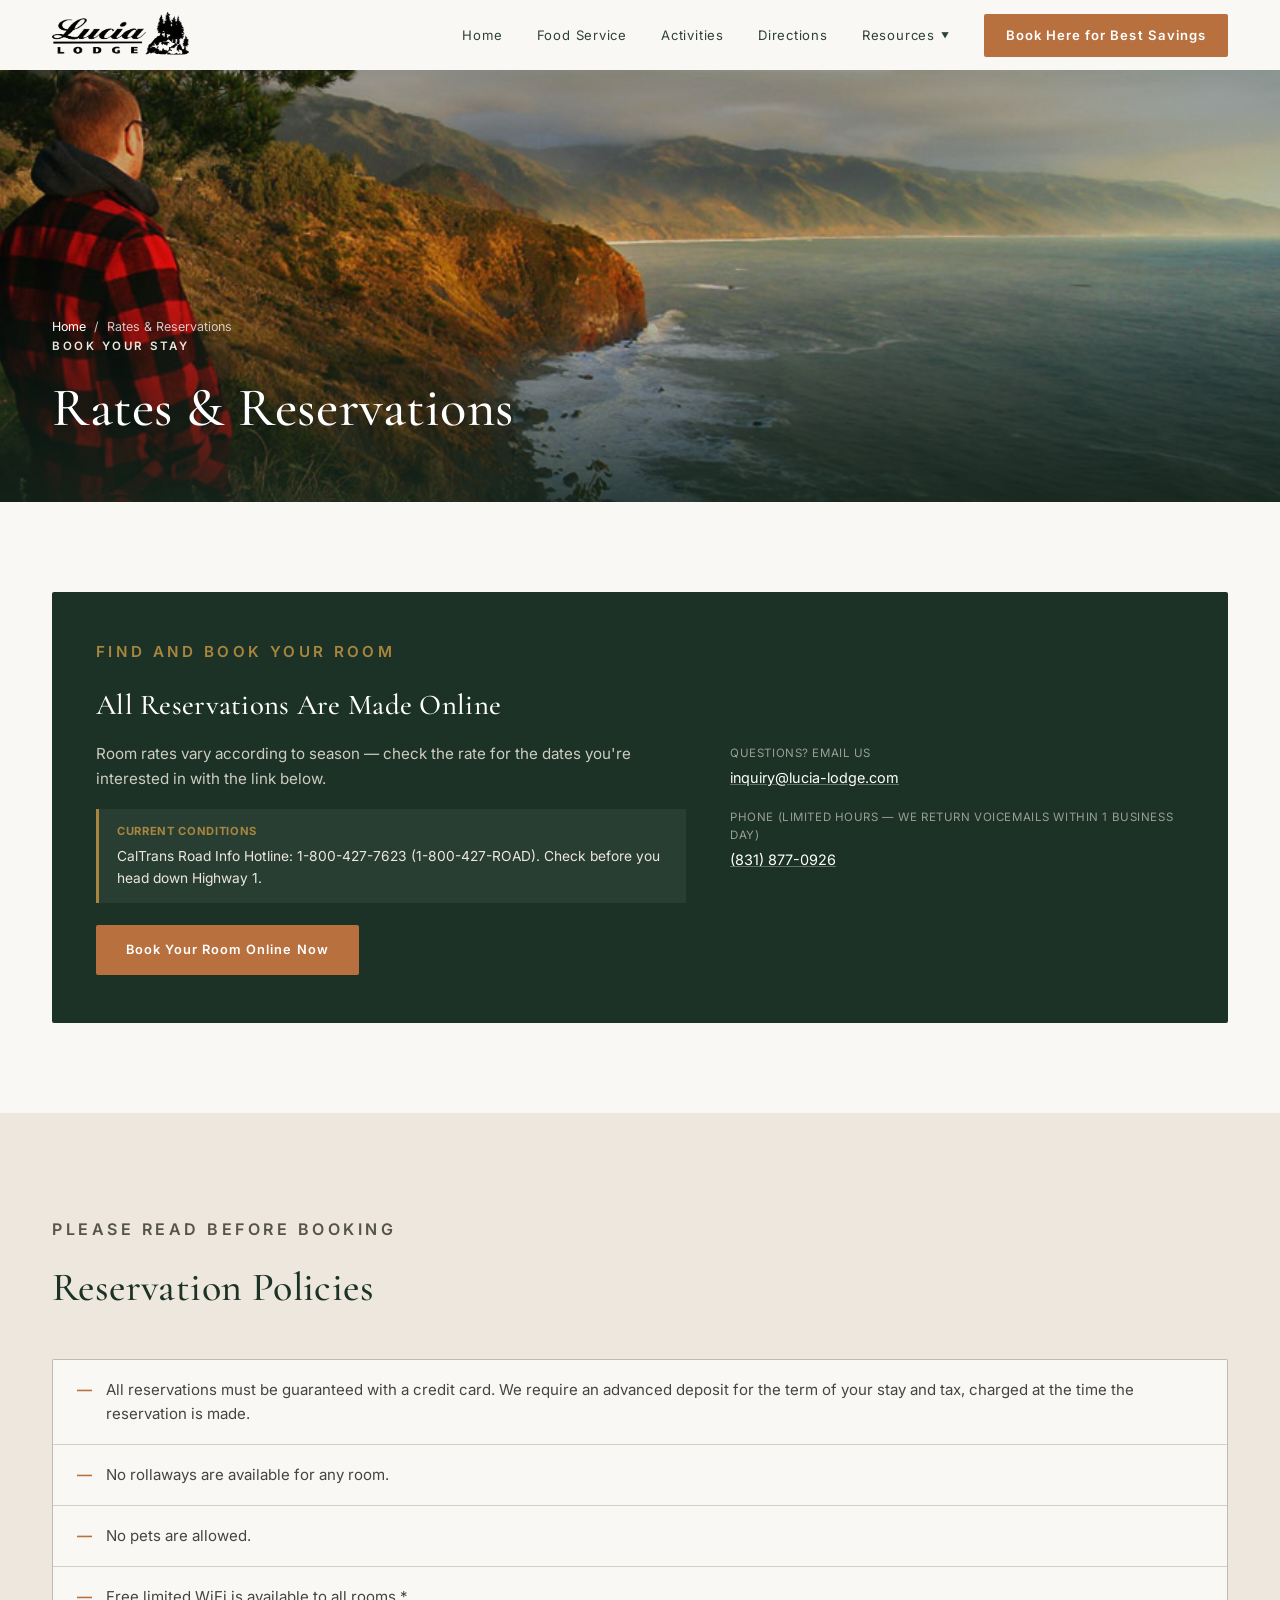
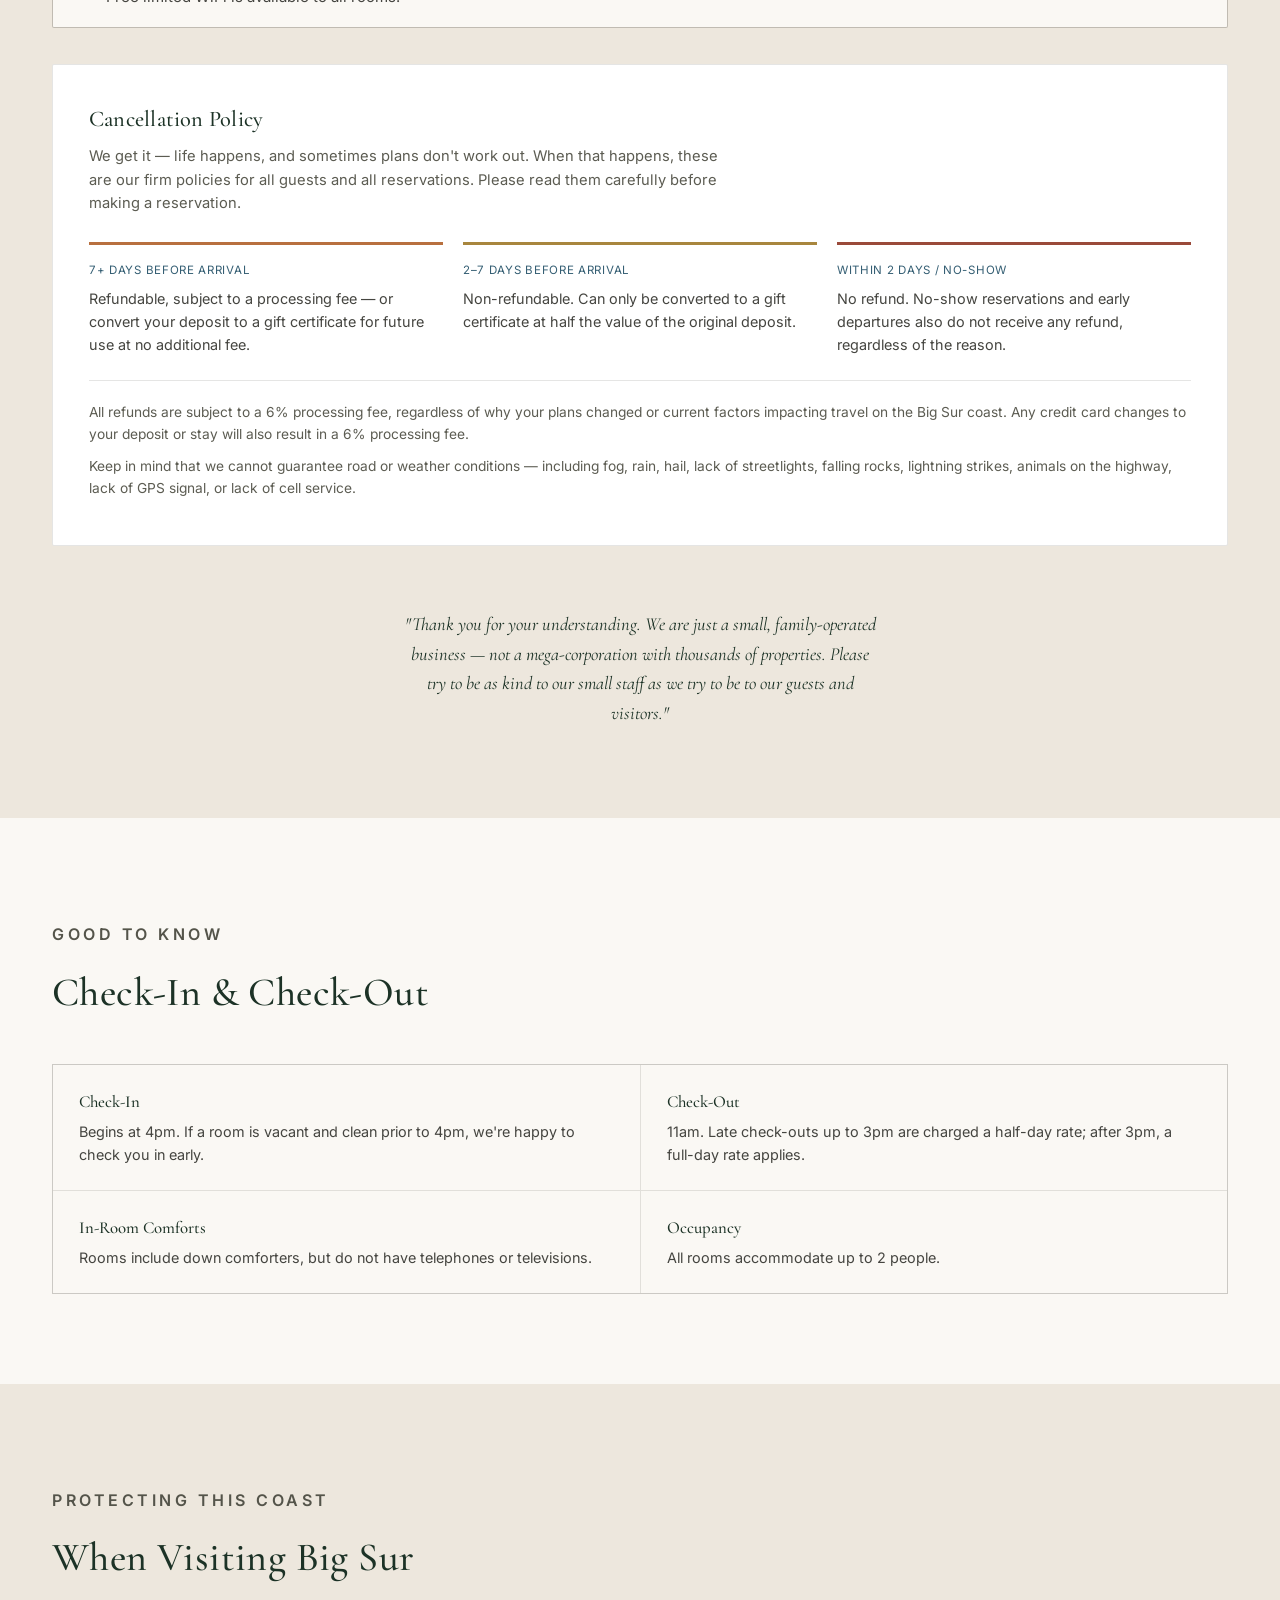
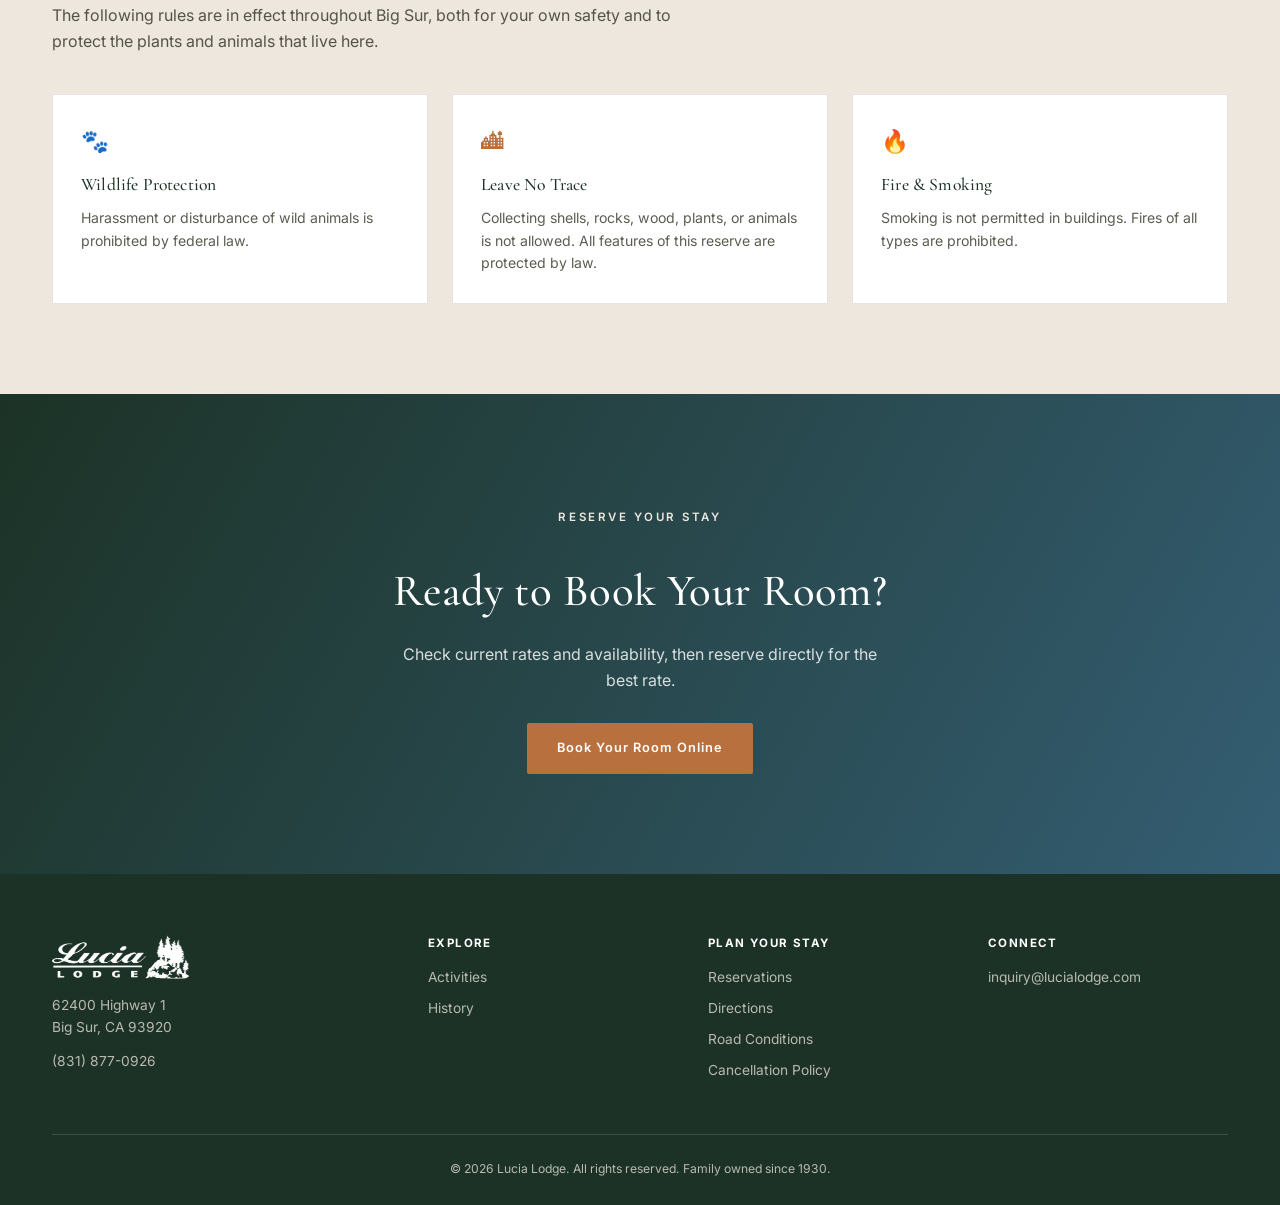
<file: RatesReservation.html>
<!DOCTYPE html>
<html lang="en">
<head>
<meta charset="UTF-8">
<meta name="viewport" content="width=device-width, initial-scale=1.0">
<title>Rates & Reservations | Lucia Lodge, Big Sur</title>
<meta name="description" content="Book your stay at Lucia Lodge online. Reservation policies, cancellation terms, check-in and check-out times, and current Highway 1 road conditions for Big Sur.">
<link rel="canonical" href="https://lucialodge.com/rates-and-reservations">
<link rel="icon" type="image/x-icon" href="media/home/favicon.ico">

<meta property="og:type" content="website">
<meta property="og:title" content="Rates & Reservations | Lucia Lodge, Big Sur">
<meta property="og:description" content="Book your stay at Lucia Lodge online, plus reservation policies, cancellation terms, and check-in details.">
<meta property="og:url" content="https://lucialodge.com/rates-and-reservations">
<meta property="og:site_name" content="Lucia Lodge">

<meta name="twitter:card" content="summary_large_image">
<meta name="twitter:title" content="Rates & Reservations | Lucia Lodge, Big Sur">
<meta name="twitter:description" content="Book your stay at Lucia Lodge online, plus reservation policies, cancellation terms, and check-in details.">

<link rel="preconnect" href="https://fonts.googleapis.com">
<link rel="preconnect" href="https://fonts.gstatic.com" crossorigin>
<link href="https://fonts.googleapis.com/css2?family=Cormorant+Garamond:ital,wght@0,400;0,500;0,600;1,400&family=Inter:wght@400;500;600&display=swap" rel="stylesheet">

<script type="application/ld+json">
{
  "@context": "https://schema.org",
  "@type": "BreadcrumbList",
  "itemListElement": [
    { "@type": "ListItem", "position": 1, "name": "Home", "item": "https://lucialodge.com/" },
    { "@type": "ListItem", "position": 2, "name": "Rates & Reservations", "item": "https://lucialodge.com/rates-and-reservations" }
  ]
}
</script>

<script type="application/ld+json">
{
  "@context": "https://schema.org",
  "@type": "FAQPage",
  "mainEntity": [
    {
      "@type": "Question",
      "name": "What is Lucia Lodge's cancellation policy?",
      "acceptedAnswer": { "@type": "Answer", "text": "Cancellations made 7 or more days before arrival are refundable, subject to a processing fee, or can be converted to a gift certificate at no fee. Cancellations made 2-7 days before arrival can only be converted to a gift certificate at half the deposit value. Cancellations within 2 days of arrival, no-shows, and early departures do not receive a refund." }
    },
    {
      "@type": "Question",
      "name": "What time is check-in and check-out at Lucia Lodge?",
      "acceptedAnswer": { "@type": "Answer", "text": "Check-in begins at 4pm, though early check-in may be available if a room is vacant and clean. Check-out is at 11am. Late check-outs up to 3pm are charged a half-day rate; after 3pm a full day rate applies." }
    },
    {
      "@type": "Question",
      "name": "Are pets allowed at Lucia Lodge?",
      "acceptedAnswer": { "@type": "Answer", "text": "No, pets are not allowed at Lucia Lodge." }
    },
    {
      "@type": "Question",
      "name": "How do I check Highway 1 road conditions before arriving?",
      "acceptedAnswer": { "@type": "Answer", "text": "Call the CalTrans Road Info Hotline at 1-800-427-7623 (1-800-427-ROAD) for current road conditions on Highway 1." }
    }
  ]
}
</script>

<style>
  :root{
    --forest:#284734; --forest-deep:#1c3226; --ocean:#345E73;
    --sand:#EDE7DD; --cream:#FAF8F4; --copper:#B8703F; --gold:#A8863E;
    --ink:#2A2A24; --line: rgba(42,42,36,0.12);
    --serif: 'Cormorant Garamond', Georgia, serif;
    --sans: 'Inter', -apple-system, BlinkMacSystemFont, sans-serif;
    --max: 1240px; --radius: 2px;
  }
  *{ box-sizing:border-box; margin:0; padding:0; }
  html{ scroll-behavior:smooth; }
  @media (prefers-reduced-motion: reduce){ html{ scroll-behavior:auto; } *{ animation-duration:.001ms !important; transition-duration:.001ms !important; } }
  body{ font-family:var(--sans); color:var(--ink); background:var(--cream); line-height:1.6; -webkit-font-smoothing:antialiased;
    padding-top: 70px; /* Space for fixed navbar */ }
  img{ max-width:100%; display:block; }
  a{ color:inherit; text-decoration:none; }
  ul{ list-style:none; }
  button{ font-family:inherit; cursor:pointer; }
  :focus-visible{ outline:2px solid var(--copper); outline-offset:3px; }
  h1,h2,h3,h4{ font-family:var(--serif); font-weight:500; color:var(--forest-deep); letter-spacing:0.01em; }
  .eyebrow{ font-family:var(--sans); font-size:.72rem; letter-spacing:.22em; text-transform:uppercase; color:var(--copper); font-weight:600; }
  .wrap{ max-width:var(--max); margin:0 auto; padding:0 32px; }
  @media (max-width:640px){ .wrap{ padding:0 20px; } }
  .section-pad{ padding:90px 0; }
  @media (max-width:640px){ .section-pad{ padding:60px 0; } }
  .section-head{ max-width:700px; margin-bottom:40px; }
  .section-head h1, .section-head h2{ font-size:clamp(1.8rem,3.2vw,2.5rem); margin-top:12px; }
  .section-head p{ margin-top:14px; color:#54544a; font-size:1rem; max-width:64ch; }

  /* header.site-nav{ position:fixed; top:0; left:0; right:0; z-index:50; padding:16px 0; background:var(--cream); box-shadow:0 2px 24px rgba(28,50,38,0.08); }
  header.site-nav .wrap{ display:flex; align-items:center; justify-content:space-between; }
  .logo{ font-family:var(--serif); font-size:1.5rem; color:var(--forest-deep); letter-spacing:.04em; display:flex; flex-direction:column; line-height:1; }
  .logo span{ font-family:var(--sans); font-size:.56rem; letter-spacing:.32em; font-weight:500; margin-top:4px; color:var(--ocean); }
  .nav-links{ display:flex; align-items:center; gap:32px; }
  .nav-links a{ font-size:.8rem; letter-spacing:.06em; color:var(--forest-deep); opacity:.85; }
  .nav-links a:hover, .nav-links a.current{ opacity:1; color:var(--copper); }
  .nav-links a.book-btn{ background:var(--copper); color:#fff !important; padding:10px 20px; border-radius:var(--radius); font-weight:600; opacity:1; }
  .nav-links a.book-btn:hover{ background:#a05f34; }
  .nav-toggle{ display:none; background:none; border:none; color:var(--forest-deep); font-size:1.6rem; }
  @media (max-width:920px){
    .nav-links{ position:fixed; top:0; right:0; height:100vh; width:min(320px,80vw); background:var(--forest-deep); flex-direction:column; justify-content:center; align-items:flex-start; gap:24px; padding:40px; transform:translateX(100%); transition:transform .4s ease; }
    .nav-links.open{ transform:translateX(0); }
    .nav-links a{ color:var(--sand) !important; font-size:1rem; }
    .nav-toggle{ display:block; z-index:60; }
  } */

  .page-hero{ position:relative; height:48vh; min-height:340px; overflow:hidden; display:flex; align-items:flex-end;
    background: radial-gradient(ellipse at 25% 20%, rgba(184,112,63,0.3), transparent 55%), linear-gradient(180deg, #4a7a63 0%, #2f5a44 35%, #1c3226 75%, #14251c 100%); }
  .page-hero::after{ content:""; position:absolute; inset:0; background:linear-gradient(0deg, rgba(20,37,28,0.85) 0%, rgba(20,37,28,0.15) 55%, rgba(20,37,28,0.3) 100%); }
  .page-hero-content{ position:relative; z-index:2; color:#fff; padding:0 32px 50px; max-width:var(--max); margin:0 auto; width:100%; }
  .page-hero h1{ color:#fff; font-size:clamp(2.1rem,4.4vw,3.4rem); margin-top:10px; }
  .breadcrumb{ font-size:.78rem; color:rgba(255,255,255,0.75); margin-top:14px; }
  .breadcrumb a{ color:#fff; }
  .page-hero img{ position:absolute; inset:0; width:100%; height:100%; object-fit:cover; }

  /* BOOKING BOX */
  .book-box{ background:var(--forest-deep); color:var(--sand); border-radius:var(--radius); padding:48px 44px; display:grid; grid-template-columns:1.3fr 1fr; gap:44px; }
  @media (max-width:820px){ .book-box{ grid-template-columns:1fr; padding:36px 26px; } }
  .book-box h2{ color:#fff; font-size:1.8rem; margin-bottom:14px; }
  .book-box p{ color:rgba(237,231,221,0.85); font-size:.95rem; margin-bottom:18px; }
  .road-note{ background:rgba(255,255,255,0.06); border-left:3px solid var(--gold); padding:14px 18px; font-size:.86rem; margin-bottom:22px; }
  .road-note strong{ color:var(--gold); display:block; font-size:.7rem; letter-spacing:.06em; text-transform:uppercase; margin-bottom:4px; }
  .book-side{ display:flex; flex-direction:column; justify-content:center; gap:18px; }
  .book-side .btn-primary{ text-align:center; }
  .contact-line{ font-size:.9rem; }
  .contact-line span{ display:block; color:rgba(237,231,221,0.6); font-size:.72rem; letter-spacing:.05em; text-transform:uppercase; margin-bottom:4px; }
  .contact-line a{ color:#fff; text-decoration:underline; text-decoration-color:rgba(255,255,255,0.3); }

  .btn{ display:inline-block; padding:15px 30px; font-size:.8rem; letter-spacing:.08em; font-weight:600; border-radius:var(--radius); transition:all .25s ease; }
  .btn-primary{ background:var(--copper); color:#fff; }
  .btn-primary:hover{ background:#a05f34; }
  .btn-outline{ border:1px solid rgba(255,255,255,0.55); color:#fff; }
  .btn-outline:hover{ background:rgba(255,255,255,0.12); }

  /* POLICY LIST */
  .why-section{ background:var(--sand); }
  .policy-list{ display:flex; flex-direction:column; gap:1px; background:var(--line); border:1px solid var(--line); border-radius:var(--radius); overflow:hidden; margin-bottom:36px; }
  .policy-list li{ background:var(--cream); padding:18px 24px; display:flex; gap:14px; align-items:flex-start; font-size:.94rem; color:#454540; }
  .policy-list li::before{ content:"—"; color:var(--copper); font-weight:600; flex-shrink:0; }

  /* CANCELLATION TIMELINE */
  .cancel-box{ background:#fff; border:1px solid var(--line); border-radius:var(--radius); padding:36px; margin-bottom:20px; }
  .cancel-box h3{ font-size:1.4rem; margin-bottom:8px; }
  .cancel-box > p{ color:#5c5c52; font-size:.92rem; margin-bottom:26px; max-width:70ch; }
  .cancel-tiers{ display:grid; grid-template-columns:repeat(3,1fr); gap:20px; }
  @media (max-width:760px){ .cancel-tiers{ grid-template-columns:1fr; } }
  .tier{ border-top:3px solid var(--copper); padding-top:16px; }
  .tier:nth-child(2){ border-top-color:var(--gold); }
  .tier:nth-child(3){ border-top-color:#9a4a3a; }
  .tier .tier-label{ font-size:.72rem; letter-spacing:.06em; text-transform:uppercase; color:var(--ocean); margin-bottom:8px; }
  .tier p{ font-size:.9rem; color:#454540; }
  .fine-print{ font-size:.86rem; color:#5c5c52; margin-top:24px; padding-top:20px; border-top:1px solid var(--line); }
  .fine-print p{ margin-bottom:10px; }

  .thanks-note{ font-family:var(--serif); font-style:italic; font-size:1.15rem; color:var(--forest-deep); text-align:center; max-width:60ch; margin:0 auto; padding:44px 0 0; }

  /* CHECK-IN GRID (reuse essentials pattern) */
  .essentials-list{ display:grid; grid-template-columns:repeat(2,1fr); gap:1px; background:var(--line); border:1px solid var(--line); }
  @media (max-width:700px){ .essentials-list{ grid-template-columns:1fr; } }
  .essential-item{ background:var(--cream); padding:24px 26px; }
  .essential-item strong{ display:block; color:var(--forest-deep); font-family:var(--serif); font-weight:500; font-size:1.05rem; margin-bottom:4px; }
  .essential-item p{ font-size:.9rem; color:#454540; }

  /* VISITING RULES */
  .rules-grid{ display:grid; grid-template-columns:repeat(3,1fr); gap:24px; }
  @media (max-width:820px){ .rules-grid{ grid-template-columns:1fr; } }
  .rule-card{ background:#fff; border:1px solid var(--line); border-radius:var(--radius); padding:28px; }
  .rule-card .icon{ font-size:1.4rem; color:var(--copper); margin-bottom:12px; display:block; }
  .rule-card h4{ font-size:1.1rem; margin-bottom:8px; }
  .rule-card p{ font-size:.88rem; color:#5c5c52; }

  .final-cta{ background:linear-gradient(120deg, var(--forest-deep), var(--ocean)); color:#fff; text-align:center; padding:100px 0; }
  .final-cta h2{ color:#fff; font-size:clamp(2rem,3.6vw,2.8rem); }
  .final-cta p{ margin:14px 0 30px; color:rgba(255,255,255,0.82); max-width:50ch; margin-left:auto; margin-right:auto; }
  .cta-row{ display:flex; gap:16px; justify-content:center; flex-wrap:wrap; }

  footer{ background:var(--forest-deep); color:rgba(237,231,221,0.75); padding:60px 0 26px; font-size:.86rem; }
  .footer-grid{ display:grid; grid-template-columns:1.4fr 1fr 1fr 1fr; gap:40px; margin-bottom:44px; }
  @media (max-width:760px){ .footer-grid{ grid-template-columns:1fr 1fr; } }
  .footer-grid h5{ color:#fff; font-size:.72rem; letter-spacing:.12em; text-transform:uppercase; margin-bottom:14px; }
  .footer-grid li{ margin-bottom:9px; }
  .footer-grid a:hover{ color:#fff; }
  .footer-logo{ font-family:var(--serif); font-size:1.4rem; color:#fff; margin-bottom:10px; }
    .footer-bottom{ 
    border-top:1px solid rgba(237,231,221,0.15); 
    padding-top:24px; 
    text-align: center;
    flex-wrap:wrap; 
    gap:12px; 
    font-size:0.76rem; 
  }

  .mobile-book{ display:none; position:fixed; bottom:0; left:0; right:0; z-index:55; background:var(--forest-deep); padding:14px 20px; box-shadow:0 -4px 16px rgba(0,0,0,0.2); }
  .mobile-book a{ display:block; text-align:center; background:var(--copper); color:#fff; padding:14px; border-radius:var(--radius); font-size:.85rem; letter-spacing:.06em; font-weight:600; }
  @media (max-width:920px){ .mobile-book{ display:block; } body{ padding-bottom:74px; } }
</style>
<link rel="stylesheet" href="nav.css">
</head>
<body>

<!-- ============ NAVIGATION ============ -->
<header class="site-nav" id="siteNav">
  <div class="wrap">
    <a href="index.html" class="logo"><img src="media/home/logo.webp" alt="Lucia Lodge"></a>
    <button class="nav-toggle" id="navToggle" aria-label="Toggle navigation" aria-expanded="false" aria-controls="navLinks">&#9776;</button>
    <nav class="nav-links" id="navLinks">
      <a href="index.html">Home</a>
      <!-- <a href="RatesReservation.html">Rates &amp; Reservations</a> -->
      <a href="food-service.html">Food Service</a>
      <a href="activities.html">Activities</a>
      <a href="directions.html" role="menuitem">Directions</a>
      <div class="dropdown" id="resourcesDropdown">
        <a href="#" role="button" aria-haspopup="true" aria-expanded="false">Resources</a>
        <div class="dropdown-content" role="menu">
          <a href="about.html" role="menuitem">About Us</a> 
          <a href="history.html" role="menuitem">History</a>
          <a href="contact.html" role="menuitem">Contact Us</a>
          <a href="faq.html" role="menuitem">FAQ</a>
        </div>
      </div>
      
      <a href="https://lucialodge.client.innroad.com/" target="_blank" class="book-btn">Book Here for Best Savings</a>
    </nav>
  </div>
</header>

<main>

  <section class="page-hero" aria-label="Rates and reservations at Lucia Lodge">
    <img src="media/reservations/ratestop.jpg" alt="Ocean view from a bed at Lucia Lodge, looking out over the cliffs and Pacific Ocean">
    <div class="page-hero-content">
      <p class="breadcrumb"><a href="index.html">Home</a> &nbsp;/&nbsp; Rates &amp; Reservations</p>
      <p class="eyebrow" style="color:var(--sand);">Book Your Stay</p>
      <h1>Rates &amp; Reservations</h1>
    </div>
  </section>

  <!-- BOOKING BOX -->
  <section class="section-pad" id="book-section">
    <div class="wrap">
      <div class="book-box">
        <div>
          <p class="eyebrow" style="color:var(--gold);">Find and Book Your Room</p>
          <h2>All Reservations Are Made Online</h2>
          <p>Room rates vary according to season &mdash; check the rate for the dates you're interested in with the link below.</p>
          <div class="road-note"><strong>Current Conditions</strong>CalTrans Road Info Hotline: 1-800-427-7623 (1-800-427-ROAD). Check before you head down Highway 1.</div>
          <a href="#" class="btn btn-primary">Book Your Room Online Now</a>
        </div>
        <div class="book-side">
          <div class="contact-line"><span>Questions? Email Us</span><a href="mailto:inquiry@lucia-lodge.com">inquiry@lucia-lodge.com</a></div>
          <div class="contact-line"><span>Phone (Limited Hours &mdash; We Return Voicemails Within 1 Business Day)</span><a href="tel:+18318770926">(831) 877-0926</a></div>
        </div>
      </div>
    </div>
  </section>

  <!-- RESERVATION POLICIES -->
  <section class="section-pad why-section" aria-labelledby="policy-heading">
    <div class="wrap">
      <div class="section-head">
        <p class="eyebrow">Please Read Before Booking</p>
        <h2 id="policy-heading">Reservation Policies</h2>
      </div>

      <ul class="policy-list">
        <li>All reservations must be guaranteed with a credit card. We require an advanced deposit for the term of your stay and tax, charged at the time the reservation is made.</li>
        <li>No rollaways are available for any room.</li>
        <li>No pets are allowed.</li>
        <li>Free limited WiFi is available to all rooms.*</li>
      </ul>

      <div class="cancel-box">
        <h3>Cancellation Policy</h3>
        <p>We get it &mdash; life happens, and sometimes plans don't work out. When that happens, these are our firm policies for all guests and all reservations. Please read them carefully before making a reservation.</p>
        <div class="cancel-tiers">
          <div class="tier">
            <div class="tier-label">7+ Days Before Arrival</div>
            <p>Refundable, subject to a processing fee &mdash; or convert your deposit to a gift certificate for future use at no additional fee.</p>
          </div>
          <div class="tier">
            <div class="tier-label">2&ndash;7 Days Before Arrival</div>
            <p>Non-refundable. Can only be converted to a gift certificate at half the value of the original deposit.</p>
          </div>
          <div class="tier">
            <div class="tier-label">Within 2 Days / No-Show</div>
            <p>No refund. No-show reservations and early departures also do not receive any refund, regardless of the reason.</p>
          </div>
        </div>
        <div class="fine-print">
          <p>All refunds are subject to a 6% processing fee, regardless of why your plans changed or current factors impacting travel on the Big Sur coast. Any credit card changes to your deposit or stay will also result in a 6% processing fee.</p>
          <p>Keep in mind that we cannot guarantee road or weather conditions &mdash; including fog, rain, hail, lack of streetlights, falling rocks, lightning strikes, animals on the highway, lack of GPS signal, or lack of cell service.</p>
        </div>
      </div>

      <p class="thanks-note">"Thank you for your understanding. We are just a small, family-operated business &mdash; not a mega-corporation with thousands of properties. Please try to be as kind to our small staff as we try to be to our guests and visitors."</p>
    </div>
  </section>

  <!-- CHECK-IN / OUT -->
  <section class="section-pad" aria-labelledby="checkin-heading">
    <div class="wrap">
      <div class="section-head">
        <p class="eyebrow">Good to Know</p>
        <h2 id="checkin-heading">Check-In &amp; Check-Out</h2>
      </div>
      <div class="essentials-list">
        <div class="essential-item"><strong>Check-In</strong><p>Begins at 4pm. If a room is vacant and clean prior to 4pm, we're happy to check you in early.</p></div>
        <div class="essential-item"><strong>Check-Out</strong><p>11am. Late check-outs up to 3pm are charged a half-day rate; after 3pm, a full-day rate applies.</p></div>
        <div class="essential-item"><strong>In-Room Comforts</strong><p>Rooms include down comforters, but do not have telephones or televisions.</p></div>
        <div class="essential-item"><strong>Occupancy</strong><p>All rooms accommodate up to 2 people.</p></div>
      </div>
    </div>
  </section>

  <!-- WHEN VISITING BIG SUR -->
  <section class="section-pad why-section" aria-labelledby="visiting-heading">
    <div class="wrap">
      <div class="section-head">
        <p class="eyebrow">Protecting This Coast</p>
        <h2 id="visiting-heading">When Visiting Big Sur</h2>
        <p>The following rules are in effect throughout Big Sur, both for your own safety and to protect the plants and animals that live here.</p>
      </div>
      <div class="rules-grid">
        <div class="rule-card">
          <span class="icon">&#128062;</span>
          <h4>Wildlife Protection</h4>
          <p>Harassment or disturbance of wild animals is prohibited by federal law.</p>
        </div>
        <div class="rule-card">
          <span class="icon">&#127961;</span>
          <h4>Leave No Trace</h4>
          <p>Collecting shells, rocks, wood, plants, or animals is not allowed. All features of this reserve are protected by law.</p>
        </div>
        <div class="rule-card">
          <span class="icon">&#128293;</span>
          <h4>Fire &amp; Smoking</h4>
          <p>Smoking is not permitted in buildings. Fires of all types are prohibited.</p>
        </div>
      </div>
    </div>
  </section>

  <!-- FINAL CTA -->
  <section class="final-cta" id="book" aria-labelledby="cta-heading">
    <div class="wrap">
      <p class="eyebrow" style="color:var(--sand);">Reserve Your Stay</p>
      <h2 id="cta-heading">Ready to Book Your Room?</h2>
      <p>Check current rates and availability, then reserve directly for the best rate.</p>
      <div class="cta-row">
        <a href="https://lucialodge.client.innroad.com/" target="_blank" class="btn btn-primary">Book Your Room Online</a>
      </div>
    </div>
  </section>

</main>

<footer id="contact">
  <div class="wrap">
    <div class="footer-grid">
      <div>
        <div class="footer-logo">
          <a href="index.html" class="logo" style="filter: invert(1);"><img src="media/home/logo.webp" alt="Lucia Lodge"></a>
        </div>
        <p>62400 Highway 1<br>Big Sur, CA 93920</p>
        <p style="margin-top:12px;">(831) 877-0926</p>
      </div>
      <div>
        <h5>Explore</h5>
        <ul>
          <!-- <li><a href="rooms.html">Rooms</a></li> -->
          <li><a href="activities.html">Activities</a></li>
          <li><!-- <a href="gallery.html">Gallery</a> --></li>
          <li><a href="history.html">History</a></li>
        </ul>
      </div>
      <div>
        <h5>Plan Your Stay</h5>
        <ul>
          <li><a href="RatesReservation.html">Reservations</a></li>
          <li><a href="directions.html">Directions</a></li>
          <li><a href="https://roads.dot.ca.gov/">Road Conditions</a></li>
          <li><a href="RatesReservation.html">Cancellation Policy</a></li>
        </ul>
      </div>
      <div>
        <h5>Connect</h5>
        <ul>
          <li>inquiry@lucialodge.com</li>
        </ul>
      </div>
    </div>
    <div class="footer-bottom">
      <span>&copy; 2026 Lucia Lodge. All rights reserved. Family owned since 1930.</span>
       
    </div>
  </div>
</footer>

<div class="mobile-book"><a href="#book-section">Check Availability</a></div>

<script>
  const navToggle = document.getElementById('navToggle');
  const navLinks = document.getElementById('navLinks');
  navToggle.addEventListener('click', () => {
    const isOpen = navLinks.classList.toggle('open');
    navToggle.setAttribute('aria-expanded', String(isOpen));
  });
  navLinks.querySelectorAll('a').forEach(a => a.addEventListener('click', () => {
    navLinks.classList.remove('open');
    navToggle.setAttribute('aria-expanded', 'false');
  }));
</script>
 
 <script src="nav.js"></script>
</body>
</html>
</file>
<file: nav.css>
/* ============ NAV ============ */
header.site-nav{
  position:fixed; 
  top:0; 
  left:0; 
  right:0; 
  z-index:50;
  padding:10px 0;
  background:var(--cream);
  box-shadow:0 2px 24px rgba(28,50,38,0.08);
  transition: background 0.35s ease, box-shadow 0.35s ease, padding 0.35s ease;
}
header.site-nav .wrap{
  display:flex; 
  align-items:center; 
  justify-content:space-between;
  max-width:var(--max); 
  margin:0 auto; 
  padding:0 32px;
}

/* ============ LOGO - FIXED ============ */
.logo {
  display: flex;
  align-items: center;
  flex-shrink: 0;
  line-height: 1;
}

.logo img {
  display: block;
  width: auto;
  height: 50px; /* Fixed height for consistency */
  max-height: 50px;
  object-fit: contain;
  transition: height 0.3s ease;
}

/* Logo text fallback (if you want to keep text version) */
.logo-text {
  font-family:var(--serif);
  font-size:1.6rem;
  color:var(--forest-deep);
  letter-spacing:0.04em;
  transition:color 0.35s ease;
  display:flex; 
  flex-direction:column; 
  line-height:1;
}
.logo-text span{
  font-family:var(--sans);
  font-size:0.58rem;
  letter-spacing:0.35em;
  font-weight:500;
  margin-top:4px;
  color:var(--ocean);
  transition:color 0.35s ease;
}

.nav-links{ 
  display:flex; 
  align-items:center; 
  gap:34px; 
}
.nav-links > a{
  font-size:0.82rem;
  letter-spacing:0.06em;
  color:var(--forest-deep);
  transition:color 0.35s ease, opacity 0.2s ease;
  opacity:0.92;
  white-space: nowrap;
}
.nav-links > a:hover{ 
  opacity:1; 
  color:var(--copper);
}
.nav-links a.book-btn{
  background:var(--copper);
  color:#fff !important;
  padding:11px 22px;
  border-radius:var(--radius);
  letter-spacing:0.08em;
  font-weight:600;
  opacity:1;
  white-space: nowrap;
}
.nav-links a.book-btn:hover{ 
  background:#a05f34; 
  color:#fff !important;
}

/* ============ DROPDOWN ============ */
.dropdown {
  position: relative;
}
.dropdown > a {
  font-size:0.82rem;
  letter-spacing:0.06em;
  color:var(--forest-deep);
  transition:color 0.35s ease, opacity 0.2s ease;
  opacity:0.92;
  cursor: pointer;
  display: flex;
  align-items: center;
  gap: 6px;
  padding: 8px 0;
  white-space: nowrap;
}
.dropdown > a:hover {
  opacity:1; 
  color:var(--copper);
}
.dropdown > a::after {
  content: "▼";
  font-size: 0.5rem;
  transition: transform 0.3s ease;
}
.dropdown:hover > a::after {
  transform: rotate(180deg);
}

.dropdown-content {
  display: none;
  position: absolute;
  top: 100%;
  left: 50%;
  transform: translateX(-50%);
  background: var(--cream);
  min-width: 190px;
  box-shadow: 0 8px 30px rgba(28,50,38,0.15);
  border-radius: var(--radius);
  padding: 8px 0;
  border: 1px solid var(--line);
}

.dropdown-content::before {
  content: "";
  position: absolute;
  top: -12px;
  left: 0;
  right: 0;
  height: 12px;
  background: transparent;
}

.dropdown-content::after {
  content: "";
  position: absolute;
  top: -6px;
  left: 50%;
  transform: translateX(-50%) rotate(45deg);
  width: 12px;
  height: 12px;
  background: var(--cream);
  border-top: 1px solid var(--line);
  border-left: 1px solid var(--line);
}

.dropdown:hover .dropdown-content {
  display: block;
  animation: dropdownFade 0.2s ease;
}

@keyframes dropdownFade {
  from {
    opacity: 0;
    transform: translateX(-50%) translateY(-6px);
  }
  to {
    opacity: 1;
    transform: translateX(-50%) translateY(0);
  }
}

.dropdown-content a {
  display: block;
  padding: 8px 24px;
  font-size: 0.78rem;
  color: var(--forest-deep);
  transition: all 0.2s ease;
  white-space: nowrap;
  position: relative;
}

.dropdown-content a:not(:last-child)::after {
  content: "";
  position: absolute;
  bottom: 0;
  left: 20px;
  right: 20px;
  height: 1px;
  background: var(--line);
}

.dropdown-content a:hover {
  background: var(--sand);
  color: var(--copper);
}

.nav-toggle{
  display:none;
  background:none; 
  border:none; 
  color:var(--forest-deep);
  font-size:1.6rem; 
  line-height:1;
  padding: 8px;
  cursor: pointer;
}

/* ============ TABLET (768px - 1024px) ============ */
@media (max-width:1024px) {
  .logo img {
    height: 42px;
    max-height: 42px;
  }
  
  .nav-links { 
    gap: 20px; 
  }
  .nav-links > a,
  .dropdown > a {
    font-size: 0.75rem;
  }
  .nav-links a.book-btn {
    padding: 8px 16px;
    font-size: 0.75rem;
  }
}

/* ============ MOBILE (below 920px) ============ */
/* ============ MOBILE (below 920px) ============ */
@media (max-width: 920px) {
  header.site-nav {
    padding: 8px 0;
    z-index: 70;                 /* keep header above the sliding panel */
  }

  header.site-nav .wrap {
    position: relative;          /* anchor for the toggle if needed */
  }

  .logo img {
    height: 38px;
    max-height: 38px;
  }

  /* ---------- Slide-in panel ---------- */
  .nav-links {
    position: fixed;
    top: 0;
    right: 0;
    height: 100vh;
    width: min(300px, 80vw);
    background: var(--forest-deep);
    flex-direction: column;
    justify-content: center;
    align-items: flex-start;
    gap: 18px;
    padding: 40px 32px;
    transform: translateX(100%);
    transition: transform 0.4s ease;
    overflow-y: auto;
    box-shadow: -8px 0 30px rgba(0, 0, 0, 0.2);
    z-index: 55;
  }
  .nav-links.open {
    transform: translateX(0);
  }
  .nav-links > a {
    color: var(--sand) !important;
    font-size: 1rem;
  }
  .nav-links a.book-btn {
    background: var(--copper);
    color: #fff !important;
    padding: 12px 24px;
    font-size: 0.9rem;
  }

  /* ---------- Dropdown ---------- */
  .dropdown {
    width: 100%;
  }
  .dropdown > a {
    color: var(--sand) !important;
    font-size: 1rem;
    padding: 4px 0;
  }
  .dropdown > a::after {
    color: var(--sand);
    margin-left: auto;
  }
  .dropdown-content {
    position: static;
    transform: none;
    background: transparent;
    box-shadow: none;
    padding: 4px 0 4px 16px;
    margin-top: 4px;
    border: none;
    display: none;
    width: 100%;
    animation: none;
  }
  .dropdown-content::before,
  .dropdown-content::after {
    display: none;
  }
  .dropdown-content a {
    color: rgba(237, 231, 221, 0.8) !important;
    padding: 6px 0;
    font-size: 0.9rem;
    white-space: normal;
  }
  .dropdown-content a:not(:last-child)::after {
    left: 0;
    right: 0;
    background: rgba(255, 255, 255, 0.08);
  }
  .dropdown-content a:hover {
    background: transparent;
    color: var(--sand) !important;
  }
  .dropdown.active .dropdown-content {
    display: block;
  }
  .dropdown.active > a::after {
    transform: rotate(180deg);
  }

  /* ---------- Hamburger → X toggle ---------- */
  .nav-toggle {
    display: flex;
    align-items: center;
    justify-content: center;
    width: 40px;
    height: 40px;
    padding: 0;
    background: none;
    border: none;
    cursor: pointer;
    position: relative;
    z-index: 60;                     /* above the panel when closed */
    color: var(--forest-deep);       /* dark bars on cream header */
    transition: color 0.3s ease;
  }

  /* Hide the literal ☰ glyph inside the button and draw our own bars */
  .nav-toggle {
    font-size: 0;                    /* collapses the &#9776; text node */
    overflow: hidden;
  }
  .nav-toggle::before,
  .nav-toggle::after {
    content: "";
    position: absolute;
    left: 50%;
    width: 22px;
    height: 2px;
    background: currentColor;
    border-radius: 2px;
    transform: translateX(-50%);
    transition: transform 0.3s ease, top 0.3s ease, background 0.3s ease;
  }
  .nav-toggle::before { top: 14px; }
  .nav-toggle::after  { top: 24px; }

  /* Middle bar — use the button's own background on a 3rd element.
     Since the button has no child span, draw the middle bar with a
     tiny gradient line: */
  .nav-toggle {
    background-image: linear-gradient(currentColor, currentColor);
    background-repeat: no-repeat;
    background-size: 22px 2px;
    background-position: center center;
  }

  /* ---------- Open state: white X over the dark panel ---------- */
  .nav-toggle[aria-expanded="true"] {
    color: #fff;                     /* white bars / X */
    z-index: 60;                     /* stay above .nav-links (55) */
  }
  .nav-toggle[aria-expanded="true"]::before {
    top: 19px;
    transform: translateX(-50%) rotate(45deg);
    background: #fff;
  }
  .nav-toggle[aria-expanded="true"]::after {
    top: 19px;
    transform: translateX(-50%) rotate(-45deg);
    background: #fff;
  }
  /* Hide middle bar when open */
  .nav-toggle[aria-expanded="true"] {
    background-image: none;
  }
}

/* ============ SMALL MOBILE (below 480px) ============ */
@media (max-width: 480px) {
  header.site-nav .wrap {
    padding: 0 16px;
  }

  .logo img {
    height: 32px;
    max-height: 32px;
  }

  .nav-links {
    width: 85vw;
    padding: 30px 24px;
    gap: 16px;
  }
  .nav-links > a,
  .dropdown > a {
    font-size: 0.9rem;
  }
  .nav-links a.book-btn {
    padding: 10px 20px;
    font-size: 0.8rem;
  }
  .dropdown-content a {
    font-size: 0.8rem;
    padding: 5px 0;
  }
}

/* ============ VERY SMALL (below 360px) ============ */
@media (max-width: 360px) {
  .logo img {
    height: 28px;
    max-height: 28px;
  }

  .nav-links {
    padding: 24px 18px;
    gap: 14px;
  }
  .nav-links > a,
  .dropdown > a {
    font-size: 0.8rem;
  }
}
</file>
